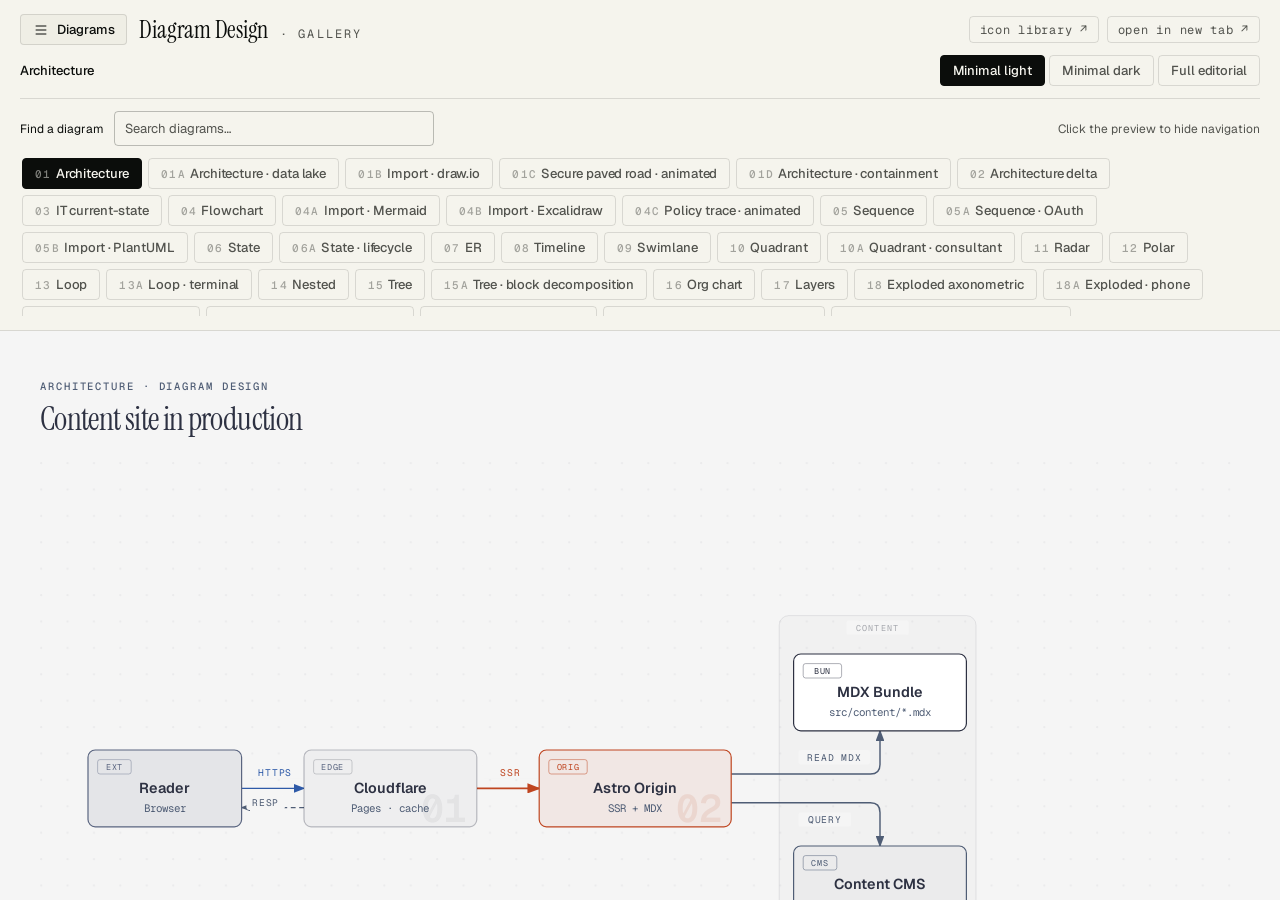
<file: skills/diagram-design/assets/index.html>
<!doctype html>
<html lang="en">
  <head>
    <meta charset="UTF-8" />
    <meta name="viewport" content="width=device-width, initial-scale=1.0" />
    <title>Diagram Design · Gallery</title>
    <link
      href="https://fonts.googleapis.com/css2?family=Instrument+Serif:ital@0;1&family=Geist:wght@400;500;600&family=Geist+Mono:wght@400;500;600&display=swap"
      rel="stylesheet"
    />
    <style>
      *,
      *::before,
      *::after {
        box-sizing: border-box;
        margin: 0;
        padding: 0;
      }
      :root {
        --paper: #f5f4ed;
        --paper-2: #efeee5;
        --ink: #0b0d0b;
        --muted: #52534e;
        --soft: #65655c;
        --rule: rgba(11, 13, 11, 0.12);
        --rule-strong: rgba(11, 13, 11, 0.25);
        --accent: #f7591f;
        --sans: "Geist", system-ui, sans-serif;
        --serif: "Instrument Serif", serif;
        --mono: "Geist Mono", ui-monospace, monospace;
      }
      html,
      body {
        height: 100%;
      }
      body {
        font-family: var(--sans);
        background: var(--paper);
        color: var(--ink);
        display: flex;
        flex-direction: column;
        overflow: hidden;
      }

      .topbar {
        padding: 0.875rem 1.25rem;
        border-bottom: 1px solid var(--rule);
        flex: 0 0 auto;
      }
      .title-row {
        display: flex;
        align-items: center;
        justify-content: space-between;
        margin-bottom: 0.625rem;
        gap: 1rem;
      }
      .title-row h1 {
        font-family: var(--serif);
        font-size: 1.5rem;
        font-weight: 400;
        letter-spacing: -0.01em;
        line-height: 1;
      }
      .title-row .meta {
        font-family: var(--mono);
        font-size: 0.75rem;
        letter-spacing: 0.18em;
        text-transform: uppercase;
        color: var(--muted);
      }
      .title-row .open-raw {
        font-family: var(--mono);
        font-size: 0.75rem;
        letter-spacing: 0.06em;
        color: var(--muted);
        text-decoration: none;
        padding: 0.3rem 0.625rem;
        border: 1px solid var(--rule);
        border-radius: 4px;
        transition:
          color 0.15s,
          border-color 0.15s;
      }
      .open-raw:hover {
        color: var(--accent);
        border-color: var(--accent);
      }

      .tabs {
        display: flex;
        flex-wrap: wrap;
        gap: 0.375rem;
        margin-bottom: 0.5rem;
      }
      .tabs.variants {
        margin-bottom: 0;
        padding: 0;
        border: 0;
        flex-wrap: nowrap;
        flex: 0 1 auto;
        gap: 0.25rem;
      }
      .tab {
        font-family: var(--sans);
        font-size: 0.8125rem;
        font-weight: 500;
        padding: 0.375rem 0.75rem;
        background: transparent;
        color: var(--muted);
        border: 1px solid var(--rule);
        border-radius: 4px;
        cursor: pointer;
        transition: all 0.12s;
        letter-spacing: -0.005em;
      }
      .tab:hover {
        color: var(--ink);
        border-color: var(--rule-strong);
      }
      .tab:disabled {
        opacity: 0.35;
        cursor: not-allowed;
      }
      .tab.active {
        background: var(--ink);
        color: var(--paper);
        border-color: var(--ink);
      }
      .tab .eyebrow {
        display: inline-block;
        margin-right: 0.25rem;
        font-family: var(--mono);
        font-size: 0.6875rem;
        letter-spacing: 0.12em;
        text-transform: uppercase;
        color: inherit;
        opacity: 0.5;
      }
      .tab.new::after {
        content: "NEW";
        display: inline-block;
        margin-left: 0.35rem;
        font-family: var(--mono);
        font-size: 0.6875rem;
        letter-spacing: 0.12em;
        color: var(--accent);
        vertical-align: 1px;
      }
      .tab.active.new::after {
        color: var(--paper);
      }

      main {
        flex: 1 1 auto;
        position: relative;
        background: var(--paper-2);
        overflow: hidden;
      }
      iframe {
        position: absolute;
        inset: 0;
        width: 100%;
        height: 100%;
        border: 0;
        background: var(--paper);
        display: block;
      }

      [hidden] { display: none !important; }
      main { min-height: 0; }
      .brand, .header-actions, .controls, .catalog-tools {
        display: flex;
        align-items: center;
        gap: 0.75rem;
        min-width: 0;
      }
      .header-actions { gap: 0.5rem; }
      .nav-toggle { display: inline-flex; align-items: center; gap: 0.5rem; flex: 0 0 auto; }
      .nav-toggle svg { width: 16px; height: 16px; }
      .nav-toggle[aria-expanded="true"] { background: var(--paper-2); color: var(--ink); }
      .controls { justify-content: space-between; gap: 1rem; }
      .current-diagram { font-size: 0.8125rem; font-weight: 500; overflow: hidden; text-overflow: ellipsis; white-space: nowrap; }
      .catalog { margin-top: 0.75rem; padding-top: 0.75rem; border-top: 1px solid var(--rule); }
      .catalog-tools { justify-content: space-between; margin-bottom: 0.625rem; }
      .search-label { display: flex; align-items: center; gap: 0.625rem; font-size: 0.75rem; min-width: 0; }
      #diagram-search {
        width: min(20rem, 45vw);
        padding: 0.5rem 0.625rem;
        border: 1px solid var(--rule-strong);
        border-radius: 4px;
        background: transparent;
        font: 0.8125rem var(--sans);
        color: var(--ink);
        caret-color: var(--accent);
      }
      #diagram-search::placeholder { color: var(--muted); }
      .catalog-hint, .empty-results { font-size: 0.75rem; color: var(--muted); }
      #type-tabs {
        max-height: min(10rem, 22vh);
        overflow-y: auto;
        overscroll-behavior: contain;
        scrollbar-width: thin;
        scrollbar-color: var(--rule-strong) var(--paper);
        margin: 0;
        padding: 2px 0.5rem 2px 2px;
      }
      #type-tabs .tab { text-align: left; max-width: 100%; overflow-wrap: anywhere; }
      .empty-results { padding: 0.75rem 0; }
      :is(button, a, input):focus-visible { outline: 2px solid var(--ink); outline-offset: 3px; }
      ::selection { background: var(--ink); color: var(--paper); }
      @media (max-width: 640px) {
        .topbar { padding: 0.75rem; }
        .title-row { flex-wrap: wrap; gap: 0.625rem; }
        .brand { flex: 1 1 auto; }
        .title-row h1 { font-size: 1.35rem; }
        .title-row .meta { display: none; }
        .header-actions { margin-left: auto; }
        .controls { flex-wrap: wrap; gap: 0.5rem; }
        .current-diagram { flex-basis: 100%; }
        .tabs.variants { flex-wrap: wrap; max-width: 100%; }
        .catalog-hint { display: none; }
        .search-label { width: 100%; }
        #diagram-search { flex: 1; width: 0; }
        #type-tabs { max-height: min(8rem, 18vh); }
      }
    </style>
  </head>
  <body>
    <header class="topbar">
      <div class="title-row">
        <div class="brand">
          <button class="tab nav-toggle" id="nav-toggle" type="button" aria-expanded="true" aria-controls="diagram-nav">
            <svg viewBox="0 0 24 24" fill="none" stroke="currentColor" stroke-width="1.5" aria-hidden="true"><path d="M4 6h16M4 12h16M4 18h16"/></svg>
            Diagrams
          </button>
        <h1>
          Diagram Design
          <span
            class="meta"
            style="
              font-family: var(--mono);
              font-size: 0.75rem;
              margin-left: 0.5rem;
            "
            >· gallery</span
          >
        </h1>
        </div>
        <div class="header-actions">
          <a class="open-raw" href="icons.html" target="_blank" rel="noopener"
            >icon library ↗</a
          >
          <a
            class="open-raw"
            id="open-raw"
            href="#"
            target="_blank"
            rel="noopener"
            >open in new tab ↗</a
          >
        </div>
      </div>

      <div class="controls">
        <p class="current-diagram" id="current-diagram">Architecture</p>
        <div
          class="tabs variants"
          id="variant-tabs"
          role="radiogroup"
          aria-label="Variant"
        >
          <button class="tab active" data-variant="">Minimal light</button>
          <button class="tab" data-variant="-dark">Minimal dark</button>
          <button class="tab" data-variant="-full">Full editorial</button>
        </div>
      </div>
      <nav class="catalog" id="diagram-nav" aria-label="Diagram catalog">
        <div class="catalog-tools">
          <label class="search-label" for="diagram-search">Find a diagram
            <input id="diagram-search" type="search" placeholder="Search diagrams…" autocomplete="off" />
          </label>
          <span class="catalog-hint">Click the preview to hide navigation</span>
        </div>
      <div class="tabs" id="type-tabs" role="radiogroup" aria-label="Diagram type">
        <button class="tab active" data-type="architecture">
          <span class="eyebrow">01</span>Architecture
        </button>
        <button class="tab" data-type="datalake" data-parent-type="architecture">
          <span class="eyebrow">01a</span>Architecture · data lake
        </button>
        <button class="tab" data-type="import-drawio" data-parent-type="architecture" data-single>
          <span class="eyebrow">01b</span>Import · draw.io
        </button>
        <button class="tab" data-type="paved-road-animated" data-parent-type="architecture" data-single>
          <span class="eyebrow">01c</span>Secure paved road · animated
        </button>
        <button class="tab" data-type="architecture-containment" data-parent-type="architecture">
          <span class="eyebrow">01d</span>Architecture · containment
        </button>
        <button class="tab" data-type="architecture-delta">
          <span class="eyebrow">02</span>Architecture delta
        </button>
        <button class="tab" data-type="it-state">
          <span class="eyebrow">03</span>IT current-state
        </button>
        <button class="tab" data-type="flowchart">
          <span class="eyebrow">04</span>Flowchart
        </button>
        <button class="tab" data-type="import-mermaid" data-parent-type="flowchart" data-single>
          <span class="eyebrow">04a</span>Import · Mermaid
        </button>
        <button class="tab" data-type="import-excalidraw" data-parent-type="flowchart" data-single>
          <span class="eyebrow">04b</span>Import · Excalidraw
        </button>
        <button class="tab" data-type="policy-trace-animated" data-parent-type="flowchart" data-single>
          <span class="eyebrow">04c</span>Policy trace · animated
        </button>
        <button class="tab" data-type="sequence">
          <span class="eyebrow">05</span>Sequence
        </button>
        <button class="tab" data-type="sequence-oauth" data-parent-type="sequence">
          <span class="eyebrow">05a</span>Sequence · OAuth
        </button>
        <button class="tab" data-type="import-plantuml" data-parent-type="sequence" data-single>
          <span class="eyebrow">05b</span>Import · PlantUML
        </button>
        <button class="tab" data-type="state">
          <span class="eyebrow">06</span>State
        </button>
        <button class="tab" data-type="state-lifecycle" data-parent-type="state">
          <span class="eyebrow">06a</span>State · lifecycle
        </button>
        <button class="tab" data-type="er">
          <span class="eyebrow">07</span>ER
        </button>
        <button class="tab" data-type="timeline">
          <span class="eyebrow">08</span>Timeline
        </button>
        <button class="tab" data-type="swimlane">
          <span class="eyebrow">09</span>Swimlane
        </button>
        <button class="tab" data-type="quadrant">
          <span class="eyebrow">10</span>Quadrant
        </button>
        <button class="tab" data-type="quadrant-consultant" data-parent-type="quadrant" data-single>
          <span class="eyebrow">10a</span>Quadrant · consultant
        </button>
        <button class="tab" data-type="radar">
          <span class="eyebrow">11</span>Radar
        </button>
        <button class="tab" data-type="polar">
          <span class="eyebrow">12</span>Polar
        </button>
        <button class="tab" data-type="loop">
          <span class="eyebrow">13</span>Loop
        </button>
        <button class="tab" data-type="loop-terminal" data-parent-type="loop" data-single>
          <span class="eyebrow">13a</span>Loop · terminal
        </button>
        <button class="tab" data-type="nested">
          <span class="eyebrow">14</span>Nested
        </button>
        <button class="tab" data-type="tree">
          <span class="eyebrow">15</span>Tree
        </button>
        <button class="tab" data-type="tree-block-decomposition" data-parent-type="tree">
          <span class="eyebrow">15a</span>Tree · block decomposition
        </button>
        <button class="tab" data-type="org-chart">
          <span class="eyebrow">16</span>Org chart
        </button>
        <button class="tab" data-type="layers">
          <span class="eyebrow">17</span>Layers
        </button>
        <button class="tab" data-type="exploded">
          <span class="eyebrow">18</span>Exploded axonometric
        </button>
        <button class="tab" data-type="exploded-phone" data-parent-type="exploded">
          <span class="eyebrow">18a</span>Exploded · phone
        </button>
        <button class="tab" data-type="exploded-unboxing" data-parent-type="exploded">
          <span class="eyebrow">18b</span>Exploded · unboxing
        </button>
        <button class="tab" data-type="exploded-ai-stack" data-parent-type="exploded">
          <span class="eyebrow">18c</span>Exploded · AI agent stack
        </button>
        <button class="tab" data-type="exploded-keyboard" data-parent-type="exploded">
          <span class="eyebrow">18d</span>Exploded · keyboard
        </button>
        <button class="tab" data-type="exploded-phone-animated" data-parent-type="exploded" data-single>
          <span class="eyebrow">18e</span>Exploded · phone, animated
        </button>
        <button class="tab" data-type="exploded-unboxing-animated" data-parent-type="exploded" data-single>
          <span class="eyebrow">18f</span>Exploded · unboxing, animated
        </button>
        <button class="tab" data-type="exploded-ai-stack-animated" data-parent-type="exploded" data-single>
          <span class="eyebrow">18g</span>Exploded · AI agent stack, animated
        </button>
        <button class="tab" data-type="exploded-keyboard-animated" data-parent-type="exploded" data-single>
          <span class="eyebrow">18h</span>Exploded · keyboard, animated
        </button>
        <button class="tab" data-type="axonometric-plan">
          <span class="eyebrow">19</span>Axonometric plan
        </button>
        <button class="tab" data-type="axonometric-plan-campus" data-parent-type="axonometric-plan">
          <span class="eyebrow">19a</span>Axonometric plan · campus
        </button>
        <button class="tab" data-type="axonometric-plan-coffee-shop" data-parent-type="axonometric-plan">
          <span class="eyebrow">19b</span>Axonometric plan · coffee shop
        </button>
        <button class="tab" data-type="axonometric-plan-warehouse" data-parent-type="axonometric-plan">
          <span class="eyebrow">19c</span>Axonometric plan · warehouse
        </button>
        <button class="tab" data-type="axonometric-plan-campus-animated" data-parent-type="axonometric-plan" data-single>
          <span class="eyebrow">19d</span>Axonometric plan · campus, animated
        </button>
        <button class="tab" data-type="axonometric-plan-coffee-shop-animated" data-parent-type="axonometric-plan" data-single>
          <span class="eyebrow">19e</span>Axonometric plan · coffee shop, animated
        </button>
        <button class="tab" data-type="axonometric-plan-warehouse-animated" data-parent-type="axonometric-plan" data-single>
          <span class="eyebrow">19f</span>Axonometric plan · warehouse, animated
        </button>
        <button class="tab" data-type="venn">
          <span class="eyebrow">20</span>Venn
        </button>
        <button class="tab" data-type="pyramid">
          <span class="eyebrow">21</span>Pyramid
        </button>
        <button class="tab" data-type="bar">
          <span class="eyebrow">22</span>Bar
        </button>
        <button class="tab" data-type="waterfall">
          <span class="eyebrow">23</span>Waterfall
        </button>
        <button class="tab" data-type="treemap">
          <span class="eyebrow">24</span>Treemap
        </button>
        <button class="tab" data-type="marimekko" data-parent-type="treemap">
          <span class="eyebrow">24a</span>Marimekko
        </button>
        <button class="tab" data-type="heatmap">
          <span class="eyebrow">25</span>Heatmap
        </button>
        <button class="tab" data-type="line">
          <span class="eyebrow">26</span>Line
        </button>
        <button class="tab" data-type="slopegraph" data-parent-type="line">
          <span class="eyebrow">26a</span>Line · slopegraph
        </button>
        <button class="tab" data-type="ridgeline" data-parent-type="line">
          <span class="eyebrow">26b</span>Line · ridgeline
        </button>
        <button class="tab" data-type="streamgraph" data-parent-type="line">
          <span class="eyebrow">26c</span>Line · streamgraph
        </button>
        <button class="tab" data-type="bump" data-parent-type="line">
          <span class="eyebrow">26d</span>Line · bump
        </button>
        <button class="tab" data-type="gantt">
          <span class="eyebrow">27</span>Gantt
        </button>
        <button class="tab" data-type="scatter">
          <span class="eyebrow">28</span>Scatter
        </button>
        <button class="tab" data-type="bubble" data-parent-type="scatter">
          <span class="eyebrow">28a</span>Scatter · bubble
        </button>
        <button class="tab" data-type="beeswarm" data-parent-type="scatter">
          <span class="eyebrow">28b</span>Scatter · beeswarm
        </button>
        <button class="tab" data-type="box-plot" data-parent-type="scatter">
          <span class="eyebrow">28c</span>Scatter · box plot
        </button>
        <button class="tab" data-type="high-level">
          <span class="eyebrow">29</span>High-Level
        </button>
        <button class="tab" data-type="high-level-vertical" data-parent-type="high-level">
          <span class="eyebrow">29a</span>High-Level / Parametric
        </button>
        <button class="tab" data-type="process">
          <span class="eyebrow">30</span>Process
        </button>
        <button class="tab" data-type="medallion">
          <span class="eyebrow">31</span>Medallion
        </button>
        <button class="tab" data-type="data-flow">
          <span class="eyebrow">32</span>Data flow
        </button>
        <button class="tab" data-type="queue-animated" data-parent-type="data-flow" data-single>
          <span class="eyebrow">32a</span>Fan-in queue · animated
        </button>
        <button class="tab" data-type="dp-integration">
          <span class="eyebrow">33</span>DP integration
        </button>
        <button class="tab" data-type="dp-security-matrix">
          <span class="eyebrow">34</span>DP security matrix
        </button>
        <button class="tab" data-type="sankey">
          <span class="eyebrow">35</span>Sankey
        </button>
        <button class="tab" data-type="fishbone">
          <span class="eyebrow">36</span>Fishbone
        </button>
        <button class="tab" data-type="wardley">
          <span class="eyebrow">37</span>Wardley map
        </button>
        <button class="tab" data-type="kanban">
          <span class="eyebrow">38</span>Kanban
        </button>
        <button class="tab" data-type="journey">
          <span class="eyebrow">39</span>User journey
        </button>
        <button class="tab" data-type="deployment">
          <span class="eyebrow">40</span>Deployment
        </button>
        <button class="tab" data-type="dependency">
          <span class="eyebrow">41</span>Dependency graph
        </button>
        <button class="tab" data-type="arc-diagram" data-parent-type="dependency">
          <span class="eyebrow">41a</span>Dependency · arc diagram
        </button>
        <button class="tab" data-type="uml-class">
          <span class="eyebrow">42</span>UML class
        </button>
        <button class="tab" data-type="story-map">
          <span class="eyebrow">43</span>Story map
        </button>
        <button class="tab" data-type="db-schema">
          <span class="eyebrow">44</span>Database schema
        </button>
        <button class="tab" data-type="service-blueprint">
          <span class="eyebrow">45</span>Service blueprint
        </button>
        <button class="tab" data-type="sbgn">
          <span class="eyebrow">46</span>SBGN
        </button>
        <button class="tab" data-type="requirement-traceability">
          <span class="eyebrow">47</span>Requirement traceability
        </button>
        <button class="tab" data-type="event-modeling">
          <span class="eyebrow">48</span>Event modeling
        </button>
        <button class="tab" data-type="steps">
          <span class="eyebrow">49</span>Steps
        </button>
        <button class="tab" data-type="unit-grid">
          <span class="eyebrow">50</span>Unit Grid
        </button>
        <button class="tab" data-type="schedule-network">
          <span class="eyebrow">51</span>Schedule network
        </button>
        <button class="tab" data-type="git-graph">
          <span class="eyebrow">52</span>Git graph
        </button>
      </div>

        <p class="empty-results" id="empty-results" role="status" hidden>No diagrams found. Try another search.</p>
      </nav>
    </header>

    <main>
      <iframe
        id="preview"
        src="example-architecture.html"
        title="Preview"
      ></iframe>
    </main>

    <script>
      const state = { type: "architecture", variant: "" };
      const iframe = document.getElementById("preview");
      const openRaw = document.getElementById("open-raw");

      const nav = document.getElementById("diagram-nav");
      const navToggle = document.getElementById("nav-toggle");
      const search = document.getElementById("diagram-search");
      const typeTabs = [...document.querySelectorAll("#type-tabs .tab")];
      const diagramName = (tab) => [...tab.childNodes]
        .filter((node) => node.nodeType === Node.TEXT_NODE)
        .map((node) => node.textContent).join("").trim();

      function setNavigation(open) {
        nav.hidden = !open;
        navToggle.setAttribute("aria-expanded", String(open));
      }
      navToggle.addEventListener("click", () => setNavigation(nav.hidden));
      nav.addEventListener("keydown", (event) => {
        if (event.key === "Escape") {
          setNavigation(false);
          navToggle.focus();
        }
      });
      function filterDiagrams() {
        const query = search.value.trim().toLowerCase();
        typeTabs.forEach((tab) => {
          tab.hidden = !diagramName(tab).toLowerCase().includes(query);
        });
        const visible = typeTabs.filter((tab) => !tab.hidden);
        // Keep one visible option reachable with Tab even if selection is filtered out.
        const focusable = visible.find((tab) => tab.dataset.type === state.type) || visible[0];
        typeTabs.forEach((tab) => { tab.tabIndex = tab === focusable ? 0 : -1; });
        document.getElementById("empty-results").hidden = visible.length > 0;
      }
      search.addEventListener("input", filterDiagrams);
      // Collapse on click, not pointerdown: hiding the catalog moves the preview
      // up, so collapsing mid-press would pull a control out from under the pointer
      // and its click would never fire.
      document.querySelector("main").addEventListener("click", () => setNavigation(false));
      iframe.addEventListener("load", () => {
        try {
          // Iframe events do not bubble to the gallery. Bind after each example load.
          iframe.contentDocument.addEventListener("click", () => setNavigation(false));
        } catch {
          // Local file previews may have an opaque origin; focus is handled below.
        }
      });
      // Opaque local previews expose only the focus change on press. Wait for a
      // normal click to finish inside the example before moving it.
      const PREVIEW_CLICK_GRACE_MS = 400;
      let blurCollapse = 0;
      window.addEventListener("blur", () => {
        if (document.activeElement !== iframe) return;
        let accessible = false;
        try { accessible = iframe.contentDocument !== null; } catch { accessible = false; }
        if (accessible) return;
        clearTimeout(blurCollapse);
        blurCollapse = setTimeout(() => {
          if (document.activeElement === iframe) setNavigation(false);
        }, PREVIEW_CLICK_GRACE_MS);
      });

      function update() {
        const activeType = [...document.querySelectorAll("#type-tabs .tab")].find(
          (tab) => tab.dataset.type === state.type,
        );
        const name = diagramName(activeType);
        document.getElementById("current-diagram").textContent = name;
        iframe.title = `${name} preview`;
        const single = activeType && activeType.hasAttribute("data-single");
        const variantTabs = document.querySelectorAll("#variant-tabs .tab");
        if (single) state.variant = "";
        variantTabs.forEach((tab) => {
          tab.disabled = single && tab.dataset.variant !== "";
        });
        for (const [containerId, key] of [
          ["type-tabs", "type"],
          ["variant-tabs", "variant"],
        ]) {
          document.querySelectorAll(`#${containerId} .tab`).forEach((tab) => {
            const active = tab.dataset[key] === state[key];
            tab.classList.toggle("active", active);
            tab.setAttribute("aria-checked", String(active));
            tab.tabIndex = active ? 0 : -1;
          });
        }
        const src = `example-${state.type}${state.variant}.html`;
        iframe.src = src;
        openRaw.href = src;
        filterDiagrams();
        const selectedTabs = document.querySelectorAll('#variant-tabs [role="radio"][aria-checked="true"]');
        iframe.setAttribute(
          "aria-labelledby",
          ["current-diagram", ...[...selectedTabs].map((tab) => tab.id)].join(" "),
        );
      }

      function bindTabs(containerId, key) {
        const container = document.getElementById(containerId);
        const tabs = [...container.querySelectorAll(".tab")];
        tabs.forEach((tab, index) => {
          tab.id = `${containerId}-${index}`;
          tab.setAttribute("role", "radio");
          tab.setAttribute("aria-controls", "preview");
        });

        function activate(tab, focus = false) {
          state[key] = tab.dataset[key];
          update();
          if (focus) tab.focus();
        }

        container.addEventListener("click", (e) => {
          const btn = e.target.closest(".tab");
          if (!btn || btn.disabled) return;
          activate(btn);
        });
        container.addEventListener("keydown", (e) => {
          const current = e.target.closest('[role="radio"]');
          if (!current || !container.contains(current)) return;
          const enabledTabs = tabs.filter((tab) => !tab.disabled && !tab.hidden);
          const index = enabledTabs.indexOf(current);
          let next;
          if (e.key === "ArrowRight" || e.key === "ArrowDown") {
            next = enabledTabs[(index + 1) % enabledTabs.length];
          }
          if (e.key === "ArrowLeft" || e.key === "ArrowUp") {
            next = enabledTabs[(index - 1 + enabledTabs.length) % enabledTabs.length];
          }
          if (e.key === "Home") next = enabledTabs[0];
          if (e.key === "End") next = enabledTabs.at(-1);
          if (!next) return;
          e.preventDefault();
          activate(next, true);
        });
      }

      bindTabs("type-tabs", "type");
      bindTabs("variant-tabs", "variant");
      update();
    </script>
  </body>
</html>
</file>
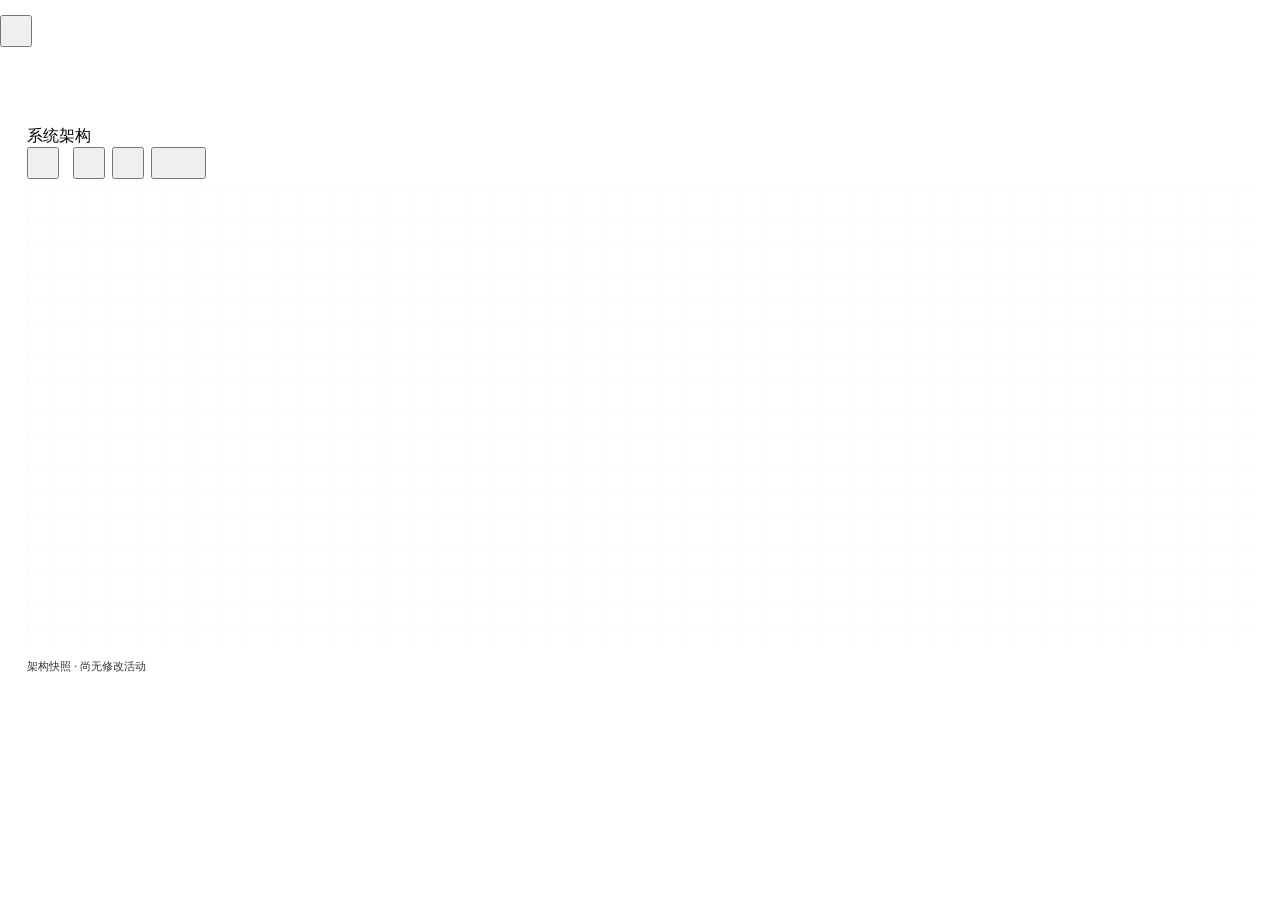
<file: skills/birdview/assets/architecture.html>
<!doctype html>
<html lang="zh-CN">
<head>
  <meta charset="utf-8">
  <meta name="viewport" content="width=device-width, initial-scale=1">
  <title>Birdview</title>
  <link rel="icon" type="image/png" href="/* BIRDVIEW_FAVICON */">
  <script>/* BIRDVIEW_THEME */</script>
  <style>/* BIRDVIEW_CSS */
    #map{flex-shrink:0;min-width:100%;width:auto}#connections{overflow:visible}.map-scroll{align-items:flex-start;max-height:70vh;overflow:auto}.node{width:190px;height:112px;transform:none}.node strong{font-size:13px}.node small{font-size:10px}.node.selected{border-color:var(--mint)}.node small,.node strong{overflow-wrap:anywhere}#evidence{white-space:pre-line}#relations li{font-family:inherit;font-size:0.8571rem;padding:0.5714rem 0;border-bottom:1px solid var(--line)}#relations strong{display:block;font-weight:500}#relations span{color:var(--muted)}.detail{margin-top:1.2857rem}aside{max-height:85vh;overflow:auto}.map-heading{gap:1.2857rem}#identity{overflow-wrap:anywhere}.task>div:first-child{min-width:0}h1{overflow-wrap:anywhere}.empty{color:var(--muted);font-size:0.8571rem}@media(max-width:1000px){aside{display:block;max-height:none}.map-scroll{max-height:55vh}}
    main{max-width:none}.workspace{grid-template-columns:minmax(0,1fr) 22.8571rem;align-items:start}.map-scroll{max-height:none;flex:none;display:block}.map-area{position:sticky;top:1.1429rem}#map{min-width:0;transform-origin:top left;position:absolute;left:0;top:0}#map-stage{position:relative;overflow:hidden;margin:0 auto}aside{max-height:none;overflow:visible}h2,#questions{overflow-wrap:anywhere}#questions{white-space:pre-line}.map-heading{flex-wrap:wrap;padding-right:1.1429rem}.map-tools{display:flex;align-items:center;gap:0.4286rem;margin-left:auto}#zoom-value{width:3.4286rem;text-align:center;font-size:0.7857rem;font-variant-numeric:tabular-nums}.node strong{line-height:1.3}.node .node-top{margin-bottom:7px}@media(max-width:1000px){.workspace{grid-template-columns:minmax(0,1fr)}.map-area{position:static}.map-scroll{max-height:none}}@media(max-width:600px){#uncertainty{display:none}}
    .flow-dot{fill:var(--mint);pointer-events:none}.flow-toggle{display:flex;align-items:center;gap:0.3571rem;margin-right:0.5714rem;font-size:0.7857rem;white-space:nowrap}.flow-toggle input{accent-color:var(--mint)}@media(prefers-reduced-motion:reduce){.flow-dot{display:none}}
    .node{border-radius:8px;text-align:center;padding:10px 12px;display:grid;grid-template-rows:18px 34px 28px;row-gap:4px;align-content:center}.node .node-top{justify-content:center;margin:0}.node strong{font-size:13px;line-height:17px;align-self:center;max-height:34px}.node small{font-size:10px;line-height:14px;margin:0;max-height:28px}.node strong,.node small{display:-webkit-box;-webkit-box-orient:vertical;-webkit-line-clamp:2;overflow:hidden}.node .uncertain-mark{position:absolute;top:8px;right:9px;width:15px;height:15px;font-size:10px;line-height:15px;border:1px solid #b89a54;border-radius:50%;color:#b89a54}.module-meta{font-size:0.7857rem;color:var(--muted);margin:0.7143rem 0}
    #language{width:6rem;height:2.4286rem;font-size:0.8571rem}.header-actions{gap:0.7143rem}@media(max-width:600px){header .simulation{display:none}.map-tools{flex-wrap:wrap;justify-content:flex-end}}
    header{height:4.4286rem}main{padding:1.2857rem 1.7143rem 0}.task{padding-bottom:1.1429rem}.task h1{font-size:1.5rem;margin:0.3571rem 0}.workspace{grid-template-columns:minmax(0,1fr);border-bottom:0}.workspace.inspector-open{grid-template-columns:minmax(0,1fr) 22.8571rem}.workspace aside{display:none}.workspace.inspector-open aside{display:block}.map-heading{padding:1rem 1.1429rem 1rem 0}.map-scroll{padding:1.4286rem 0;min-height:25.7143rem;background-image:linear-gradient(#82928b09 1px,transparent 1px),linear-gradient(90deg,#82928b09 1px,transparent 1px);background-size:1.7143rem 1.7143rem}.node{background:#232b2e;border-color:#64777b}.node[data-kind="external"]{border-style:dashed}.group-frame{position:absolute;border:1px solid #50999a80;background:#3d9b9809;border-radius:8px;pointer-events:none}.group-frame:nth-child(even){border-color:#b7995780;background:#b7995708}.group-label{position:absolute;top:12px;left:18px;right:18px;color:var(--muted);font-size:12px;white-space:nowrap;overflow:hidden;text-overflow:ellipsis}#groups{position:absolute;inset:0}#close-details{float:right}#show-details{margin-left:0.4286rem}.map-area{top:0.7143rem}@media(max-width:1000px){.workspace.inspector-open{grid-template-columns:minmax(0,1fr)}}@media(max-width:600px){main{padding:1rem 1.1429rem 0}.map-scroll{min-height:15.7143rem}.brand .subtitle{display:none}}
    button:not(.node):not(.step){width:2rem;height:2rem}button:not(.node):not(.step) svg{width:1.1429rem;height:1.1429rem}#language{height:2rem;width:5.5714rem;padding:0.2143rem 0.4286rem;font-size:0.7857rem}.map-tools{gap:0.2857rem}.header-actions{gap:0.5714rem}#zoom-value{width:3rem}.flow-toggle{margin-right:0.3571rem}
    .node{width:164px;height:72px;padding:7px 20px;grid-template-rows:26px 28px;row-gap:2px}.node .node-top{position:absolute;top:9px;left:9px;width:13px;height:13px}.node .node-top svg{width:13px;height:13px}.node strong{line-height:13px;max-height:26px}.node .uncertain-mark{top:8px;right:7px}
    .node{border-radius:12px;background:var(--node-bg);border-color:var(--node-border)}.node strong{font-weight:650}.node[data-tone="teal"]{--node-bg:#203b37;--node-border:#497e70;--node-accent:#a1e2ce}.node[data-tone="amber"]{--node-bg:#3b3324;--node-border:#897243;--node-accent:#ead096}.node[data-tone="blue"]{--node-bg:#273744;--node-border:#557f9e;--node-accent:#a8d7f3}.node[data-tone="rose"]{--node-bg:#3e2c34;--node-border:#916276;--node-accent:#edb7cb}.node .node-top svg{color:var(--node-accent)}.node:hover,.node.selected{border-color:var(--node-accent);box-shadow:0 0 0 1px var(--node-accent)}[data-theme="light"] .node[data-tone="teal"]{--node-bg:#eaf5f0;--node-border:#a1c7b6;--node-accent:#277359}[data-theme="light"] .node[data-tone="amber"]{--node-bg:#fbf3e4;--node-border:#d7bf8e;--node-accent:#8e681e}[data-theme="light"] .node[data-tone="blue"]{--node-bg:#eaf3fa;--node-border:#a4bfd3;--node-accent:#336d98}[data-theme="light"] .node[data-tone="rose"]{--node-bg:#faeef2;--node-border:#d4adbc;--node-accent:#985369}[data-theme="light"] .node{background:var(--node-bg);border-color:var(--node-border)}[data-theme="light"] .node .node-top svg{color:var(--node-accent)}[data-theme="light"] .node:hover,[data-theme="light"] .node.selected{border-color:var(--node-accent)}
    .node[data-tone="violet"]{--node-bg:#342d46;--node-border:#806aab;--node-accent:#d1b9f4}.node[data-tone="slate"]{--node-bg:#303b40;--node-border:#718892;--node-accent:#c0d6df}[data-theme="light"] .node[data-tone="violet"]{--node-bg:#f1ebfb;--node-border:#c4afdf;--node-accent:#7850a1}[data-theme="light"] .node[data-tone="slate"]{--node-bg:#edf1f4;--node-border:#afbec7;--node-accent:#536e7c}
    .node{border-width:1.5px;box-shadow:0 2px 4px #0000000a}.node strong{color:#edf5f2}.node small{color:#b1c2bd}.node[data-kind="external"]{border-style:solid}.group-frame{border-style:dashed;background:transparent}.node.selected,.node:hover{box-shadow:0 0 0 1px var(--node-accent),0 3px 8px #0000000c}[data-theme="light"] .node strong{color:#142736}[data-theme="light"] .node small{color:#52687b}[data-theme="light"] .node[data-tone="blue"]{--node-bg:#e8f3ff;--node-border:#3781c5;--node-accent:#2169a8}[data-theme="light"] .node[data-tone="teal"]{--node-bg:#dff5eb;--node-border:#129870;--node-accent:#087a58}[data-theme="light"] .node[data-tone="violet"]{--node-bg:#eee6ff;--node-border:#8b51de;--node-accent:#763bc8}[data-theme="light"] .node[data-tone="amber"]{--node-bg:#fff2da;--node-border:#d18a17;--node-accent:#b06b08}[data-theme="light"] .node[data-tone="rose"]{--node-bg:#ffebf0;--node-border:#df4a72;--node-accent:#bf3058}[data-theme="light"] .node[data-tone="slate"]{--node-bg:#edf0f5;--node-border:#7b8ba4;--node-accent:#526780}.role-legend{display:flex;flex-wrap:wrap;gap:0.8571rem;width:100%;padding-bottom:0.5714rem;border-bottom:1px solid var(--line)}.role-legend>span{display:flex;gap:0.4286rem;align-items:center}.role-legend svg{width:0.9286rem;height:0.9286rem}.role-legend [data-tone="blue"]{color:#3781c5}.role-legend [data-tone="teal"]{color:#129870}.role-legend [data-tone="violet"]{color:#9c72e0}.role-legend [data-tone="amber"]{color:#bd861f}.role-legend [data-tone="rose"]{color:#df4a72}.role-legend [data-tone="slate"]{color:#7b8ba4}
    .node.flow-hover,[data-theme="light"] .node.flow-hover{border-color:var(--node-accent);box-shadow:0 0 0 2px var(--node-accent),0 0 14px color-mix(in srgb,var(--node-accent) 45%,transparent),0 0 28px color-mix(in srgb,var(--node-accent) 22%,transparent)}.node{transition:opacity .15s ease}.edge.relevant,[data-theme="light"] .edge.relevant{stroke:var(--flow-accent);stroke-width:2;opacity:1;filter:drop-shadow(0 0 3px var(--flow-accent))}.flow-dot{fill:var(--flow-accent);filter:drop-shadow(0 0 4px var(--flow-accent))}.workspace:not(.inspector-open) .node.selected:not(.flow-hover){border-color:var(--node-border);box-shadow:0 2px 4px #0000000a}.workspace:not(.inspector-open) .node.selected:after{display:none}
    .node[data-tone="cyan"]{--node-bg:#193c43;--node-border:#448e9d;--node-accent:#8bddea}[data-theme="light"] .node[data-tone="cyan"]{--node-bg:#dff6fa;--node-border:#1596ad;--node-accent:#087e93}.role-legend [data-tone="cyan"]{color:#8bddea}[data-theme="light"] .role-legend [data-tone="cyan"]{color:#087e93}
    #relation-view{height:2rem;max-width:9.2857rem;font-size:0.7857rem;padding:0.2143rem 0.4286rem}#relation-count{font-size:0.7857rem;color:var(--muted);margin-right:0.7143rem}.node.context-muted{opacity:.5}.edge.context-muted,[data-theme="light"] .edge.context-muted{opacity:.12;filter:none}.map-tools{flex-wrap:wrap}@media(prefers-reduced-motion:reduce){.node{transition:none}}
    .hidden-relations{position:absolute;top:9px;right:9px;color:var(--node-accent);font-size:10px;font-weight:500;line-height:13px;font-variant-numeric:tabular-nums}.hidden-relations[hidden]{display:none}.node:has(.uncertain-mark) .hidden-relations{right:28px}
    .activity-panel{padding:0.8571rem 0;border-top:1px solid var(--line)}.activity-panel[hidden]{display:none}.activity-toolbar{display:flex;align-items:center;gap:0.7143rem;flex-wrap:wrap}.activity-toolbar select{max-width:100%;font-size:0.8571rem;height:2rem}.activity-toolbar span{font-size:0.7857rem;color:var(--muted)}#activity-step{margin-left:auto}#activity-summary{margin-top:0.8571rem;font-size:0.9286rem;overflow-wrap:anywhere}#activity-details{display:grid;grid-template-columns:repeat(5,minmax(0,1fr));gap:1.1429rem;margin-top:0.8571rem;font-size:0.7857rem}#activity-details[hidden]{display:none}#activity-details strong{display:block;margin-bottom:0.3571rem;color:var(--muted)}#activity-details div{white-space:pre-wrap;overflow-wrap:anywhere}.node.activity-outside{opacity:.23!important}.node.activity-scope{outline:2px dashed var(--node-accent);outline-offset:4px}.node.activity-target{opacity:1!important;box-shadow:0 0 0 2px var(--node-accent),0 0 22px var(--node-accent)!important}@media(max-width:800px){#activity-details{grid-template-columns:repeat(2,minmax(0,1fr))}#activity-step{margin-left:0;min-width:0}}
    .node.activity-outside{opacity:.48!important;filter:grayscale(1)}.node.activity-target{filter:none}.edge.activity-edge-outside{opacity:.15!important}
    #activity-mode{display:flex;flex-wrap:wrap;gap:2px;padding:0.2143rem;border:1px solid var(--line);border-radius:0.4286rem}
    #activity-mode button{width:auto;min-height:2.1429rem;height:auto;display:flex;gap:0.4286rem;padding:0.3571rem 0.7143rem;border:0;font-size:0.8571rem;white-space:nowrap}
    #activity-mode button[aria-pressed="true"]{background:var(--line);color:var(--mint)}
    .activity-history{display:flex;gap:0.2857rem;align-items:center;margin-left:auto;min-width:0;max-width:100%}.activity-history button{flex-shrink:0}#activity-step{margin:0;min-width:0;max-width:21.4286rem;flex:1}
    #activity-disclosure{margin-top:0.7143rem;font-size:0.8571rem;color:var(--muted)}#activity-disclosure summary{cursor:pointer;width:fit-content;max-width:100%;overflow-wrap:anywhere}#activity-disclosure summary:focus-visible{outline:2px solid var(--mint);outline-offset:0.2143rem}
    .map-panes{display:grid;grid-template-columns:minmax(0,1fr);gap:1.1429rem}.map-pane{min-width:0}.map-pane[hidden]{display:none}
    .pane-title{font-size:0.8571rem;font-weight:600;color:var(--muted);margin:0;padding:0.5714rem 0}.map-panes .pane-title{display:none}
    .map-panes .map-scroll{height:clamp(18.5714rem,52vh,45.7143rem);min-height:0;max-height:none;overflow:auto;cursor:grab;scrollbar-gutter:stable;touch-action:pan-x pan-y}.map-scroll:active{cursor:grabbing}
    .legend>span:last-child{gap:1.1429rem;flex-wrap:wrap}.node{border-radius:8px}.activity-toolbar button:active{transform:scale(.97)}
    @media(max-width:800px){.activity-history{margin-left:0;width:100%}#activity-step{max-width:none}#activity-details{grid-template-columns:minmax(0,1fr)}}
    @media(max-width:600px){#activity-mode{width:100%}#activity-mode button{flex:1;padding:0.3571rem 0.4286rem}.map-heading{gap:0.7143rem}.map-tools{justify-content:flex-start;margin-left:0;width:100%}.map-tools select{min-width:0}#relation-count{margin-right:2px}.map-panes .map-scroll{height:24.2857rem}.header-actions{min-width:0}.brand{gap:0.5714rem}header{gap:0.5714rem}}
    header{height:auto;min-height:4.4286rem;gap:2rem;padding-top:0.7143rem;padding-bottom:0.7143rem}header .brand,header .header-actions{flex-shrink:0}header .task{flex:1;min-width:0;padding:0;gap:1.7143rem}header .task h1{font-size:1.1429rem;line-height:1.4;margin:0.2143rem 0 0}header #identity{font-size:0.7143rem}
    @media(max-width:1000px){header{flex-wrap:wrap;gap:0.8571rem 1.4286rem}header .task{order:3;flex-basis:100%}header .header-actions{margin-left:auto}}
    @media(max-width:600px){header .task h1{font-size:1.0714rem}header .task{gap:0.8571rem}}
    :root[data-theme="light"]{background:#fff}[data-theme="light"] .map-scroll{background:#fff}
    .group-frame[data-role]{background:#242829;border-color:#78858080}.group-frame[data-role="interaction"]{background:#1c282c;border-color:#50999a80}.group-frame[data-role="runtime"]{background:#29271f;border-color:#b7995780}.group-frame[data-role="external-services"]{background:#242630;border-color:#8a82ac80}
    [data-theme="light"] .group-frame[data-role]{background:#f4f5f5}[data-theme="light"] .group-frame[data-role="interaction"]{background:#f0f7fa}[data-theme="light"] .group-frame[data-role="runtime"]{background:#faf7ee}[data-theme="light"] .group-frame[data-role="external-services"]{background:#f3f1f8}
    /* Keep the workspace within the viewport; long evidence scrolls independently. */
    html,body{height:100%;overflow:hidden}body{height:100dvh;display:flex;flex-direction:column;margin:0}
    body>header{flex:none}body>main{flex:1;min-height:0;width:100%;box-sizing:border-box;display:flex;flex-direction:column;overflow:hidden}
    .activity-panel{flex:none;max-height:30%;overflow:auto}.workspace{position:relative;flex:1;min-height:0;overflow:hidden;align-items:stretch}
    .map-area{position:static;min-height:0;overflow:hidden}.map-heading,.legend{flex:none}.legend{max-height:7.1429rem;overflow:auto;padding:0.7143rem 1.1429rem 0.7143rem 0}
    .map-panes{flex:1;min-height:0;overflow:hidden;grid-template-rows:minmax(0,1fr)}.map-pane{display:flex;flex-direction:column;min-height:0;overflow:hidden}.pane-title{flex:none}
    .map-panes .map-scroll{flex:1;height:auto;min-height:0;max-height:none;box-sizing:border-box}
    .workspace aside{min-height:0;height:100%;max-height:100%;overflow:auto;box-sizing:border-box;overscroll-behavior:contain}
    @media(max-width:1000px){.workspace.inspector-open aside{position:absolute;right:0;top:0;bottom:0;width:min(25.7143rem,100%);z-index:5;background:#202626;box-shadow:-0.5714rem 0 1.7143rem #0002}[data-theme="light"] .workspace.inspector-open aside{background:#fff}}
    @media(max-width:800px){.map-heading{padding:0.5714rem 0}.legend{max-height:4.5714rem}.activity-panel{max-height:26%}}
    .map-heading{gap:0.8571rem;padding:0.7143rem 0}.map-tools{gap:0.8571rem}.relation-tools,.zoom-tools{display:flex;align-items:center;gap:0.2857rem}.zoom-tools{border-left:1px solid var(--line);padding-left:0.8571rem}#actual{width:3.4286rem}#zoom-value{width:auto;pointer-events:none}#show-details{margin-left:0;border-left-width:2px}
    .activity-toolbar{flex-wrap:nowrap;gap:1.1429rem}.activity-history{order:2;flex-shrink:0;margin-left:auto;width:auto}.activity-toolbar #activity-summary{order:1;margin:0;min-width:0;font-size:0.8571rem;line-height:1.5}.activity-panel{padding:0.7143rem 0}#activity-disclosure{margin-top:0.4286rem}
    .legend{gap:0.8571rem;align-items:center}.legend .role-legend{width:auto;border:0;padding:0;gap:0.8571rem}.legend>span:last-child{gap:0.7143rem}#relation-count{margin:0 0 0 auto;white-space:nowrap}
    @media(max-width:1100px){.map-tools{gap:0.5714rem}.zoom-tools{padding-left:0.5714rem}.activity-toolbar{flex-wrap:wrap}.activity-toolbar #activity-summary{flex-basis:100%}.activity-history{order:0;margin-left:0}.map-heading #activity-mode{width:auto}}
    @media(max-width:600px){.map-heading #activity-mode{width:100%}.map-heading .map-tools{width:100%;justify-content:space-between}.relation-tools{gap:0.4286rem}.map-tools .flow-toggle{margin-right:0}.legend{max-height:5.5714rem}.activity-history{width:100%}}
    @media(max-width:1000px){.workspace.inspector-open aside{top:var(--toolbar-height,7.1429rem);height:calc(100% - var(--toolbar-height,7.1429rem))}}
    /* BIRDVIEW_GUIDE_CSS */
    /* Keep the first view calm: details and status remain available without competing with the map. */
    .activity-toolbar{gap:0.5714rem}.activity-toolbar #activity-source{display:none}.activity-toolbar #activity-summary,.activity-toolbar #activity-disclosure{display:none}.activity-history{gap:0.2143rem}.activity-history button{width:2.1429rem;height:2.1429rem}.legend{gap:0.7143rem;font-size:0.7143rem}.legend .role-legend{opacity:.78}.legend>span:last-child{color:var(--muted);opacity:.8}.node.dim{opacity:.2}.node.scope{opacity:.58}.edge.dim{opacity:.1}
    .show-activity-context .activity-panel{height:auto;padding:0.4286rem 0;border-bottom:1px solid var(--line);overflow:visible}.show-activity-context .activity-panel .activity-toolbar{position:relative;top:auto;right:auto}.show-activity-context .activity-panel #activity-summary{display:block;order:1;margin:0;flex:1;min-width:0;white-space:nowrap;overflow:hidden;text-overflow:ellipsis}.show-activity-context .activity-panel #activity-disclosure{display:block;order:2;margin:0;font-size:0.7857rem}.show-activity-context .activity-panel #activity-disclosure summary{cursor:pointer;color:var(--muted)}.show-activity-context .activity-panel #activity-details{grid-template-columns:repeat(4,minmax(0,1fr));gap:0.7143rem;margin-top:0.5714rem;font-size:0.7143rem}.show-activity-context .activity-panel .activity-history{order:3;margin-left:auto}
    .map-tools{gap:0.4286rem}
    .activity-panel{height:0;padding:0;border:0;position:relative;z-index:4;overflow:visible}.activity-panel .activity-toolbar{position:absolute;right:0;top:-3rem;width:auto}.activity-panel #activity-disclosure{display:none}
    /* Keep primary canvas controls visible for quick inspection. */
    .map-tools .relation-tools,.map-tools .zoom-tools{display:flex}.map-tools .relation-tools #relation-view,.map-tools .relation-tools #relation-count,.map-tools .relation-tools .flow-toggle,.map-tools .zoom-tools #zoom-out,.map-tools .zoom-tools #zoom-in,.map-tools .zoom-tools #actual,.map-tools .zoom-tools #zoom-value{display:flex}.map-tools .zoom-tools #zoom-value{align-items:center;justify-content:center}.map-tools .zoom-tools{border-left:1px solid var(--line);padding-left:0.7143rem}.map-tools #fit,.map-tools #show-details{display:flex}.map-heading{border-top:0;border-bottom:0}.activity-panel{border:0!important}.activity-panel .activity-toolbar{top:0}.activity-toolbar[hidden]{display:none!important}.brand strong{position:absolute;width:1px;height:1px;padding:0;margin:-1px;overflow:hidden;clip:rect(0,0,0,0);white-space:nowrap;border:0}header .task h1{font-size:1rem;font-weight:500;color:var(--muted)}header .simulation{display:none}
    /* Keep one page divider between header and workspace. */
    main{border-top:0}.workspace{border-top:0}
    .activity-panel,.show-activity-context .activity-panel{height:auto;max-height:none;padding:0;overflow:visible}
    .activity-panel .activity-toolbar,.show-activity-context .activity-panel .activity-toolbar{position:static;padding:0.2857rem 0}
    .show-activity-context .activity-panel{max-height:35%;overflow:auto;padding:0.5714rem 0 0.8571rem}
    .show-activity-context .activity-panel .activity-toolbar{display:flex;flex-wrap:wrap;align-items:flex-start;gap:0.5714rem 1.4286rem;width:100%}
    .show-activity-context .activity-panel #activity-summary{display:block;order:1;flex:1 1 25.7143rem;white-space:normal;overflow:visible;line-height:1.7;font-size:0.9286rem;color:inherit}
    .show-activity-context .activity-panel .activity-history{order:2;flex:0 1 auto}
    .show-activity-context .activity-panel #activity-source{display:block;order:3;flex-basis:100%;font-size:0.7143rem;color:var(--muted)}
    .show-activity-context .activity-panel #activity-disclosure{display:block;margin-top:0.4286rem}
    .activity-panel #activity-summary[hidden],.activity-panel #activity-disclosure[hidden]{display:none}
    @media(max-width:600px){.show-activity-context .activity-panel{max-height:38%}.show-activity-context .activity-panel #activity-summary{flex-basis:100%;font-size:0.8571rem}.show-activity-context .activity-panel .activity-history{width:100%;margin-left:0}.show-activity-context .activity-panel #activity-details{grid-template-columns:minmax(0,1fr)}}
    .edge.activity-edge-core,[data-theme="light"] .edge.activity-edge-core{stroke:var(--mint);stroke-width:2.5;opacity:1!important}.edge-label{display:none;font-size:11px;font-weight:600;fill:var(--mint);text-anchor:middle;paint-order:stroke;stroke:#141617;stroke-width:4px;stroke-linejoin:round;pointer-events:none}[data-theme="light"] .edge-label{stroke:#fff}.edge-label.visible{display:inline}.edge-label.context-muted{opacity:.15}.arrow-change-head{fill:var(--mint)}
    .change-callout{position:absolute;left:50%;top:calc(100% + 6px);transform:translateX(-50%);white-space:nowrap;padding:2px 8px;border-radius:999px;font-size:10px;line-height:14px;font-weight:600;color:var(--node-accent);background:var(--node-bg);border:1px solid var(--node-accent);pointer-events:none}.node:not(.activity-target) .change-callout{display:none}
    /* BIRDVIEW_CONSTRAINTS_CSS */
    .node,.edge{transition:opacity 150ms cubic-bezier(0.23,1,0.32,1)}
    :root[data-motion-input="pointer"] .workspace.inspector-open aside{transition:opacity 200ms cubic-bezier(0.23,1,0.32,1),transform 200ms cubic-bezier(0.23,1,0.32,1)}
    @starting-style{:root[data-motion-input="pointer"] .workspace.inspector-open aside{opacity:0;transform:translateX(-6px)}}
    @media(prefers-reduced-motion:reduce){.node,.edge,:root[data-motion-input="pointer"] .workspace.inspector-open aside{transition:none}}
    /* Change header: step navigation, phase and plan in one row; target chips below. */
    .show-activity-context .activity-panel .activity-toolbar{flex-wrap:nowrap;align-items:center;gap:0.8571rem}.show-activity-context .activity-panel .activity-history{order:0;margin:0;flex:none}.show-activity-context .activity-panel #activity-step{flex:none;width:auto;max-width:15.7143rem}
    #activity-phase{order:1;flex:none;padding:2px 0.6429rem;border-radius:71.3571rem;font-size:0.7857rem!important;font-weight:600;line-height:1.2857rem;color:var(--mint)!important;border:1px solid currentColor}#activity-phase[data-phase="verifying"]{color:#7fb7e8!important}#activity-phase[data-phase="failed"],#activity-phase[data-phase="cancelled"]{color:#e79a9a!important}#activity-phase[data-phase="completed"]{color:var(--muted)!important}
    [data-theme="light"] #activity-phase[data-phase="verifying"]{color:#2169a8!important}[data-theme="light"] #activity-phase[data-phase="failed"],[data-theme="light"] #activity-phase[data-phase="cancelled"]{color:#b23a3a!important}
    .show-activity-context .activity-panel #activity-summary{order:2;flex:1 1 auto;font-size:1rem;line-height:1.5}.show-activity-context .activity-panel #activity-source{order:3;flex:none;flex-basis:auto;padding:2px 0.5714rem;border:1px dashed var(--line);border-radius:0.2857rem;white-space:nowrap}
    #activity-meta{display:flex;flex-wrap:wrap;align-items:center;gap:0.4286rem 1rem;margin-top:0.5714rem}#activity-meta[hidden]{display:none}#activity-targets{display:flex;flex-wrap:wrap;align-items:center;gap:0.4286rem}.activity-targets-label{font-size:0.7857rem;color:var(--muted);margin-right:2px}
    :is(.activity-chip,.impact-row){--chip:#c0d6df}#activity-targets .activity-chip{width:auto;min-width:0;max-width:none;height:auto;min-height:0;display:inline-flex;flex-direction:row;white-space:nowrap;align-items:center;gap:0.4286rem;padding:0.2143rem 0.7143rem;border:1px solid color-mix(in srgb,var(--chip) 55%,transparent);border-radius:71.3571rem;background:color-mix(in srgb,var(--chip) 12%,transparent);color:inherit;font-size:0.8571rem;line-height:1.1429rem;cursor:pointer}.activity-chip::before{content:"";width:0.5rem;height:0.5rem;border-radius:50%;background:var(--chip)}.activity-chip:hover,.activity-chip:focus-visible{border-color:var(--chip)}
    :is(.activity-chip,.impact-row)[data-tone="teal"]{--chip:#a1e2ce}:is(.activity-chip,.impact-row)[data-tone="amber"]{--chip:#ead096}:is(.activity-chip,.impact-row)[data-tone="blue"]{--chip:#a8d7f3}:is(.activity-chip,.impact-row)[data-tone="rose"]{--chip:#edb7cb}:is(.activity-chip,.impact-row)[data-tone="violet"]{--chip:#d1b9f4}:is(.activity-chip,.impact-row)[data-tone="cyan"]{--chip:#8bddea}
    [data-theme="light"] :is(.activity-chip,.impact-row){--chip:#526780}[data-theme="light"] :is(.activity-chip,.impact-row)[data-tone="teal"]{--chip:#087a58}[data-theme="light"] :is(.activity-chip,.impact-row)[data-tone="amber"]{--chip:#b06b08}[data-theme="light"] :is(.activity-chip,.impact-row)[data-tone="blue"]{--chip:#2169a8}[data-theme="light"] :is(.activity-chip,.impact-row)[data-tone="rose"]{--chip:#bf3058}[data-theme="light"] :is(.activity-chip,.impact-row)[data-tone="violet"]{--chip:#763bc8}[data-theme="light"] :is(.activity-chip,.impact-row)[data-tone="cyan"]{--chip:#087e93}
    .show-activity-context .activity-panel #activity-disclosure{margin:0}
    @media(max-width:800px){.show-activity-context .activity-panel .activity-toolbar{flex-wrap:wrap}.show-activity-context .activity-panel #activity-summary{flex-basis:100%;order:3}.show-activity-context .activity-panel #activity-source{order:2}}
    /* Targets live in the view-toggle row; open details take the full width below it. */
    .map-heading{flex-wrap:wrap;gap:0.5714rem 1.1429rem}.map-heading #activity-meta{flex:1 1 auto;min-width:0;margin:0}.map-heading .map-tools{margin-left:auto}
    @media(max-width:800px){.map-heading #activity-meta{flex-basis:100%}}
    /* Details float over the map as a card anchored to the toolbar row, so opening them never reflows or rescales the map. */
    .map-heading{position:relative;z-index:6}.map-heading #activity-meta{position:relative}.map-heading #activity-disclosure{position:static}
    .map-heading #activity-details{position:absolute;left:0;top:calc(100% + 0.7143rem);z-index:7;width:min(40rem,calc(100vw - 3.4286rem));max-height:min(50vh,24.2857rem);overflow:auto;margin:0;padding:1rem 1.1429rem;display:grid;grid-template-columns:minmax(0,1fr);gap:0.7143rem;border:1px solid var(--line);border-radius:0.7143rem;background:#1b1f20;box-shadow:0 0.8571rem 2.2857rem -0.8571rem #000c;font-size:0.8571rem;color:inherit}
    [data-theme="light"] .map-heading #activity-details{background:#fff;box-shadow:0 0.8571rem 2.2857rem -1rem #1a2a2240}
    .map-heading #activity-details>div{display:grid;grid-template-columns:8.5714rem minmax(0,1fr);gap:0.8571rem;align-items:baseline}.map-heading #activity-details>div+div{padding-top:0.7143rem;border-top:1px solid var(--line)}.map-heading #activity-details strong{margin:0;font-weight:500}
    @media(max-width:600px){.map-heading #activity-details>div{grid-template-columns:minmax(0,1fr);gap:2px}}
    /* Outside-scope impact layer of the changes view: marked neighbours plus a list of how each connects. */
    :root{--impact:#e0a84f}:root[data-theme="light"]{--impact:#b0700a}
    .map-panes.impact{grid-template-columns:minmax(0,1fr) 21.4286rem}
    .node.impact-neighbor{opacity:.9!important;filter:saturate(.3)!important;outline:2px dashed var(--impact);outline-offset:4px}
    .edge.impact-edge,[data-theme="light"] .edge.impact-edge{stroke:var(--impact);stroke-width:1.75;opacity:1!important}
    .legend .neighbor{border:1px dashed var(--impact)}
    #impact-panel{min-width:0;overflow:auto;padding:0.2857rem 0 0.8571rem 1.4286rem;border-left:1px solid var(--line);font-size:0.8571rem}#impact-panel[hidden]{display:none}#impact-panel h2{margin:0.2857rem 0 0.4286rem;font-size:1.0714rem}
    .impact-heading{display:flex;align-items:center;gap:0.4286rem;margin:0.2857rem 0 0.8571rem}.impact-heading h2{margin:0!important}#impact-panel .impact-info{display:inline-flex;align-items:center;justify-content:center;width:1.7143rem;height:1.7143rem;min-height:0;padding:0;border:0;border-radius:50%;background:transparent;color:var(--muted);cursor:pointer}#impact-panel .impact-info:hover,#impact-panel .impact-info[aria-expanded="true"]{color:inherit;background:var(--line)}.impact-info svg{width:1.0714rem;height:1.0714rem}.impact-help{margin:-0.2857rem 0 1rem;padding:0.7143rem 0.8571rem;border-radius:0.5714rem;background:color-mix(in srgb,var(--line) 45%,transparent);color:var(--muted);font-size:0.7857rem;line-height:1.6}.impact-help[hidden]{display:none}.impact-help p{margin:0}.impact-help p+p{margin-top:0.4286rem}.impact-names{margin:0;color:var(--muted);line-height:1.6}.impact-section{display:grid;gap:0.4286rem;margin-bottom:1.1429rem}.impact-section>p{margin:0;color:var(--muted)}.impact-label{font-size:0.7857rem;font-weight:600;color:var(--muted)}
    #impact-panel .impact-row{display:grid;justify-items:start;gap:0.2143rem;width:100%;height:auto;min-height:0;padding:0.5714rem 0.7143rem;border:1px solid var(--line);border-radius:0.5714rem;background:transparent;color:inherit;text-align:left;cursor:pointer}#impact-panel .impact-row:hover,#impact-panel .impact-row:focus-visible{border-color:var(--chip)}
    #impact-panel .impact-row.neighbor{border-color:color-mix(in srgb,var(--impact) 45%,var(--line))}#impact-panel .impact-row.neighbor:hover{border-color:var(--impact)}
    .impact-row strong{display:flex;align-items:center;gap:0.4286rem;font-size:0.9286rem;font-weight:600}.impact-row strong::before{content:"";flex:none;width:0.5rem;height:0.5rem;border-radius:50%;background:var(--chip)}.impact-row small{color:var(--muted);font-size:0.7857rem;line-height:1.5}.impact-tag{font-size:0.7143rem;color:var(--mint)}
    @media(max-width:800px){.map-panes.impact{grid-template-columns:minmax(0,1fr);grid-template-rows:minmax(0,1.4fr) minmax(0,1fr)}#impact-panel{max-height:none;padding:0.8571rem 0 0;border-left:0;border-top:1px solid var(--line)}}
    #activity-meta #impact-toggle{width:auto;height:auto;min-height:0;display:inline-flex;align-items:center;gap:0.4286rem;margin-left:0.2857rem;padding:0.2143rem 0.7143rem;border:1px dashed var(--line);border-radius:71.3571rem;background:transparent;color:var(--muted);font-size:0.8571rem;line-height:1.1429rem;white-space:nowrap;cursor:pointer}#impact-toggle::before{content:"";width:0.5rem;height:0.5rem;border:1px dashed var(--impact);border-radius:2px}#activity-meta #impact-toggle[aria-pressed="true"]{border:1px solid var(--impact);background:color-mix(in srgb,var(--impact) 14%,transparent);color:inherit}#impact-toggle[aria-pressed="true"]::before{border-style:solid;background:var(--impact)}
    /* Calmer change emphasis: unrelated modules fade but keep their colour, so both views read as one map. */
    .node.activity-outside{opacity:.55!important;filter:saturate(.45)}.edge.activity-edge-outside{opacity:.28!important}.node.activity-scope{outline-width:1.5px}.node.impact-neighbor{outline-width:1.5px;filter:saturate(.6)!important}
    #map{-webkit-user-select:none;user-select:none}
    /* Mid-width screens: the impact list is a drawer over the map, so the map keeps its width. */
    .map-panes{position:relative}#impact-panel .impact-close{display:none}
    .map-panes.impact-drawer #impact-panel{position:absolute;top:0.5714rem;right:0;bottom:0.5714rem;z-index:8;width:min(24.2857rem,86%);padding:0.8571rem 1.1429rem;border:1px solid var(--line);border-radius:0.7143rem;background:#1b1f20;box-shadow:-1.1429rem 0 2.8571rem -1.2857rem #000c}
    [data-theme="light"] .map-panes.impact-drawer #impact-panel{background:#fff;box-shadow:-1.1429rem 0 2.8571rem -1.4286rem #1a2a2240}
    .map-panes.impact-drawer #impact-panel .impact-close{display:inline-flex;align-items:center;justify-content:center;width:1.8571rem;height:1.8571rem;min-height:0;margin-left:auto;padding:0;border:0;border-radius:0.4286rem;background:transparent;color:var(--muted)}.map-panes.impact-drawer #impact-panel .impact-close:hover{background:var(--line);color:inherit}
    #impact-drawer-tab{position:absolute;top:0.5714rem;right:0;z-index:7;width:auto;height:auto;min-height:0;padding:0.4286rem 0.8571rem;border:1px solid var(--impact);border-radius:71.3571rem;background:color-mix(in srgb,var(--impact) 16%,#1b1f20);color:inherit;font-size:0.8571rem;font-weight:600;white-space:nowrap;cursor:pointer}[data-theme="light"] #impact-drawer-tab{background:color-mix(in srgb,var(--impact) 12%,#fff)}#impact-drawer-tab[hidden]{display:none}
    /* Short screens: give the map the vertical space the chrome does not need. */
    @media(max-height:820px) and (min-width:801px){header{height:3.7143rem}main{padding-top:0.7143rem}.show-activity-context .activity-panel{padding:0.2857rem 0 0.4286rem}.map-heading{padding-top:0.4286rem;padding-bottom:0.4286rem}.map-panes .map-scroll{padding-top:0.5714rem;padding-bottom:0.5714rem}}
  </style>
</head>
<body>
  <header><div class="brand"><span id="brand-icon" aria-hidden="true"></span><strong>Birdview</strong></div><section class="task"><div><h1 id="project"></h1></div></section><div class="header-actions"><span class="simulation">架构快照</span><button id="theme" aria-label="切换到浅色" title="切换到浅色"></button></div></header>
  <main>
    <div class="workspace"><section class="map-area" aria-label="项目架构"><div class="map-heading"><span>系统架构</span><span id="uncertainty"></span><div class="map-tools"><button id="zoom-out" title="缩小" aria-label="缩小"></button><output id="zoom-value" aria-label="缩放比例"></output><button id="zoom-in" title="放大" aria-label="放大"></button><button id="fit" title="适配全图" aria-label="适配全图"></button><button id="actual" title="原始大小" aria-label="原始大小"></button></div></div><div class="map-scroll"><div id="map-stage"><div id="map"><svg id="connections" aria-label="模块关系"></svg><div id="nodes"></div></div></div></div><div class="legend"><span>架构快照 · 尚无修改活动</span></div></section>
      <aside><div class="eyebrow">模块详情</div><h2 id="module-name"></h2><p id="responsibility"></p><div class="field-label">文件归属</div><ul id="ownership"></ul><div class="field-label">源码证据</div><div id="evidence"></div><div class="detail"><div class="field-label">待确认</div><p id="questions"></p></div><div class="detail"><div class="field-label">相关连接</div><ul id="relations"></ul></div><div class="detail"><div class="field-label">架构标识</div><div class="eyebrow" id="identity"></div></div></aside>
    </div>
  </main>
  <script>/* BIRDVIEW_DATA */
/* BIRDVIEW_JS */</script>
</body>
</html>
</file>
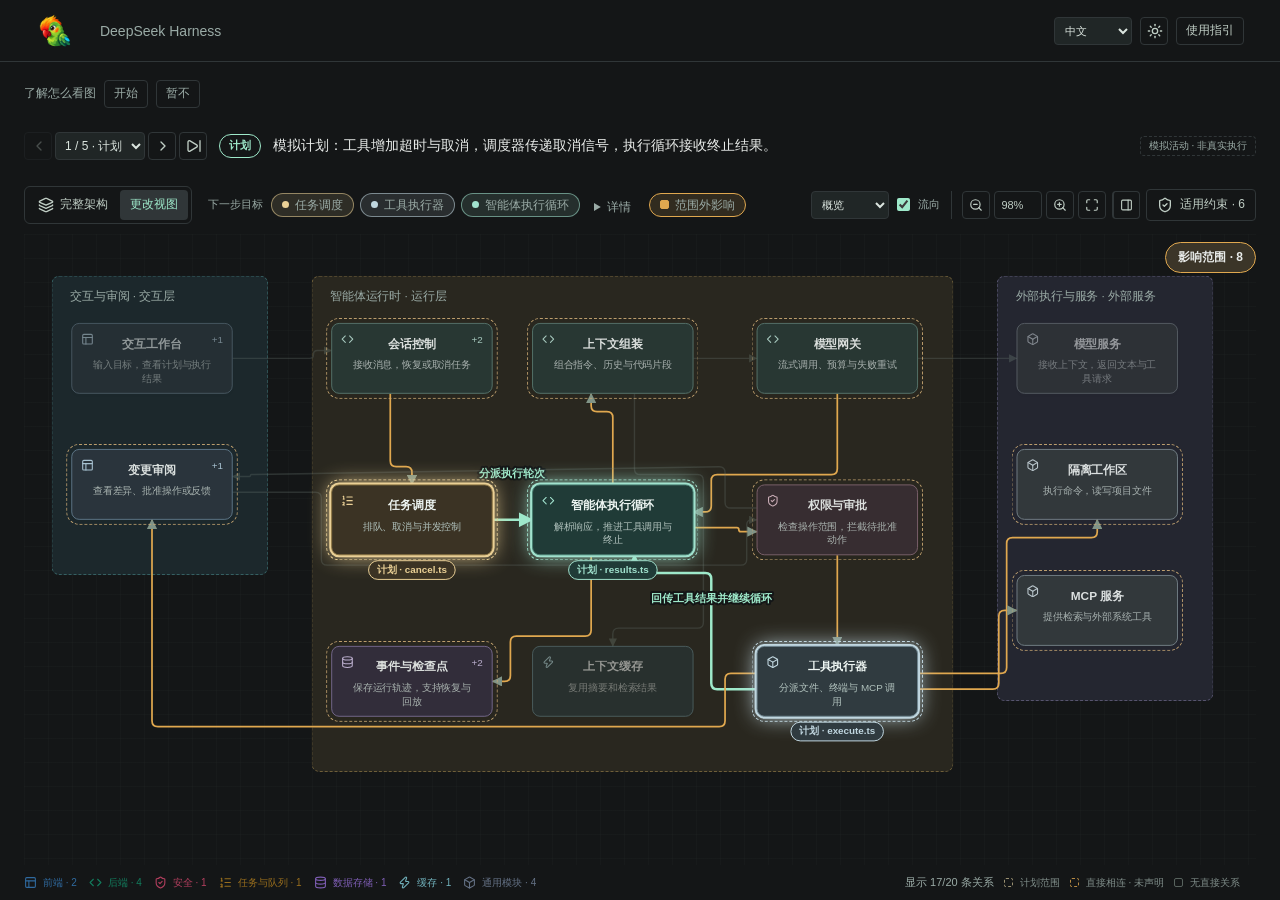
<file: skills/birdview/examples/harness-activity.html>
<!doctype html>
<html lang="zh-CN">
<head>
<!--
MIT License

Copyright (c) 2026 Qiuner

Permission is hereby granted, free of charge, to any person obtaining a copy
of this software and associated documentation files (the "Software"), to deal
in the Software without restriction, including without limitation the rights
to use, copy, modify, merge, publish, distribute, sublicense, and/or sell
copies of the Software, and to permit persons to whom the Software is
furnished to do so, subject to the following conditions:

The above copyright notice and this permission notice shall be included in all
copies or substantial portions of the Software.

THE SOFTWARE IS PROVIDED "AS IS", WITHOUT WARRANTY OF ANY KIND, EXPRESS OR
IMPLIED, INCLUDING BUT NOT LIMITED TO THE WARRANTIES OF MERCHANTABILITY,
FITNESS FOR A PARTICULAR PURPOSE AND NONINFRINGEMENT. IN NO EVENT SHALL THE
AUTHORS OR COPYRIGHT HOLDERS BE LIABLE FOR ANY CLAIM, DAMAGES OR OTHER
LIABILITY, WHETHER IN AN ACTION OF CONTRACT, TORT OR OTHERWISE, ARISING FROM,
OUT OF OR IN CONNECTION WITH THE SOFTWARE OR THE USE OR OTHER DEALINGS IN THE
SOFTWARE.

Birdview includes icons from lucide-static. The following notices apply to those
icons, including icons embedded in generated HTML. Other dependencies retain
their own licenses in their distributed packages.

ISC License

Copyright (c) 2026 Lucide Icons and Contributors

Permission to use, copy, modify, and/or distribute this software for any
purpose with or without fee is hereby granted, provided that the above
copyright notice and this permission notice appear in all copies.

THE SOFTWARE IS PROVIDED "AS IS" AND THE AUTHOR DISCLAIMS ALL WARRANTIES
WITH REGARD TO THIS SOFTWARE INCLUDING ALL IMPLIED WARRANTIES OF
MERCHANTABILITY AND FITNESS. IN NO EVENT SHALL THE AUTHOR BE LIABLE FOR
ANY SPECIAL, DIRECT, INDIRECT, OR CONSEQUENTIAL DAMAGES OR ANY DAMAGES
WHATSOEVER RESULTING FROM LOSS OF USE, DATA OR PROFITS, WHETHER IN AN
ACTION OF CONTRACT, NEGLIGENCE OR OTHER TORTIOUS ACTION, ARISING OUT OF
OR IN CONNECTION WITH THE USE OR PERFORMANCE OF THIS SOFTWARE.

---

The following Lucide icons are derived from the Feather project:

airplay, alert-circle, alert-octagon, alert-triangle, aperture, arrow-down-circle, arrow-down-left, arrow-down-right, arrow-down, arrow-left-circle, arrow-left, arrow-right-circle, arrow-right, arrow-up-circle, arrow-up-left, arrow-up-right, arrow-up, at-sign, calendar, cast, check, chevron-down, chevron-left, chevron-right, chevron-up, chevrons-down, chevrons-left, chevrons-right, chevrons-up, circle, clipboard, clock, code, columns, command, compass, corner-down-left, corner-down-right, corner-left-down, corner-left-up, corner-right-down, corner-right-up, corner-up-left, corner-up-right, crosshair, database, divide-circle, divide-square, dollar-sign, download, external-link, feather, frown, hash, headphones, help-circle, info, italic, key, layout, life-buoy, link-2, link, loader, lock, log-in, log-out, maximize, meh, minimize, minimize-2, minus-circle, minus-square, minus, monitor, moon, more-horizontal, more-vertical, move, music, navigation-2, navigation, octagon, pause-circle, percent, plus-circle, plus-square, plus, power, radio, rss, search, server, share, shopping-bag, sidebar, smartphone, smile, square, table-2, tablet, target, terminal, trash-2, trash, triangle, tv, type, upload, x-circle, x-octagon, x-square, x, zoom-in, zoom-out

The MIT License (MIT) (for the icons listed above)

Copyright (c) 2013-present Cole Bemis

Permission is hereby granted, free of charge, to any person obtaining a copy
of this software and associated documentation files (the "Software"), to deal
in the Software without restriction, including without limitation the rights
to use, copy, modify, merge, publish, distribute, sublicense, and/or sell
copies of the Software, and to permit persons to whom the Software is
furnished to do so, subject to the following conditions:

The above copyright notice and this permission notice shall be included in all
copies or substantial portions of the Software.

THE SOFTWARE IS PROVIDED "AS IS", WITHOUT WARRANTY OF ANY KIND, EXPRESS OR
IMPLIED, INCLUDING BUT NOT LIMITED TO THE WARRANTIES OF MERCHANTABILITY,
FITNESS FOR A PARTICULAR PURPOSE AND NONINFRINGEMENT. IN NO EVENT SHALL THE
AUTHORS OR COPYRIGHT HOLDERS BE LIABLE FOR ANY CLAIM, DAMAGES OR OTHER
LIABILITY, WHETHER IN AN ACTION OF CONTRACT, TORT OR OTHERWISE, ARISING FROM,
OUT OF OR IN CONNECTION WITH THE SOFTWARE OR THE USE OR OTHER DEALINGS IN THE
SOFTWARE.

-->
  <meta charset="utf-8">
  <meta name="viewport" content="width=device-width, initial-scale=1">
  <title>Birdview</title>
  <link rel="icon" type="image/png" href="[data-uri]">
  <script>// Generated from src/viewer/theme.mts. Do not edit directly.
"use strict";
(() => {
  // src/viewer/theme.mts
  try {
    if (localStorage.getItem("birdview-theme") === "light") document.documentElement.dataset.theme = "light";
  } catch {
  }
})();
</script>
  <style>:root{color-scheme:dark;font-family:Inter,"Segoe UI","Microsoft YaHei",sans-serif;color:#e8ebe9;background:#141617;font-size:clamp(14px,calc(10px + .3125vw),18px);letter-spacing:0;--mint:#9ee9ca;--muted:#9aaba6;--line:#303638}
*{box-sizing:border-box}body{margin:0}button,input,select{font:inherit}button,select{cursor:pointer}button:focus-visible,input:focus-visible,select:focus-visible{outline:2px solid var(--mint);outline-offset:0.2857rem}header{height:5.4286rem;padding:0 2.5714rem;border-bottom:1px solid var(--line);display:flex;align-items:center;justify-content:space-between;gap:1.1429rem}.brand{display:flex;gap:1rem;align-items:center}.brand>span:first-child{color:var(--mint)}.brand strong{font-size:1.7143rem}.divider{height:1.4286rem;width:1px;background:var(--line)}.subtitle{color:var(--muted);font-size:0.9286rem}svg{width:1.4286rem;height:1.4286rem;display:block}.simulation{color:#e6c98c;font-size:0.8571rem;white-space:nowrap;border-left:2px solid #e6c98c;padding-left:0.6429rem}main{max-width:107.1429rem;margin:auto;padding:2.2857rem 2.5714rem 0}.task{display:flex;justify-content:space-between;align-items:center;gap:1.7143rem;padding-bottom:2rem}.eyebrow{font-size:0.7857rem;color:var(--muted);font-weight:600}h1{font-size:1.7143rem;line-height:1.4;margin:0.7143rem 0 0;font-weight:600}.workspace{border-top:1px solid var(--line);border-bottom:1px solid var(--line);display:grid;grid-template-columns:minmax(0,1fr) 21.1429rem}.map-area{min-width:0;display:flex;flex-direction:column}.map-heading{display:flex;justify-content:space-between;align-items:center;padding:1.5714rem 1.5714rem 1.1429rem 0;color:var(--muted);font-size:0.8571rem}.toggle{display:flex;align-items:center;gap:0.5rem;color:#dde8e2}.toggle input{accent-color:var(--mint)}.map-scroll{overflow-x:auto;flex:1;display:flex;align-items:center;background-image:radial-gradient(#ffffff10 1px,transparent 1px);background-size:1.4286rem 1.4286rem}#map{height:394px;min-width:740px;width:100%;position:relative}#connections,#nodes{position:absolute;inset:0;width:100%;height:100%}.node{position:absolute;width:20%;height:98px;transform:translateY(-50%);border:1px solid #5b6864;border-radius:6px;background:#242a2b;text-align:left;color:#d8e0dc;padding:13px;transition:opacity .45s,box-shadow .45s,background .45s,border-color .45s}.node .node-top{display:flex;align-items:center;justify-content:space-between;margin-bottom:10px}.node .node-top svg{width:18px;height:18px;color:#a9beb4}.node .kind{font-size:9px;color:#a9b8b1}.node strong{display:block;font-size:13px;font-weight:500;overflow-wrap:anywhere}.node small{display:block;font-size:10px;color:#aab8b2;margin-top:4px}.node.dim{opacity:.29}.node.scope{border:1px dashed #bbaf88;opacity:.75}.node.target{opacity:1;background:#244638;border:1px solid var(--mint);box-shadow:0 0 0 5px #9ee9ca0c,0 0 36px #9ee9ca22}.node.selected:after{content:"";position:absolute;bottom:7px;right:7px;width:5px;height:5px;background:#fff;border-radius:50%}.node.target .kind,.node.target .node-top svg{color:var(--mint)}.node.verifying{border-color:#e6c98c;background:#423d2c;box-shadow:0 0 30px #e6c98c15}.node.completed{border-color:#9ee9ca;background:#283b32;box-shadow:none}.edge{fill:none;stroke:#6d7c76;stroke-width:1.4;transition:opacity .45s,stroke .45s}.edge.dim{opacity:.17}.edge.relevant{stroke:#b7ba9b;opacity:.65}.legend{display:flex;gap:1.4286rem;align-items:center;padding:1.3571rem 1.5714rem 1.3571rem 0;font-size:0.7857rem;color:var(--muted);flex-wrap:wrap}.legend span{display:flex;align-items:center;gap:0.5rem}.legend i{width:0.6429rem;height:0.6429rem;border:1px solid #68766f;border-radius:2px}.legend .planned{border:1px dashed #bbaf88}.legend .active{background:var(--mint);border-color:var(--mint)}.map-note{margin-left:auto}aside{border-left:1px solid var(--line);padding:1.7143rem;min-width:0}.phase-line{display:flex;justify-content:space-between;margin:1.4286rem 0 0.7143rem;color:var(--mint);font-size:0.8571rem}#position{color:var(--muted)}h2{font-size:1.3571rem;line-height:1.4;margin:0}p{font-size:0.8571rem;line-height:1.8;color:#b3beb8;margin:0.8571rem 0 1.4286rem}.field-label{font-size:0.7143rem;color:var(--muted);margin:1.1429rem 0 0.5714rem}ul{list-style:none;padding:0;margin:0}li,code{font-family:Consolas,monospace;font-size:0.7857rem;line-height:1.8;overflow-wrap:anywhere;color:#c5d6cd}.unmapped{color:#e6c98c;font-family:inherit;font-size:0.7143rem;margin-left:0.3571rem}.detail{border-top:1px solid var(--line);margin-top:1.5714rem;padding-top:0.2143rem}h3{font-size:1rem;margin:0.5714rem 0}.detail p{margin:0.5rem 0}#evidence{font-size:0.7857rem;line-height:1.7;color:var(--muted);overflow-wrap:anywhere}#checks{color:#e6c98c;font-size:0.7857rem;line-height:1.8;margin-top:0.8571rem}.steps{display:grid;grid-template-columns:repeat(5,minmax(0,1fr));padding-top:1.7143rem;gap:0.8571rem}.step{border:0;border-top:2px solid #343e39;border-radius:0;background:none;color:var(--muted);padding:0.9286rem 0;text-align:left;font-size:0.8571rem;display:flex;gap:0.7143rem;align-items:center}.step span{font-size:0.7143rem;opacity:.7}.step.current{border-color:var(--mint);color:var(--mint)}.step.past{border-color:#527d68}.transport{display:flex;align-items:center;gap:1.4286rem;padding:0.8571rem 0 1.4286rem}.buttons{display:flex;gap:0.5rem}button:not(.node):not(.step){width:2.4286rem;height:2.4286rem;display:grid;place-items:center;background:transparent;color:#c0cec5;border:1px solid var(--line);border-radius:0.2857rem}button:disabled{opacity:.3;cursor:default}button.primary{background:var(--mint)!important;color:#19342a!important;border-color:var(--mint)!important}#seek{flex:1;min-width:2.8571rem;accent-color:var(--mint)}select{background:#202626;color:#dbe5df;border:1px solid var(--line);padding:0.3571rem;border-radius:0.2857rem}.record-label{font-size:0.7857rem;color:var(--muted);white-space:nowrap}
.header-actions{display:flex;align-items:center;gap:1.2857rem}
.brand{gap:0.8571rem}.brand>span:first-child{width:2.5714rem;height:2.5714rem;display:block;flex:none}.brand-logo{width:100%;height:100%;display:block;object-fit:contain}
:root[data-theme="light"]{color-scheme:light;color:#202725;background:#fafbfa;--mint:#167552;--muted:#596a62;--line:#d8dfdb}
[data-theme="light"] .simulation{color:#89631e;border-color:#a87a27}
[data-theme="light"] .toggle{color:#34483c}
[data-theme="light"] .map-scroll{background-image:radial-gradient(#203f3020 1px,transparent 1px)}
[data-theme="light"] .node{background:#fff;color:#273c31;border-color:#a0afa6}
[data-theme="light"] .node .node-top svg,[data-theme="light"] .node .kind,[data-theme="light"] .node small{color:#50695b}
[data-theme="light"] .node.dim{opacity:.42}
[data-theme="light"] .node.scope{border-color:#937944;opacity:.8}
[data-theme="light"] .node.target{opacity:1;background:#e0f3e9;border-color:var(--mint);box-shadow:0 0 0 5px #16755209,0 0 30px #16755218}
[data-theme="light"] .node.target .kind,[data-theme="light"] .node.target .node-top svg{color:var(--mint)}
[data-theme="light"] .node.selected:after{background:#244c38}
[data-theme="light"] .node.verifying{background:#fff3d7;border-color:#9a7221;box-shadow:0 0 24px #9a722114}
[data-theme="light"] .node.completed{background:#e9f3ed;border-color:#3c8461;box-shadow:none}
[data-theme="light"] .edge{stroke:#7a8e81}
[data-theme="light"] .edge.relevant{stroke:#8b7444;opacity:.8}
[data-theme="light"] .legend .planned{border-color:#937944}
[data-theme="light"] p{color:#4d6356}
[data-theme="light"] li,[data-theme="light"] code{color:#355341}
[data-theme="light"] .unmapped,[data-theme="light"] #checks{color:#89631e}
[data-theme="light"] .step{border-color:#d8dfdb}
[data-theme="light"] .step.current{border-color:var(--mint)}
[data-theme="light"] .step.past{border-color:#8eaf9c}
[data-theme="light"] button:not(.node):not(.step){color:#385442}
[data-theme="light"] button.primary{color:#fff!important}
[data-theme="light"] select{background:#fff;color:#355341}

@media(min-width:1400px){#map{height:460px}.node{height:108px;padding:17px}.node strong{font-size:14px}}
@media(max-width:1000px){.workspace{grid-template-columns:minmax(0,1fr)}aside{border-left:0;border-top:1px solid var(--line);display:grid;grid-template-columns:1fr 1fr;column-gap:2rem}.detail{grid-column:2;grid-row:1 / span 8;border-top:0;margin-top:0;padding:0}.map-heading{padding-right:0}.legend{padding-right:0}.map-note{margin-left:0}}
@media(max-width:600px){header{padding:0 1.2857rem;height:4.5714rem}.brand strong{font-size:1.5714rem}.subtitle,.divider{display:none}main{padding:1.7143rem 1.2857rem 0}h1{font-size:1.4286rem}.task{gap:1rem}.eyebrow{font-size:0.7143rem}.steps{gap:0.5rem}.step{font-size:0.7143rem;display:block;line-height:1.7}.step span{display:block}.transport{gap:0.7143rem;flex-wrap:wrap}.record-label{display:none}aside{padding:1.4286rem 0;column-gap:1.2857rem}h2{font-size:1.2143rem}.legend{gap:0.8571rem}#map{min-width:740px}}
@media(prefers-reduced-motion:reduce){.node,.edge{transition:none}}

    #map{flex-shrink:0;min-width:100%;width:auto}#connections{overflow:visible}.map-scroll{align-items:flex-start;max-height:70vh;overflow:auto}.node{width:190px;height:112px;transform:none}.node strong{font-size:13px}.node small{font-size:10px}.node.selected{border-color:var(--mint)}.node small,.node strong{overflow-wrap:anywhere}#evidence{white-space:pre-line}#relations li{font-family:inherit;font-size:0.8571rem;padding:0.5714rem 0;border-bottom:1px solid var(--line)}#relations strong{display:block;font-weight:500}#relations span{color:var(--muted)}.detail{margin-top:1.2857rem}aside{max-height:85vh;overflow:auto}.map-heading{gap:1.2857rem}#identity{overflow-wrap:anywhere}.task>div:first-child{min-width:0}h1{overflow-wrap:anywhere}.empty{color:var(--muted);font-size:0.8571rem}@media(max-width:1000px){aside{display:block;max-height:none}.map-scroll{max-height:55vh}}
    main{max-width:none}.workspace{grid-template-columns:minmax(0,1fr) 22.8571rem;align-items:start}.map-scroll{max-height:none;flex:none;display:block}.map-area{position:sticky;top:1.1429rem}#map{min-width:0;transform-origin:top left;position:absolute;left:0;top:0}#map-stage{position:relative;overflow:hidden;margin:0 auto}aside{max-height:none;overflow:visible}h2,#questions{overflow-wrap:anywhere}#questions{white-space:pre-line}.map-heading{flex-wrap:wrap;padding-right:1.1429rem}.map-tools{display:flex;align-items:center;gap:0.4286rem;margin-left:auto}#zoom-value{width:3.4286rem;text-align:center;font-size:0.7857rem;font-variant-numeric:tabular-nums}.node strong{line-height:1.3}.node .node-top{margin-bottom:7px}@media(max-width:1000px){.workspace{grid-template-columns:minmax(0,1fr)}.map-area{position:static}.map-scroll{max-height:none}}@media(max-width:600px){#uncertainty{display:none}}
    .flow-dot{fill:var(--mint);pointer-events:none}.flow-toggle{display:flex;align-items:center;gap:0.3571rem;margin-right:0.5714rem;font-size:0.7857rem;white-space:nowrap}.flow-toggle input{accent-color:var(--mint)}@media(prefers-reduced-motion:reduce){.flow-dot{display:none}}
    .node{border-radius:8px;text-align:center;padding:10px 12px;display:grid;grid-template-rows:18px 34px 28px;row-gap:4px;align-content:center}.node .node-top{justify-content:center;margin:0}.node strong{font-size:13px;line-height:17px;align-self:center;max-height:34px}.node small{font-size:10px;line-height:14px;margin:0;max-height:28px}.node strong,.node small{display:-webkit-box;-webkit-box-orient:vertical;-webkit-line-clamp:2;overflow:hidden}.node .uncertain-mark{position:absolute;top:8px;right:9px;width:15px;height:15px;font-size:10px;line-height:15px;border:1px solid #b89a54;border-radius:50%;color:#b89a54}.module-meta{font-size:0.7857rem;color:var(--muted);margin:0.7143rem 0}
    #language{width:6rem;height:2.4286rem;font-size:0.8571rem}.header-actions{gap:0.7143rem}@media(max-width:600px){header .simulation{display:none}.map-tools{flex-wrap:wrap;justify-content:flex-end}}
    header{height:4.4286rem}main{padding:1.2857rem 1.7143rem 0}.task{padding-bottom:1.1429rem}.task h1{font-size:1.5rem;margin:0.3571rem 0}.workspace{grid-template-columns:minmax(0,1fr);border-bottom:0}.workspace.inspector-open{grid-template-columns:minmax(0,1fr) 22.8571rem}.workspace aside{display:none}.workspace.inspector-open aside{display:block}.map-heading{padding:1rem 1.1429rem 1rem 0}.map-scroll{padding:1.4286rem 0;min-height:25.7143rem;background-image:linear-gradient(#82928b09 1px,transparent 1px),linear-gradient(90deg,#82928b09 1px,transparent 1px);background-size:1.7143rem 1.7143rem}.node{background:#232b2e;border-color:#64777b}.node[data-kind="external"]{border-style:dashed}.group-frame{position:absolute;border:1px solid #50999a80;background:#3d9b9809;border-radius:8px;pointer-events:none}.group-frame:nth-child(even){border-color:#b7995780;background:#b7995708}.group-label{position:absolute;top:12px;left:18px;right:18px;color:var(--muted);font-size:12px;white-space:nowrap;overflow:hidden;text-overflow:ellipsis}#groups{position:absolute;inset:0}#close-details{float:right}#show-details{margin-left:0.4286rem}.map-area{top:0.7143rem}@media(max-width:1000px){.workspace.inspector-open{grid-template-columns:minmax(0,1fr)}}@media(max-width:600px){main{padding:1rem 1.1429rem 0}.map-scroll{min-height:15.7143rem}.brand .subtitle{display:none}}
    button:not(.node):not(.step){width:2rem;height:2rem}button:not(.node):not(.step) svg{width:1.1429rem;height:1.1429rem}#language{height:2rem;width:5.5714rem;padding:0.2143rem 0.4286rem;font-size:0.7857rem}.map-tools{gap:0.2857rem}.header-actions{gap:0.5714rem}#zoom-value{width:3rem}.flow-toggle{margin-right:0.3571rem}
    .node{width:164px;height:72px;padding:7px 20px;grid-template-rows:26px 28px;row-gap:2px}.node .node-top{position:absolute;top:9px;left:9px;width:13px;height:13px}.node .node-top svg{width:13px;height:13px}.node strong{line-height:13px;max-height:26px}.node .uncertain-mark{top:8px;right:7px}
    .node{border-radius:12px;background:var(--node-bg);border-color:var(--node-border)}.node strong{font-weight:650}.node[data-tone="teal"]{--node-bg:#203b37;--node-border:#497e70;--node-accent:#a1e2ce}.node[data-tone="amber"]{--node-bg:#3b3324;--node-border:#897243;--node-accent:#ead096}.node[data-tone="blue"]{--node-bg:#273744;--node-border:#557f9e;--node-accent:#a8d7f3}.node[data-tone="rose"]{--node-bg:#3e2c34;--node-border:#916276;--node-accent:#edb7cb}.node .node-top svg{color:var(--node-accent)}.node:hover,.node.selected{border-color:var(--node-accent);box-shadow:0 0 0 1px var(--node-accent)}[data-theme="light"] .node[data-tone="teal"]{--node-bg:#eaf5f0;--node-border:#a1c7b6;--node-accent:#277359}[data-theme="light"] .node[data-tone="amber"]{--node-bg:#fbf3e4;--node-border:#d7bf8e;--node-accent:#8e681e}[data-theme="light"] .node[data-tone="blue"]{--node-bg:#eaf3fa;--node-border:#a4bfd3;--node-accent:#336d98}[data-theme="light"] .node[data-tone="rose"]{--node-bg:#faeef2;--node-border:#d4adbc;--node-accent:#985369}[data-theme="light"] .node{background:var(--node-bg);border-color:var(--node-border)}[data-theme="light"] .node .node-top svg{color:var(--node-accent)}[data-theme="light"] .node:hover,[data-theme="light"] .node.selected{border-color:var(--node-accent)}
    .node[data-tone="violet"]{--node-bg:#342d46;--node-border:#806aab;--node-accent:#d1b9f4}.node[data-tone="slate"]{--node-bg:#303b40;--node-border:#718892;--node-accent:#c0d6df}[data-theme="light"] .node[data-tone="violet"]{--node-bg:#f1ebfb;--node-border:#c4afdf;--node-accent:#7850a1}[data-theme="light"] .node[data-tone="slate"]{--node-bg:#edf1f4;--node-border:#afbec7;--node-accent:#536e7c}
    .node{border-width:1.5px;box-shadow:0 2px 4px #0000000a}.node strong{color:#edf5f2}.node small{color:#b1c2bd}.node[data-kind="external"]{border-style:solid}.group-frame{border-style:dashed;background:transparent}.node.selected,.node:hover{box-shadow:0 0 0 1px var(--node-accent),0 3px 8px #0000000c}[data-theme="light"] .node strong{color:#142736}[data-theme="light"] .node small{color:#52687b}[data-theme="light"] .node[data-tone="blue"]{--node-bg:#e8f3ff;--node-border:#3781c5;--node-accent:#2169a8}[data-theme="light"] .node[data-tone="teal"]{--node-bg:#dff5eb;--node-border:#129870;--node-accent:#087a58}[data-theme="light"] .node[data-tone="violet"]{--node-bg:#eee6ff;--node-border:#8b51de;--node-accent:#763bc8}[data-theme="light"] .node[data-tone="amber"]{--node-bg:#fff2da;--node-border:#d18a17;--node-accent:#b06b08}[data-theme="light"] .node[data-tone="rose"]{--node-bg:#ffebf0;--node-border:#df4a72;--node-accent:#bf3058}[data-theme="light"] .node[data-tone="slate"]{--node-bg:#edf0f5;--node-border:#7b8ba4;--node-accent:#526780}.role-legend{display:flex;flex-wrap:wrap;gap:0.8571rem;width:100%;padding-bottom:0.5714rem;border-bottom:1px solid var(--line)}.role-legend>span{display:flex;gap:0.4286rem;align-items:center}.role-legend svg{width:0.9286rem;height:0.9286rem}.role-legend [data-tone="blue"]{color:#3781c5}.role-legend [data-tone="teal"]{color:#129870}.role-legend [data-tone="violet"]{color:#9c72e0}.role-legend [data-tone="amber"]{color:#bd861f}.role-legend [data-tone="rose"]{color:#df4a72}.role-legend [data-tone="slate"]{color:#7b8ba4}
    .node.flow-hover,[data-theme="light"] .node.flow-hover{border-color:var(--node-accent);box-shadow:0 0 0 2px var(--node-accent),0 0 14px color-mix(in srgb,var(--node-accent) 45%,transparent),0 0 28px color-mix(in srgb,var(--node-accent) 22%,transparent)}.node{transition:opacity .15s ease}.edge.relevant,[data-theme="light"] .edge.relevant{stroke:var(--flow-accent);stroke-width:2;opacity:1;filter:drop-shadow(0 0 3px var(--flow-accent))}.flow-dot{fill:var(--flow-accent);filter:drop-shadow(0 0 4px var(--flow-accent))}.workspace:not(.inspector-open) .node.selected:not(.flow-hover){border-color:var(--node-border);box-shadow:0 2px 4px #0000000a}.workspace:not(.inspector-open) .node.selected:after{display:none}
    .node[data-tone="cyan"]{--node-bg:#193c43;--node-border:#448e9d;--node-accent:#8bddea}[data-theme="light"] .node[data-tone="cyan"]{--node-bg:#dff6fa;--node-border:#1596ad;--node-accent:#087e93}.role-legend [data-tone="cyan"]{color:#8bddea}[data-theme="light"] .role-legend [data-tone="cyan"]{color:#087e93}
    #relation-view{height:2rem;max-width:9.2857rem;font-size:0.7857rem;padding:0.2143rem 0.4286rem}#relation-count{font-size:0.7857rem;color:var(--muted);margin-right:0.7143rem}.node.context-muted{opacity:.5}.edge.context-muted,[data-theme="light"] .edge.context-muted{opacity:.12;filter:none}.map-tools{flex-wrap:wrap}@media(prefers-reduced-motion:reduce){.node{transition:none}}
    .hidden-relations{position:absolute;top:9px;right:9px;color:var(--node-accent);font-size:10px;font-weight:500;line-height:13px;font-variant-numeric:tabular-nums}.hidden-relations[hidden]{display:none}.node:has(.uncertain-mark) .hidden-relations{right:28px}
    .activity-panel{padding:0.8571rem 0;border-top:1px solid var(--line)}.activity-panel[hidden]{display:none}.activity-toolbar{display:flex;align-items:center;gap:0.7143rem;flex-wrap:wrap}.activity-toolbar select{max-width:100%;font-size:0.8571rem;height:2rem}.activity-toolbar span{font-size:0.7857rem;color:var(--muted)}#activity-step{margin-left:auto}#activity-summary{margin-top:0.8571rem;font-size:0.9286rem;overflow-wrap:anywhere}#activity-details{display:grid;grid-template-columns:repeat(5,minmax(0,1fr));gap:1.1429rem;margin-top:0.8571rem;font-size:0.7857rem}#activity-details[hidden]{display:none}#activity-details strong{display:block;margin-bottom:0.3571rem;color:var(--muted)}#activity-details div{white-space:pre-wrap;overflow-wrap:anywhere}.node.activity-outside{opacity:.23!important}.node.activity-scope{outline:2px dashed var(--node-accent);outline-offset:4px}.node.activity-target{opacity:1!important;box-shadow:0 0 0 2px var(--node-accent),0 0 22px var(--node-accent)!important}@media(max-width:800px){#activity-details{grid-template-columns:repeat(2,minmax(0,1fr))}#activity-step{margin-left:0;min-width:0}}
    .node.activity-outside{opacity:.48!important;filter:grayscale(1)}.node.activity-target{filter:none}.edge.activity-edge-outside{opacity:.15!important}
    #activity-mode{display:flex;flex-wrap:wrap;gap:2px;padding:0.2143rem;border:1px solid var(--line);border-radius:0.4286rem}
    #activity-mode button{width:auto;min-height:2.1429rem;height:auto;display:flex;gap:0.4286rem;padding:0.3571rem 0.7143rem;border:0;font-size:0.8571rem;white-space:nowrap}
    #activity-mode button[aria-pressed="true"]{background:var(--line);color:var(--mint)}
    .activity-history{display:flex;gap:0.2857rem;align-items:center;margin-left:auto;min-width:0;max-width:100%}.activity-history button{flex-shrink:0}#activity-step{margin:0;min-width:0;max-width:21.4286rem;flex:1}
    #activity-disclosure{margin-top:0.7143rem;font-size:0.8571rem;color:var(--muted)}#activity-disclosure summary{cursor:pointer;width:fit-content;max-width:100%;overflow-wrap:anywhere}#activity-disclosure summary:focus-visible{outline:2px solid var(--mint);outline-offset:0.2143rem}
    .map-panes{display:grid;grid-template-columns:minmax(0,1fr);gap:1.1429rem}.map-pane{min-width:0}.map-pane[hidden]{display:none}
    .pane-title{font-size:0.8571rem;font-weight:600;color:var(--muted);margin:0;padding:0.5714rem 0}.map-panes .pane-title{display:none}
    .map-panes .map-scroll{height:clamp(18.5714rem,52vh,45.7143rem);min-height:0;max-height:none;overflow:auto;cursor:grab;scrollbar-gutter:stable;touch-action:pan-x pan-y}.map-scroll:active{cursor:grabbing}
    .legend>span:last-child{gap:1.1429rem;flex-wrap:wrap}.node{border-radius:8px}.activity-toolbar button:active{transform:scale(.97)}
    @media(max-width:800px){.activity-history{margin-left:0;width:100%}#activity-step{max-width:none}#activity-details{grid-template-columns:minmax(0,1fr)}}
    @media(max-width:600px){#activity-mode{width:100%}#activity-mode button{flex:1;padding:0.3571rem 0.4286rem}.map-heading{gap:0.7143rem}.map-tools{justify-content:flex-start;margin-left:0;width:100%}.map-tools select{min-width:0}#relation-count{margin-right:2px}.map-panes .map-scroll{height:24.2857rem}.header-actions{min-width:0}.brand{gap:0.5714rem}header{gap:0.5714rem}}
    header{height:auto;min-height:4.4286rem;gap:2rem;padding-top:0.7143rem;padding-bottom:0.7143rem}header .brand,header .header-actions{flex-shrink:0}header .task{flex:1;min-width:0;padding:0;gap:1.7143rem}header .task h1{font-size:1.1429rem;line-height:1.4;margin:0.2143rem 0 0}header #identity{font-size:0.7143rem}
    @media(max-width:1000px){header{flex-wrap:wrap;gap:0.8571rem 1.4286rem}header .task{order:3;flex-basis:100%}header .header-actions{margin-left:auto}}
    @media(max-width:600px){header .task h1{font-size:1.0714rem}header .task{gap:0.8571rem}}
    :root[data-theme="light"]{background:#fff}[data-theme="light"] .map-scroll{background:#fff}
    .group-frame[data-role]{background:#242829;border-color:#78858080}.group-frame[data-role="interaction"]{background:#1c282c;border-color:#50999a80}.group-frame[data-role="runtime"]{background:#29271f;border-color:#b7995780}.group-frame[data-role="external-services"]{background:#242630;border-color:#8a82ac80}
    [data-theme="light"] .group-frame[data-role]{background:#f4f5f5}[data-theme="light"] .group-frame[data-role="interaction"]{background:#f0f7fa}[data-theme="light"] .group-frame[data-role="runtime"]{background:#faf7ee}[data-theme="light"] .group-frame[data-role="external-services"]{background:#f3f1f8}
    /* Keep the workspace within the viewport; long evidence scrolls independently. */
    html,body{height:100%;overflow:hidden}body{height:100dvh;display:flex;flex-direction:column;margin:0}
    body>header{flex:none}body>main{flex:1;min-height:0;width:100%;box-sizing:border-box;display:flex;flex-direction:column;overflow:hidden}
    .activity-panel{flex:none;max-height:30%;overflow:auto}.workspace{position:relative;flex:1;min-height:0;overflow:hidden;align-items:stretch}
    .map-area{position:static;min-height:0;overflow:hidden}.map-heading,.legend{flex:none}.legend{max-height:7.1429rem;overflow:auto;padding:0.7143rem 1.1429rem 0.7143rem 0}
    .map-panes{flex:1;min-height:0;overflow:hidden;grid-template-rows:minmax(0,1fr)}.map-pane{display:flex;flex-direction:column;min-height:0;overflow:hidden}.pane-title{flex:none}
    .map-panes .map-scroll{flex:1;height:auto;min-height:0;max-height:none;box-sizing:border-box}
    .workspace aside{min-height:0;height:100%;max-height:100%;overflow:auto;box-sizing:border-box;overscroll-behavior:contain}
    @media(max-width:1000px){.workspace.inspector-open aside{position:absolute;right:0;top:0;bottom:0;width:min(25.7143rem,100%);z-index:5;background:#202626;box-shadow:-0.5714rem 0 1.7143rem #0002}[data-theme="light"] .workspace.inspector-open aside{background:#fff}}
    @media(max-width:800px){.map-heading{padding:0.5714rem 0}.legend{max-height:4.5714rem}.activity-panel{max-height:26%}}
    .map-heading{gap:0.8571rem;padding:0.7143rem 0}.map-tools{gap:0.8571rem}.relation-tools,.zoom-tools{display:flex;align-items:center;gap:0.2857rem}.zoom-tools{border-left:1px solid var(--line);padding-left:0.8571rem}#actual{width:3.4286rem}#zoom-value{width:auto;pointer-events:none}#show-details{margin-left:0;border-left-width:2px}
    .activity-toolbar{flex-wrap:nowrap;gap:1.1429rem}.activity-history{order:2;flex-shrink:0;margin-left:auto;width:auto}.activity-toolbar #activity-summary{order:1;margin:0;min-width:0;font-size:0.8571rem;line-height:1.5}.activity-panel{padding:0.7143rem 0}#activity-disclosure{margin-top:0.4286rem}
    .legend{gap:0.8571rem;align-items:center}.legend .role-legend{width:auto;border:0;padding:0;gap:0.8571rem}.legend>span:last-child{gap:0.7143rem}#relation-count{margin:0 0 0 auto;white-space:nowrap}
    @media(max-width:1100px){.map-tools{gap:0.5714rem}.zoom-tools{padding-left:0.5714rem}.activity-toolbar{flex-wrap:wrap}.activity-toolbar #activity-summary{flex-basis:100%}.activity-history{order:0;margin-left:0}.map-heading #activity-mode{width:auto}}
    @media(max-width:600px){.map-heading #activity-mode{width:100%}.map-heading .map-tools{width:100%;justify-content:space-between}.relation-tools{gap:0.4286rem}.map-tools .flow-toggle{margin-right:0}.legend{max-height:5.5714rem}.activity-history{width:100%}}
    @media(max-width:1000px){.workspace.inspector-open aside{top:var(--toolbar-height,7.1429rem);height:calc(100% - var(--toolbar-height,7.1429rem))}}
    #guide-launch{width:auto;height:2rem;padding:0 0.6429rem;font-size:0.8571rem;white-space:nowrap}
#guide-invite{display:flex;align-items:center;gap:0.5714rem;margin:0 0 0.8571rem;font-size:0.8571rem;color:var(--muted)}
#guide-invite[hidden]{display:none}#guide-invite button{width:auto;height:2rem;padding:0 0.6429rem;color:inherit}
#guide-dialog{position:fixed;inset:0;width:100vw;height:100dvh;max-width:none;max-height:none;margin:0;padding:0;border:0;background:transparent;color:inherit;overflow:hidden}
#guide-dialog::backdrop{background:transparent}
#guide-spot{position:absolute;border:2px solid #fff;border-radius:0.7143rem;box-shadow:0 0 0 100vmax #0009;pointer-events:none}
#guide-card{position:absolute;box-sizing:border-box;width:25.7143rem;max-width:calc(100vw - 1.7143rem);max-height:calc(100dvh - 1.7143rem);overflow:auto;background:#202626;color:#edf5f2;border:1px solid var(--line);border-radius:1rem;padding:1.4286rem;box-shadow:0 1rem 3.4286rem #0003}
[data-theme="light"] #guide-card{background:#fff;color:#202725}
#guide-card h2{font-size:1.2143rem;margin:1.2857rem 0 0.5714rem}#guide-card p{font-size:0.9286rem;color:var(--muted);margin:0 0 1.4286rem;line-height:1.7}
.guide-top,.guide-actions{display:flex;align-items:center;justify-content:space-between;gap:0.5714rem}.guide-top{font-size:0.8571rem;color:var(--muted)}
#guide-card button{width:auto;min-width:2.2857rem;height:2.4286rem;padding:0 0.7143rem;color:inherit;font-size:0.8571rem}
#guide-card button:focus-visible,#guide-launch:focus-visible{outline:2px solid var(--mint);outline-offset:0.2143rem}
#guide-progress{display:block;width:100%;height:0.2143rem;margin-top:0.8571rem;accent-color:var(--mint)}

    /* Keep the first view calm: details and status remain available without competing with the map. */
    .activity-toolbar{gap:0.5714rem}.activity-toolbar #activity-source{display:none}.activity-toolbar #activity-summary,.activity-toolbar #activity-disclosure{display:none}.activity-history{gap:0.2143rem}.activity-history button{width:2.1429rem;height:2.1429rem}.legend{gap:0.7143rem;font-size:0.7143rem}.legend .role-legend{opacity:.78}.legend>span:last-child{color:var(--muted);opacity:.8}.node.dim{opacity:.2}.node.scope{opacity:.58}.edge.dim{opacity:.1}
    .show-activity-context .activity-panel{height:auto;padding:0.4286rem 0;border-bottom:1px solid var(--line);overflow:visible}.show-activity-context .activity-panel .activity-toolbar{position:relative;top:auto;right:auto}.show-activity-context .activity-panel #activity-summary{display:block;order:1;margin:0;flex:1;min-width:0;white-space:nowrap;overflow:hidden;text-overflow:ellipsis}.show-activity-context .activity-panel #activity-disclosure{display:block;order:2;margin:0;font-size:0.7857rem}.show-activity-context .activity-panel #activity-disclosure summary{cursor:pointer;color:var(--muted)}.show-activity-context .activity-panel #activity-details{grid-template-columns:repeat(4,minmax(0,1fr));gap:0.7143rem;margin-top:0.5714rem;font-size:0.7143rem}.show-activity-context .activity-panel .activity-history{order:3;margin-left:auto}
    .map-tools{gap:0.4286rem}
    .activity-panel{height:0;padding:0;border:0;position:relative;z-index:4;overflow:visible}.activity-panel .activity-toolbar{position:absolute;right:0;top:-3rem;width:auto}.activity-panel #activity-disclosure{display:none}
    /* Keep primary canvas controls visible for quick inspection. */
    .map-tools .relation-tools,.map-tools .zoom-tools{display:flex}.map-tools .relation-tools #relation-view,.map-tools .relation-tools #relation-count,.map-tools .relation-tools .flow-toggle,.map-tools .zoom-tools #zoom-out,.map-tools .zoom-tools #zoom-in,.map-tools .zoom-tools #actual,.map-tools .zoom-tools #zoom-value{display:flex}.map-tools .zoom-tools #zoom-value{align-items:center;justify-content:center}.map-tools .zoom-tools{border-left:1px solid var(--line);padding-left:0.7143rem}.map-tools #fit,.map-tools #show-details{display:flex}.map-heading{border-top:0;border-bottom:0}.activity-panel{border:0!important}.activity-panel .activity-toolbar{top:0}.activity-toolbar[hidden]{display:none!important}.brand strong{position:absolute;width:1px;height:1px;padding:0;margin:-1px;overflow:hidden;clip:rect(0,0,0,0);white-space:nowrap;border:0}header .task h1{font-size:1rem;font-weight:500;color:var(--muted)}header .simulation{display:none}
    /* Keep one page divider between header and workspace. */
    main{border-top:0}.workspace{border-top:0}
    .activity-panel,.show-activity-context .activity-panel{height:auto;max-height:none;padding:0;overflow:visible}
    .activity-panel .activity-toolbar,.show-activity-context .activity-panel .activity-toolbar{position:static;padding:0.2857rem 0}
    .show-activity-context .activity-panel{max-height:35%;overflow:auto;padding:0.5714rem 0 0.8571rem}
    .show-activity-context .activity-panel .activity-toolbar{display:flex;flex-wrap:wrap;align-items:flex-start;gap:0.5714rem 1.4286rem;width:100%}
    .show-activity-context .activity-panel #activity-summary{display:block;order:1;flex:1 1 25.7143rem;white-space:normal;overflow:visible;line-height:1.7;font-size:0.9286rem;color:inherit}
    .show-activity-context .activity-panel .activity-history{order:2;flex:0 1 auto}
    .show-activity-context .activity-panel #activity-source{display:block;order:3;flex-basis:100%;font-size:0.7143rem;color:var(--muted)}
    .show-activity-context .activity-panel #activity-disclosure{display:block;margin-top:0.4286rem}
    .activity-panel #activity-summary[hidden],.activity-panel #activity-disclosure[hidden]{display:none}
    @media(max-width:600px){.show-activity-context .activity-panel{max-height:38%}.show-activity-context .activity-panel #activity-summary{flex-basis:100%;font-size:0.8571rem}.show-activity-context .activity-panel .activity-history{width:100%;margin-left:0}.show-activity-context .activity-panel #activity-details{grid-template-columns:minmax(0,1fr)}}
    .edge.activity-edge-core,[data-theme="light"] .edge.activity-edge-core{stroke:var(--mint);stroke-width:2.5;opacity:1!important}.edge-label{display:none;font-size:11px;font-weight:600;fill:var(--mint);text-anchor:middle;paint-order:stroke;stroke:#141617;stroke-width:4px;stroke-linejoin:round;pointer-events:none}[data-theme="light"] .edge-label{stroke:#fff}.edge-label.visible{display:inline}.edge-label.context-muted{opacity:.15}.arrow-change-head{fill:var(--mint)}
    .change-callout{position:absolute;left:50%;top:calc(100% + 6px);transform:translateX(-50%);white-space:nowrap;padding:2px 8px;border-radius:999px;font-size:10px;line-height:14px;font-weight:600;color:var(--node-accent);background:var(--node-bg);border:1px solid var(--node-accent);pointer-events:none}.node:not(.activity-target) .change-callout{display:none}
    #show-constraints{width:auto;min-height:2.2857rem;height:auto;display:flex;gap:0.5rem;padding:0.4286rem 0.7143rem;font-size:0.8571rem;white-space:nowrap}
#show-constraints svg{width:1.1429rem;height:1.1429rem}
.constraint-attention-count{font-size:0.7143rem;min-width:1.2143rem;height:1.2143rem;padding:0 0.2857rem;display:grid;place-items:center;border-radius:0.2143rem;color:#e6c98c;background:#e6c98c12}
[data-theme="light"] .constraint-attention-count{color:#806019;background:#b48a2114}
#show-constraints[aria-expanded="true"]{color:var(--mint);background:color-mix(in srgb,var(--mint) 8%,transparent);border-color:color-mix(in srgb,var(--mint) 45%,var(--line))}
.workspace.constraints-open{grid-template-columns:minmax(0,1fr) 26rem}
.workspace.constraints-open aside{padding:1.5714rem;background:#191e1e}
[data-theme="light"] .workspace.constraints-open aside{background:#fcfdfc}
#module-content[hidden],#constraints-panel[hidden]{display:none}
#constraints-panel h2{font-size:1.7143rem;margin:0.5rem 0 0;font-weight:600}
#constraints-panel .eyebrow{font-size:0.7143rem;color:var(--mint)}
.constraint-context{margin:0.5714rem 0 1.2857rem;font-size:0.7857rem}
.constraint-snapshot{margin:0 0 1.2857rem;padding:0.8571rem 1rem;border:1px solid var(--line);border-radius:0.5714rem;background:color-mix(in srgb,var(--mint) 4%,transparent)}
.constraint-snapshot strong{font-size:0.8571rem;font-weight:500;color:var(--mint)}
.constraint-snapshot p{margin:0.5rem 0 0;font-size:0.7857rem;line-height:1.7;color:var(--muted);white-space:pre-wrap;overflow-wrap:anywhere}
.constraint-freshness{font-size:0.7143rem;line-height:1.6;color:var(--muted)}
.constraint-freshness[data-state="changed"]{color:#e6c98c}
[data-theme="light"] .constraint-freshness[data-state="changed"]{color:#806019}
.constraint-source blockquote{margin:0.7143rem 0;padding:0.2857rem 0 0.2857rem 0.8571rem;border-left:2px solid var(--mint);color:var(--muted);font-family:inherit;font-size:0.8571rem;line-height:1.8;white-space:pre-wrap;overflow-wrap:anywhere}
.constraint-discovery{padding:0.8571rem 0;border-top:1px solid var(--line);border-bottom:1px solid var(--line);font-size:0.7857rem;color:var(--muted)}
.constraint-discovery p,.constraint-detail p{white-space:pre-wrap;overflow-wrap:anywhere;margin:0.4286rem 0 1rem}
.constraint-discovery summary,.constraint-source summary{cursor:pointer;overflow-wrap:anywhere;line-height:1.7}
.constraint-discovery summary:focus-visible,.constraint-source summary:focus-visible{outline:2px solid var(--mint);outline-offset:0.2143rem}
#constraint-filter{width:100%;margin:1.1429rem 0 0.5714rem;height:2.4286rem;font-size:0.8571rem;padding:0.3571rem 0.6429rem}
.constraint-list{padding-bottom:1.4286rem}
#constraints-panel .constraint-row{width:100%;height:auto;display:flex;flex-direction:column;align-items:flex-start;gap:0.5rem;border:0;border-bottom:1px solid var(--line);border-radius:0;padding:1.2143rem 0.7143rem;text-align:left;background:transparent;transition:background 150ms ease}
#constraints-panel .constraint-row:hover{background:color-mix(in srgb,var(--mint) 5%,transparent)}
#constraints-panel .constraint-row[aria-pressed="true"]{background:color-mix(in srgb,var(--mint) 8%,transparent);box-shadow:inset 2px 0 var(--mint)}
.constraint-row-meta{font-size:0.7143rem;color:var(--muted);line-height:1.5}
.constraint-row strong{font-size:0.9286rem;line-height:1.6;font-weight:500;color:#e3ebe7;overflow-wrap:anywhere}
[data-theme="light"] .constraint-row strong{color:#243c31}
.constraint-state{font-size:0.7143rem;color:var(--muted)}
.constraint-state[data-result="violated"]{color:#ef9a9a}[data-theme="light"] .constraint-state[data-result="violated"]{color:#a13c3c}
.constraint-state[data-state="conflict"]{color:#ef9a9a}.constraint-state[data-state="uncertain"]{color:#e6c98c}
[data-theme="light"] .constraint-state[data-state="conflict"]{color:#a13c3c}[data-theme="light"] .constraint-state[data-state="uncertain"]{color:#806019}
.constraint-detail{padding:0.2857rem 0.7143rem 0.8571rem 0.8571rem;border-left:2px solid var(--mint);border-bottom:1px solid var(--line)}
.constraint-detail h3{font-size:0.7143rem;color:var(--muted);font-weight:500;margin:1.1429rem 0 0.3571rem}
.constraint-detail p{font-size:0.8571rem;line-height:1.8}
.constraint-source{padding:0.6429rem 0;color:var(--mint);font-size:0.7857rem;border-top:1px solid var(--line)}
.constraint-source summary{font-family:Consolas,monospace}
.constraint-empty{padding:1.4286rem 0;text-align:center}
/* The id outranks the global `button:not(.node):not(.step)` sizing rule. */
#module-constraints .constraint-module-link{display:block;width:100%;height:auto;text-align:left;padding:0.6429rem 0;border:0;border-bottom:1px solid var(--line);border-radius:0;font-size:0.8571rem;line-height:1.7;color:var(--mint);overflow-wrap:anywhere}
.workspace .node.constraint-highlight{opacity:1!important;filter:none;border-color:var(--mint)!important;outline:2px solid var(--mint);outline-offset:5px}
.workspace .edge.constraint-highlight{stroke:var(--mint);stroke-width:3;opacity:1!important}
@media(max-width:1000px){.workspace.constraints-open{grid-template-columns:minmax(0,1fr)}.workspace.constraints-open aside{width:min(27.1429rem,100%);padding:1.4286rem}}
@media(max-width:600px){#show-constraints{margin-left:auto}.workspace.constraints-open aside{width:100%}}
@media(prefers-reduced-motion:reduce){#constraints-panel .constraint-row{transition:none}}
/* Project views: architecture, constraints and review share one switcher. */
#project-views{display:flex;flex:none;gap:0.2143rem;padding:0.2143rem;border:1px solid var(--line);border-radius:0.5714rem}
#project-views button,#project-views a{display:inline-flex;align-items:center;width:auto;height:2rem;padding:0 1.0714rem;border:0;border-radius:0.3571rem;background:transparent;color:var(--muted);font:inherit;font-size:0.8571rem;white-space:nowrap;text-decoration:none}
#project-views [aria-pressed="true"]{background:var(--line);color:inherit;box-shadow:0 1px 0.2143rem #0002}
#project-views button:focus-visible,#project-views a:focus-visible{outline:2px solid var(--mint);outline-offset:0.2143rem}
@media(max-width:600px){#project-views{margin-left:auto}#project-views button,#project-views a{padding:0 0.7143rem}}

    .node,.edge{transition:opacity 150ms cubic-bezier(0.23,1,0.32,1)}
    :root[data-motion-input="pointer"] .workspace.inspector-open aside{transition:opacity 200ms cubic-bezier(0.23,1,0.32,1),transform 200ms cubic-bezier(0.23,1,0.32,1)}
    @starting-style{:root[data-motion-input="pointer"] .workspace.inspector-open aside{opacity:0;transform:translateX(-6px)}}
    @media(prefers-reduced-motion:reduce){.node,.edge,:root[data-motion-input="pointer"] .workspace.inspector-open aside{transition:none}}
    /* Change header: step navigation, phase and plan in one row; target chips below. */
    .show-activity-context .activity-panel .activity-toolbar{flex-wrap:nowrap;align-items:center;gap:0.8571rem}.show-activity-context .activity-panel .activity-history{order:0;margin:0;flex:none}.show-activity-context .activity-panel #activity-step{flex:none;width:auto;max-width:15.7143rem}
    #activity-phase{order:1;flex:none;padding:2px 0.6429rem;border-radius:71.3571rem;font-size:0.7857rem!important;font-weight:600;line-height:1.2857rem;color:var(--mint)!important;border:1px solid currentColor}#activity-phase[data-phase="verifying"]{color:#7fb7e8!important}#activity-phase[data-phase="failed"],#activity-phase[data-phase="cancelled"]{color:#e79a9a!important}#activity-phase[data-phase="completed"]{color:var(--muted)!important}
    [data-theme="light"] #activity-phase[data-phase="verifying"]{color:#2169a8!important}[data-theme="light"] #activity-phase[data-phase="failed"],[data-theme="light"] #activity-phase[data-phase="cancelled"]{color:#b23a3a!important}
    .show-activity-context .activity-panel #activity-summary{order:2;flex:1 1 auto;font-size:1rem;line-height:1.5}.show-activity-context .activity-panel #activity-source{order:3;flex:none;flex-basis:auto;padding:2px 0.5714rem;border:1px dashed var(--line);border-radius:0.2857rem;white-space:nowrap}
    #activity-meta{display:flex;flex-wrap:wrap;align-items:center;gap:0.4286rem 1rem;margin-top:0.5714rem}#activity-meta[hidden]{display:none}#activity-targets{display:flex;flex-wrap:wrap;align-items:center;gap:0.4286rem}.activity-targets-label{font-size:0.7857rem;color:var(--muted);margin-right:2px}
    :is(.activity-chip,.impact-row){--chip:#c0d6df}#activity-targets .activity-chip{width:auto;min-width:0;max-width:none;height:auto;min-height:0;display:inline-flex;flex-direction:row;white-space:nowrap;align-items:center;gap:0.4286rem;padding:0.2143rem 0.7143rem;border:1px solid color-mix(in srgb,var(--chip) 55%,transparent);border-radius:71.3571rem;background:color-mix(in srgb,var(--chip) 12%,transparent);color:inherit;font-size:0.8571rem;line-height:1.1429rem;cursor:pointer}.activity-chip::before{content:"";width:0.5rem;height:0.5rem;border-radius:50%;background:var(--chip)}.activity-chip:hover,.activity-chip:focus-visible{border-color:var(--chip)}
    :is(.activity-chip,.impact-row)[data-tone="teal"]{--chip:#a1e2ce}:is(.activity-chip,.impact-row)[data-tone="amber"]{--chip:#ead096}:is(.activity-chip,.impact-row)[data-tone="blue"]{--chip:#a8d7f3}:is(.activity-chip,.impact-row)[data-tone="rose"]{--chip:#edb7cb}:is(.activity-chip,.impact-row)[data-tone="violet"]{--chip:#d1b9f4}:is(.activity-chip,.impact-row)[data-tone="cyan"]{--chip:#8bddea}
    [data-theme="light"] :is(.activity-chip,.impact-row){--chip:#526780}[data-theme="light"] :is(.activity-chip,.impact-row)[data-tone="teal"]{--chip:#087a58}[data-theme="light"] :is(.activity-chip,.impact-row)[data-tone="amber"]{--chip:#b06b08}[data-theme="light"] :is(.activity-chip,.impact-row)[data-tone="blue"]{--chip:#2169a8}[data-theme="light"] :is(.activity-chip,.impact-row)[data-tone="rose"]{--chip:#bf3058}[data-theme="light"] :is(.activity-chip,.impact-row)[data-tone="violet"]{--chip:#763bc8}[data-theme="light"] :is(.activity-chip,.impact-row)[data-tone="cyan"]{--chip:#087e93}
    .show-activity-context .activity-panel #activity-disclosure{margin:0}
    @media(max-width:800px){.show-activity-context .activity-panel .activity-toolbar{flex-wrap:wrap}.show-activity-context .activity-panel #activity-summary{flex-basis:100%;order:3}.show-activity-context .activity-panel #activity-source{order:2}}
    /* Targets live in the view-toggle row; open details take the full width below it. */
    .map-heading{flex-wrap:wrap;gap:0.5714rem 1.1429rem}.map-heading #activity-meta{flex:1 1 auto;min-width:0;margin:0}.map-heading .map-tools{margin-left:auto}
    @media(max-width:800px){.map-heading #activity-meta{flex-basis:100%}}
    /* Details float over the map as a card anchored to the toolbar row, so opening them never reflows or rescales the map. */
    .map-heading{position:relative;z-index:6}.map-heading #activity-meta{position:relative}.map-heading #activity-disclosure{position:static}
    .map-heading #activity-details{position:absolute;left:0;top:calc(100% + 0.7143rem);z-index:7;width:min(40rem,calc(100vw - 3.4286rem));max-height:min(50vh,24.2857rem);overflow:auto;margin:0;padding:1rem 1.1429rem;display:grid;grid-template-columns:minmax(0,1fr);gap:0.7143rem;border:1px solid var(--line);border-radius:0.7143rem;background:#1b1f20;box-shadow:0 0.8571rem 2.2857rem -0.8571rem #000c;font-size:0.8571rem;color:inherit}
    [data-theme="light"] .map-heading #activity-details{background:#fff;box-shadow:0 0.8571rem 2.2857rem -1rem #1a2a2240}
    .map-heading #activity-details>div{display:grid;grid-template-columns:8.5714rem minmax(0,1fr);gap:0.8571rem;align-items:baseline}.map-heading #activity-details>div+div{padding-top:0.7143rem;border-top:1px solid var(--line)}.map-heading #activity-details strong{margin:0;font-weight:500}
    @media(max-width:600px){.map-heading #activity-details>div{grid-template-columns:minmax(0,1fr);gap:2px}}
    /* Outside-scope impact layer of the changes view: marked neighbours plus a list of how each connects. */
    :root{--impact:#e0a84f}:root[data-theme="light"]{--impact:#b0700a}
    .map-panes.impact{grid-template-columns:minmax(0,1fr) 21.4286rem}
    .node.impact-neighbor{opacity:.9!important;filter:saturate(.3)!important;outline:2px dashed var(--impact);outline-offset:4px}
    .edge.impact-edge,[data-theme="light"] .edge.impact-edge{stroke:var(--impact);stroke-width:1.75;opacity:1!important}
    .legend .neighbor{border:1px dashed var(--impact)}
    #impact-panel{min-width:0;overflow:auto;padding:0.2857rem 0 0.8571rem 1.4286rem;border-left:1px solid var(--line);font-size:0.8571rem}#impact-panel[hidden]{display:none}#impact-panel h2{margin:0.2857rem 0 0.4286rem;font-size:1.0714rem}
    .impact-heading{display:flex;align-items:center;gap:0.4286rem;margin:0.2857rem 0 0.8571rem}.impact-heading h2{margin:0!important}#impact-panel .impact-info{display:inline-flex;align-items:center;justify-content:center;width:1.7143rem;height:1.7143rem;min-height:0;padding:0;border:0;border-radius:50%;background:transparent;color:var(--muted);cursor:pointer}#impact-panel .impact-info:hover,#impact-panel .impact-info[aria-expanded="true"]{color:inherit;background:var(--line)}.impact-info svg{width:1.0714rem;height:1.0714rem}.impact-help{margin:-0.2857rem 0 1rem;padding:0.7143rem 0.8571rem;border-radius:0.5714rem;background:color-mix(in srgb,var(--line) 45%,transparent);color:var(--muted);font-size:0.7857rem;line-height:1.6}.impact-help[hidden]{display:none}.impact-help p{margin:0}.impact-help p+p{margin-top:0.4286rem}.impact-names{margin:0;color:var(--muted);line-height:1.6}.impact-section{display:grid;gap:0.4286rem;margin-bottom:1.1429rem}.impact-section>p{margin:0;color:var(--muted)}.impact-label{font-size:0.7857rem;font-weight:600;color:var(--muted)}
    #impact-panel .impact-row{display:grid;justify-items:start;gap:0.2143rem;width:100%;height:auto;min-height:0;padding:0.5714rem 0.7143rem;border:1px solid var(--line);border-radius:0.5714rem;background:transparent;color:inherit;text-align:left;cursor:pointer}#impact-panel .impact-row:hover,#impact-panel .impact-row:focus-visible{border-color:var(--chip)}
    #impact-panel .impact-row.neighbor{border-color:color-mix(in srgb,var(--impact) 45%,var(--line))}#impact-panel .impact-row.neighbor:hover{border-color:var(--impact)}
    .impact-row strong{display:flex;align-items:center;gap:0.4286rem;font-size:0.9286rem;font-weight:600}.impact-row strong::before{content:"";flex:none;width:0.5rem;height:0.5rem;border-radius:50%;background:var(--chip)}.impact-row small{color:var(--muted);font-size:0.7857rem;line-height:1.5}.impact-tag{font-size:0.7143rem;color:var(--mint)}
    @media(max-width:800px){.map-panes.impact{grid-template-columns:minmax(0,1fr);grid-template-rows:minmax(0,1.4fr) minmax(0,1fr)}#impact-panel{max-height:none;padding:0.8571rem 0 0;border-left:0;border-top:1px solid var(--line)}}
    #activity-meta #impact-toggle{width:auto;height:auto;min-height:0;display:inline-flex;align-items:center;gap:0.4286rem;margin-left:0.2857rem;padding:0.2143rem 0.7143rem;border:1px dashed var(--line);border-radius:71.3571rem;background:transparent;color:var(--muted);font-size:0.8571rem;line-height:1.1429rem;white-space:nowrap;cursor:pointer}#impact-toggle::before{content:"";width:0.5rem;height:0.5rem;border:1px dashed var(--impact);border-radius:2px}#activity-meta #impact-toggle[aria-pressed="true"]{border:1px solid var(--impact);background:color-mix(in srgb,var(--impact) 14%,transparent);color:inherit}#impact-toggle[aria-pressed="true"]::before{border-style:solid;background:var(--impact)}
    /* Calmer change emphasis: unrelated modules fade but keep their colour, so both views read as one map. */
    .node.activity-outside{opacity:.55!important;filter:saturate(.45)}.edge.activity-edge-outside{opacity:.28!important}.node.activity-scope{outline-width:1.5px}.node.impact-neighbor{outline-width:1.5px;filter:saturate(.6)!important}
    #map{-webkit-user-select:none;user-select:none}
    /* Mid-width screens: the impact list is a drawer over the map, so the map keeps its width. */
    .map-panes{position:relative}#impact-panel .impact-close{display:none}
    .map-panes.impact-drawer #impact-panel{position:absolute;top:0.5714rem;right:0;bottom:0.5714rem;z-index:8;width:min(24.2857rem,86%);padding:0.8571rem 1.1429rem;border:1px solid var(--line);border-radius:0.7143rem;background:#1b1f20;box-shadow:-1.1429rem 0 2.8571rem -1.2857rem #000c}
    [data-theme="light"] .map-panes.impact-drawer #impact-panel{background:#fff;box-shadow:-1.1429rem 0 2.8571rem -1.4286rem #1a2a2240}
    .map-panes.impact-drawer #impact-panel .impact-close{display:inline-flex;align-items:center;justify-content:center;width:1.8571rem;height:1.8571rem;min-height:0;margin-left:auto;padding:0;border:0;border-radius:0.4286rem;background:transparent;color:var(--muted)}.map-panes.impact-drawer #impact-panel .impact-close:hover{background:var(--line);color:inherit}
    #impact-drawer-tab{position:absolute;top:0.5714rem;right:0;z-index:7;width:auto;height:auto;min-height:0;padding:0.4286rem 0.8571rem;border:1px solid var(--impact);border-radius:71.3571rem;background:color-mix(in srgb,var(--impact) 16%,#1b1f20);color:inherit;font-size:0.8571rem;font-weight:600;white-space:nowrap;cursor:pointer}[data-theme="light"] #impact-drawer-tab{background:color-mix(in srgb,var(--impact) 12%,#fff)}#impact-drawer-tab[hidden]{display:none}
    /* Short screens: give the map the vertical space the chrome does not need. */
    @media(max-height:820px) and (min-width:801px){header{height:3.7143rem}main{padding-top:0.7143rem}.show-activity-context .activity-panel{padding:0.2857rem 0 0.4286rem}.map-heading{padding-top:0.4286rem;padding-bottom:0.4286rem}.map-panes .map-scroll{padding-top:0.5714rem;padding-bottom:0.5714rem}}
  </style>
</head>
<body>
  <header><div class="brand"><span id="brand-icon" aria-hidden="true"></span><strong>Birdview</strong></div><section class="task"><div><h1 id="project"></h1></div></section><div class="header-actions"><span class="simulation">架构快照</span><button id="theme" aria-label="切换到浅色" title="切换到浅色"></button></div></header>
  <main>
    <div class="workspace"><section class="map-area" aria-label="项目架构"><div class="map-heading"><span>系统架构</span><span id="uncertainty"></span><div class="map-tools"><button id="zoom-out" title="缩小" aria-label="缩小"></button><output id="zoom-value" aria-label="缩放比例"></output><button id="zoom-in" title="放大" aria-label="放大"></button><button id="fit" title="适配全图" aria-label="适配全图"></button><button id="actual" title="原始大小" aria-label="原始大小"></button></div></div><div class="map-scroll"><div id="map-stage"><div id="map"><svg id="connections" aria-label="模块关系"></svg><div id="nodes"></div></div></div></div><div class="legend"><span>架构快照 · 尚无修改活动</span></div></section>
      <aside><div class="eyebrow">模块详情</div><h2 id="module-name"></h2><p id="responsibility"></p><div class="field-label">文件归属</div><ul id="ownership"></ul><div class="field-label">源码证据</div><div id="evidence"></div><div class="detail"><div class="field-label">待确认</div><p id="questions"></p></div><div class="detail"><div class="field-label">相关连接</div><ul id="relations"></ul></div><div class="detail"><div class="field-label">架构标识</div><div class="eyebrow" id="identity"></div></div></aside>
    </div>
  </main>
  <script>const DATA = {"map":{"schemaVersion":1,"language":"zh","mapId":"agent-harness-overview","revision":5,"constraintDiscovery":{"checkedAt":"2026-09-17T15:11:36Z","checkedPaths":["examples/agent-harness.md","examples/agent-harness.zh.md"],"uninspectedPaths":["src"]},"constraints":[{"id":"cancel-propagation","name":"取消后必须等待子工作退出","note":"来源为生命周期规范；此处关联概念图的调度、执行与终止结果处理模块。","origin":"local","strength":"required","applicability":"applicable","scope":"modules","modules":["scheduler","tools","loop"],"relationships":[],"evidence":[{"path":"examples/agent-harness.md","symbol":"docs/defensive-patterns.md:19-21","note":"DeepSeek Harness @ 7a0b7682 · 异步清理须等待子工作退出；先关闭监听与通知注册表，再终止工作。","translations":{"en":{"note":"DeepSeek Harness @ 7a0b7682 · Async cleanup awaits child exit; close listener and notification registries before terminating work."}}}],"verification":"建议检查：取消后不再有运行中的子工作或迟到通知；清理完成后才返回。","translations":{"en":{"name":"Await child termination after cancellation","note":"Source: lifecycle rules; projected onto scheduling, execution and termination handling in this conceptual map.","verification":"Suggested check: no child work or late notifications remain after cancellation; return only after cleanup completes."}}},{"id":"honest-verification","name":"只报告实际执行的相关检查","note":"来源为项目检查规范，适用于任务交付；本演示没有执行 DeepSeek Harness 测试。","origin":"local","strength":"required","applicability":"applicable","scope":"project","modules":[],"relationships":[],"evidence":[{"path":"examples/agent-harness.md","symbol":"AGENTS.md:90-96","note":"DeepSeek Harness @ 7a0b7682 · 只报告运行过的命令；检查与改动面匹配，完整覆盖和平台矩阵由 CI 负责。","translations":{"en":{"note":"DeepSeek Harness @ 7a0b7682 · Report only commands run; match checks to the changed surface. CI owns exhaustive coverage and the platform matrix."}}}],"verification":"建议核对：命令、执行记录及退出码相符；未执行的检查保持未验证。","translations":{"en":{"name":"Report only relevant checks actually run","note":"Source: project check policy, applicable to task delivery; this demo ran no DeepSeek Harness tests.","verification":"Suggested review: commands, execution records and exit codes agree; unexecuted checks remain unverified."}}},{"id":"update-api-consumers","name":"接口变更必须同步所有消费者","note":"来源明确指出公开 API 尚未稳定；不得误读为本次必须保持全部接口不变。","origin":"local","strength":"required","applicability":"applicable","scope":"modules","modules":["tools","loop"],"relationships":[],"evidence":[{"path":"examples/agent-harness.md","symbol":"AGENTS.md:7","note":"DeepSeek Harness @ 7a0b7682 · 公开 API 尚未稳定；发生变更时更新所有消费者。","translations":{"en":{"note":"DeepSeek Harness @ 7a0b7682 · Public APIs are pre-stable; update every consumer."}}}],"verification":"建议检查：接口变更时追踪调用方，核对类型与相关回归；无接口变更时记录该依据。","translations":{"en":{"name":"Update every consumer when an API changes","note":"The source states public APIs are pre-stable; this does not require preserving every interface unchanged.","verification":"Suggested check: trace callers when interfaces change, check types and relevant regressions; record when no interface change occurs."}}},{"id":"plugin-configuration","name":"部署可变参数必须通过 Config 配置","note":"超时等部署可变选项适用此规则；协议常量、外部规范和安全不变量保持固定。","origin":"local","strength":"required","applicability":"applicable","scope":"modules","modules":["scheduler","tools"],"relationships":[],"evidence":[{"path":"examples/agent-harness.md","symbol":"AGENTS.md:116","note":"DeepSeek Harness @ 7a0b7682 · 可变选项须为经过校验、可由 cordis.yml 调整的 Config 字段；默认常量或测试钩子不等于配置能力。","translations":{"en":{"note":"DeepSeek Harness @ 7a0b7682 · Varying choices are validated Config fields adjustable from cordis.yml; default constants and test hooks are not configurability."}}}],"verification":"建议检查：配置加载校验、覆盖值与无效值处理；确认不是只修改 DEFAULT_* 常量。","translations":{"en":{"name":"Configure deployment-varying choices through Config","note":"Applies to deployment-varying options such as timeouts; protocol constants, external specifications and security invariants stay fixed.","verification":"Suggested check: configuration validation, overridden values and invalid values; ensure this is not merely a DEFAULT_* constant change."}}},{"id":"model-visible-log","name":"模型可见输入必须可从会话日志重建","note":"新增终止结果若进入模型请求，也属于模型可见输入；关联模块为概念职责投影。","origin":"local","strength":"required","applicability":"applicable","scope":"modules","modules":["session","context","model","loop","events"],"relationships":[],"evidence":[{"path":"examples/agent-harness.md","symbol":"AGENTS.md:111","note":"DeepSeek Harness @ 7a0b7682 · 进入模型请求的内容必须能从会话日志重建；新增模型可见输入必须有会话事件。","translations":{"en":{"note":"DeepSeek Harness @ 7a0b7682 · Everything reaching a model request must be reconstructable from the session log; new model-visible input requires a session event."}}}],"verification":"建议检查：终止结果的会话事件与重放输出一致；没有新增输入时记录该依据。","translations":{"en":{"name":"Reconstruct model-visible inputs from session logs","note":"New termination results entering a model request are model-visible input; module links are a conceptual responsibility projection.","verification":"Suggested check: termination session events agree with replay output; record when no new input is introduced."}}},{"id":"plugin-extension","name":"新增行为使用文档定义的插件扩展点","note":"来源要求使用插件扩展点；确需修改 agent-loop 时还要同步架构文档。","origin":"local","strength":"required","applicability":"applicable","scope":"modules","modules":["loop","tools"],"relationships":[],"evidence":[{"path":"examples/agent-harness.md","symbol":"AGENTS.md:112","note":"DeepSeek Harness @ 7a0b7682 · 新增行为放在已记录的扩展点；修改 agent-loop 必须更新 docs/architecture.md。","translations":{"en":{"note":"DeepSeek Harness @ 7a0b7682 · New behavior belongs on documented extension points; agent-loop changes require updating docs/architecture.md."}}}],"verification":"建议核对：扩展点选择有依据；涉及循环变更时检查架构文档和相关行为测试。","translations":{"en":{"name":"Add behavior through documented plugin extension points","note":"The source requires plugin extension points; necessary agent-loop changes also update architecture documentation.","verification":"Suggested review: justify the extension point; for loop changes inspect architecture documentation and related behavior tests."}}}],"project":{"id":"conceptual-agent-harness","name":"DeepSeek Harness","translations":{"en":{"name":"DeepSeek Harness"}}},"groups":[{"id":"interface","role":"interaction","name":"交互与审阅","members":["workbench","review"],"evidence":[{"path":"examples/agent-harness.md","note":"概念示例中的职责分组，不代表部署或信任边界。","translations":{"en":{"note":"Conceptual responsibility grouping, not deployment or trust boundaries."}}}],"translations":{"en":{"name":"Interaction & review"}}},{"id":"runtime","role":"runtime","name":"智能体运行时","members":["session","context","model","loop","policy","scheduler","events","cache","tools"],"evidence":[{"path":"examples/agent-harness.md","note":"概念示例中的职责分组，不代表部署或信任边界。","translations":{"en":{"note":"Conceptual responsibility grouping, not deployment or trust boundaries."}}}],"translations":{"en":{"name":"Harness runtime"}}},{"id":"dependencies","role":"external-services","name":"外部执行与服务","members":["provider","sandbox","mcp"],"evidence":[{"path":"examples/agent-harness.md","note":"概念示例中的职责分组，不代表部署或信任边界。","translations":{"en":{"note":"Conceptual responsibility grouping, not deployment or trust boundaries."}}}],"translations":{"en":{"name":"External execution & services"}}}],"modules":[{"id":"workbench","role":"frontend","name":"交互工作台","kind":"local","responsibility":"输入目标，查看计划与执行结果","ownership":[{"kind":"directory","path":"src/workbench"}],"evidence":[{"path":"examples/agent-harness.md","note":"概念示例：职责与 src 路径均为示意，未核验实际实现。","translations":{"en":{"note":"Conceptual example: responsibilities and src paths are illustrative, not a verified implementation."}}}],"status":"supported","openQuestions":[],"layout":{"row":0,"column":0},"translations":{"en":{"name":"Workbench","responsibility":"Submit goals; inspect plans and results","openQuestions":[]}}},{"id":"review","role":"frontend","name":"变更审阅","kind":"local","responsibility":"查看差异、批准操作或反馈","ownership":[{"kind":"directory","path":"src/review"}],"evidence":[{"path":"examples/agent-harness.md","note":"概念示例：职责与 src 路径均为示意，未核验实际实现。","translations":{"en":{"note":"Conceptual example: responsibilities and src paths are illustrative, not a verified implementation."}}}],"status":"supported","openQuestions":[],"layout":{"row":2,"column":0},"translations":{"en":{"name":"Change review","responsibility":"Inspect diffs, approve actions, give feedback","openQuestions":[]}}},{"id":"session","role":"backend","name":"会话控制","kind":"local","responsibility":"接收消息，恢复或取消任务","ownership":[{"kind":"directory","path":"src/session"}],"evidence":[{"path":"examples/agent-harness.md","note":"概念示例：职责与 src 路径均为示意，未核验实际实现。","translations":{"en":{"note":"Conceptual example: responsibilities and src paths are illustrative, not a verified implementation."}}}],"status":"supported","openQuestions":[],"layout":{"row":0,"column":1},"translations":{"en":{"name":"Session control","responsibility":"Accept messages; resume or cancel runs","openQuestions":[]}}},{"id":"context","role":"backend","name":"上下文组装","kind":"local","responsibility":"组合指令、历史与代码片段","ownership":[{"kind":"directory","path":"src/context"}],"evidence":[{"path":"examples/agent-harness.md","note":"概念示例：职责与 src 路径均为示意，未核验实际实现。","translations":{"en":{"note":"Conceptual example: responsibilities and src paths are illustrative, not a verified implementation."}}}],"status":"supported","openQuestions":[],"layout":{"row":0,"column":2},"translations":{"en":{"name":"Context builder","responsibility":"Compose instructions, history and code","openQuestions":[]}}},{"id":"model","role":"backend","name":"模型网关","kind":"local","responsibility":"流式调用、预算与失败重试","ownership":[{"kind":"directory","path":"src/model"}],"evidence":[{"path":"examples/agent-harness.md","note":"概念示例：职责与 src 路径均为示意，未核验实际实现。","translations":{"en":{"note":"Conceptual example: responsibilities and src paths are illustrative, not a verified implementation."}}}],"status":"supported","openQuestions":[],"layout":{"row":0,"column":3},"translations":{"en":{"name":"Model gateway","responsibility":"Stream responses; manage budgets and retries","openQuestions":[]}}},{"id":"loop","role":"backend","name":"智能体执行循环","kind":"local","responsibility":"解析响应，推进工具调用与终止","ownership":[{"kind":"directory","path":"src/loop"}],"evidence":[{"path":"examples/agent-harness.md","note":"概念示例：职责与 src 路径均为示意，未核验实际实现。","translations":{"en":{"note":"Conceptual example: responsibilities and src paths are illustrative, not a verified implementation."}}}],"status":"supported","openQuestions":[],"layout":{"row":1,"column":2},"translations":{"en":{"name":"Agent loop","responsibility":"Interpret responses; advance tools and stop","openQuestions":[]}}},{"id":"policy","role":"security","name":"权限与审批","kind":"local","responsibility":"检查操作范围，拦截待批准动作","ownership":[{"kind":"directory","path":"src/policy"}],"evidence":[{"path":"examples/agent-harness.md","note":"概念示例：职责与 src 路径均为示意，未核验实际实现。","translations":{"en":{"note":"Conceptual example: responsibilities and src paths are illustrative, not a verified implementation."}}}],"status":"supported","openQuestions":[],"layout":{"row":1,"column":3},"translations":{"en":{"name":"Policy & approval","responsibility":"Check scope; gate actions needing approval","openQuestions":[]}}},{"id":"scheduler","role":"queue","name":"任务调度","kind":"local","responsibility":"排队、取消与并发控制","ownership":[{"kind":"directory","path":"src/scheduler"}],"evidence":[{"path":"examples/agent-harness.md","note":"概念示例：职责与 src 路径均为示意，未核验实际实现。","translations":{"en":{"note":"Conceptual example: responsibilities and src paths are illustrative, not a verified implementation."}}}],"status":"supported","openQuestions":[],"layout":{"row":1,"column":1},"translations":{"en":{"name":"Task scheduler","responsibility":"Queue, cancel and limit concurrent work","openQuestions":[]}}},{"id":"events","role":"database","name":"事件与检查点","kind":"local","responsibility":"保存运行轨迹，支持恢复与回放","ownership":[{"kind":"directory","path":"src/events"}],"evidence":[{"path":"examples/agent-harness.md","note":"概念示例：职责与 src 路径均为示意，未核验实际实现。","translations":{"en":{"note":"Conceptual example: responsibilities and src paths are illustrative, not a verified implementation."}}}],"status":"supported","openQuestions":[],"layout":{"row":2,"column":1},"translations":{"en":{"name":"Events & checkpoints","responsibility":"Persist run history for resume and replay","openQuestions":[]}}},{"id":"cache","role":"cache","name":"上下文缓存","kind":"local","responsibility":"复用摘要和检索结果","ownership":[{"kind":"directory","path":"src/cache"}],"evidence":[{"path":"examples/agent-harness.md","note":"概念示例：职责与 src 路径均为示意，未核验实际实现。","translations":{"en":{"note":"Conceptual example: responsibilities and src paths are illustrative, not a verified implementation."}}}],"status":"supported","openQuestions":[],"layout":{"row":2,"column":2},"translations":{"en":{"name":"Context cache","responsibility":"Reuse summaries and retrieval results","openQuestions":[]}}},{"id":"tools","role":"generic","name":"工具执行器","kind":"local","responsibility":"分派文件、终端与 MCP 调用","ownership":[{"kind":"directory","path":"src/tools"}],"evidence":[{"path":"examples/agent-harness.md","note":"概念示例：职责与 src 路径均为示意，未核验实际实现。","translations":{"en":{"note":"Conceptual example: responsibilities and src paths are illustrative, not a verified implementation."}}}],"status":"supported","openQuestions":[],"layout":{"row":2,"column":3},"translations":{"en":{"name":"Tool executor","responsibility":"Dispatch file, shell and MCP operations","openQuestions":[]}}},{"id":"provider","role":"generic","name":"模型服务","kind":"external","responsibility":"接收上下文，返回文本与工具请求","ownership":[],"evidence":[{"path":"examples/agent-harness.md","note":"概念示例：职责与 src 路径均为示意，未核验实际实现。","translations":{"en":{"note":"Conceptual example: responsibilities and src paths are illustrative, not a verified implementation."}}}],"status":"supported","openQuestions":[],"layout":{"row":0,"column":4},"translations":{"en":{"name":"Model provider","responsibility":"Return text and tool requests from context","openQuestions":[]}}},{"id":"sandbox","role":"generic","name":"隔离工作区","kind":"external","responsibility":"执行命令，读写项目文件","ownership":[],"evidence":[{"path":"examples/agent-harness.md","note":"概念示例：职责与 src 路径均为示意，未核验实际实现。","translations":{"en":{"note":"Conceptual example: responsibilities and src paths are illustrative, not a verified implementation."}}}],"status":"supported","openQuestions":[],"layout":{"row":1,"column":4},"translations":{"en":{"name":"Sandbox workspace","responsibility":"Execute commands and read/write project files","openQuestions":[]}}},{"id":"mcp","role":"generic","name":"MCP 服务","kind":"external","responsibility":"提供检索与外部系统工具","ownership":[],"evidence":[{"path":"examples/agent-harness.md","note":"概念示例：职责与 src 路径均为示意，未核验实际实现。","translations":{"en":{"note":"Conceptual example: responsibilities and src paths are illustrative, not a verified implementation."}}}],"status":"supported","openQuestions":[],"layout":{"row":2,"column":4},"translations":{"en":{"name":"MCP services","responsibility":"Expose retrieval and external system tools","openQuestions":[]}}}],"relationships":[{"id":"relation-1","from":"workbench","to":"session","label":"提交目标或继续对话","evidence":[{"path":"examples/agent-harness.md","note":"概念示例：声明的交互关系，并非真实运行轨迹。","translations":{"en":{"note":"Conceptual interaction, not an observed runtime trace."}}}],"status":"supported","openQuestions":[],"translations":{"en":{"label":"Submit goal or continue conversation","openQuestions":[]}},"kind":"request","visibility":"overview"},{"id":"relation-2","from":"session","to":"scheduler","label":"启动或取消运行","evidence":[{"path":"examples/agent-harness.md","note":"概念示例：声明的交互关系，并非真实运行轨迹。","translations":{"en":{"note":"Conceptual interaction, not an observed runtime trace."}}}],"status":"supported","openQuestions":[],"translations":{"en":{"label":"Start or cancel a run","openQuestions":[]}},"kind":"control","visibility":"overview"},{"id":"relation-3","from":"scheduler","to":"loop","label":"分派执行轮次","evidence":[{"path":"examples/agent-harness.md","note":"概念示例：声明的交互关系，并非真实运行轨迹。","translations":{"en":{"note":"Conceptual interaction, not an observed runtime trace."}}}],"status":"supported","openQuestions":[],"translations":{"en":{"label":"Dispatch execution turns","openQuestions":[]}},"kind":"control","visibility":"overview"},{"id":"relation-4","from":"loop","to":"context","label":"请求本轮上下文","evidence":[{"path":"examples/agent-harness.md","note":"概念示例：声明的交互关系，并非真实运行轨迹。","translations":{"en":{"note":"Conceptual interaction, not an observed runtime trace."}}}],"status":"supported","openQuestions":[],"translations":{"en":{"label":"Request turn context","openQuestions":[]}},"kind":"request","visibility":"overview"},{"id":"relation-5","from":"context","to":"cache","label":"读取或更新摘要缓存","evidence":[{"path":"examples/agent-harness.md","note":"概念示例：声明的交互关系，并非真实运行轨迹。","translations":{"en":{"note":"Conceptual interaction, not an observed runtime trace."}}}],"status":"supported","openQuestions":[],"translations":{"en":{"label":"Read or update summary cache","openQuestions":[]}},"kind":"dependency","visibility":"overview"},{"id":"relation-6","from":"context","to":"model","label":"发送组装后的模型请求","evidence":[{"path":"examples/agent-harness.md","note":"概念示例：声明的交互关系，并非真实运行轨迹。","translations":{"en":{"note":"Conceptual interaction, not an observed runtime trace."}}}],"status":"supported","openQuestions":[],"translations":{"en":{"label":"Send composed model request","openQuestions":[]}},"kind":"request","visibility":"overview"},{"id":"relation-7","from":"model","to":"provider","label":"流式推理请求","evidence":[{"path":"examples/agent-harness.md","note":"概念示例：声明的交互关系，并非真实运行轨迹。","translations":{"en":{"note":"Conceptual interaction, not an observed runtime trace."}}}],"status":"supported","openQuestions":[],"translations":{"en":{"label":"Streaming inference request","openQuestions":[]}},"kind":"request","visibility":"overview"},{"id":"relation-8","from":"model","to":"loop","label":"返回文本或工具请求","evidence":[{"path":"examples/agent-harness.md","note":"概念示例：声明的交互关系，并非真实运行轨迹。","translations":{"en":{"note":"Conceptual interaction, not an observed runtime trace."}}}],"status":"supported","openQuestions":[],"translations":{"en":{"label":"Return text or tool requests","openQuestions":[]}},"kind":"result","visibility":"overview"},{"id":"relation-9","from":"loop","to":"policy","label":"提交待执行操作","evidence":[{"path":"examples/agent-harness.md","note":"概念示例：声明的交互关系，并非真实运行轨迹。","translations":{"en":{"note":"Conceptual interaction, not an observed runtime trace."}}}],"status":"supported","openQuestions":[],"translations":{"en":{"label":"Submit proposed operations","openQuestions":[]}},"kind":"control","visibility":"overview"},{"id":"relation-10","from":"policy","to":"review","label":"请求人工审批","evidence":[{"path":"examples/agent-harness.md","note":"概念示例：声明的交互关系，并非真实运行轨迹。","translations":{"en":{"note":"Conceptual interaction, not an observed runtime trace."}}}],"status":"supported","openQuestions":[],"translations":{"en":{"label":"Request human approval","openQuestions":[]}},"kind":"control","visibility":"overview"},{"id":"relation-11","from":"review","to":"policy","label":"批准、拒绝或修订操作","evidence":[{"path":"examples/agent-harness.md","note":"概念示例：声明的交互关系，并非真实运行轨迹。","translations":{"en":{"note":"Conceptual interaction, not an observed runtime trace."}}}],"status":"supported","openQuestions":[],"translations":{"en":{"label":"Approve, reject or revise actions","openQuestions":[]}},"kind":"control","visibility":"overview"},{"id":"relation-12","from":"policy","to":"tools","label":"放行已授权操作","evidence":[{"path":"examples/agent-harness.md","note":"概念示例：声明的交互关系，并非真实运行轨迹。","translations":{"en":{"note":"Conceptual interaction, not an observed runtime trace."}}}],"status":"supported","openQuestions":[],"translations":{"en":{"label":"Release authorized operations","openQuestions":[]}},"kind":"control","visibility":"overview"},{"id":"relation-13","from":"tools","to":"sandbox","label":"执行命令与文件修改","evidence":[{"path":"examples/agent-harness.md","note":"概念示例：声明的交互关系，并非真实运行轨迹。","translations":{"en":{"note":"Conceptual interaction, not an observed runtime trace."}}}],"status":"supported","openQuestions":[],"translations":{"en":{"label":"Execute commands and file changes","openQuestions":[]}},"kind":"request","visibility":"overview"},{"id":"relation-14","from":"tools","to":"mcp","label":"调用外部工具","evidence":[{"path":"examples/agent-harness.md","note":"概念示例：声明的交互关系，并非真实运行轨迹。","translations":{"en":{"note":"Conceptual interaction, not an observed runtime trace."}}}],"status":"supported","openQuestions":[],"translations":{"en":{"label":"Invoke external tools","openQuestions":[]}},"kind":"request","visibility":"overview"},{"id":"relation-15","from":"tools","to":"loop","label":"回传工具结果并继续循环","evidence":[{"path":"examples/agent-harness.md","note":"概念示例：声明的交互关系，并非真实运行轨迹。","translations":{"en":{"note":"Conceptual interaction, not an observed runtime trace."}}}],"status":"supported","openQuestions":[],"translations":{"en":{"label":"Return tool results and continue loop","openQuestions":[]}},"kind":"result","visibility":"overview"},{"id":"relation-16","from":"loop","to":"events","label":"记录执行状态与检查点","evidence":[{"path":"examples/agent-harness.md","note":"概念示例：声明的交互关系，并非真实运行轨迹。","translations":{"en":{"note":"Conceptual interaction, not an observed runtime trace."}}}],"status":"supported","openQuestions":[],"translations":{"en":{"label":"Record execution state and checkpoints","openQuestions":[]}},"kind":"event","visibility":"detail"},{"id":"relation-17","from":"session","to":"events","label":"恢复历史会话","evidence":[{"path":"examples/agent-harness.md","note":"概念示例：声明的交互关系，并非真实运行轨迹。","translations":{"en":{"note":"Conceptual interaction, not an observed runtime trace."}}}],"status":"supported","openQuestions":[],"translations":{"en":{"label":"Restore session history","openQuestions":[]}},"kind":"request","visibility":"detail"},{"id":"relation-18","from":"events","to":"workbench","label":"展示运行进度与结果","evidence":[{"path":"examples/agent-harness.md","note":"概念示例：声明的交互关系，并非真实运行轨迹。","translations":{"en":{"note":"Conceptual interaction, not an observed runtime trace."}}}],"status":"supported","openQuestions":[],"translations":{"en":{"label":"Display run progress and results","openQuestions":[]}},"kind":"event","visibility":"detail"},{"id":"relation-19","from":"tools","to":"review","label":"提供修改差异与验证输出","evidence":[{"path":"examples/agent-harness.md","note":"概念示例：声明的交互关系，并非真实运行轨迹。","translations":{"en":{"note":"Conceptual interaction, not an observed runtime trace."}}}],"status":"supported","openQuestions":[],"translations":{"en":{"label":"Provide diffs and verification output","openQuestions":[]}},"kind":"result","visibility":"detail"},{"id":"relation-20","from":"review","to":"session","label":"反馈修改目标","evidence":[{"path":"examples/agent-harness.md","note":"概念示例：声明的交互关系，并非真实运行轨迹。","translations":{"en":{"note":"Conceptual interaction, not an observed runtime trace."}}}],"status":"supported","openQuestions":[],"translations":{"en":{"label":"Send revised goals","openQuestions":[]}},"kind":"control","visibility":"detail"}]},"icons":{"sun":"\u003c!-- @license lucide-static v1.41.0 - ISC -->\n\u003csvg\n  class=\"lucide lucide-sun\"\n  xmlns=\"http://www.w3.org/2000/svg\"\n  width=\"24\"\n  height=\"24\"\n  viewBox=\"0 0 24 24\"\n  fill=\"none\"\n  stroke=\"currentColor\"\n  stroke-width=\"2\"\n  stroke-linecap=\"round\"\n  stroke-linejoin=\"round\"\n>\n  \u003ccircle cx=\"12\" cy=\"12\" r=\"4\" />\n  \u003cpath d=\"M12 2v2\" />\n  \u003cpath d=\"M12 20v2\" />\n  \u003cpath d=\"m4.93 4.93 1.41 1.41\" />\n  \u003cpath d=\"m17.66 17.66 1.41 1.41\" />\n  \u003cpath d=\"M2 12h2\" />\n  \u003cpath d=\"M20 12h2\" />\n  \u003cpath d=\"m6.34 17.66-1.41 1.41\" />\n  \u003cpath d=\"m19.07 4.93-1.41 1.41\" />\n\u003c/svg>\n","moon":"\u003c!-- @license lucide-static v1.41.0 - ISC -->\n\u003csvg\n  class=\"lucide lucide-moon\"\n  xmlns=\"http://www.w3.org/2000/svg\"\n  width=\"24\"\n  height=\"24\"\n  viewBox=\"0 0 24 24\"\n  fill=\"none\"\n  stroke=\"currentColor\"\n  stroke-width=\"2\"\n  stroke-linecap=\"round\"\n  stroke-linejoin=\"round\"\n>\n  \u003cpath d=\"M20.985 12.486a9 9 0 1 1-9.473-9.472c.405-.022.617.46.402.803a6 6 0 0 0 8.268 8.268c.344-.215.825-.004.803.401\" />\n\u003c/svg>\n","layers":"\u003c!-- @license lucide-static v1.41.0 - ISC -->\n\u003csvg\n  class=\"lucide lucide-layers\"\n  xmlns=\"http://www.w3.org/2000/svg\"\n  width=\"24\"\n  height=\"24\"\n  viewBox=\"0 0 24 24\"\n  fill=\"none\"\n  stroke=\"currentColor\"\n  stroke-width=\"2\"\n  stroke-linecap=\"round\"\n  stroke-linejoin=\"round\"\n>\n  \u003cpath d=\"M12.83 2.18a2 2 0 0 0-1.66 0L2.6 6.08a1 1 0 0 0 0 1.83l8.58 3.91a2 2 0 0 0 1.66 0l8.58-3.9a1 1 0 0 0 0-1.83z\" />\n  \u003cpath d=\"M2 12a1 1 0 0 0 .58.91l8.6 3.91a2 2 0 0 0 1.65 0l8.58-3.9A1 1 0 0 0 22 12\" />\n  \u003cpath d=\"M2 17a1 1 0 0 0 .58.91l8.6 3.91a2 2 0 0 0 1.65 0l8.58-3.9A1 1 0 0 0 22 17\" />\n\u003c/svg>\n","database":"\u003c!-- @license lucide-static v1.41.0 - ISC -->\n\u003csvg\n  class=\"lucide lucide-database\"\n  xmlns=\"http://www.w3.org/2000/svg\"\n  width=\"24\"\n  height=\"24\"\n  viewBox=\"0 0 24 24\"\n  fill=\"none\"\n  stroke=\"currentColor\"\n  stroke-width=\"2\"\n  stroke-linecap=\"round\"\n  stroke-linejoin=\"round\"\n>\n  \u003cellipse cx=\"12\" cy=\"5\" rx=\"9\" ry=\"3\" />\n  \u003cpath d=\"M3 5V19A9 3 0 0 0 21 19V5\" />\n  \u003cpath d=\"M3 12A9 3 0 0 0 21 12\" />\n\u003c/svg>\n","zoom-in":"\u003c!-- @license lucide-static v1.41.0 - ISC -->\n\u003csvg\n  class=\"lucide lucide-zoom-in\"\n  xmlns=\"http://www.w3.org/2000/svg\"\n  width=\"24\"\n  height=\"24\"\n  viewBox=\"0 0 24 24\"\n  fill=\"none\"\n  stroke=\"currentColor\"\n  stroke-width=\"2\"\n  stroke-linecap=\"round\"\n  stroke-linejoin=\"round\"\n>\n  \u003ccircle cx=\"11\" cy=\"11\" r=\"8\" />\n  \u003cline x1=\"21\" x2=\"16.65\" y1=\"21\" y2=\"16.65\" />\n  \u003cline x1=\"11\" x2=\"11\" y1=\"8\" y2=\"14\" />\n  \u003cline x1=\"8\" x2=\"14\" y1=\"11\" y2=\"11\" />\n\u003c/svg>\n","zoom-out":"\u003c!-- @license lucide-static v1.41.0 - ISC -->\n\u003csvg\n  class=\"lucide lucide-zoom-out\"\n  xmlns=\"http://www.w3.org/2000/svg\"\n  width=\"24\"\n  height=\"24\"\n  viewBox=\"0 0 24 24\"\n  fill=\"none\"\n  stroke=\"currentColor\"\n  stroke-width=\"2\"\n  stroke-linecap=\"round\"\n  stroke-linejoin=\"round\"\n>\n  \u003ccircle cx=\"11\" cy=\"11\" r=\"8\" />\n  \u003cline x1=\"21\" x2=\"16.65\" y1=\"21\" y2=\"16.65\" />\n  \u003cline x1=\"8\" x2=\"14\" y1=\"11\" y2=\"11\" />\n\u003c/svg>\n","maximize":"\u003c!-- @license lucide-static v1.41.0 - ISC -->\n\u003csvg\n  class=\"lucide lucide-maximize\"\n  xmlns=\"http://www.w3.org/2000/svg\"\n  width=\"24\"\n  height=\"24\"\n  viewBox=\"0 0 24 24\"\n  fill=\"none\"\n  stroke=\"currentColor\"\n  stroke-width=\"2\"\n  stroke-linecap=\"round\"\n  stroke-linejoin=\"round\"\n>\n  \u003cpath d=\"M8 3H5a2 2 0 0 0-2 2v3\" />\n  \u003cpath d=\"M21 8V5a2 2 0 0 0-2-2h-3\" />\n  \u003cpath d=\"M3 16v3a2 2 0 0 0 2 2h3\" />\n  \u003cpath d=\"M16 21h3a2 2 0 0 0 2-2v-3\" />\n\u003c/svg>\n","scan":"\u003c!-- @license lucide-static v1.41.0 - ISC -->\n\u003csvg\n  class=\"lucide lucide-scan\"\n  xmlns=\"http://www.w3.org/2000/svg\"\n  width=\"24\"\n  height=\"24\"\n  viewBox=\"0 0 24 24\"\n  fill=\"none\"\n  stroke=\"currentColor\"\n  stroke-width=\"2\"\n  stroke-linecap=\"round\"\n  stroke-linejoin=\"round\"\n>\n  \u003cpath d=\"M3 7V5a2 2 0 0 1 2-2h2\" />\n  \u003cpath d=\"M17 3h2a2 2 0 0 1 2 2v2\" />\n  \u003cpath d=\"M21 17v2a2 2 0 0 1-2 2h-2\" />\n  \u003cpath d=\"M7 21H5a2 2 0 0 1-2-2v-2\" />\n\u003c/svg>\n","x":"\u003c!-- @license lucide-static v1.41.0 - ISC -->\n\u003csvg\n  class=\"lucide lucide-x\"\n  xmlns=\"http://www.w3.org/2000/svg\"\n  width=\"24\"\n  height=\"24\"\n  viewBox=\"0 0 24 24\"\n  fill=\"none\"\n  stroke=\"currentColor\"\n  stroke-width=\"2\"\n  stroke-linecap=\"round\"\n  stroke-linejoin=\"round\"\n>\n  \u003cpath d=\"M18 6 6 18\" />\n  \u003cpath d=\"m6 6 12 12\" />\n\u003c/svg>\n","panel-right":"\u003c!-- @license lucide-static v1.41.0 - ISC -->\n\u003csvg\n  class=\"lucide lucide-panel-right\"\n  xmlns=\"http://www.w3.org/2000/svg\"\n  width=\"24\"\n  height=\"24\"\n  viewBox=\"0 0 24 24\"\n  fill=\"none\"\n  stroke=\"currentColor\"\n  stroke-width=\"2\"\n  stroke-linecap=\"round\"\n  stroke-linejoin=\"round\"\n>\n  \u003crect width=\"18\" height=\"18\" x=\"3\" y=\"3\" rx=\"2\" />\n  \u003cpath d=\"M15 3v18\" />\n\u003c/svg>\n","panels-top-left":"\u003c!-- @license lucide-static v1.41.0 - ISC -->\n\u003csvg\n  class=\"lucide lucide-panels-top-left\"\n  xmlns=\"http://www.w3.org/2000/svg\"\n  width=\"24\"\n  height=\"24\"\n  viewBox=\"0 0 24 24\"\n  fill=\"none\"\n  stroke=\"currentColor\"\n  stroke-width=\"2\"\n  stroke-linecap=\"round\"\n  stroke-linejoin=\"round\"\n>\n  \u003crect width=\"18\" height=\"18\" x=\"3\" y=\"3\" rx=\"2\" />\n  \u003cpath d=\"M3 9h18\" />\n  \u003cpath d=\"M9 21V9\" />\n\u003c/svg>\n","code":"\u003c!-- @license lucide-static v1.41.0 - ISC -->\n\u003csvg\n  class=\"lucide lucide-code\"\n  xmlns=\"http://www.w3.org/2000/svg\"\n  width=\"24\"\n  height=\"24\"\n  viewBox=\"0 0 24 24\"\n  fill=\"none\"\n  stroke=\"currentColor\"\n  stroke-width=\"2\"\n  stroke-linecap=\"round\"\n  stroke-linejoin=\"round\"\n>\n  \u003cpath d=\"m16 18 6-6-6-6\" />\n  \u003cpath d=\"m8 6-6 6 6 6\" />\n\u003c/svg>\n","zap":"\u003c!-- @license lucide-static v1.41.0 - ISC -->\n\u003csvg\n  class=\"lucide lucide-zap\"\n  xmlns=\"http://www.w3.org/2000/svg\"\n  width=\"24\"\n  height=\"24\"\n  viewBox=\"0 0 24 24\"\n  fill=\"none\"\n  stroke=\"currentColor\"\n  stroke-width=\"2\"\n  stroke-linecap=\"round\"\n  stroke-linejoin=\"round\"\n>\n  \u003cpath d=\"M15.914 4a1.5 1.5 0 00-2.474-1.561l-9 9A1.5 1.5 0 005.5 14h4.002a.5.5 0 01.471.666L8.086 20a1.5 1.5 0 002.475 1.56l9-9A1.5 1.5 0 0018.5 10h-3.997a.5.5 0 01-.472-.667z\" />\n\u003c/svg>\n","list-ordered":"\u003c!-- @license lucide-static v1.41.0 - ISC -->\n\u003csvg\n  class=\"lucide lucide-list-ordered\"\n  xmlns=\"http://www.w3.org/2000/svg\"\n  width=\"24\"\n  height=\"24\"\n  viewBox=\"0 0 24 24\"\n  fill=\"none\"\n  stroke=\"currentColor\"\n  stroke-width=\"2\"\n  stroke-linecap=\"round\"\n  stroke-linejoin=\"round\"\n>\n  \u003cpath d=\"M11 5h10\" />\n  \u003cpath d=\"M11 12h10\" />\n  \u003cpath d=\"M11 19h10\" />\n  \u003cpath d=\"M4 4h1v5\" />\n  \u003cpath d=\"M4 9h2\" />\n  \u003cpath d=\"M6.5 20H3.4c0-1 2.6-1.925 2.6-3.5a1.5 1.5 0 0 0-2.6-1.02\" />\n\u003c/svg>\n","shield-check":"\u003c!-- @license lucide-static v1.41.0 - ISC -->\n\u003csvg\n  class=\"lucide lucide-shield-check\"\n  xmlns=\"http://www.w3.org/2000/svg\"\n  width=\"24\"\n  height=\"24\"\n  viewBox=\"0 0 24 24\"\n  fill=\"none\"\n  stroke=\"currentColor\"\n  stroke-width=\"2\"\n  stroke-linecap=\"round\"\n  stroke-linejoin=\"round\"\n>\n  \u003cpath d=\"M20 13c0 5-3.5 7.5-7.66 8.95a1 1 0 0 1-.67-.01C7.5 20.5 4 18 4 13V6a1 1 0 0 1 1-1c2 0 4.5-1.2 6.24-2.72a1.17 1.17 0 0 1 1.52 0C14.51 3.81 17 5 19 5a1 1 0 0 1 1 1z\" />\n  \u003cpath d=\"m9 12 2 2 4-4\" />\n\u003c/svg>\n","box":"\u003c!-- @license lucide-static v1.41.0 - ISC -->\n\u003csvg\n  class=\"lucide lucide-box\"\n  xmlns=\"http://www.w3.org/2000/svg\"\n  width=\"24\"\n  height=\"24\"\n  viewBox=\"0 0 24 24\"\n  fill=\"none\"\n  stroke=\"currentColor\"\n  stroke-width=\"2\"\n  stroke-linecap=\"round\"\n  stroke-linejoin=\"round\"\n>\n  \u003cpath d=\"M21 8a2 2 0 0 0-1-1.73l-7-4a2 2 0 0 0-2 0l-7 4A2 2 0 0 0 3 8v8a2 2 0 0 0 1 1.73l7 4a2 2 0 0 0 2 0l7-4A2 2 0 0 0 21 16Z\" />\n  \u003cpath d=\"m3.3 7 8.7 5 8.7-5\" />\n  \u003cpath d=\"M12 22V12\" />\n\u003c/svg>\n","skip-forward":"\u003c!-- @license lucide-static v1.41.0 - ISC -->\n\u003csvg\n  class=\"lucide lucide-skip-forward\"\n  xmlns=\"http://www.w3.org/2000/svg\"\n  width=\"24\"\n  height=\"24\"\n  viewBox=\"0 0 24 24\"\n  fill=\"none\"\n  stroke=\"currentColor\"\n  stroke-width=\"2\"\n  stroke-linecap=\"round\"\n  stroke-linejoin=\"round\"\n>\n  \u003cpath d=\"M21 4v16\" />\n  \u003cpath d=\"M6.029 4.285A2 2 0 0 0 3 6v12a2 2 0 0 0 3.029 1.715l9.997-5.998a2 2 0 0 0 .003-3.432z\" />\n\u003c/svg>\n","chevron-left":"\u003c!-- @license lucide-static v1.41.0 - ISC -->\n\u003csvg\n  class=\"lucide lucide-chevron-left\"\n  xmlns=\"http://www.w3.org/2000/svg\"\n  width=\"24\"\n  height=\"24\"\n  viewBox=\"0 0 24 24\"\n  fill=\"none\"\n  stroke=\"currentColor\"\n  stroke-width=\"2\"\n  stroke-linecap=\"round\"\n  stroke-linejoin=\"round\"\n>\n  \u003cpath d=\"m15 18-6-6 6-6\" />\n\u003c/svg>\n","chevron-right":"\u003c!-- @license lucide-static v1.41.0 - ISC -->\n\u003csvg\n  class=\"lucide lucide-chevron-right\"\n  xmlns=\"http://www.w3.org/2000/svg\"\n  width=\"24\"\n  height=\"24\"\n  viewBox=\"0 0 24 24\"\n  fill=\"none\"\n  stroke=\"currentColor\"\n  stroke-width=\"2\"\n  stroke-linecap=\"round\"\n  stroke-linejoin=\"round\"\n>\n  \u003cpath d=\"m9 18 6-6-6-6\" />\n\u003c/svg>\n","info":"\u003c!-- @license lucide-static v1.41.0 - ISC -->\n\u003csvg\n  class=\"lucide lucide-info\"\n  xmlns=\"http://www.w3.org/2000/svg\"\n  width=\"24\"\n  height=\"24\"\n  viewBox=\"0 0 24 24\"\n  fill=\"none\"\n  stroke=\"currentColor\"\n  stroke-width=\"2\"\n  stroke-linecap=\"round\"\n  stroke-linejoin=\"round\"\n>\n  \u003ccircle cx=\"12\" cy=\"12\" r=\"10\" />\n  \u003cpath d=\"M12 16v-4\" />\n  \u003cpath d=\"M12 8h.01\" />\n\u003c/svg>\n"},"events":[{"schemaVersion":1,"projectId":"conceptual-agent-harness","mapId":"agent-harness-overview","mapRevision":5,"sessionId":"timeout-demo","taskId":"tool-timeout","scope":["scheduler","tools","loop"],"unmappedFiles":[],"evidenceKind":"agent-declared","checks":[],"constraintReviews":[{"constraintId":"cancel-propagation","plan":"模拟方案：先关闭通知注册表，发出取消，再等待子工作退出后返回。","status":"unverified","method":"test","evidence":"","checkIndexes":[],"translations":{"en":{"plan":"Simulated plan: close notification registries, request cancellation, then await child exit before returning.","evidence":""}}},{"constraintId":"honest-verification","plan":"模拟方案：只记录真实执行命令，未执行的检查保持未验证。","status":"unverified","method":"review","evidence":"","checkIndexes":[],"translations":{"en":{"plan":"Simulated plan: record only commands actually run and keep unexecuted checks unverified.","evidence":""}}},{"constraintId":"update-api-consumers","plan":"模拟方案：若修改调用接口，同步所有消费者并运行相关回归。","status":"unverified","method":"test","evidence":"","checkIndexes":[],"translations":{"en":{"plan":"Simulated plan: update every consumer and run relevant regressions if the invocation API changes.","evidence":""}}},{"constraintId":"plugin-configuration","plan":"模拟方案：超时参数通过经过校验的 Config 与 cordis.yml 提供。","status":"unverified","method":"test","evidence":"","checkIndexes":[],"translations":{"en":{"plan":"Simulated plan: expose timeout settings through validated Config and cordis.yml.","evidence":""}}},{"constraintId":"model-visible-log","plan":"模拟方案：进入模型请求的终止结果使用会话事件记录，以支持重建。","status":"unverified","method":"test","evidence":"","checkIndexes":[],"translations":{"en":{"plan":"Simulated plan: log model-visible termination results as session events for reconstruction.","evidence":""}}},{"constraintId":"plugin-extension","plan":"模拟方案：优先使用文档定义的插件扩展点；修改循环时同步架构文档。","status":"unverified","method":"review","evidence":"","checkIndexes":[],"translations":{"en":{"plan":"Simulated plan: prefer documented plugin extension points; update architecture docs for loop changes.","evidence":""}}}],"phase":"planned","targets":["scheduler","tools","loop"],"reason":"模拟计划：工具增加超时与取消，调度器传递取消信号，执行循环接收终止结果。","files":["src/scheduler/cancel.ts","src/tools/execute.ts","src/loop/results.ts"],"sequence":1,"translations":{"en":{"reason":"Simulated plan: add tool timeouts and cancellation, propagate cancellation through the scheduler, and handle termination in the execution loop."}}},{"schemaVersion":1,"projectId":"conceptual-agent-harness","mapId":"agent-harness-overview","mapRevision":5,"sessionId":"timeout-demo","taskId":"tool-timeout","scope":["scheduler","tools","loop"],"unmappedFiles":[],"evidenceKind":"agent-declared","checks":[],"phase":"editing","targets":["tools"],"reason":"模拟修改：工具执行增加超时清理和取消处理。","files":["src/tools/execute.ts"],"sequence":2,"translations":{"en":{"reason":"Simulated edit: add timeout cleanup and cancellation handling to tool execution."}}},{"schemaVersion":1,"projectId":"conceptual-agent-harness","mapId":"agent-harness-overview","mapRevision":5,"sessionId":"timeout-demo","taskId":"tool-timeout","scope":["scheduler","tools","loop"],"unmappedFiles":[],"evidenceKind":"agent-declared","checks":[],"phase":"editing","targets":["scheduler","loop"],"reason":"模拟修改：传递取消信号，接收工具终止结果。","files":["src/scheduler/cancel.ts","src/loop/results.ts"],"sequence":3,"translations":{"en":{"reason":"Simulated edit: propagate cancellation signals and handle tool termination results."}}},{"schemaVersion":1,"projectId":"conceptual-agent-harness","mapId":"agent-harness-overview","mapRevision":5,"sessionId":"timeout-demo","taskId":"tool-timeout","scope":["scheduler","tools","loop"],"unmappedFiles":["test/tool-timeout.test.ts"],"evidenceKind":"agent-declared","checks":[{"command":"node --test test/tool-timeout.test.ts","status":"not-run","exitCode":null,"summary":"模拟记录：没有执行测试。","translations":{"en":{"summary":"Simulated record: no tests were run."}}}],"phase":"verifying","targets":["scheduler","tools","loop"],"reason":"模拟验证：检查超时、用户取消和正常返回。未运行真实测试。","files":["test/tool-timeout.test.ts"],"sequence":4,"translations":{"en":{"reason":"Simulated verification: check timeouts, user cancellation and normal returns. No real tests were run."}}},{"schemaVersion":1,"projectId":"conceptual-agent-harness","mapId":"agent-harness-overview","mapRevision":5,"sessionId":"timeout-demo","taskId":"tool-timeout","scope":["scheduler","tools","loop"],"unmappedFiles":[],"evidenceKind":"agent-declared","checks":[{"command":"node --test test/tool-timeout.test.ts","status":"not-run","exitCode":null,"summary":"未验证；结束不代表测试通过。","translations":{"en":{"summary":"Unverified; completion does not mean tests passed."}}}],"phase":"completed","targets":[],"reason":"模拟流程结束；没有修改真实代码，也没有执行测试。","files":[],"sequence":5,"translations":{"en":{"reason":"Simulation finished; no real code was changed and no tests were run."}}}],"simulation":true,"brandLogo":"[data-uri]"};
// Generated from src/viewer/main.mts. Do not edit directly.
"use strict";
(() => {
  var __defProp = Object.defineProperty;
  var __export = (target, all) => {
    for (var name in all)
      __defProp(target, name, { get: all[name], enumerable: true });
  };

  // src/viewer/routing.mts
  function requiredAt(values, index) {
    const value = values[index];
    if (value === void 0) throw new Error(`Missing routing grid value at ${index}.`);
    return value;
  }
  function routeArchitecture(relationships, positions2) {
    const gap = 10;
    const boxes = [...positions2].map(([id, p]) => ({ id, x: p.x, y: p.y, w: 164, h: 72 }));
    const boxById = new Map(boxes.map((b) => [b.id, b]));
    const obstacles = boxes.map((b) => ({ x: b.x - gap, y: b.y - gap, w: b.w + gap * 2, h: b.h + gap * 2 }));
    const ports = /* @__PURE__ */ new Map();
    const routes = relationships.map((relation) => {
      const from = boxById.get(relation.from), to = boxById.get(relation.to);
      if (!from || !to) throw new Error(`Missing position for ${relation.from} \u2192 ${relation.to}.`);
      const dx = to.x - from.x, dy = to.y - from.y;
      let sides = from === to ? ["top", "right"] : Math.abs(dx) >= Math.abs(dy) ? dx >= 0 ? ["right", "left"] : ["left", "right"] : dy >= 0 ? ["bottom", "top"] : ["top", "bottom"];
      if (Math.abs(dx) >= from.w + gap * 2 && Math.abs(dy) >= from.h + gap * 2) {
        const horizontal = dx > 0 ? ["right", "left"] : ["left", "right"];
        const vertical = dy > 0 ? ["bottom", "top"] : ["top", "bottom"];
        const candidates = [[vertical[0], horizontal[1]], [horizontal[0], vertical[1]]];
        const load = (pair2) => (ports.get(`${from.id}:${pair2[0]}`)?.length || 0) + (ports.get(`${to.id}:${pair2[1]}`)?.length || 0);
        candidates.sort((a, b) => load(a) - load(b));
        sides = requiredAt(candidates, 0);
      }
      const pair = [from, to].map((box, index) => {
        const port = { box, side: requiredAt(sides, index), peer: index ? from : to };
        const key = `${box.id}:${port.side}`;
        const list = ports.get(key) ?? [];
        list.push(port);
        ports.set(key, list);
        return port;
      });
      return { relation, start: requiredAt(pair, 0), end: requiredAt(pair, 1) };
    });
    for (const list of ports.values()) {
      const horizontal = ["top", "bottom"].includes(requiredAt(list, 0).side);
      list.sort((a, b) => horizontal ? a.peer.x - b.peer.x : a.peer.y - b.peer.y);
      list.forEach((port, index) => {
        const { box, side } = port;
        const offset = (index + 1) / (list.length + 1);
        port.point = horizontal ? [box.x + 16 + (box.w - 32) * offset, box.y + (side === "bottom" ? box.h : 0)] : [box.x + (side === "right" ? box.w : 0), box.y + 12 + (box.h - 24) * offset];
        port.stub = [
          port.point[0] + (side === "left" ? -gap : side === "right" ? gap : 0),
          port.point[1] + (side === "top" ? -gap : side === "bottom" ? gap : 0)
        ];
      });
    }
    const used = [];
    const centers = (values, size) => {
      const sorted = [...new Set(values)].sort((a, b) => a - b);
      return sorted.slice(1).map((value, i) => (requiredAt(sorted, i) + size + value) / 2);
    };
    const lanesX = centers(boxes.map((b) => b.x), 164);
    const lanesY = centers(boxes.map((b) => b.y), 72);
    const outerY = Math.max(...boxes.map((b) => b.y + b.h)) + 24;
    return routes.map(({ start, end, relation }) => {
      const startStub = start.stub, endStub = end.stub, startPoint = start.point, endPoint = end.point;
      if (!startStub || !endStub || !startPoint || !endPoint) throw new Error("Routing ports have not been positioned.");
      const xs = [.../* @__PURE__ */ new Set([...lanesX, ...obstacles.flatMap((b) => [b.x - 8, b.x, b.x + b.w, b.x + b.w + 8]), startStub[0], endStub[0]])].sort((a, b) => a - b);
      const ys = [.../* @__PURE__ */ new Set([...lanesY, outerY, outerY + 10, ...obstacles.flatMap((b) => [b.y - 8, b.y, b.y + b.h, b.y + b.h + 8]), startStub[1], endStub[1]])].sort((a, b) => a - b);
      const pointAt = (id) => [requiredAt(xs, id % xs.length), requiredAt(ys, Math.floor(id / xs.length))];
      const indexOf = (p) => ys.indexOf(p[1]) * xs.length + xs.indexOf(p[0]);
      const clear = (a, b) => !obstacles.some((r) => a[0] === b[0] ? a[0] > r.x && a[0] < r.x + r.w && Math.max(a[1], b[1]) > r.y && Math.min(a[1], b[1]) < r.y + r.h : a[1] > r.y && a[1] < r.y + r.h && Math.max(a[0], b[0]) > r.x && Math.min(a[0], b[0]) < r.x + r.w);
      const source = indexOf(startStub), target = indexOf(endStub);
      const axis = (p) => p.side === "left" || p.side === "right" ? 0 : 1;
      const initial = source * 2 + axis(start);
      const distance = /* @__PURE__ */ new Map([[initial, 0]]), previous = /* @__PURE__ */ new Map();
      const queue = [{ state: initial, cost: 0, rank: 0 }];
      let found;
      while (queue.length) {
        queue.sort((a2, b) => b.rank - a2.rank);
        const current = queue.pop();
        if (!current) break;
        if (current.cost !== distance.get(current.state)) continue;
        const id = Math.floor(current.state / 2), a = pointAt(id);
        if (id === target) {
          found = current.state;
          break;
        }
        const col = id % xs.length, row = Math.floor(id / xs.length);
        const neighbors = [
          col > 0 ? id - 1 : -1,
          col + 1 < xs.length ? id + 1 : -1,
          row > 0 ? id - xs.length : -1,
          row + 1 < ys.length ? id + xs.length : -1
        ];
        for (const next of neighbors) {
          if (next < 0) continue;
          const b = pointAt(next), direction = a[0] === b[0] ? 1 : 0;
          if (!clear(a, b)) continue;
          let penalty = current.state % 2 === direction ? 0 : 18;
          if (next === target && direction !== axis(end)) penalty += 18;
          for (const [c, d2] of used) {
            const otherDirection = c[0] === d2[0] ? 1 : 0;
            if (direction === otherDirection) {
              const fixed = direction === 0 ? 1 : 0;
              const overlap = Math.min(Math.max(a[direction], b[direction]), Math.max(c[direction], d2[direction])) - Math.max(Math.min(a[direction], b[direction]), Math.min(c[direction], d2[direction]));
              const separation = Math.abs(a[fixed] - c[fixed]);
              if (overlap > 0 && separation < 8) penalty += overlap * (1 - separation / 8) * 2;
            } else if (Math.min(a[0], b[0]) <= Math.max(c[0], d2[0]) && Math.max(a[0], b[0]) >= Math.min(c[0], d2[0]) && Math.min(a[1], b[1]) <= Math.max(c[1], d2[1]) && Math.max(a[1], b[1]) >= Math.min(c[1], d2[1])) penalty += 24;
          }
          const cost = current.cost + Math.abs(b[0] - a[0]) + Math.abs(b[1] - a[1]) + penalty;
          const state = next * 2 + direction;
          if (cost >= (distance.get(state) ?? Infinity)) continue;
          distance.set(state, cost);
          previous.set(state, current.state);
          queue.push({ state, cost, rank: cost + Math.abs(b[0] - endStub[0]) + Math.abs(b[1] - endStub[1]) });
        }
      }
      if (found === void 0) throw new Error(`Cannot route ${relation.from} \u2192 ${relation.to} without crossing a module.`);
      const middle = [];
      for (let state = found; state !== void 0; state = previous.get(state)) middle.push(pointAt(Math.floor(state / 2)));
      const points = [startPoint, ...middle.reverse(), endPoint];
      for (let i = points.length - 2; i > 0; i--) {
        const a = requiredAt(points, i - 1), b = requiredAt(points, i), c = requiredAt(points, i + 1);
        if (a[0] === b[0] && b[0] === c[0] || a[1] === b[1] && b[1] === c[1]) points.splice(i, 1);
      }
      for (let i = 1; i < points.length; i++) used.push([requiredAt(points, i - 1), requiredAt(points, i)]);
      const drawPoints = [...points];
      for (let i = 1; i < drawPoints.length - 2; ) {
        const a = requiredAt(drawPoints, i - 1), b = requiredAt(drawPoints, i);
        const c = requiredAt(drawPoints, i + 1), d2 = requiredAt(drawPoints, i + 2);
        const shortJog = Math.hypot(c[0] - b[0], c[1] - b[1]) <= 12;
        const outerHorizontal = a[1] === b[1] && c[1] === d2[1];
        const outerVertical = a[0] === b[0] && c[0] === d2[0];
        const minX = Math.min(a[0], d2[0]), maxX = Math.max(a[0], d2[0]);
        const minY = Math.min(a[1], d2[1]), maxY = Math.max(a[1], d2[1]);
        const shortSpanClear = !obstacles.some((r) => r.x < maxX && r.x + r.w > minX && r.y < maxY && r.y + r.h > minY);
        if (shortJog && shortSpanClear && (outerHorizontal || outerVertical)) drawPoints.splice(i, 2);
        else i++;
      }
      let d = `M ${requiredAt(drawPoints, 0).join(" ")}`;
      for (let i = 1; i < drawPoints.length - 1; i++) {
        const a = requiredAt(drawPoints, i - 1), b = requiredAt(drawPoints, i), c = requiredAt(drawPoints, i + 1);
        const before = Math.hypot(b[0] - a[0], b[1] - a[1]), after = Math.hypot(c[0] - b[0], c[1] - b[1]);
        const radius = Math.min(6, before / 2, after / 2);
        const entry = b.map((v, k) => v + (requiredAt(a, k) - v) * radius / before);
        const exit = b.map((v, k) => v + (requiredAt(c, k) - v) * radius / after);
        d += ` L ${entry.join(" ")} Q ${b.join(" ")} ${exit.join(" ")}`;
      }
      d += ` L ${requiredAt(drawPoints, drawPoints.length - 1).join(" ")}`;
      return { points, d };
    });
  }

  // src/viewer/i18n.mts
  var i18n_exports = {};
  __export(i18n_exports, {
    availableLanguages: () => availableLanguages,
    isChinese: () => isChinese,
    localized: () => localized,
    selectLanguage: () => selectLanguage,
    translate: () => translate,
    uiTranslations: () => uiTranslations
  });
  var uiTranslations = {
    "\u67B6\u6784\u6807\u8BC6": "Architecture identity",
    "\u524D\u7AEF": "Frontend",
    "\u540E\u7AEF": "Backend",
    "\u7F13\u5B58": "Cache",
    "\u6570\u636E\u5B58\u50A8": "Data store",
    "\u4EFB\u52A1\u4E0E\u961F\u5217": "Tasks / Queue",
    "\u5B89\u5168": "Security",
    "\u901A\u7528\u6A21\u5757": "Generic",
    "\u5173\u95ED\u8BE6\u60C5": "Close details",
    "\u67E5\u770B\u8BE6\u60C5": "Inspect module",
    "\u770B\u89C1 AI \u5982\u4F55\u6539\u53D8\u4F60\u7684\u7CFB\u7EDF": "See how AI changes your system",
    "\u67B6\u6784\u5FEB\u7167": "Architecture snapshot",
    "\u7CFB\u7EDF\u67B6\u6784": "System architecture",
    "\u9879\u76EE\u67B6\u6784": "Project architecture",
    "\u7F29\u5C0F": "Zoom out",
    "\u653E\u5927": "Zoom in",
    "\u7F29\u653E\u6BD4\u4F8B": "Zoom level",
    "\u9002\u914D\u5168\u56FE": "Fit diagram",
    "\u539F\u59CB\u5927\u5C0F": "Actual size",
    "\u6A21\u5757\u5173\u7CFB": "Module relationships",
    "\u67B6\u6784\u5FEB\u7167 \xB7 \u5C1A\u65E0\u4FEE\u6539\u6D3B\u52A8": "Architecture snapshot \xB7 No change activity",
    "\u6A21\u5757\u8BE6\u60C5": "Module details",
    "\u6587\u4EF6\u5F52\u5C5E": "File ownership",
    "\u6E90\u7801\u8BC1\u636E": "Source evidence",
    "\u5F85\u786E\u8BA4": "Uncertain",
    "\u76F8\u5173\u8FDE\u63A5": "Related connections",
    "\u5207\u6362\u5230\u6DF1\u8272": "Switch to dark theme",
    "\u5207\u6362\u5230\u6D45\u8272": "Switch to light theme",
    "\u5173\u7CFB\u65B9\u5411\u52A8\u753B\uFF0C\u4E0D\u4EE3\u8868\u5B9E\u65F6\u6570\u636E\u4F20\u8F93": "Relationship direction, not live data transfer",
    "\u6D41\u5411": "Flow",
    "\u5916\u90E8\u670D\u52A1": "External service",
    "\u672C\u5730\u6A21\u5757": "Local module",
    "\u6709\u6765\u6E90\u8BC1\u636E": "Source-backed",
    "\u65E0\u672C\u5730\u6587\u4EF6\u5F52\u5C5E": "No local file ownership",
    "\u65E0\u6765\u6E90\u8BC1\u636E": "No source evidence",
    "\u65E0\u5DF2\u8BB0\u5F55\u7684\u5F85\u786E\u8BA4\u9879": "No recorded open questions",
    "\u65E0\u5DF2\u8BB0\u5F55\u7684\u5173\u7CFB": "No recorded relationships"
  };
  function availableLanguages(map2) {
    const languages = /* @__PURE__ */ new Set([map2.language || "zh", "zh", "en"]);
    for (const item of [map2.project, ...map2.modules, ...map2.relationships, ...map2.groups || [], ...map2.constraints || []]) {
      for (const locale of Object.keys(item.translations || {})) languages.add(locale);
      for (const source of item.evidence || []) for (const locale of Object.keys(source.translations || {})) languages.add(locale);
    }
    return languages;
  }
  function selectLanguage(base, available, stored, requested) {
    let language2 = base || "zh";
    if (stored !== null && available.has(stored)) language2 = stored;
    if (requested !== null && available.has(requested)) language2 = requested;
    return language2;
  }
  var isChinese = (language2) => language2.split("-")[0] === "zh";
  var translate = (text, language2) => isChinese(language2) ? text : uiTranslations[text] || text;
  function localized(item, field, language2) {
    return item.translations?.[language2]?.[field] ?? item[field] ?? "";
  }

  // src/viewer/constraint-canvas.mts
  function mountConstraintCanvas(container, graph) {
    const translatedGraph = () => ({ ...graph, ...graph.translations?.[document.documentElement.lang.startsWith("zh") ? "zh" : "en"] });
    let data = translatedGraph();
    const root = container;
    root.classList.add("bv-constraints");
    const element2 = (tag, className = "", content) => {
      const node = document.createElement(tag);
      if (className) node.className = className;
      if (content !== void 0) node.textContent = content;
      return node;
    };
    const text = (zh, en) => document.documentElement.lang.startsWith("zh") ? zh : en;
    const button = (className, label2, action) => {
      const node = element2("button", className, label2);
      node.type = "button";
      node.onclick = action;
      return node;
    };
    let directoryMode = false, filteredRules = null;
    const nodes = new Map(data.nodes.map((node) => [node.id, node]));
    const children = new Map(data.nodes.map((node) => [node.id, []]));
    for (const node of data.nodes) if (node.parent) children.get(node.parent)?.push(node.id);
    const rootNode = data.nodes.find((node) => !node.parent);
    if (!rootNode) throw new Error("Constraint graph requires a root node.");
    const top = rootNode.id;
    const expanded = /* @__PURE__ */ new Set([top]);
    let selected = top, filterIds = null, query2 = "", matching = null, searchMessage = "";
    let positions2 = /* @__PURE__ */ new Map(), visible = [], camera = { x: 0, y: 0, scale: 1 }, fitted = false;
    let directoryOpen = !matchMedia("(max-width:700px)").matches;
    const toolbar = element2("div", "cv-toolbar");
    const toggleDirectory = button("cv-directory-toggle", "\u2630", () => {
      directoryOpen = !directoryOpen;
      directory.hidden = !directoryOpen;
      toggleDirectory.setAttribute("aria-expanded", String(directoryOpen));
      if (directoryOpen) search.focus();
    });
    const title = element2("span", "cv-title");
    const grouping = element2("select", "cv-grouping");
    grouping.append(new Option("\u6309\u4E3B\u9898", "topics"), new Option("\u6309\u76EE\u5F55", "directories"));
    grouping.hidden = !data.directoryNodes;
    const resetFilter = button("cv-reset-filter", "", () => api.filter(null));
    const zoomOut = button("cv-zoom-out", "\u2212", () => zoomAt(camera.scale / 1.2));
    const zoomLabel = element2("span", "cv-zoom-label");
    const zoomIn = button("cv-zoom-in", "+", () => zoomAt(camera.scale * 1.2));
    const fitButton = button("cv-fit", "", () => fit());
    const legendButton = button("cv-legend-toggle", "", () => {
      legend.hidden = !legend.hidden;
      legendButton.setAttribute("aria-expanded", String(!legend.hidden));
    });
    const coverageButton = button("cv-coverage", "", () => {
      selected = top;
      showDetails2(top);
      render();
    });
    toolbar.append(toggleDirectory, grouping, title, resetFilter, zoomOut, zoomLabel, zoomIn, fitButton, legendButton, coverageButton);
    const workspace2 = element2("div", "cv-workspace");
    const directory = element2("nav", "cv-directory");
    directory.hidden = !directoryOpen;
    const directoryHeading = element2("div", "cv-directory-heading");
    const directoryTitle = element2("span");
    const directoryClose = button("", "\xD7", () => {
      directoryOpen = false;
      directory.hidden = true;
      toggleDirectory.setAttribute("aria-expanded", "false");
      toggleDirectory.focus();
    });
    directoryHeading.append(directoryTitle, directoryClose);
    const search = element2("input", "cv-search");
    search.type = "search";
    search.autocomplete = "off";
    const tree = element2("div", "cv-tree");
    const empty = element2("div", "cv-empty");
    empty.setAttribute("role", "status");
    directory.append(directoryHeading, search, tree, empty);
    const viewport2 = element2("div", "cv-viewport");
    viewport2.tabIndex = 0;
    const stage = element2("div", "cv-stage");
    const help = element2("span", "cv-help");
    viewport2.append(stage, help);
    const reader = element2("section", "cv-reader");
    reader.hidden = true;
    const readerHeader = element2("div", "cv-reader-header");
    const readerTitle = element2("h2", "cv-reader-title");
    const readerClose = button("cv-reader-close", "\xD7", () => {
      reader.hidden = true;
      focusSelected();
      focusButton();
    });
    const readerMeta = element2("p", "cv-reader-meta");
    const readerBody = element2("div", "cv-reader-body");
    readerHeader.append(readerTitle, readerClose);
    reader.append(readerHeader, readerMeta, readerBody);
    const dialog = element2("dialog", "cv-dialog");
    const dialogTitle = element2("h2", "cv-dialog-title");
    const dialogClose = button("cv-dialog-close", "\xD7", () => dialog.close());
    const dialogHeader = element2("div", "cv-reader-header");
    dialogHeader.append(dialogTitle, dialogClose);
    const dialogContent = element2("div", "cv-dialog-content");
    dialog.append(dialogHeader, dialogContent);
    root.append(dialog);
    dialog.setAttribute("aria-label", text("\u8BE6\u7EC6\u8BF4\u660E", "Detailed explanation"));
    dialogClose.ariaLabel = text("\u5173\u95ED\u8BE6\u60C5", "Close details");
    dialog.addEventListener("click", (event) => {
      if (event.target !== dialog) return;
      const rect = dialog.getBoundingClientRect();
      if (event.clientX < rect.left || event.clientX > rect.right || event.clientY < rect.top || event.clientY > rect.bottom) dialog.close();
    });
    dialog.addEventListener("keydown", (event) => event.stopPropagation());
    dialog.addEventListener("close", () => focusButton());
    let lastCardClick = { id: null, time: 0 };
    function openDialog(id) {
      const wasHidden = reader.hidden;
      showDetails2(id);
      dialogTitle.textContent = readerTitle.textContent;
      dialogContent.replaceChildren(readerMeta.cloneNode(true), readerBody.cloneNode(true));
      reader.hidden = wasHidden;
      dialog.showModal();
      dialogContent.scrollTop = 0;
      dialogClose.focus();
    }
    workspace2.append(directory, viewport2, reader);
    const legend = element2("section", "cv-legend");
    legend.hidden = true;
    root.append(toolbar, workspace2, legend);
    grouping.onchange = () => {
      directoryMode = grouping.value === "directories";
      data = translatedGraph();
      if (directoryMode) data.nodes = data.directoryNodes;
      nodes.clear();
      children.clear();
      for (const node of data.nodes) {
        nodes.set(node.id, node);
        children.set(node.id, []);
      }
      for (const node of data.nodes) if (node.parent) children.get(node.parent)?.push(node.id);
      if (dialog.open) dialog.close();
      api.filter(filteredRules);
    };
    function allowed(id) {
      return (!filterIds || filterIds.has(id)) && (!matching || matching.has(id));
    }
    function visibleChildren(id) {
      return (children.get(id) || []).filter(allowed);
    }
    function ancestors(id, set) {
      for (let node = nodes.get(id); node; node = node.parent ? nodes.get(node.parent) : void 0) set.add(node.id);
    }
    function roleStyle(node, target) {
      const role = data.roles?.[node.role || "generic"];
      if (!role) return;
      const light = document.documentElement.dataset.theme === "light";
      const colors = light ? role.light : role.dark;
      ["accent", "bg", "border"].forEach((key, index) => target.style.setProperty(`--cv-role-${key}`, colors[index]));
    }
    function label(node) {
      if (node.kind === "rule") {
        const role = data.roles?.[node.role || "generic"];
        const en = { frontend: "Frontend", backend: "Backend", cache: "Cache", database: "Data store", queue: "Tasks / Queue", security: "Security", generic: "Generic" };
        return `R${String(node.ordinal).padStart(3, "0")} \xB7 ${node.version ? "v" + node.version : text("\u7248\u672C\u672A\u8FFD\u8E2A", "Untracked")} \xB7 ${text(role?.name || "", en[node.role || "generic"])}`;
      }
      if (filterIds || matching) return text("\u7B5B\u9009\u8303\u56F4", "Filtered scope");
      return node.label || node.desc;
    }
    function applyCamera() {
      stage.style.transform = `translate(${camera.x}px,${camera.y}px) scale(${camera.scale})`;
      zoomLabel.textContent = `${Math.round(camera.scale * 100)}%`;
      zoomOut.disabled = camera.scale <= 0.15;
      zoomIn.disabled = camera.scale >= 2;
    }
    function zoomAt(scale, x = viewport2.clientWidth / 2, y = viewport2.clientHeight / 2) {
      const next = Math.max(0.15, Math.min(2, scale)), ratio = next / camera.scale;
      camera.x = x - (x - camera.x) * ratio;
      camera.y = y - (y - camera.y) * ratio;
      camera.scale = next;
      applyCamera();
    }
    function fit() {
      if (!positions2.size || viewport2.clientWidth < 1 || viewport2.clientHeight < 1) return;
      const minY = Math.min(...[...positions2.values()].map((p) => p.y));
      const width2 = Math.max(...[...positions2.values()].map((p) => p.x)) + 176;
      const height2 = Math.max(...[...positions2.values()].map((p) => p.y)) - minY + 76;
      const widthScale = (viewport2.clientWidth - 80) / width2;
      const heightScale = (viewport2.clientHeight - 100) / height2;
      camera.scale = Math.max(0.48, Math.min(1, widthScale, heightScale));
      camera.x = width2 * camera.scale < viewport2.clientWidth - 120 ? 56 : 28;
      camera.y = height2 * camera.scale > viewport2.clientHeight - 60 ? 28 : (viewport2.clientHeight - height2 * camera.scale) / 2;
      camera.y -= minY * camera.scale;
      fitted = true;
      applyCamera();
    }
    function focusSelected() {
      const point = positions2.get(selected);
      if (!point) return;
      camera.x = viewport2.clientWidth * 0.43 - (point.x + 88) * camera.scale;
      camera.y = viewport2.clientHeight / 2 - (point.y + 38) * camera.scale;
      applyCamera();
    }
    function focusButton() {
      [...stage.querySelectorAll(".cv-card")].find((node) => node.dataset.id === selected)?.focus({ preventScroll: true });
    }
    function activate(id, fromDirectory = false) {
      const prior = positions2.get(id);
      const screen = prior && { x: camera.x + prior.x * camera.scale, y: camera.y + prior.y * camera.scale };
      selected = id;
      const descendants = visibleChildren(id);
      if (!query2) {
        const collapse = descendants.length && expanded.has(id);
        expanded.clear();
        ancestors(id, expanded);
        if (collapse || !descendants.length) expanded.delete(id);
      }
      if (!descendants.length) showDetails2(id);
      render();
      if (screen && reader.hidden) {
        const point = positions2.get(id);
        if (point) {
          camera.x = screen.x - point.x * camera.scale;
          camera.y = screen.y - point.y * camera.scale;
          applyCamera();
        }
      } else focusSelected();
      if (fromDirectory && matchMedia("(max-width:700px)").matches) {
        directoryOpen = false;
        directory.hidden = true;
        toggleDirectory.setAttribute("aria-expanded", "false");
        focusSelected();
      }
      if (!fromDirectory || !reader.hidden) focusButton();
    }
    function showDetails2(id) {
      const node = nodes.get(id);
      if (!node) return;
      reader.hidden = false;
      reader.scrollTop = 0;
      readerTitle.textContent = node.title;
      readerMeta.textContent = label(node);
      readerBody.replaceChildren();
      const body = data.documents[id]?.body || node.desc || "";
      let code = null, quote = null;
      for (const line of body.split("\n")) {
        if (line.startsWith("```")) {
          if (code) code = null;
          else {
            code = element2("pre");
            readerBody.append(code);
          }
          continue;
        }
        if (code) {
          code.textContent += line + "\n";
          continue;
        }
        if (line.startsWith("# ")) continue;
        if (line.startsWith("> ")) {
          if (!quote) {
            quote = element2("blockquote");
            readerBody.append(quote);
          }
          quote.textContent += (quote.textContent ? "\n" : "") + line.slice(2);
          continue;
        }
        quote = null;
        if (!line.trim()) continue;
        const heading = line.match(/^#{2,6}\s+(.*)/);
        readerBody.append(element2(heading ? "h3" : "p", "", heading ? heading[1] : line.replace(/\*\*([^*]+)\*\*/g, "$1").replace(/`([^`]+)`/g, "$1")));
      }
    }
    function render() {
      positions2 = /* @__PURE__ */ new Map();
      visible = [];
      let cursor = 0;
      function place(id, depth) {
        if (!allowed(id)) return;
        visible.push(id);
        const list = query2 || expanded.has(id) ? visibleChildren(id) : [];
        let y;
        if (list.length) {
          for (const child of list) place(child, depth + 1);
          y = (positions2.get(list[0]).y + positions2.get(list.at(-1)).y) / 2;
        } else {
          y = cursor;
          cursor += 92;
        }
        positions2.set(id, { x: depth * 280, y });
      }
      if (query2) place(top, 0);
      else if (allowed(top)) {
        positions2.set(top, { x: 0, y: 0 });
        visible.push(top);
        let parent = top, depth = 1;
        while (expanded.has(parent)) {
          const list = visibleChildren(parent);
          const start = positions2.get(parent).y - (list.length - 1) * 92 / 2;
          list.forEach((id, index) => {
            positions2.set(id, { x: depth * 280, y: start + index * 92 });
            visible.push(id);
          });
          parent = list.find((id) => expanded.has(id)) || "";
          if (!parent) break;
          depth++;
        }
        visible = [];
        const visit = (id) => {
          if (!positions2.has(id)) return;
          visible.push(id);
          for (const child of visibleChildren(id)) visit(child);
        };
        visit(top);
      }
      const focus = /* @__PURE__ */ new Set([selected, ...visibleChildren(selected)]);
      const selectedParent = nodes.get(selected)?.parent;
      if (selectedParent) focus.add(selectedParent);
      const focusing = selected !== top && !query2;
      stage.replaceChildren();
      tree.replaceChildren();
      const svg = document.createElementNS("http://www.w3.org/2000/svg", "svg");
      svg.classList.add("cv-edges");
      svg.setAttribute("aria-hidden", "true");
      stage.append(svg);
      for (const id of visible) {
        const node = nodes.get(id), point = positions2.get(id), parent = node.parent ? positions2.get(node.parent) : void 0;
        if (parent) {
          const edge = document.createElementNS(svg.namespaceURI, "path");
          const x1 = parent.x + 176, y1 = parent.y + 38, x2 = point.x, y2 = point.y + 38;
          const middle = (x1 + x2) / 2;
          const direction = Math.sign(y2 - y1);
          const radius = Math.min(6, Math.abs(y2 - y1) / 2);
          edge.setAttribute("d", direction === 0 ? `M ${x1} ${y1} H ${x2}` : `M ${x1} ${y1} H ${middle - radius} Q ${middle} ${y1} ${middle} ${y1 + direction * radius} V ${y2 - direction * radius} Q ${middle} ${y2} ${middle + radius} ${y2} H ${x2}`);
          edge.classList.add("cv-edge");
          if (!query2 && (id === selected || node.parent === selected)) edge.classList.add("cv-relevant");
          else if (focusing && (!focus.has(id) || !focus.has(node.parent))) edge.classList.add("cv-muted-branch");
          svg.append(edge);
        }
        const card = button("cv-card", "", (event) => {
          const now = performance.now();
          if (event.detail && lastCardClick.id === id && now - lastCardClick.time < 400) {
            lastCardClick = { id: null, time: 0 };
            openDialog(id);
            return;
          }
          lastCardClick = { id, time: now };
          activate(id);
        });
        card.dataset.id = id;
        card.ondblclick = () => {
          if (!dialog.open) openDialog(id);
        };
        if (focusing && !focus.has(id)) card.classList.add("cv-muted-branch");
        card.style.left = point.x + "px";
        card.style.top = point.y + "px";
        roleStyle(node, card);
        card.title = node.title + "\n" + node.desc;
        card.setAttribute("aria-current", String(selected === id));
        const cardTitle = element2("span", "cv-card-title");
        cardTitle.append(element2("i", "cv-dot"), element2("span", "", node.title));
        card.append(cardTitle, element2("span", "cv-card-meta", label(node)));
        const list = visibleChildren(id);
        if (list.length) {
          card.setAttribute("aria-expanded", String(!!query2 || expanded.has(id)));
          card.append(element2("span", "cv-expand-count", `${expanded.has(id) || query2 ? "\u2212" : "+"}${list.length}`));
        }
        card.onkeydown = (event) => {
          if (event.key === "Enter" && event.shiftKey) {
            event.preventDefault();
            openDialog(id);
          }
          if (event.key === "ArrowRight" && list.length) {
            event.preventDefault();
            expanded.clear();
            ancestors(id, expanded);
            selected = list[0];
            render();
            focusSelected();
            focusButton();
          }
          if (event.key === "ArrowLeft" && node.parent) {
            event.preventDefault();
            selected = node.parent;
            expanded.clear();
            ancestors(selected, expanded);
            render();
            focusSelected();
            focusButton();
          }
        };
        stage.append(card);
        const row = button("cv-tree-row", "", () => activate(id, true));
        row.dataset.id = id;
        row.style.paddingLeft = 8 + point.x / 280 * 12 + "px";
        row.setAttribute("aria-current", String(selected === id));
        if (list.length) row.setAttribute("aria-expanded", String(!!query2 || expanded.has(id)));
        row.append(element2("span", "cv-tree-marker", list.length ? expanded.has(id) || query2 ? "\u25BE" : "\u25B8" : "\xB7"), element2("span", "", node.title));
        tree.append(row);
      }
      empty.hidden = !searchMessage && visible.length > 0;
      empty.textContent = searchMessage || text("\u6CA1\u6709\u5339\u914D\u7684\u89C4\u5219", "No matching rules");
      applyCamera();
    }
    function searchNodes(refit = true) {
      query2 = search.value.trim().toLocaleLowerCase();
      matching = null;
      searchMessage = "";
      if (query2) {
        matching = /* @__PURE__ */ new Set();
        let count = 0;
        for (const node of data.nodes) {
          if (filterIds && !filterIds.has(node.id)) continue;
          const body = node.kind === "group" ? "" : data.documents[node.id]?.body;
          if (![node.title, node.desc, body].join(" ").toLocaleLowerCase().includes(query2)) continue;
          count++;
          if (count <= 100) ancestors(node.id, matching);
        }
        if (count > 100) searchMessage = text(`\u627E\u5230 ${count} \u9879\uFF0C\u663E\u793A\u524D 100 \u9879\uFF1B\u8BF7\u7F29\u5C0F\u641C\u7D22\u8303\u56F4\u3002`, `${count} matches; showing the first 100. Refine your search.`);
      }
      render();
      if (refit) fit();
    }
    search.oninput = () => searchNodes();
    let gesture = null, moved = false;
    const pointers = /* @__PURE__ */ new Map();
    viewport2.onpointerdown = (event) => {
      if (event.button !== 0) return;
      pointers.set(event.pointerId, { x: event.clientX, y: event.clientY });
      moved = false;
      if (pointers.size === 1) gesture = { x: event.clientX, y: event.clientY, camera: { ...camera } };
      if (pointers.size === 2) {
        const [a, b] = [...pointers.values()];
        gesture = { distance: Math.hypot(a.x - b.x, a.y - b.y), scale: camera.scale };
      }
      if (!(event.target instanceof Element) || !event.target.closest("button")) viewport2.setPointerCapture(event.pointerId);
    };
    viewport2.onpointermove = (event) => {
      if (!pointers.has(event.pointerId)) return;
      pointers.set(event.pointerId, { x: event.clientX, y: event.clientY });
      if (pointers.size === 2 && gesture?.distance) {
        const [a, b] = [...pointers.values()], rect = viewport2.getBoundingClientRect();
        zoomAt(gesture.scale * Math.hypot(a.x - b.x, a.y - b.y) / gesture.distance, (a.x + b.x) / 2 - rect.left, (a.y + b.y) / 2 - rect.top);
        moved = true;
      } else if (gesture?.camera) {
        const dx = event.clientX - gesture.x, dy = event.clientY - gesture.y;
        if (Math.hypot(dx, dy) > 4) moved = true;
        if (moved) {
          viewport2.setPointerCapture(event.pointerId);
          camera.x = gesture.camera.x + dx;
          camera.y = gesture.camera.y + dy;
          applyCamera();
        }
      }
    };
    const release = (event) => {
      pointers.delete(event.pointerId);
      gesture = null;
    };
    viewport2.onpointerup = release;
    viewport2.onpointercancel = release;
    viewport2.addEventListener("click", (event) => {
      if (moved) {
        event.preventDefault();
        event.stopPropagation();
        moved = false;
      }
    }, true);
    viewport2.addEventListener("wheel", (event) => {
      event.preventDefault();
      if (event.ctrlKey || event.metaKey) {
        const rect = viewport2.getBoundingClientRect();
        zoomAt(camera.scale * Math.exp(-event.deltaY * 3e-3), event.clientX - rect.left, event.clientY - rect.top);
      } else {
        camera.x -= event.deltaX;
        camera.y -= event.deltaY;
        applyCamera();
      }
    }, { passive: false });
    viewport2.onkeydown = (event) => {
      if (event.target !== viewport2) return;
      if (event.key === "+" || event.key === "=") zoomAt(camera.scale * 1.2);
      if (event.key === "-") zoomAt(camera.scale / 1.2);
      if (event.key === "0") fit();
      const shifts = { ArrowLeft: [40, 0], ArrowRight: [-40, 0], ArrowUp: [0, 40], ArrowDown: [0, -40] };
      const shift = shifts[event.key];
      if (shift) {
        event.preventDefault();
        camera.x += shift[0];
        camera.y += shift[1];
        applyCamera();
      }
    };
    root.addEventListener("keydown", (event) => {
      if (event.key !== "Escape") return;
      if (dialog.open) dialog.close();
      else if (!legend.hidden) {
        legend.hidden = true;
        legendButton.setAttribute("aria-expanded", "false");
        legendButton.focus();
      } else if (!reader.hidden) readerClose.click();
      else if (!directory.hidden && matchMedia("(max-width:700px)").matches) directoryClose.click();
    });
    const api = {
      filter(ids) {
        filteredRules = ids ? [...ids] : null;
        lastCardClick = { id: null, time: 0 };
        filterIds = ids ? /* @__PURE__ */ new Set() : null;
        if (filterIds) for (const id of ids || []) ancestors(id, filterIds);
        selected = top;
        expanded.clear();
        expanded.add(top);
        reader.hidden = true;
        search.value = "";
        query2 = "";
        matching = null;
        searchMessage = "";
        resetFilter.hidden = !filterIds;
        render();
        fit();
        refreshLabels();
      },
      refresh() {
        data = translatedGraph();
        if (directoryMode) data.nodes = data.directoryNodes;
        for (const node of data.nodes) nodes.set(node.id, node);
        const scroll = reader.scrollTop;
        const readerHidden = reader.hidden;
        refreshLabels();
        if (query2) searchNodes(false);
        else render();
        if (!readerHidden || dialog.open) {
          showDetails2(selected);
          if (dialog.open) {
            dialogTitle.textContent = readerTitle.textContent;
            dialogContent.replaceChildren(readerMeta.cloneNode(true), readerBody.cloneNode(true));
          }
          reader.hidden = readerHidden;
          reader.scrollTop = scroll;
        }
      },
      resize() {
        if (!fitted && viewport2.clientWidth > 0) fit();
      }
    };
    function refreshLabels() {
      grouping.ariaLabel = text("\u7EA6\u675F\u5206\u7EC4\u65B9\u5F0F", "Constraint grouping");
      grouping.options[0].textContent = text("\u6309\u4E3B\u9898", "By topic");
      grouping.options[1].textContent = text("\u6309\u76EE\u5F55", "By directory");
      title.textContent = filterIds ? text("\u6A21\u5757\u5173\u8054\u89C4\u5219", "Module-linked rules") : text("\u5DF2\u6574\u7406\u89C4\u5219", "Reviewed rules") + ` \xB7 ${data.nodes.filter((node) => node.kind === "rule").length}`;
      title.title = data.scope;
      toggleDirectory.title = toggleDirectory.ariaLabel = text("\u89C4\u5219\u76EE\u5F55", "Rule directory");
      toggleDirectory.setAttribute("aria-expanded", String(directoryOpen));
      directoryTitle.textContent = text("\u89C4\u5219\u76EE\u5F55", "Rules");
      directory.setAttribute("aria-label", directoryTitle.textContent);
      directoryClose.ariaLabel = text("\u6536\u8D77\u76EE\u5F55", "Close directory");
      search.placeholder = text("\u641C\u7D22\u89C4\u5219\u4E0E\u539F\u6587", "Search rules and sources");
      search.ariaLabel = search.placeholder;
      resetFilter.textContent = text("\u67E5\u770B\u5168\u90E8\u89C4\u5219", "Show all rules");
      resetFilter.hidden = !filterIds;
      fitButton.textContent = text("\u9002\u914D\u5168\u56FE", "Fit graph");
      zoomIn.ariaLabel = text("\u653E\u5927", "Zoom in");
      zoomOut.ariaLabel = text("\u7F29\u5C0F", "Zoom out");
      legendButton.textContent = text("\u89D2\u8272\u56FE\u4F8B", "Role legend");
      legendButton.hidden = !data.roles;
      legendButton.setAttribute("aria-expanded", String(!legend.hidden));
      coverageButton.textContent = text("\u9605\u8BFB\u8303\u56F4", "Coverage");
      readerClose.ariaLabel = text("\u5173\u95ED\u8BE6\u60C5", "Close details");
      dialogClose.ariaLabel = readerClose.ariaLabel;
      dialog.setAttribute("aria-label", text("\u8BE6\u7EC6\u8BF4\u660E", "Detailed explanation"));
      viewport2.ariaLabel = text("\u7EA6\u675F\u56FE\u753B\u5E03\uFF1B\u65B9\u5411\u952E\u5E73\u79FB\uFF0C\u52A0\u51CF\u952E\u7F29\u653E\uFF0C0 \u9002\u914D", "Constraint canvas; arrows to pan, plus/minus to zoom, 0 to fit");
      help.textContent = text("\u62D6\u52A8\u5E73\u79FB \xB7 Ctrl + \u6EDA\u8F6E\u7F29\u653E \xB7 \u53CC\u51FB / Shift+Enter \u9605\u8BFB\u8BE6\u60C5", "Drag to pan \xB7 Ctrl + scroll to zoom \xB7 Double-click / Shift+Enter for details");
      legend.replaceChildren(element2("strong", "", text("\u9002\u7528\u89D2\u8272", "Applicable roles")));
      const en = { frontend: "Frontend", backend: "Backend", cache: "Cache", database: "Data store", queue: "Tasks / Queue", security: "Security", generic: "Generic" };
      for (const [id, role] of Object.entries(data.roles || {})) {
        const row = element2("div", "cv-legend-row");
        roleStyle({ role: id }, row);
        row.append(element2("i", "cv-dot"), element2("span", "", text(role.name, en[id])), element2("b", "", String(data.nodes.filter((node) => node.kind === "rule" && (node.role || "generic") === id && (!filterIds || filterIds.has(node.id))).length)));
        legend.append(row);
      }
      legend.append(
        element2("p", "", text("\u7F16\u53F7\u5206\u4E3B\u9898\uFF0C\u989C\u8272\u5206\u89D2\u8272\uFF0C\u4E0D\u4EE3\u8868\u5408\u89C4\u7ED3\u679C\u3002\u901A\u7528\u542B\u8DE8\u89D2\u8272\u4E0E\u672A\u660E\u786E\u5F52\u5C5E\u3002", "Numbers identify topics; colors identify roles, not compliance. Generic includes mixed or unknown roles.")),
        element2("p", "", text("\u89C4\u5219\u539F\u6587\u7248\u672C\u4E0E\u9879\u76EE\u5FEB\u7167\u5206\u522B\u8BB0\u5F55\u3002\u5B9E\u73B0\u5C1A\u672A\u6838\u9A8C\u3002", "Source-range versions and project snapshot are separate. Implementation is unverified.")),
        element2("p", "", data.revision)
      );
    }
    const resizeObserver = new ResizeObserver(() => api.resize());
    resizeObserver.observe(viewport2);
    const themeObserver = new MutationObserver(() => api.refresh());
    themeObserver.observe(document.documentElement, { attributes: true, attributeFilter: ["data-theme", "lang"] });
    refreshLabels();
    render();
    requestAnimationFrame(() => api.resize());
    return api;
  }

  // src/viewer/main.mts
  var { map, icons, brandLogo } = DATA;
  function required(value) {
    if (value === null || value === void 0) throw new Error("Missing required viewer data or element.");
    return value;
  }
  function element(value, ctor) {
    if (!(value instanceof ctor)) throw new Error("Unexpected viewer element.");
    return value;
  }
  function $(id) {
    const node = document.getElementById(id);
    if (id === "connections") return element(node, SVGSVGElement);
    if (id === "activity-step") return element(node, HTMLSelectElement);
    if (id === "activity-disclosure") return element(node, HTMLDetailsElement);
    if (id === "guide-progress") return element(node, HTMLProgressElement);
    return element(node, HTMLElement);
  }
  var buttonById = (id) => element(document.getElementById(id), HTMLButtonElement);
  var query = (selector, root = document) => element(root.querySelector(selector), HTMLElement);
  var iconMarkup = (name) => required(icons[name]);
  var roles = {
    frontend: { tone: "blue", icon: "panels-top-left", label: "\u524D\u7AEF" },
    backend: { tone: "teal", icon: "code", label: "\u540E\u7AEF" },
    cache: { tone: "cyan", icon: "zap", label: "\u7F13\u5B58" },
    database: { tone: "violet", icon: "database", label: "\u6570\u636E\u5B58\u50A8" },
    queue: { tone: "amber", icon: "list-ordered", label: "\u4EFB\u52A1\u4E0E\u961F\u5217" },
    security: { tone: "rose", icon: "shield-check", label: "\u5B89\u5168" },
    generic: { tone: "slate", icon: "box", label: "\u901A\u7528\u6A21\u5757" }
  };
  var { uiTranslations: uiTranslations2 } = i18n_exports;
  var availableLanguages2 = availableLanguages(map);
  var storedLanguage = null;
  try {
    storedLanguage = localStorage.getItem("birdview-language");
  } catch {
  }
  var requestedLanguage = new URLSearchParams(location.hash.slice(1)).get("lang");
  var language = selectLanguage(map.language, availableLanguages2, storedLanguage, requestedLanguage);
  var isChinese2 = () => isChinese(language);
  var t = (text) => translate(text, language);
  function localized2(item, field) {
    return localized(item, field, language);
  }
  var staticLabels = [];
  var walker = document.createTreeWalker(document.body, NodeFilter.SHOW_TEXT);
  while (walker.nextNode()) {
    const node = walker.currentNode;
    if (node.textContent !== null && Object.hasOwn(uiTranslations2, node.textContent)) staticLabels.push({ node, source: node.textContent });
  }
  var staticAttributes = [];
  document.querySelectorAll("[title], [aria-label]").forEach((node) => {
    for (const attr of ["title", "aria-label"]) {
      const source = node.getAttribute(attr);
      if (source !== null && Object.hasOwn(uiTranslations2, source)) staticAttributes.push({ node, attr, source });
    }
  });
  var languageSelect = document.createElement("select");
  languageSelect.id = "language";
  languageSelect.setAttribute("aria-label", "\u8BED\u8A00 / Language");
  for (const value of availableLanguages2) {
    const option = document.createElement("option");
    option.value = value;
    let label = value;
    try {
      label = new Intl.DisplayNames([value], { type: "language" }).of(value) ?? value;
    } catch {
    }
    option.textContent = value === "zh" ? "\u4E2D\u6587" : value === "en" ? "English" : label;
    languageSelect.append(option);
  }
  query(".header-actions").prepend(languageSelect);
  function applyLanguage() {
    document.documentElement.lang = language;
    languageSelect.value = language;
    for (const { node, source } of staticLabels) node.textContent = t(source);
    for (const { node, attr, source } of staticAttributes) node.setAttribute(attr, t(source));
    $("project").textContent = localized2(map.project, "name");
    document.title = `${localized2(map.project, "name")} | Birdview`;
    const count = map.modules.filter((module) => module.status === "uncertain").length;
    $("uncertainty").textContent = isChinese2() ? `${count} \u4E2A\u6A21\u5757\u5F85\u786E\u8BA4` : `${count} uncertain modules`;
    $("uncertainty").hidden = count === 0;
    flowLabel.title = t("\u5173\u7CFB\u65B9\u5411\u52A8\u753B\uFF0C\u4E0D\u4EE3\u8868\u5B9E\u65F6\u6570\u636E\u4F20\u8F93");
    required(flowLabel.lastChild).textContent = t("\u6D41\u5411");
    required(relationView.options[0]).textContent = isChinese2() ? "\u6982\u89C8" : "Overview";
    required(relationView.options[1]).textContent = isChinese2() ? "\u5168\u90E8\u5173\u7CFB" : "All relations";
    relationView.setAttribute("aria-label", isChinese2() ? "\u5173\u7CFB\u663E\u793A\u8303\u56F4" : "Relationship visibility");
    themeButton();
    updateActivity();
    roleLegend.replaceChildren();
    for (const key of new Set(map.modules.map((module) => module.role || "generic"))) {
      const role = roles[key];
      const entry = document.createElement("span");
      entry.dataset.tone = role.tone;
      const icon = document.createElement("span");
      icon.innerHTML = iconMarkup(role.icon);
      entry.append(icon, document.createTextNode(`${t(role.label)} \xB7 ${map.modules.filter((module) => (module.role || "generic") === key).length}`));
      roleLegend.append(entry);
    }
    closeDetails.title = closeDetails.ariaLabel = t("\u5173\u95ED\u8BE6\u60C5");
    showDetails.title = showDetails.ariaLabel = t("\u67E5\u770B\u8BE6\u60C5");
    for (const { label, group } of groupFrames) {
      const groupRoles = { interaction: ["\u4EA4\u4E92\u5C42", "Interaction"], runtime: ["\u8FD0\u884C\u5C42", "Runtime"], "external-services": ["\u5916\u90E8\u670D\u52A1", "External services"], generic: ["\u901A\u7528\u5206\u7EC4", "General"] };
      const role = groupRoles[group.role || "generic"][isChinese2() ? 0 : 1];
      label.textContent = `${localized2(group, "name")} \xB7 ${role}`;
      label.title = `${label.textContent}
${group.evidence.map((source) => `${source.path}: ${localized2(source, "note")}`).join("\n")}`;
    }
    for (const module of map.modules) {
      const button = required(buttons.get(module.id));
      const name = query("strong", button);
      name.textContent = localized2(module, "name");
      name.dir = "auto";
      name.style.fontSize = "13px";
      query("small", button).textContent = localized2(module, "responsibility");
      query("small", button).dir = "auto";
      button.title = `${localized2(module, "name")}
${localized2(module, "responsibility")}`;
      button.setAttribute("aria-label", `${localized2(module, "name")}${module.status === "uncertain" ? `, ${t("\u5F85\u786E\u8BA4")}` : ""}`);
      const mark = button.querySelector(".uncertain-mark");
      if (mark) {
        mark.title = t("\u5F85\u786E\u8BA4");
        mark.setAttribute("aria-label", t("\u5F85\u786E\u8BA4"));
      }
      for (let size = 13; size > 10 && name.scrollHeight > name.clientHeight; size--) name.style.fontSize = `${size - 1}px`;
    }
    for (const { path, relation } of edges) required(path.querySelector("title")).textContent = localized2(relation, "label");
    select(map.modules.find((module) => module.id === selectedModuleId) || required(map.modules[0]));
    if (fitting) updateZoom();
  }
  languageSelect.onchange = () => {
    language = languageSelect.value;
    try {
      localStorage.setItem("birdview-language", language);
    } catch {
    }
    const hash = new URLSearchParams(location.hash.slice(1));
    hash.set("lang", language);
    try {
      history.replaceState(null, "", `#${hash}`);
    } catch {
    }
    applyLanguage();
  };
  var brandImage = document.createElement("img");
  brandImage.className = "brand-logo";
  brandImage.src = brandLogo;
  brandImage.alt = "";
  $("brand-icon").replaceChildren(brandImage);
  $("project").textContent = map.project.name;
  document.title = `${map.project.name} | Birdview`;
  $("identity").textContent = `${map.project.id} / ${map.mapId} / v${map.revision}`;
  $("uncertainty").textContent = `${map.modules.filter((module) => module.status === "uncertain").length} \u4E2A\u6A21\u5757\u5F85\u786E\u8BA4`;
  function themeButton() {
    const light = document.documentElement.dataset.theme === "light";
    $("theme").innerHTML = iconMarkup(light ? "moon" : "sun");
    $("theme").title = $("theme").ariaLabel = t(light ? "\u5207\u6362\u5230\u6DF1\u8272" : "\u5207\u6362\u5230\u6D45\u8272");
  }
  $("theme").onclick = () => {
    const theme = document.documentElement.dataset.theme === "light" ? "dark" : "light";
    document.documentElement.dataset.theme = theme;
    try {
      localStorage.setItem("birdview-theme", theme);
    } catch {
    }
    themeButton();
  };
  themeButton();
  var rows = [...new Set(map.modules.map((module) => module.layout.row))].sort((a, b) => a - b);
  var columns = [...new Set(map.modules.map((module) => module.layout.column))].sort((a, b) => a - b);
  function trackOffsets(tracks, modules, axis, step) {
    const offsets = [0];
    const members = new Map(modules.map((module) => [module.id, module]));
    for (let i = 1; i < tracks.length; i++) {
      const boundary = required(tracks[i]);
      const load = map.relationships.filter((relation) => {
        const from = members.get(relation.from), to = members.get(relation.to);
        return from && to && Math.min(from.layout[axis], to.layout[axis]) < boundary && Math.max(from.layout[axis], to.layout[axis]) >= boundary;
      }).length;
      offsets.push(required(offsets[i - 1]) + step + Math.min(96, Math.max(0, load - 2) * 12));
    }
    return offsets;
  }
  var columnOffsets = trackOffsets(columns, map.modules, "column", 220);
  var rowOffsets = trackOffsets(rows, map.modules, "row", 140);
  var positions = new Map(map.modules.map((module) => [module.id, { x: 28 + required(columnOffsets[columns.indexOf(module.layout.column)]), y: 30 + required(rowOffsets[rows.indexOf(module.layout.row)]) }]));
  var width = Math.max(300, required(columnOffsets.at(-1)) + 220);
  var height = Math.max(220, required(rowOffsets.at(-1)) + 140);
  var groupFrames = [];
  var groupLayer = document.createElement("div");
  groupLayer.id = "groups";
  $("map").prepend(groupLayer);
  if (map.groups?.length) {
    const assigned = new Set(map.groups.flatMap((group) => group.members));
    const ungrouped = map.modules.filter((module) => !assigned.has(module.id));
    let offset = 28;
    const sections = [...map.groups.map((group) => ({ group, modules: map.modules.filter((module) => group.members.includes(module.id)) })), ...ungrouped.length ? [{ modules: ungrouped }] : []];
    height = 220;
    for (const section of sections) {
      const sectionRows = [...new Set(section.modules.map((module) => module.layout.row))].sort((a, b) => a - b);
      const sectionColumns = [...new Set(section.modules.map((module) => module.layout.column))].sort((a, b) => a - b);
      const xs = trackOffsets(sectionColumns, section.modules, "column", 204);
      const ys = trackOffsets(sectionRows, section.modules, "row", 128);
      const sectionWidth = required(xs.at(-1)) + 220;
      const sectionHeight = required(ys.at(-1)) + 176;
      for (const module of section.modules) positions.set(module.id, { x: offset + 20 + required(xs[sectionColumns.indexOf(module.layout.column)]), y: 70 + required(ys[sectionRows.indexOf(module.layout.row)]) });
      if (section.group) {
        const frame = document.createElement("div");
        frame.className = "group-frame";
        frame.dataset.role = section.group.role || "generic";
        Object.assign(frame.style, { left: `${offset}px`, top: "22px", width: `${sectionWidth}px`, height: `${sectionHeight}px` });
        const label = document.createElement("span");
        label.className = "group-label";
        frame.append(label);
        groupLayer.append(frame);
        groupFrames.push({ label, group: section.group });
      }
      height = Math.max(height, sectionHeight + 44);
      offset += sectionWidth + 44;
    }
    width = offset - 16;
  }
  $("map").style.width = `${width}px`;
  $("map").style.height = `${height}px`;
  var zoom = 1;
  var readableZoom = 0.8;
  var fitting = true;
  var fitAll = false;
  var floored = false;
  var viewport = query(".map-scroll");
  function updateZoom() {
    if (fitting) {
      const availableHeight = Math.max(180, Math.min(viewport.clientHeight - 40, window.innerHeight - viewport.getBoundingClientRect().top - 70));
      const whole = Math.min(1.5, viewport.clientWidth / width, availableHeight / height);
      floored = !fitAll && whole < readableZoom;
      zoom = floored ? readableZoom : whole;
    } else floored = false;
    $("map").style.transform = `scale(${zoom})`;
    $("map-stage").style.width = `${width * zoom}px`;
    $("map-stage").style.height = `${height * zoom}px`;
    $("zoom-value").textContent = `${Math.round(zoom * 100)}%`;
    buttonById("zoom-in").disabled = zoom >= 2;
    buttonById("zoom-out").disabled = zoom <= 0.1;
    $("fit").setAttribute("aria-pressed", String(fitting && !floored));
  }
  function focusChange() {
    if (!fitting || !floored) return;
    const event = activityMode === "architecture" ? void 0 : activityEvents[activityIndex];
    const ids = event ? event.targets.length ? event.targets : event.scope : [];
    const boxes = ids.map((id) => buttons.get(id)).filter((button) => Boolean(button));
    const left = boxes.length ? Math.min(...boxes.map((box) => box.offsetLeft)) : 0;
    const right = boxes.length ? Math.max(...boxes.map((box) => box.offsetLeft + box.offsetWidth)) : width;
    const top = boxes.length ? Math.min(...boxes.map((box) => box.offsetTop)) : 0;
    const bottom = boxes.length ? Math.max(...boxes.map((box) => box.offsetTop + box.offsetHeight)) : 0;
    const stage = $("map-stage").getBoundingClientRect(), frame = viewport.getBoundingClientRect();
    const stageX = stage.left - frame.left + viewport.scrollLeft, stageY = stage.top - frame.top + viewport.scrollTop;
    viewport.scrollTo(stageX + (left + right) / 2 * zoom - viewport.clientWidth / 2, boxes.length ? stageY + (top + bottom) / 2 * zoom - viewport.clientHeight / 2 : 0);
  }
  for (const [id, icon] of Object.entries({ "zoom-in": "zoom-in", "zoom-out": "zoom-out", fit: "maximize", actual: "scan" })) $(id).innerHTML = icons[icon] || "";
  $("zoom-in").onclick = () => {
    fitting = false;
    zoom = Math.min(2, zoom + 0.15);
    updateZoom();
  };
  $("zoom-out").onclick = () => {
    fitting = false;
    zoom = Math.max(0.1, zoom - 0.15);
    updateZoom();
  };
  $("actual").onclick = () => {
    fitting = false;
    zoom = 1;
    updateZoom();
  };
  $("fit").onclick = () => {
    fitting = true;
    fitAll = true;
    updateZoom();
    viewport.scrollTo(0, 0);
  };
  new ResizeObserver(() => {
    if (fitting) {
      updateZoom();
      focusChange();
    }
  }).observe(viewport);
  window.addEventListener("resize", () => {
    if (fitting) updateZoom();
  });
  updateZoom();
  var svgNS = "http://www.w3.org/2000/svg";
  $("connections").setAttribute("viewBox", `0 0 ${width} ${height}`);
  $("connections").style.width = `${width}px`;
  $("connections").style.height = `${height}px`;
  var defs = document.createElementNS(svgNS, "defs");
  var marker = document.createElementNS(svgNS, "marker");
  for (const [key, value] of Object.entries({ id: "arrow", viewBox: "0 0 10 10", refX: "9", refY: "5", markerWidth: "6", markerHeight: "6", orient: "auto-start-reverse" })) marker.setAttribute(key, value);
  var arrow = document.createElementNS(svgNS, "path");
  arrow.setAttribute("d", "M 0 0 L 10 5 L 0 10 z");
  arrow.setAttribute("fill", "#809487");
  marker.append(arrow);
  defs.append(marker);
  var changeMarker = element(marker.cloneNode(true), SVGMarkerElement);
  changeMarker.id = "arrow-change";
  required(changeMarker.firstElementChild).setAttribute("class", "arrow-change-head");
  defs.append(changeMarker);
  $("connections").append(defs);
  var edges = [];
  var selectedModuleId;
  var hoveredModuleId;
  var reducedMotion = window.matchMedia("(prefers-reduced-motion: reduce)");
  var flowLabel = document.createElement("label");
  flowLabel.className = "flow-toggle";
  flowLabel.title = "\u5173\u7CFB\u65B9\u5411\u52A8\u753B\uFF0C\u4E0D\u4EE3\u8868\u5B9E\u65F6\u6570\u636E\u4F20\u8F93";
  var flowToggle = document.createElement("input");
  flowToggle.type = "checkbox";
  flowToggle.checked = true;
  flowToggle.id = "flow-toggle";
  flowLabel.append(flowToggle, document.createTextNode("\u6D41\u5411"));
  query(".map-tools").prepend(flowLabel);
  var relationView = document.createElement("select");
  relationView.id = "relation-view";
  relationView.add(new Option("", "overview"));
  relationView.add(new Option("", "all"));
  relationView.value = "overview";
  var relationCount = document.createElement("span");
  relationCount.id = "relation-count";
  relationCount.setAttribute("aria-live", "polite");
  query(".map-tools").prepend(relationView, relationCount);
  relationView.onchange = () => {
    hoveredModuleId = void 0;
    updateFlow();
  };
  function updateFlow() {
    const activeModuleId = hoveredModuleId;
    const activeButton = activeModuleId ? buttons.get(activeModuleId) : void 0;
    const accent = activeButton ? getComputedStyle(activeButton).getPropertyValue("--node-accent").trim() : "var(--mint)";
    const neighbors = /* @__PURE__ */ new Set([activeModuleId]);
    for (const relation of map.relationships) {
      if (relation.from === activeModuleId || relation.to === activeModuleId) {
        neighbors.add(relation.from);
        neighbors.add(relation.to);
      }
    }
    for (const [id, button] of buttons) {
      button.classList.toggle("flow-hover", id === activeModuleId);
      button.classList.toggle("context-muted", Boolean(activeModuleId) && !neighbors.has(id));
    }
    $("connections").style.setProperty("--flow-accent", accent);
    let visibleCount = 0;
    for (const edge of edges) {
      edge.path.classList.toggle("relevant", edge.relation.from === activeModuleId || edge.relation.to === activeModuleId);
      const relevant = edge.path.classList.contains("relevant");
      const visible = relationView.value === "all" || edge.relation.visibility === "overview" || relevant || edge.path.classList.contains("constraint-highlight") || edge.path.classList.contains("activity-edge-core") || edge.path.classList.contains("impact-edge");
      edge.path.style.display = visible ? "" : "none";
      edge.path.classList.toggle("context-muted", Boolean(activeModuleId) && !relevant);
      edge.label.classList.toggle("context-muted", Boolean(activeModuleId) && !relevant);
      if (visible) visibleCount++;
      const active = visible && flowToggle.checked && !reducedMotion.matches && !document.hidden && relevant;
      edge.dot.style.display = active ? "" : "none";
      if (!active) {
        edge.animation?.cancel();
        edge.animation = void 0;
        continue;
      }
      if (edge.animation) continue;
      const length = edge.path.getTotalLength();
      const frames = Array.from({ length: 61 }, (_, index) => {
        const point = edge.path.getPointAtLength(length * index / 60);
        return { transform: `translate(${point.x}px, ${point.y}px)` };
      });
      edge.animation = edge.dot.animate(frames, { duration: 1600, iterations: Infinity, easing: "linear" });
    }
    relationCount.textContent = isChinese2() ? `\u663E\u793A ${visibleCount}/${edges.length} \u6761\u5173\u7CFB` : `${visibleCount}/${edges.length} relations shown`;
    relationCount.title = isChinese2() ? "\u60AC\u6D6E\u6A21\u5757\u53EF\u4E34\u65F6\u663E\u793A\u5176\u5168\u90E8\u76F4\u63A5\u5173\u7CFB" : "Hover a module to reveal all its direct relationships";
    for (const module of map.modules) {
      const button = required(buttons.get(module.id));
      const badge = query(".hidden-relations", button);
      const count = edges.filter((edge) => edge.path.style.display === "none" && (edge.relation.from === module.id || edge.relation.to === module.id)).length;
      const hint = isChinese2() ? `\u8FD8\u6709 ${count} \u6761\u76F4\u63A5\u5173\u7CFB\u672A\u663E\u793A` : `${count} more direct relationships hidden`;
      badge.hidden = count === 0;
      badge.textContent = count ? `+${count}` : "";
      badge.title = hint;
      button.setAttribute("aria-label", `${localized2(module, "name")}${module.status === "uncertain" ? `, ${t("\u5F85\u786E\u8BA4")}` : ""}${count ? `, ${hint}` : ""}`);
    }
  }
  flowToggle.onchange = updateFlow;
  reducedMotion.addEventListener("change", updateFlow);
  document.addEventListener("visibilitychange", updateFlow);
  var routedConnections = routeArchitecture(map.relationships, positions);
  for (const [relationIndex, relation] of map.relationships.entries()) {
    const path = document.createElementNS(svgNS, "path");
    const { d } = required(routedConnections[relationIndex]);
    path.setAttribute("d", d);
    path.setAttribute("class", "edge");
    path.setAttribute("marker-end", "url(#arrow)");
    if (relation.status === "uncertain") path.setAttribute("stroke-dasharray", "5 4");
    const title = document.createElementNS(svgNS, "title");
    title.textContent = relation.label;
    path.append(title);
    $("connections").append(path);
    const dot = document.createElementNS(svgNS, "circle");
    dot.setAttribute("r", "3");
    dot.setAttribute("class", "flow-dot");
    dot.setAttribute("aria-hidden", "true");
    dot.style.display = "none";
    $("connections").append(dot);
    const label = document.createElementNS(svgNS, "text");
    label.setAttribute("class", "edge-label");
    label.setAttribute("aria-hidden", "true");
    $("connections").append(label);
    edges.push({ path, relation, dot, label });
  }
  for (const { path, label } of edges) {
    const middle = path.getPointAtLength(path.getTotalLength() / 2);
    label.setAttribute("x", String(middle.x));
    label.setAttribute("y", String(middle.y - 6));
  }
  var buttons = /* @__PURE__ */ new Map();
  for (const module of map.modules) {
    const button = document.createElement("button");
    button.className = "node";
    const hiddenRelations = document.createElement("span");
    hiddenRelations.className = "hidden-relations";
    hiddenRelations.hidden = true;
    hiddenRelations.setAttribute("aria-hidden", "true");
    button.append(hiddenRelations);
    button.dataset.module = module.id;
    button.dataset.kind = module.kind;
    const role = roles[module.role || "generic"];
    button.dataset.tone = role.tone;
    button.style.left = `${required(positions.get(module.id)).x}px`;
    button.style.top = `${required(positions.get(module.id)).y}px`;
    button.setAttribute("aria-label", module.name);
    const icon = document.createElement("span");
    icon.className = "node-top";
    icon.innerHTML = iconMarkup(role.icon);
    const name = document.createElement("strong");
    name.textContent = module.name;
    const status = document.createElement("small");
    status.textContent = module.responsibility;
    button.title = `${module.name}
${module.responsibility}`;
    button.append(icon, name, status);
    if (module.status === "uncertain") {
      const mark = document.createElement("span");
      mark.className = "uncertain-mark";
      mark.textContent = "?";
      mark.title = "\u5F85\u786E\u8BA4";
      mark.setAttribute("aria-label", "\u5F85\u786E\u8BA4");
      button.append(mark);
      button.setAttribute("aria-label", `${module.name}\uFF0C\u5F85\u786E\u8BA4`);
    }
    button.onclick = () => {
      if (constraintPanelOpen) {
        constraintFilter = "module";
        selectedConstraintId = void 0;
      }
      select(module);
      setInspector(true);
    };
    button.onpointerenter = (event) => {
      if (event.pointerType === "touch") return;
      hoveredModuleId = module.id;
      updateFlow();
    };
    button.onpointerleave = () => {
      if (hoveredModuleId !== module.id) return;
      hoveredModuleId = void 0;
      updateFlow();
    };
    $("nodes").append(button);
    for (let size = 13; size > 10 && name.scrollHeight > name.clientHeight; size--) name.style.fontSize = `${size - 1}px`;
    buttons.set(module.id, button);
  }
  var moduleMeta = document.createElement("div");
  var roleLegend = document.createElement("div");
  roleLegend.className = "role-legend";
  query(".legend").prepend(roleLegend);
  moduleMeta.className = "module-meta";
  $("module-name").after(moduleMeta);
  var workspace = query(".workspace");
  var inspector = query("aside");
  document.addEventListener("pointerdown", () => {
    document.documentElement.dataset.motionInput = "pointer";
  }, true);
  document.addEventListener("keydown", () => {
    document.documentElement.dataset.motionInput = "keyboard";
  }, true);
  var closeDetails = document.createElement("button");
  closeDetails.id = "close-details";
  closeDetails.innerHTML = iconMarkup("x");
  inspector.prepend(closeDetails);
  var showDetails = document.createElement("button");
  showDetails.id = "show-details";
  showDetails.innerHTML = icons["panel-right"] || "";
  query(".map-tools").append(showDetails);
  function setInspector(open) {
    workspace.classList.toggle("inspector-open", open);
    if (document.getElementById("impact-panel")) syncSidePanel();
    showDetails.setAttribute("aria-expanded", String(open));
    updateConstraints();
    if (fitting) updateZoom();
  }
  closeDetails.onclick = () => {
    setInspector(false);
    showDetails.focus();
  };
  showDetails.onclick = () => setInspector(!workspace.classList.contains("inspector-open"));
  inspector.addEventListener("keydown", (event) => {
    if (event.key === "Escape") closeDetails.click();
  });
  function select(module) {
    selectedModuleId = module.id;
    for (const [id, button] of buttons) {
      button.classList.toggle("selected", id === module.id);
      button.setAttribute("aria-pressed", String(id === module.id));
    }
    $("module-name").textContent = localized2(module, "name");
    moduleMeta.textContent = `${t(roles[module.role || "generic"].label)} \xB7 ${t(module.kind === "external" ? "\u5916\u90E8\u670D\u52A1" : "\u672C\u5730\u6A21\u5757")} \xB7 ${t(module.status === "uncertain" ? "\u5F85\u786E\u8BA4" : "\u6709\u6765\u6E90\u8BC1\u636E")}`;
    $("responsibility").textContent = localized2(module, "responsibility");
    $("ownership").replaceChildren();
    for (const owner of module.ownership) {
      const li = document.createElement("li");
      li.textContent = owner.path;
      $("ownership").append(li);
    }
    if (!module.ownership.length) $("ownership").textContent = t("\u65E0\u672C\u5730\u6587\u4EF6\u5F52\u5C5E");
    $("evidence").textContent = module.evidence.map((item) => `${item.path}${item.line ? `:${item.line}` : ""}${item.symbol ? ` \xB7 ${item.symbol}` : ""}
${localized2(item, "note")}`).join("\n\n") || t("\u65E0\u6765\u6E90\u8BC1\u636E");
    $("questions").textContent = localized2(module, "openQuestions").join("\n") || t("\u65E0\u5DF2\u8BB0\u5F55\u7684\u5F85\u786E\u8BA4\u9879");
    $("relations").replaceChildren();
    for (const { path, relation } of edges) {
      const relevant = relation.from === module.id || relation.to === module.id;
      path.classList.toggle("relevant", relevant);
      if (!relevant) continue;
      const li = document.createElement("li");
      const title = document.createElement("strong");
      title.textContent = `${localized2(required(map.modules.find((item) => item.id === relation.from)), "name")} \u2192 ${localized2(required(map.modules.find((item) => item.id === relation.to)), "name")}`;
      const label = document.createElement("span");
      label.textContent = [localized2(relation, "label"), ...relation.evidence.map((item) => `${item.path}${item.line ? `:${item.line}` : ""} \xB7 ${localized2(item, "note")}`), ...localized2(relation, "openQuestions")].join(" \xB7 ");
      li.append(title, label);
      $("relations").append(li);
    }
    if (!$("relations").children.length) $("relations").textContent = t("\u65E0\u5DF2\u8BB0\u5F55\u7684\u5173\u7CFB");
    updateConstraints();
    updateFlow();
  }
  var activityEvents = DATA.events || [];
  var activityIndex = DATA.simulation ? 0 : Math.max(0, activityEvents.length - 1);
  var activityMode = activityEvents.length ? "activity" : "architecture";
  var activityPanel = document.createElement("section");
  activityPanel.className = "activity-panel";
  activityPanel.hidden = !activityEvents.length;
  activityPanel.innerHTML = '<div class="activity-toolbar"><div id="activity-mode" role="group"></div><span id="activity-source"></span><div class="activity-history"><button id="activity-prev"></button><select id="activity-step"></select><button id="activity-next"></button><button id="activity-latest"></button></div><span id="activity-phase"></span></div><div id="activity-summary" aria-live="polite"></div><div id="activity-meta"><div id="activity-targets"></div><details id="activity-disclosure"><summary></summary><div id="activity-details"></div></details></div>';
  query(".workspace").before(activityPanel);
  var mapHeading = query(".map-heading");
  new ResizeObserver(() => workspace.style.setProperty("--toolbar-height", `${mapHeading.offsetHeight}px`)).observe(mapHeading);
  var mapTools = query(".map-tools");
  var relationTools = document.createElement("div");
  relationTools.className = "relation-tools";
  relationTools.append(relationView, flowLabel);
  var zoomTools = document.createElement("div");
  zoomTools.className = "zoom-tools";
  $("actual").replaceChildren($("zoom-value"));
  zoomTools.append($("zoom-out"), $("actual"), $("zoom-in"), $("fit"));
  mapTools.replaceChildren(relationTools, zoomTools, showDetails);
  if (activityEvents.length) {
    element(mapHeading.firstElementChild, HTMLElement).hidden = true;
    mapHeading.prepend($("activity-mode"));
    $("activity-mode").after($("activity-meta"));
  }
  required(query(".legend").lastElementChild).before(relationCount);
  query(".activity-toolbar", activityPanel).append($("activity-summary"));
  var viewModes = { architecture: ["\u5B8C\u6574\u67B6\u6784", "Architecture", "layers"], activity: ["\u66F4\u6539\u89C6\u56FE", "Changes", "focus"] };
  for (const [mode, labels] of Object.entries(viewModes)) {
    const button = document.createElement("button");
    button.type = "button";
    button.dataset.view = mode;
    button.innerHTML = `${icons[labels[2]] || ""}<span>${labels[0]}</span>`;
    button.onclick = () => {
      if (mode !== "architecture" && mode !== "activity") throw new Error("Unknown view mode.");
      activityMode = mode;
      hoveredModuleId = void 0;
      updateActivity();
      updateFlow();
    };
    $("activity-mode").append(button);
  }
  var activityStep = $("activity-step");
  var phaseNames = { planned: ["\u8BA1\u5212", "Planned"], editing: ["\u4FEE\u6539", "Editing"], verifying: ["\u9A8C\u8BC1", "Verifying"], completed: ["\u7ED3\u675F", "Completed"], failed: ["\u5931\u8D25", "Failed"], cancelled: ["\u53D6\u6D88", "Cancelled"] };
  for (const [id, icon] of Object.entries({ "activity-prev": "chevron-left", "activity-next": "chevron-right", "activity-latest": "skip-forward" })) $(id).innerHTML = iconMarkup(icon);
  activityStep.onchange = () => {
    activityIndex = Number(activityStep.value);
    updateActivity();
  };
  $("activity-prev").onclick = () => {
    activityIndex = Math.max(0, activityIndex - 1);
    updateActivity();
  };
  $("activity-next").onclick = () => {
    activityIndex = Math.min(activityEvents.length - 1, activityIndex + 1);
    updateActivity();
  };
  $("activity-latest").onclick = () => {
    activityIndex = activityEvents.length - 1;
    updateActivity();
  };
  $("activity-disclosure").ontoggle = () => {
    if (fitting) updateZoom();
  };
  document.addEventListener("pointerdown", (event) => {
    const disclosure = $("activity-disclosure");
    if (document.querySelector("dialog[open]")) return;
    if (disclosure.open && event.target instanceof Node && !disclosure.contains(event.target)) disclosure.open = false;
  });
  document.addEventListener("keydown", (event) => {
    const disclosure = $("activity-disclosure");
    if (event.key !== "Escape" || !disclosure.open || document.querySelector("dialog[open]")) return;
    disclosure.open = false;
    query("summary", disclosure).focus();
    event.stopImmediatePropagation();
  }, true);
  var mapPanes = document.createElement("div");
  mapPanes.className = "map-panes";
  viewport.before(mapPanes);
  var changePane = document.createElement("section");
  changePane.className = "map-pane";
  changePane.innerHTML = '<h2 class="pane-title" id="change-title"></h2>';
  changePane.append(viewport);
  mapPanes.append(changePane);
  var impactPanel = document.createElement("section");
  impactPanel.id = "impact-panel";
  impactPanel.hidden = true;
  mapPanes.append(impactPanel);
  var impactOverride;
  var impactActive = false;
  var impactNeighborCount = 0;
  var impactDrawerQuery = window.matchMedia("(min-width: 801px) and (max-width: 1679px)");
  var impactDrawerOpen = false;
  var impactTab = document.createElement("button");
  impactTab.type = "button";
  impactTab.id = "impact-drawer-tab";
  impactTab.hidden = true;
  impactTab.setAttribute("aria-controls", "impact-panel");
  impactTab.onclick = () => {
    impactDrawerOpen = true;
    syncSidePanel();
    impactPanel.querySelector(".impact-close")?.focus();
  };
  mapPanes.append(impactTab);
  function syncSidePanel() {
    const show = impactActive && !workspace.classList.contains("inspector-open");
    const drawer = impactDrawerQuery.matches;
    mapPanes.classList.toggle("impact", show && !drawer);
    mapPanes.classList.toggle("impact-drawer", show && drawer);
    impactPanel.hidden = !show || drawer && !impactDrawerOpen;
    impactTab.hidden = !show || !drawer || impactDrawerOpen;
    impactTab.textContent = `${isChinese2() ? "\u5F71\u54CD\u8303\u56F4" : "Impact"} \xB7 ${impactNeighborCount}`;
    impactTab.setAttribute("aria-expanded", String(drawer && impactDrawerOpen));
  }
  impactDrawerQuery.addEventListener("change", () => syncSidePanel());
  document.addEventListener("keydown", (event) => {
    if (event.key !== "Escape" || !impactDrawerOpen || impactPanel.hidden || !impactDrawerQuery.matches || document.querySelector("dialog[open]")) return;
    impactDrawerOpen = false;
    syncSidePanel();
    impactTab.focus();
  });
  var impactToggle = document.createElement("button");
  impactToggle.type = "button";
  impactToggle.id = "impact-toggle";
  impactToggle.onclick = () => {
    impactOverride = impactToggle.getAttribute("aria-pressed") !== "true";
    hoveredModuleId = void 0;
    updateActivity();
    updateFlow();
  };
  $("activity-meta").append(impactToggle);
  function impactNeighbors(event) {
    const neighbors = /* @__PURE__ */ new Map();
    for (const relation of map.relationships) {
      const fromIn = event.scope.includes(relation.from), toIn = event.scope.includes(relation.to);
      if (fromIn === toIn) continue;
      const outside = fromIn ? relation.to : relation.from;
      neighbors.set(outside, [...neighbors.get(outside) ?? [], relation]);
    }
    return neighbors;
  }
  var impactHelpOpen = false;
  function renderImpact(event, neighbors) {
    const zh = isChinese2();
    const moduleById = (id) => required(map.modules.find((module) => module.id === id));
    const heading = document.createElement("div");
    heading.className = "impact-heading";
    const title = document.createElement("h2");
    title.textContent = zh ? "\u5F71\u54CD\u8303\u56F4" : "Impact";
    const help = document.createElement("div");
    help.id = "impact-help";
    help.className = "impact-help";
    help.hidden = !impactHelpOpen;
    for (const text of zh ? ["\u4EE5\u8BA1\u5212\u8303\u56F4\u4E3A\u4E2D\u5FC3\uFF0C\u5217\u51FA\u4E0E\u5B83\u76F4\u63A5\u76F8\u8FDE\u3001\u4F46\u6CA1\u6709\u58F0\u660E\u7684\u6A21\u5757\u3002\u8FD9\u4E9B\u6A21\u5757\u53EF\u80FD\u53D7\u8FD9\u6B21\u4FEE\u6539\u5F71\u54CD\uFF0C\u8BF7\u786E\u8BA4\u662F\u5426\u9700\u8981\u7EB3\u5165\u8303\u56F4\u3002", "\u5173\u7CFB\u6765\u81EA\u67B6\u6784\u56FE\uFF0C\u4E0D\u4EE3\u8868\u5DF2\u6838\u9A8C\u7684\u8FD0\u884C\u65F6\u4F9D\u8D56\u3002"] : ["Lists modules directly connected to the planned scope but not declared in it. They may be affected by this change; confirm whether they belong in scope.", "Relationships come from the architecture map, not verified runtime dependencies."]) {
      const line = document.createElement("p");
      line.textContent = text;
      help.append(line);
    }
    const info = document.createElement("button");
    info.type = "button";
    info.className = "impact-info";
    info.innerHTML = iconMarkup("info");
    info.title = info.ariaLabel = zh ? "\u8BF4\u660E" : "About this panel";
    info.setAttribute("aria-controls", help.id);
    info.setAttribute("aria-expanded", String(impactHelpOpen));
    info.onclick = () => {
      impactHelpOpen = !impactHelpOpen;
      help.hidden = !impactHelpOpen;
      info.setAttribute("aria-expanded", String(impactHelpOpen));
    };
    const close = document.createElement("button");
    close.type = "button";
    close.className = "impact-close";
    close.innerHTML = iconMarkup("x");
    close.title = close.ariaLabel = zh ? "\u6536\u8D77\u5F71\u54CD\u8303\u56F4" : "Close impact list";
    close.onclick = () => {
      impactDrawerOpen = false;
      syncSidePanel();
      impactTab.focus();
    };
    heading.append(title, info, close);
    impactNeighborCount = neighbors.size;
    const section = (title2, count) => {
      const block = document.createElement("div");
      block.className = "impact-section";
      const label = document.createElement("div");
      label.className = "impact-label";
      label.textContent = `${title2} \xB7 ${count}`;
      block.append(label);
      return block;
    };
    const moduleRow = (id, kind) => {
      const module = moduleById(id);
      const row = document.createElement("button");
      row.type = "button";
      row.className = `impact-row ${kind}`;
      row.dataset.module = id;
      row.dataset.tone = roles[module.role || "generic"].tone;
      const name = document.createElement("strong");
      name.textContent = localized2(module, "name");
      row.append(name);
      if (kind === "scope" && event.targets.includes(id)) {
        const tag = document.createElement("span");
        tag.className = "impact-tag";
        tag.textContent = zh ? "\u5F53\u524D\u76EE\u6807" : "Current target";
        row.append(tag);
      }
      for (const relation of kind === "neighbor" ? required(neighbors.get(id)) : []) {
        const line = document.createElement("small");
        line.textContent = `${localized2(moduleById(relation.from), "name")} \u2192 ${localized2(moduleById(relation.to), "name")} \xB7 ${localized2(relation, "label")}`;
        row.append(line);
      }
      row.onclick = () => {
        select(module);
        setInspector(true);
      };
      row.onpointerenter = () => {
        hoveredModuleId = id;
        updateFlow();
      };
      row.onpointerleave = () => {
        hoveredModuleId = void 0;
        updateFlow();
      };
      return row;
    };
    const scope = section(zh ? "\u8BA1\u5212\u8303\u56F4" : "Planned scope", event.scope.length);
    scope.append(...event.scope.map((id) => moduleRow(id, "scope")));
    const adjacent = section(zh ? "\u76F4\u63A5\u76F8\u8FDE \xB7 \u672A\u58F0\u660E" : "Directly connected \xB7 not declared", neighbors.size);
    adjacent.append(...[...neighbors.keys()].map((id) => moduleRow(id, "neighbor")));
    if (!neighbors.size) {
      const empty = document.createElement("p");
      empty.textContent = zh ? "\u8303\u56F4\u4E4B\u5916\u6CA1\u6709\u76F4\u63A5\u76F8\u8FDE\u7684\u6A21\u5757\u3002" : "No modules outside the scope connect to it directly.";
      adjacent.append(empty);
    }
    const others = map.modules.filter((module) => !event.scope.includes(module.id) && !neighbors.has(module.id));
    const unrelated = section(zh ? "\u65E0\u76F4\u63A5\u5173\u7CFB" : "Not connected", others.length);
    const names = document.createElement("p");
    names.className = "impact-names";
    names.textContent = others.map((module) => localized2(module, "name")).join(zh ? "\u3001" : ", ") || "-";
    unrelated.append(names);
    impactPanel.replaceChildren(heading, help, scope, adjacent, unrelated);
    syncSidePanel();
  }
  for (const scroll of mapPanes.querySelectorAll(".map-scroll")) {
    scroll.tabIndex = 0;
    let pan;
    scroll.addEventListener("pointerdown", (event) => {
      if (event.button !== 0 || event.pointerType === "touch" || event.target instanceof Element && event.target.closest("button")) return;
      pan = { x: event.clientX, y: event.clientY, left: scroll.scrollLeft, top: scroll.scrollTop };
      scroll.setPointerCapture(event.pointerId);
    });
    scroll.addEventListener("pointermove", (event) => {
      if (!pan) return;
      scroll.scrollLeft = pan.left + pan.x - event.clientX;
      scroll.scrollTop = pan.top + pan.y - event.clientY;
    });
    scroll.addEventListener("lostpointercapture", () => {
      pan = void 0;
    });
    scroll.addEventListener("pointerup", (event) => {
      pan = void 0;
      if (scroll.hasPointerCapture(event.pointerId)) scroll.releasePointerCapture(event.pointerId);
    });
  }
  function updateActivity() {
    const zh = isChinese2();
    updateConstraints();
    document.body.classList.toggle("show-activity-context", activityEvents.length > 0);
    $("change-title").textContent = viewModes[activityMode === "architecture" ? "architecture" : "activity"][zh ? 0 : 1];
    viewport.setAttribute("aria-label", $("change-title").textContent);
    if (!activityEvents.length) return;
    const event = required(activityEvents[activityIndex]);
    const active = activityMode !== "architecture";
    query(".activity-toolbar", activityPanel).hidden = false;
    const terminalPhase = ["completed", "failed", "cancelled"].includes(event.phase);
    const targetLabel = terminalPhase ? zh ? "\u65E0\u5F53\u524D\u76EE\u6807" : "No current targets" : event.phase === "planned" ? zh ? "\u4E0B\u4E00\u6B65\u76EE\u6807" : "Next-step targets" : event.phase === "verifying" ? zh ? "\u9A8C\u8BC1\u76EE\u6807" : "Verification targets" : zh ? "\u4FEE\u6539\u76EE\u6807" : "Edit targets";
    $("activity-mode").setAttribute("aria-label", zh ? "\u89C6\u56FE" : "View");
    for (const button of $("activity-mode").querySelectorAll("button")) {
      const mode = button.dataset.view;
      const labels = mode === "activity" ? viewModes[mode] : viewModes.architecture;
      query("span", button).textContent = required(labels[zh ? 0 : 1]) || labels[0];
      button.setAttribute("aria-pressed", String(button.dataset.view === activityMode));
    }
    activityStep.setAttribute("aria-label", zh ? "\u6D3B\u52A8\u5386\u53F2" : "Activity history");
    const multiTask = new Set(activityEvents.map((record) => record.taskId)).size > 1;
    activityStep.replaceChildren(...activityEvents.map((record, index) => new Option(`${index + 1} / ${activityEvents.length}${multiTask ? ` \xB7 ${record.taskId}` : ""} \xB7 ${phaseNames[record.phase][zh ? 0 : 1]}`, String(index))));
    activityStep.title = event.taskId;
    activityStep.value = String(activityIndex);
    for (const [id, labels] of Object.entries({ "activity-prev": ["\u4E0A\u4E00\u6761", "Previous record"], "activity-next": ["\u4E0B\u4E00\u6761", "Next record"], "activity-latest": ["\u6700\u65B0\u8BB0\u5F55", "Latest record"] })) $(id).title = $(id).ariaLabel = required(labels[zh ? 0 : 1]);
    buttonById("activity-prev").disabled = activityIndex === 0;
    buttonById("activity-next").disabled = buttonById("activity-latest").disabled = activityIndex === activityEvents.length - 1;
    const source = DATA.simulation ? zh ? "\u6A21\u62DF\u6D3B\u52A8 \xB7 \u975E\u771F\u5B9E\u6267\u884C" : "Simulation \xB7 no real execution" : zh ? "Agent \u58F0\u660E \xB7 \u6587\u4EF6\u5FEB\u7167" : "Agent-declared \xB7 file snapshot";
    $("activity-source").hidden = false;
    $("activity-source").textContent = source;
    query("header .simulation").textContent = source;
    const names = (ids) => ids.map((id) => localized2(required(map.modules.find((module) => module.id === id)), "name")).join(", ");
    $("activity-summary").textContent = localized2(event, "reason");
    query("summary", $("activity-disclosure")).textContent = zh ? "\u8BE6\u60C5" : "Details";
    $("activity-phase").textContent = required(phaseNames[event.phase][zh ? 0 : 1]);
    $("activity-phase").dataset.phase = event.phase;
    const chips = $("activity-targets");
    const chipsLabel = document.createElement("span");
    chipsLabel.className = "activity-targets-label";
    chipsLabel.textContent = targetLabel;
    chips.replaceChildren(chipsLabel);
    for (const id of terminalPhase ? [] : event.targets) {
      const module = required(map.modules.find((item) => item.id === id));
      const chip = document.createElement("button");
      chip.type = "button";
      chip.className = "activity-chip";
      chip.dataset.tone = roles[module.role || "generic"].tone;
      chip.textContent = localized2(module, "name");
      chip.onclick = () => {
        select(module);
        setInspector(true);
      };
      chip.onpointerenter = () => {
        hoveredModuleId = id;
        updateFlow();
      };
      chip.onpointerleave = () => {
        hoveredModuleId = void 0;
        updateFlow();
      };
      chips.append(chip);
    }
    const details = $("activity-details");
    details.replaceChildren();
    const fields = [
      // Targets are already shown as chips beside the toggle.
      [zh ? "\u8BA1\u5212\u8303\u56F4" : "Planned scope", names(event.scope)],
      [zh ? "\u672C\u6B65\u9AA4\u6587\u4EF6\uFF08\u58F0\u660E\uFF09" : "Step files (declared)", event.files.join("\n") || "-"],
      [zh ? "\u672A\u5F52\u5C5E\u6587\u4EF6" : "Unmapped files", event.unmappedFiles.join("\n") || "-"],
      [zh ? "\u9A8C\u8BC1\u8BB0\u5F55" : "Checks", event.checks.map((check) => `${check.command}
${check.status} \xB7 exit ${check.exitCode ?? "-"} \xB7 ${localized2(check, "summary")}`).join("\n\n") || (zh ? "\u672A\u8BB0\u5F55\u9A8C\u8BC1\u7ED3\u679C" : "No checks recorded")],
      [zh ? "Git \u63D0\u4EA4" : "Git commit", event.gitCommit || "-"],
      [zh ? "\u53D1\u751F\u65F6\u95F4" : "Timestamp", ("timestamp" in event && typeof event.timestamp === "string" ? event.timestamp : "") || "-"]
    ];
    for (const [label, value] of fields) {
      const field = document.createElement("div");
      const heading = document.createElement("strong");
      heading.textContent = label;
      const content = document.createElement("div");
      content.textContent = value;
      field.append(heading, content);
      details.append(field);
    }
    $("activity-summary").hidden = false;
    $("activity-meta").hidden = activityMode !== "activity";
    const phaseLabel = required(phaseNames[event.phase][zh ? 0 : 1]);
    const impact = activityMode === "activity" && (impactOverride ?? event.phase === "planned");
    impactActive = impact;
    syncSidePanel();
    impactToggle.setAttribute("aria-pressed", String(impact));
    impactToggle.textContent = zh ? "\u8303\u56F4\u5916\u5F71\u54CD" : "Outside-scope impact";
    impactToggle.title = zh ? "\u6807\u51FA\u4E0E\u8BA1\u5212\u8303\u56F4\u76F4\u63A5\u76F8\u8FDE\u4F46\u672A\u58F0\u660E\u7684\u6A21\u5757" : "Mark modules directly connected to the planned scope but not declared";
    const neighbors = impact ? impactNeighbors(event) : /* @__PURE__ */ new Map();
    if (impact) renderImpact(event, neighbors);
    for (const [id, button] of buttons) {
      const inScope = event.scope.includes(id);
      const target = !terminalPhase && event.targets.includes(id);
      button.classList.toggle("activity-outside", active && !target && !(impact && (inScope || neighbors.has(id))));
      button.classList.toggle("activity-scope", active && inScope);
      button.classList.toggle("activity-target", active && target);
      button.classList.toggle("impact-neighbor", impact && neighbors.has(id));
      button.querySelector(".change-callout")?.remove();
      const module = required(map.modules.find((item) => item.id === id));
      const owned = target ? event.files.filter((file) => module.ownership.some((owner) => file === owner.path || file.startsWith(`${owner.path.replace(/\/$/, "")}/`))) : [];
      if (!owned.length) continue;
      const callout = document.createElement("span");
      callout.className = "change-callout";
      callout.dataset.phase = event.phase;
      callout.textContent = `${phaseLabel} \xB7 ${owned.map((file) => file.split("/").at(-1)).join(", ")}`;
      callout.title = owned.join("\n");
      button.append(callout);
    }
    const inChange = (id) => !terminalPhase && event.scope.includes(id);
    for (const edge of edges) {
      const { from, to } = edge.relation;
      const touchesTarget = !terminalPhase && (event.targets.includes(from) || event.targets.includes(to));
      const fromIn = event.scope.includes(from), toIn = event.scope.includes(to);
      const core = impact ? fromIn && toIn : active && touchesTarget && inChange(from) && inChange(to);
      const boundary = impact && fromIn !== toIn;
      edge.path.classList.toggle("activity-edge-outside", active && (impact ? !core && !boundary : !touchesTarget));
      edge.path.classList.toggle("activity-edge-core", core);
      edge.path.classList.toggle("impact-edge", boundary);
      edge.path.setAttribute("marker-end", core ? "url(#arrow-change)" : "url(#arrow)");
      edge.label.textContent = localized2(edge.relation, "label");
      edge.label.classList.toggle("visible", core);
      const middleY = edge.path.getPointAtLength(edge.path.getTotalLength() / 2).y;
      const short = core && edge.label.getComputedTextLength() + 16 > edge.path.getTotalLength();
      edge.label.setAttribute("y", String(short ? middleY - 44 : middleY - 6));
    }
    const legend = required(query(".legend").lastElementChild);
    legend.replaceChildren();
    if (active) {
      const entries = impact ? [["planned", zh ? "\u8BA1\u5212\u8303\u56F4" : "Planned scope"], ["neighbor", zh ? "\u76F4\u63A5\u76F8\u8FDE \xB7 \u672A\u58F0\u660E" : "Connected \xB7 not declared"], ["", zh ? "\u65E0\u76F4\u63A5\u5173\u7CFB" : "Not connected"]] : [["planned", zh ? "\u8BA1\u5212\u8303\u56F4" : "Planned scope"], ["active", targetLabel], ["", zh ? "\u975E\u5F53\u524D\u76EE\u6807" : "Other modules"]];
      for (const [kind, label] of entries) {
        const entry = document.createElement("span");
        const swatch = document.createElement("i");
        swatch.className = kind;
        entry.append(swatch, document.createTextNode(label));
        legend.append(entry);
      }
    } else legend.textContent = source;
    updateZoom();
    focusChange();
  }
  var constraintRules = map.constraints || [];
  var constraintPanelOpen = false;
  var selectedConstraintId;
  var constraintFilter = "applicable";
  var constraintText = (zh, en) => isChinese2() ? zh : en;
  var freshnessStates = {
    unchanged: ["\u5173\u8054\u6587\u4EF6\u672A\u53D8", "Linked files unchanged"],
    changed: ["\u5F85\u590D\u6838", "Needs review"],
    missing: ["\u6587\u4EF6\u7F3A\u5931", "File missing"],
    unverified: ["\u672A\u6838\u5BF9\u53D8\u5316", "Changes not checked"]
  };
  var constraintStates = {
    applicable: ["\u9002\u7528", "Applicable"],
    superseded: ["\u5DF2\u88AB\u8986\u76D6", "Superseded"],
    "not-applicable": ["\u4E0D\u9002\u7528", "Not applicable"],
    uncertain: ["\u5F85\u786E\u8BA4", "Uncertain"],
    conflict: ["\u51B2\u7A81", "Conflict"],
    unverified: ["\u672A\u9A8C\u8BC1", "Unverified"],
    supported: ["\u6709\u8BC1\u636E\u652F\u6301", "Evidence-supported"],
    violated: ["\u4E0D\u6EE1\u8DB3", "Not satisfied"]
  };
  var constraintButton = document.createElement("button");
  constraintButton.id = "show-constraints";
  constraintButton.setAttribute("aria-controls", "constraints-panel");
  mapTools.append(constraintButton);
  var moduleContent = document.createElement("div");
  moduleContent.id = "module-content";
  moduleContent.append(...[...inspector.children].filter((child) => child !== closeDetails));
  inspector.append(moduleContent);
  var moduleConstraints = document.createElement("section");
  moduleConstraints.id = "module-constraints";
  moduleConstraints.className = "detail";
  moduleContent.append(moduleConstraints);
  var constraintsPanel = document.createElement("section");
  constraintsPanel.id = "constraints-panel";
  constraintsPanel.hidden = true;
  inspector.append(constraintsPanel);
  constraintButton.onclick = () => {
    constraintPanelOpen = !(constraintPanelOpen && workspace.classList.contains("inspector-open"));
    selectedConstraintId = void 0;
    setInspector(constraintPanelOpen);
    if (constraintPanelOpen) constraintsPanel.querySelector("select")?.focus();
  };
  showDetails.onclick = () => {
    const open = constraintPanelOpen || !workspace.classList.contains("inspector-open");
    constraintPanelOpen = false;
    selectedConstraintId = void 0;
    setInspector(open);
  };
  closeDetails.onclick = () => {
    setInspector(false);
    (constraintPanelOpen ? constraintButton : showDetails).focus();
  };
  document.addEventListener("keydown", (event) => {
    if (event.key === "Escape" && workspace.classList.contains("inspector-open") && !document.querySelector("dialog[open]")) closeDetails.click();
  });
  function constraintModules(rule) {
    return /* @__PURE__ */ new Set([...rule.modules, ...map.relationships.filter((relation) => rule.relationships.includes(relation.id)).flatMap((relation) => [relation.from, relation.to])]);
  }
  function constraintApplies(rule, event) {
    if (rule.applicability !== "applicable") return false;
    if (rule.scope === "task") return event?.taskId === rule.taskId;
    return !event || rule.scope === "project" || [...constraintModules(rule)].some((id) => event.scope.includes(id));
  }
  function updateConstraints() {
    const event = activityMode === "architecture" ? void 0 : activityEvents[activityIndex];
    const applicable = constraintRules.filter((rule) => constraintApplies(rule, event));
    const open = constraintPanelOpen && workspace.classList.contains("inspector-open");
    constraintButton.innerHTML = iconMarkup("shield-check");
    const buttonLabel = document.createElement("span");
    const discoveryRecorded = !!map.constraintDiscovery;
    const emptyState = DATA.constraintView ? constraintText("\u7EA6\u675F\u56FE\u5DF2\u6574\u7406\u89C4\u5219\uFF1B\u6B64\u5904\u5C1A\u672A\u8BB0\u5F55\u67B6\u6784\u5173\u8054\u3002", "Rules are available in the constraint graph; architecture links are not recorded here.") : discoveryRecorded ? constraintText("\u5DF2\u8BB0\u5F55\u6765\u6E90\u68C0\u67E5\uFF0C\u4F46\u5C1A\u65E0\u6574\u7406\u540E\u7684\u67B6\u6784\u89C4\u5219\uFF1B\u4E0D\u4EE3\u8868\u6CA1\u6709\u7EA6\u675F\u3002", "Source inspection recorded, but no architecture rules curated; this does not mean there are no constraints.") : constraintText("\u5C1A\u672A\u8BB0\u5F55\u672C\u5730\u7EA6\u675F\u626B\u63CF\uFF0C\u4E0D\u80FD\u5224\u65AD\u662F\u5426\u5B58\u5728\u9002\u7528\u7EA6\u675F\u3002", "Local constraint discovery is not recorded; applicable constraints are unknown.");
    buttonLabel.textContent = constraintRules.length ? `${constraintText("\u9002\u7528\u7EA6\u675F", "Applicable constraints")} \xB7 ${applicable.length}` : DATA.constraintView ? constraintText("\u7EA6\u675F \xB7 \u672A\u5173\u8054", "Constraints \xB7 Unlinked") : discoveryRecorded ? constraintText("\u7EA6\u675F \xB7 \u5F85\u6574\u7406", "Constraints \xB7 Pending review") : constraintText("\u7EA6\u675F \xB7 \u672A\u626B\u63CF", "Constraints \xB7 Not scanned");
    constraintButton.append(buttonLabel);
    const attention = constraintRules.filter((rule) => ["uncertain", "conflict"].includes(rule.applicability)).length;
    if (attention) {
      const count = document.createElement("span");
      count.className = "constraint-attention-count";
      count.textContent = String(attention);
      count.title = constraintText(`${attention} \u6761\u5F85\u786E\u8BA4\u6216\u51B2\u7A81\u89C4\u5219`, `${attention} uncertain or conflicting rules`);
      count.ariaLabel = count.title;
      constraintButton.append(count);
    }
    constraintButton.title = constraintButton.ariaLabel = constraintText("\u67E5\u770B\u7EA6\u675F\u4E0E\u6765\u6E90", "Inspect constraints and sources");
    constraintButton.setAttribute("aria-expanded", String(open));
    workspace.classList.toggle("constraints-open", open);
    moduleContent.hidden = constraintPanelOpen;
    constraintsPanel.hidden = !constraintPanelOpen;
    moduleConstraints.replaceChildren();
    const moduleHeading = document.createElement("div");
    moduleHeading.className = "field-label";
    moduleHeading.textContent = constraintText("\u9002\u7528\u7EA6\u675F", "Applicable constraints");
    moduleConstraints.append(moduleHeading);
    const moduleRules = applicable.filter((rule) => ["project", "task"].includes(rule.scope) || constraintModules(rule).has(selectedModuleId ?? ""));
    for (const rule of moduleRules) {
      const button = document.createElement("button");
      button.className = "constraint-module-link";
      button.textContent = localized2(rule, "name");
      button.onclick = () => {
        selectedConstraintId = rule.id;
        constraintPanelOpen = true;
        setInspector(true);
        constraintsPanel.querySelector(`[data-constraint="${rule.id}"]`)?.focus();
      };
      moduleConstraints.append(button);
    }
    if (!moduleRules.length) {
      const empty = document.createElement("p");
      empty.textContent = constraintRules.length ? constraintText("\u6B64\u6A21\u5757\u672A\u8BB0\u5F55\u9002\u7528\u7EA6\u675F", "No applicable constraints recorded for this module") : emptyState;
      moduleConstraints.append(empty);
    }
    constraintsPanel.replaceChildren();
    const eyebrow = document.createElement("div");
    eyebrow.className = "eyebrow";
    eyebrow.textContent = constraintText("\u89C4\u5219\u4E0E\u4F9D\u636E", "RULES & EVIDENCE");
    const heading = document.createElement("h2");
    heading.textContent = constraintText("\u7EA6\u675F", "Constraints");
    const context = document.createElement("p");
    context.className = "constraint-context";
    context.textContent = event ? `${event.taskId} \xB7 ${constraintText("\u6B65\u9AA4", "Step")} ${event.sequence}` : constraintText("\u9879\u76EE\u67B6\u6784\u5FEB\u7167", "Project architecture snapshot");
    constraintsPanel.append(eyebrow, heading, context);
    const freshness = DATA.constraintFreshness;
    const snapshot = document.createElement("div");
    snapshot.className = "constraint-snapshot";
    const snapshotTitle = document.createElement("strong");
    const pending = constraintRules.filter((rule) => freshness?.rules[rule.id]?.status === "changed").length;
    const unchecked = constraintRules.filter((rule) => !freshness?.rules[rule.id] || freshness.rules[rule.id]?.status === "unverified").length;
    snapshotTitle.textContent = freshness ? constraintText(`${pending} \u6761\u5F85\u590D\u6838 \xB7 ${unchecked} \u6761\u672A\u6838\u5BF9`, `${pending} need review \xB7 ${unchecked} unchecked`) : constraintText("\u5C1A\u672A\u6838\u5BF9\u5173\u8054\u6587\u4EF6\u53D8\u5316", "Linked file changes not yet checked");
    const snapshotNote = document.createElement("p");
    snapshotNote.textContent = freshness ? `${constraintText("\u6587\u4EF6\u53D8\u5316\u5FEB\u7167", "File change snapshot")} \xB7 ${freshness.checkedAt}
${constraintText("\u68C0\u6D4B\u63D0\u4EA4", "Inspected commit")} ${freshness.head.slice(0, 12)}
${constraintText("\u5305\u542B\u5F53\u65F6\u7684\u6682\u5B58\u533A\u4E0E\u5DE5\u4F5C\u533A\uFF1B\u4E0D\u4EE3\u8868\u5F53\u524D\u72B6\u6001\u6216\u5408\u89C4\u7ED3\u8BBA\u3002", "Includes the index and working tree at inspection; not a live status or compliance verdict.")}` : constraintText("\u9002\u7528\u6027\u3001\u6587\u4EF6\u53D8\u5316\u4E0E\u9A8C\u8BC1\u7ED3\u679C\u5206\u522B\u8BB0\u5F55\u3002", "Applicability, file changes and verification are recorded separately.");
    snapshot.append(snapshotTitle, snapshotNote);
    constraintsPanel.append(snapshot);
    const discovery = document.createElement("details");
    discovery.className = "constraint-discovery";
    const discoverySummary = document.createElement("summary");
    discoverySummary.textContent = map.constraintDiscovery ? `${constraintText("\u5DF2\u68C0\u67E5", "Inspected")} ${map.constraintDiscovery.checkedPaths.length} \xB7 ${constraintText("\u672A\u68C0\u67E5", "Uninspected")} ${map.constraintDiscovery.uninspectedPaths.length}` : constraintText("\u672A\u8BB0\u5F55\u672C\u5730\u7EA6\u675F\u68C0\u67E5", "Local constraint discovery not recorded");
    discovery.append(discoverySummary);
    if (map.constraintDiscovery) {
      const details = document.createElement("p");
      details.textContent = `${map.constraintDiscovery.checkedAt}
${constraintText("\u5DF2\u68C0\u67E5", "Inspected")}: ${map.constraintDiscovery.checkedPaths.join(", ") || "\u2014"}
${constraintText("\u672A\u68C0\u67E5", "Uninspected")}: ${map.constraintDiscovery.uninspectedPaths.join(", ") || "\u2014"}`;
      discovery.append(details);
    }
    constraintsPanel.append(discovery);
    const filter = document.createElement("select");
    filter.id = "constraint-filter";
    filter.ariaLabel = constraintText("\u7EA6\u675F\u7B5B\u9009", "Filter constraints");
    for (const [value, zh, en] of [["applicable", "\u672C\u6B21\u9002\u7528", "Applicable"], ["module", "\u9009\u4E2D\u6A21\u5757", "Selected module"], ["review", "\u53D8\u5316\u5F85\u590D\u6838", "Changes needing review"], ["attention", "\u5F85\u786E\u8BA4\u4E0E\u51B2\u7A81", "Uncertain & conflicting"], ["all", "\u5168\u90E8\u89C4\u5219", "All rules"]]) filter.add(new Option(constraintText(zh, en), value));
    filter.value = constraintFilter;
    filter.onchange = () => {
      constraintFilter = filter.value;
      selectedConstraintId = void 0;
      updateConstraints();
      $("constraint-filter").focus();
    };
    constraintsPanel.append(filter);
    const visible = constraintRules.filter((rule) => constraintFilter === "all" || (constraintFilter === "review" ? freshness?.rules[rule.id]?.status === "changed" : constraintFilter === "attention" ? ["uncertain", "conflict"].includes(rule.applicability) : constraintFilter === "module" ? applicable.includes(rule) && (["project", "task"].includes(rule.scope) || constraintModules(rule).has(selectedModuleId ?? "")) : applicable.includes(rule)));
    const selected = constraintRules.find((rule) => rule.id === selectedConstraintId);
    if (selected && !visible.includes(selected)) visible.unshift(selected);
    const list = document.createElement("div");
    list.className = "constraint-list";
    for (const rule of visible) {
      const row = document.createElement("button");
      row.className = "constraint-row";
      row.dataset.constraint = rule.id;
      row.setAttribute("aria-pressed", String(rule.id === selectedConstraintId));
      const meta = document.createElement("span");
      meta.className = "constraint-row-meta";
      meta.textContent = `${rule.origin === "local" ? constraintText("\u672C\u5730\u89C4\u8303", "Local rule") : rule.origin === "user" ? constraintText("\u7528\u6237\u8981\u6C42", "User request") : constraintText("\u4EE3\u7801\u63A8\u65AD", "Inferred")} \xB7 ${rule.strength === "required" ? constraintText("\u786C\u6027\u8981\u6C42", "Required") : constraintText("\u504F\u597D", "Preferred")}`;
      const name = document.createElement("strong");
      name.textContent = localized2(rule, "name");
      const state = document.createElement("span");
      state.className = "constraint-state";
      state.dataset.state = rule.applicability;
      state.textContent = constraintStates[rule.applicability][isChinese2() ? 0 : 1];
      const review = event?.constraintReviews?.find((item) => item.constraintId === rule.id);
      state.dataset.result = review?.status || "unverified";
      if (event && applicable.includes(rule)) state.textContent += ` \xB7 ${constraintStates[review?.status || "unverified"][isChinese2() ? 0 : 1]}`;
      row.append(meta, name, state);
      const fileReview = freshness?.rules[rule.id];
      const fileState = document.createElement("span");
      fileState.className = "constraint-freshness";
      fileState.dataset.state = fileReview?.status || "unverified";
      fileState.textContent = freshnessStates[fileReview?.status || "unverified"][isChinese2() ? 0 : 1];
      row.append(fileState);
      row.onclick = () => {
        selectedConstraintId = selectedConstraintId === rule.id ? void 0 : rule.id;
        updateConstraints();
        constraintsPanel.querySelector(`[data-constraint="${rule.id}"]`)?.focus();
      };
      list.append(row);
      if (rule.id === selectedConstraintId) {
        const detail = document.createElement("div");
        detail.className = "constraint-detail";
        const field = (label, value) => {
          const title = document.createElement("h3");
          title.textContent = label;
          const content = document.createElement("p");
          content.textContent = value;
          detail.append(title, content);
        };
        field(constraintText("\u9002\u7528\u4F9D\u636E", "Applicability"), localized2(rule, "note"));
        if (rule.explanation) field(constraintText("\u5177\u4F53\u89E3\u91CA", "Explanation"), localized2(rule, "explanation"));
        const names = [...constraintModules(rule)].map((id) => localized2(required(map.modules.find((module) => module.id === id)), "name"));
        field(constraintText("\u4F5C\u7528\u8303\u56F4", "Scope"), names.join(" \xB7 ") || (rule.scope === "task" ? required(rule.taskId) : constraintText("\u6574\u4E2A\u9879\u76EE", "Project-wide")));
        for (const source of rule.evidence) {
          const sourceDetails = document.createElement("details");
          sourceDetails.className = "constraint-source";
          const location2 = document.createElement("summary");
          location2.textContent = `${source.path}${source.line ? `:${source.line}${source.endLine ? `\u2013${source.endLine}` : ""}` : ""}${source.symbol ? ` \xB7 ${source.symbol}` : ""}`;
          const sourceNote = document.createElement("p");
          sourceNote.textContent = localized2(source, "note");
          sourceDetails.append(location2);
          if (source.quote) {
            sourceDetails.open = true;
            const quoteLabel = document.createElement("h3");
            quoteLabel.textContent = constraintText("\u6765\u6E90\u6458\u5F55\uFF08\u539F\u8BED\u8A00\uFF09", "Source excerpt (original language)");
            const quote = document.createElement("blockquote");
            quote.textContent = source.quote;
            sourceDetails.append(quoteLabel, quote);
          }
          sourceDetails.append(sourceNote);
          detail.append(sourceDetails);
        }
        field(constraintText("\u5173\u8054\u4EE3\u7801", "Linked code"), (rule.code || []).map(
          (source) => `${source.path}${source.line ? `:${source.line}` : ""}${source.symbol ? ` \xB7 ${source.symbol}` : ""}
${localized2(source, "note")}`
        ).join("\n\n") || constraintText("\u672A\u8BB0\u5F55\u4EE3\u7801\u5173\u8054", "No code links recorded"));
        field(constraintText("\u53D8\u5316\u6838\u5BF9", "Change inspection"), fileState.textContent || "");
        if (rule.baselineCommit) field(constraintText("\u57FA\u51C6\u63D0\u4EA4", "Baseline commit"), rule.baselineCommit);
        for (const id of [rule.supersededBy, ...rule.conflictsWith || []].filter(Boolean)) {
          const linked = constraintRules.find((item) => item.id === id);
          const link = document.createElement("button");
          link.className = "constraint-module-link";
          link.textContent = `${constraintText("\u5173\u8054\u89C4\u5219", "Related rule")}: ${localized2(required(linked), "name")}`;
          link.onclick = () => {
            selectedConstraintId = id;
            constraintFilter = "all";
            updateConstraints();
          };
          detail.append(link);
        }
        field(constraintText("\u9A8C\u8BC1\u65B9\u5F0F", "Verification"), localized2(rule, "verification"));
        if (event && applicable.includes(rule)) {
          field(constraintText("\u672C\u6B21\u65B9\u6848", "Task plan"), review ? localized2(review, "plan") : constraintText("\u672A\u8BB0\u5F55", "Not recorded"));
          field(constraintText("\u9A8C\u8BC1\u7ED3\u679C", "Result"), `${constraintStates[review?.status || "unverified"][isChinese2() ? 0 : 1]}${review ? ` \xB7 ${review.method === "test" ? constraintText("\u6D4B\u8BD5", "Test") : constraintText("\u4EBA\u5DE5\u6838\u5BF9", "Manual review")}` : ""}`);
          if (review?.evidence) field(constraintText("\u7ED3\u679C\u4F9D\u636E", "Result evidence"), localized2(review, "evidence"));
          if (review?.checkedAt) field(constraintText("\u590D\u6838\u8BB0\u5F55", "Review record"), `${review.checkedAt}${review.gitCommit ? `
${review.gitCommit}` : ""}`);
          for (const index of review?.checkIndexes || []) {
            const check = required(event.checks[index]);
            field(check.command, `${check.status} \xB7 exit ${check.exitCode ?? "\u2014"}
${localized2(check, "summary")}`);
          }
        }
        list.append(detail);
      }
    }
    if (!visible.length) {
      const empty = document.createElement("p");
      empty.className = "constraint-empty";
      empty.textContent = constraintRules.length ? constraintText("\u6B64\u8303\u56F4\u672A\u8BB0\u5F55\u7EA6\u675F", "No constraints recorded in this scope") : emptyState;
      list.append(empty);
    }
    constraintsPanel.append(list);
    const highlighted = open && selected ? constraintModules(selected) : /* @__PURE__ */ new Set();
    for (const [id, button] of buttons) button.classList.toggle("constraint-highlight", highlighted.has(id));
    for (const edge of edges) edge.path.classList.toggle("constraint-highlight", Boolean(open && selected?.relationships.includes(edge.relation.id)));
    updateFlow();
  }
  applyLanguage();
  var guideKey = "birdview-guide-v1";
  var guideLaunch = document.createElement("button");
  guideLaunch.id = "guide-launch";
  query(".header-actions").append(guideLaunch);
  var guideInvite = document.createElement("div");
  guideInvite.id = "guide-invite";
  guideInvite.innerHTML = '<span></span><button id="guide-start"></button><button id="guide-dismiss"></button>';
  query("main").prepend(guideInvite);
  try {
    guideInvite.hidden = localStorage.getItem(guideKey) === "seen";
  } catch {
  }
  var guideDialog = document.createElement("dialog");
  guideDialog.id = "guide-dialog";
  guideDialog.setAttribute("aria-labelledby", "guide-title");
  guideDialog.setAttribute("aria-describedby", "guide-copy");
  guideDialog.innerHTML = '<div id="guide-spot" aria-hidden="true"></div><section id="guide-card"><div class="guide-top"><span id="guide-count" aria-live="polite"></span><button id="guide-close">\xD7</button></div><progress id="guide-progress"></progress><h2 id="guide-title"></h2><p id="guide-copy"></p><div class="guide-actions"><button id="guide-prev"></button><button id="guide-skip"></button><button id="guide-next" class="primary"></button></div></section>';
  document.body.append(guideDialog);
  var hasConstraintGuide = Boolean(DATA.constraintView);
  var guideSteps = activityEvents.length ? ["architecture", ...hasConstraintGuide ? ["constraints"] : [], "activity", "impact", "details", "history"] : ["architecture", ...hasConstraintGuide ? ["constraints"] : [], "details"];
  var guideCopy = {
    architecture: ["\u5B8C\u6574\u67B6\u6784", "\u4E86\u89E3\u7CFB\u7EDF\u6709\u54EA\u4E9B\u6A21\u5757\uFF0C\u4EE5\u53CA\u5B83\u4EEC\u5982\u4F55\u8FDE\u63A5\u3002\u5206\u7EC4\u5E95\u8272\u8868\u793A\u804C\u8D23\u7C7B\u522B\uFF0C\u4E0D\u8868\u793A\u4FEE\u6539\u72B6\u6001\u3002", "Architecture", "See the system modules and their connections. Group backgrounds classify responsibilities, not change status."],
    constraints: ["\u67E5\u770B\u7EA6\u675F", "\u7EA6\u675F\u89C6\u56FE\u628A\u5DF2\u5BA1\u67E5\u7684\u89C4\u5219\u6309\u4E3B\u9898\u548C\u6765\u6E90\u5C55\u5F00\uFF1B\u989C\u8272\u8868\u793A\u9002\u7528\u89D2\u8272\uFF0C\u4E0D\u4EE3\u8868\u901A\u8FC7\u6216\u5931\u8D25\u3002\u70B9\u51FB\u89C4\u5219\u53EF\u9605\u8BFB\u9002\u7528\u6761\u4EF6\u3001\u89E3\u91CA\u3001\u9A8C\u8BC1\u65B9\u5F0F\u548C\u539F\u6587\u4F9D\u636E\u3002", "Inspect constraints", "The constraints view groups reviewed rules by topic and source. Colors show applicable roles, not pass or fail. Select a rule to read its condition, explanation, verification and source evidence."],
    activity: ["\u672C\u6B21\u4FEE\u6539", "\u4EAE\u8D77\u7684\u662F\u6240\u9009\u6B65\u9AA4\u7684\u76EE\u6807\uFF0C\u7070\u8272\u6A21\u5757\u4E0D\u662F\u5F53\u524D\u76EE\u6807\uFF1B\u9A8C\u8BC1\u9636\u6BB5\u7684\u4EAE\u8D77\u8868\u793A\u9A8C\u8BC1\u76EE\u6807\u3002\u7EC8\u6001\u4E0D\u518D\u9AD8\u4EAE\u76EE\u6807\u3002", "Current changes", "Bright modules are targets of the selected step; gray modules are not. During verification, highlights mean verification targets. Terminal steps clear highlights."],
    impact: ["\u8303\u56F4\u5916\u5F71\u54CD", "\u6807\u51FA\u4E0E\u8BA1\u5212\u8303\u56F4\u76F4\u63A5\u76F8\u8FDE\u3001\u4F46\u6CA1\u6709\u58F0\u660E\u7684\u6A21\u5757\uFF0C\u7528\u6765\u68C0\u67E5\u8303\u56F4\u662F\u5426\u9057\u6F0F\u3002\u8BA1\u5212\u6B65\u9AA4\u9ED8\u8BA4\u6253\u5F00\u3002", "Outside-scope impact", "Marks modules connected to the planned scope but not declared, to check for missed scope. On by default for planned steps."],
    details: ["\u67E5\u770B\u4F9D\u636E", "\u70B9\u51FB\u6A21\u5757\u53EF\u67E5\u770B\u804C\u8D23\u3001\u6587\u4EF6\u5F52\u5C5E\u4E0E\u6E90\u7801\u8BC1\u636E\u3002\u60AC\u6D6E\u6A21\u5757\u53EF\u8FFD\u8E2A\u76F4\u63A5\u8FDE\u63A5\uFF0C\u5DE5\u5177\u680F\u53EF\u5207\u6362\u5168\u90E8\u5173\u7CFB\u6216\u9002\u914D\u5168\u56FE\u3002", "Inspect evidence", "Select a module for responsibilities, file ownership and source evidence. Hover to trace direct connections; use the toolbar for all relations or fit to view."],
    history: ["\u8DDF\u8E2A\u8FC7\u7A0B", "\u5386\u53F2\u8BB0\u5F55\u5C55\u793A\u8BA1\u5212\u3001\u7F16\u8F91\u548C\u9A8C\u8BC1\u6B65\u9AA4\u3002\u5C55\u5F00\u8BE6\u60C5\u67E5\u770B\u6587\u4EF6\u548C\u68C0\u67E5\u7ED3\u679C\uFF1B\u4EFB\u52A1\u5B8C\u6210\u4E0D\u4EE3\u8868\u68C0\u67E5\u901A\u8FC7\u3002", "Follow progress", "History shows planning, editing and verification steps. Expand details for files and check results; completion alone does not prove checks passed."]
  };
  var guideIndex = 0;
  var guideSaved;
  var guideTarget;
  var guideFrame = 0;
  var guideViewState = {
    architecture: { mode: "architecture", inspector: false, history: false },
    constraints: { mode: "architecture", inspector: false, history: false },
    activity: { mode: "activity", inspector: false, history: false, impact: false },
    impact: { mode: "activity", inspector: false, history: false, impact: true },
    details: { mode: "architecture", inspector: true, history: false },
    history: { mode: "activity", inspector: false, history: true }
  };
  function guideLabels() {
    const zh = isChinese2();
    guideLaunch.textContent = zh ? "\u4F7F\u7528\u6307\u5F15" : "Guide";
    query("span", guideInvite).textContent = zh ? "\u4E86\u89E3\u600E\u4E48\u770B\u56FE" : "Learn to read the map";
    $("guide-start").textContent = zh ? "\u5F00\u59CB" : "Start";
    $("guide-dismiss").textContent = zh ? "\u6682\u4E0D" : "Not now";
    for (const [id, labels] of Object.entries({ "guide-close": ["\u5173\u95ED\u6307\u5F15", "Close guide"], "guide-prev": ["\u4E0A\u4E00\u6B65", "Previous"], "guide-skip": ["\u8DF3\u8FC7\u6307\u5F15", "Skip guide"] })) {
      $(id).ariaLabel = required(labels[zh ? 0 : 1]);
      if (id !== "guide-close") $(id).textContent = required(labels[zh ? 0 : 1]);
    }
    const copy = guideCopy[required(guideSteps[guideIndex])];
    $("guide-title").textContent = copy[zh ? 0 : 2];
    $("guide-copy").textContent = copy[zh ? 1 : 3];
    $("guide-count").textContent = zh ? `\u7B2C ${guideIndex + 1} / ${guideSteps.length} \u6B65` : `Step ${guideIndex + 1} of ${guideSteps.length}`;
    $("guide-progress").max = guideSteps.length;
    $("guide-progress").value = guideIndex + 1;
    $("guide-progress").ariaLabel = $("guide-count").textContent;
    buttonById("guide-prev").disabled = guideIndex === 0;
    $("guide-next").textContent = guideIndex === guideSteps.length - 1 ? zh ? "\u5B8C\u6210" : "Done" : zh ? "\u4E0B\u4E00\u6B65" : "Next";
  }
  function positionGuide() {
    if (!guideDialog.open || !guideTarget) return;
    const rect = guideTarget.getBoundingClientRect();
    const w = innerWidth, h = innerHeight;
    const left = Math.max(6, Math.min(w - 12, rect.left - 5));
    const top = Math.max(6, Math.min(h - 12, rect.top - 5));
    const right = Math.max(left + 6, Math.min(w - 6, rect.right + 5));
    const bottom = Math.max(top + 6, Math.min(h - 6, rect.bottom + 5));
    Object.assign($("guide-spot").style, { left: `${left}px`, top: `${top}px`, width: `${right - left}px`, height: `${bottom - top}px` });
    const card = $("guide-card");
    const cw = card.offsetWidth, ch = card.offsetHeight;
    let x = left, y = bottom + 14;
    if (y + ch > h - 12) {
      if (top - ch - 14 >= 12) y = top - ch - 14;
      else if (right + cw + 14 < w - 12) {
        x = right + 14;
        y = top;
      } else {
        x = w - cw - 12;
        y = h - ch - 12;
      }
    }
    card.style.left = `${Math.max(12, Math.min(w - cw - 12, x))}px`;
    card.style.top = `${Math.max(12, Math.min(h - ch - 12, y))}px`;
  }
  var guideAnimation;
  function showGuideStep(animate = false) {
    const card = $("guide-card");
    const previous = card.getBoundingClientRect();
    guideAnimation?.cancel();
    guideAnimation = void 0;
    const saved = required(guideSaved);
    const step = required(guideSteps[guideIndex]);
    const state = guideViewState[step];
    if (DATA.constraintView) {
      const viewButton = element(query(`#project-views button:nth-child(${step === "constraints" ? 2 : 1})`), HTMLButtonElement);
      viewButton.click();
    }
    hoveredModuleId = void 0;
    setInspector(state.inspector);
    activityMode = state.mode;
    impactOverride = state.impact ?? saved.impactOverride;
    if (step === "activity" || step === "impact") {
      const plan = activityEvents.findIndex((event) => event.phase === "planned" && event.targets.length);
      activityIndex = plan >= 0 ? plan : saved.index;
    } else activityIndex = saved.index;
    $("activity-disclosure").open = state.history;
    fitting = true;
    fitAll = false;
    updateActivity();
    updateFlow();
    updateZoom();
    if (step === "details") select(map.modules.find((module) => module.id === saved.selected) || required(map.modules[0]));
    guideTarget = step === "constraints" ? query("#project-views") || query("#show-constraints") : step === "details" ? inspector : step === "history" ? activityPanel : step === "impact" ? impactToggle : step === "activity" ? viewport : activityEvents.length ? query('[data-view="architecture"]') : viewport;
    guideTarget.scrollIntoView({ block: "nearest", behavior: "instant" });
    guideLabels();
    positionGuide();
    if (animate && !reducedMotion.matches) {
      const next = card.getBoundingClientRect();
      const x = Math.max(12, Math.min(innerWidth - next.width - 12, previous.left)) - next.left;
      const y = Math.max(12, Math.min(innerHeight - next.height - 12, previous.top)) - next.top;
      guideAnimation = card.animate([
        { transform: `translate(${x}px, ${y}px)` },
        { transform: "translate(0, 0)" }
      ], { duration: 200, easing: "cubic-bezier(0.23, 1, 0.32, 1)" });
    }
    requestAnimationFrame(positionGuide);
    $("guide-next").focus({ preventScroll: true });
  }
  function dismissGuideInvite() {
    guideInvite.hidden = true;
    try {
      localStorage.setItem(guideKey, "seen");
    } catch {
    }
  }
  function startGuide() {
    if (guideDialog.open) return;
    dismissGuideInvite();
    guideSaved = { mode: activityMode, impactOverride, index: activityIndex, selected: selectedModuleId, inspector: workspace.classList.contains("inspector-open"), zoom, fitting, fitAll, disclosure: $("activity-disclosure").open, focus: document.activeElement, x: scrollX, y: scrollY, constraints: { open: constraintPanelOpen, selected: selectedConstraintId, filter: constraintFilter }, projectView: new URLSearchParams(location.hash.slice(1)).get("view") === "constraints" ? "constraints" : "architecture", panes: [...mapPanes.querySelectorAll(".map-scroll")].map((el) => [el, el.scrollLeft, el.scrollTop]) };
    guideIndex = 0;
    constraintPanelOpen = false;
    guideDialog.showModal();
    showGuideStep();
  }
  function finishGuide() {
    if (!guideDialog.open) return;
    guideAnimation?.cancel();
    guideAnimation = void 0;
    guideDialog.close();
    const saved = required(guideSaved);
    if (DATA.constraintView) element(query(`#project-views button:nth-child(${saved.projectView === "constraints" ? 2 : 1})`), HTMLButtonElement).click();
    activityMode = saved.mode;
    impactOverride = saved.impactOverride;
    activityIndex = saved.index;
    constraintPanelOpen = saved.constraints.open;
    selectedConstraintId = saved.constraints.selected;
    constraintFilter = saved.constraints.filter;
    fitting = false;
    setInspector(saved.inspector);
    $("activity-disclosure").open = saved.disclosure;
    updateActivity();
    select(map.modules.find((module) => module.id === saved.selected) || required(map.modules[0]));
    zoom = saved.zoom;
    updateZoom();
    fitting = saved.fitting;
    fitAll = saved.fitAll;
    for (const [el, x, y] of saved.panes) el.scrollTo(x, y);
    window.scrollTo(saved.x, saved.y);
    (saved.focus instanceof HTMLElement && saved.focus.isConnected && !saved.focus.closest("#guide-invite") ? saved.focus : guideLaunch).focus({ preventScroll: true });
  }
  guideLaunch.onclick = $("guide-start").onclick = startGuide;
  $("guide-dismiss").onclick = dismissGuideInvite;
  $("guide-close").onclick = $("guide-skip").onclick = finishGuide;
  $("guide-prev").onclick = (event) => {
    if (guideIndex) {
      guideIndex--;
      showGuideStep(event.detail > 0);
    }
  };
  $("guide-next").onclick = (event) => {
    if (guideIndex === guideSteps.length - 1) finishGuide();
    else {
      guideIndex++;
      showGuideStep(event.detail > 0);
    }
  };
  reducedMotion.addEventListener("change", () => {
    if (reducedMotion.matches) guideAnimation?.cancel();
  });
  guideDialog.addEventListener("cancel", (event) => {
    event.preventDefault();
    finishGuide();
  });
  languageSelect.addEventListener("change", () => {
    guideAnimation?.cancel();
    guideLabels();
    positionGuide();
  });
  var repositionGuide = () => {
    guideAnimation?.cancel();
    cancelAnimationFrame(guideFrame);
    guideFrame = requestAnimationFrame(positionGuide);
  };
  window.addEventListener("resize", repositionGuide);
  document.addEventListener("scroll", repositionGuide, true);
  new ResizeObserver(() => {
    cancelAnimationFrame(guideFrame);
    guideFrame = requestAnimationFrame(positionGuide);
  }).observe($("guide-card"));
  guideLabels();
  if (DATA.constraintView || DATA.reviewHref) {
    const nav = document.createElement("nav");
    nav.id = "project-views";
    const architecture = document.createElement("button");
    architecture.type = "button";
    architecture.setAttribute("aria-pressed", "true");
    nav.append(architecture);
    query("header .task").after(nav);
    const review = DATA.reviewHref ? document.createElement("a") : void 0;
    const labels = () => {
      nav.setAttribute("aria-label", isChinese2() ? "\u9879\u76EE\u89C6\u56FE" : "Project views");
      architecture.textContent = isChinese2() ? "\u67B6\u6784" : "Architecture";
      if (review) review.textContent = isChinese2() ? "\u8BC4\u5BA1" : "Review";
    };
    if (review) {
      review.href = DATA.reviewHref;
      nav.append(review);
    }
    labels();
    new MutationObserver(labels).observe(document.documentElement, { attributes: true, attributeFilter: ["lang"] });
    if (DATA.constraintView) mountConstraintView(nav, architecture, review);
  }
  function mountConstraintView(nav, architecture, review) {
    const view = required(DATA.constraintView);
    const main = query("body > main");
    const constraints = document.createElement("button");
    constraints.type = "button";
    nav.insertBefore(constraints, review ?? null);
    main.id = "architecture-view";
    architecture.setAttribute("aria-controls", main.id);
    const panel = document.createElement("section");
    panel.id = "constraint-view";
    panel.hidden = true;
    constraints.setAttribute("aria-controls", panel.id);
    main.after(panel);
    const related = document.createElement("button");
    related.id = "open-related-constraints";
    related.type = "button";
    $("module-content").append(related);
    let active = false;
    let canvas;
    const label = (zh, en) => isChinese2() ? zh : en;
    const sync = () => {
      nav.setAttribute("aria-label", label("\u9879\u76EE\u89C6\u56FE", "Project views"));
      architecture.textContent = label("\u67B6\u6784", "Architecture");
      constraints.textContent = label("\u7EA6\u675F", "Constraints");
      architecture.setAttribute("aria-pressed", String(!active));
      constraints.setAttribute("aria-pressed", String(active));
      const count = view.rules.filter((rule) => rule.modules.includes(selectedModuleId ?? "")).length;
      related.textContent = count ? label(`\u67E5\u770B\u5173\u8054\u7EA6\u675F\u56FE \xB7 ${count}`, `View related rules \xB7 ${count}`) : label("\u5C1A\u672A\u8BB0\u5F55\u6A21\u5757\u4E0E\u89C4\u5219\u7684\u5173\u8054", "No module-rule links recorded");
      related.disabled = !count;
    };
    const show = (value) => {
      active = value;
      main.hidden = value;
      panel.hidden = !value;
      if (value && !canvas) canvas = mountConstraintCanvas(panel, view.graph);
      const hash = new URLSearchParams(location.hash.slice(1));
      hash.set("view", value ? "constraints" : "architecture");
      try {
        history.replaceState(null, "", `#${hash}`);
      } catch {
      }
      sync();
      requestAnimationFrame(() => canvas?.resize());
      window.dispatchEvent(new Event("resize"));
    };
    architecture.onclick = () => show(false);
    constraints.onclick = () => show(true);
    related.onclick = () => {
      show(true);
      canvas?.filter(view.rules.filter((rule) => rule.modules.includes(selectedModuleId ?? "")).map((rule) => rule.id));
    };
    new MutationObserver(sync).observe(document.documentElement, { attributes: true, attributeFilter: ["lang"] });
    new MutationObserver(sync).observe($("module-constraints"), { childList: true, subtree: true });
    show(new URLSearchParams(location.hash.slice(1)).get("view") === "constraints");
  }
})();
</script>
</body>
</html>
</file>
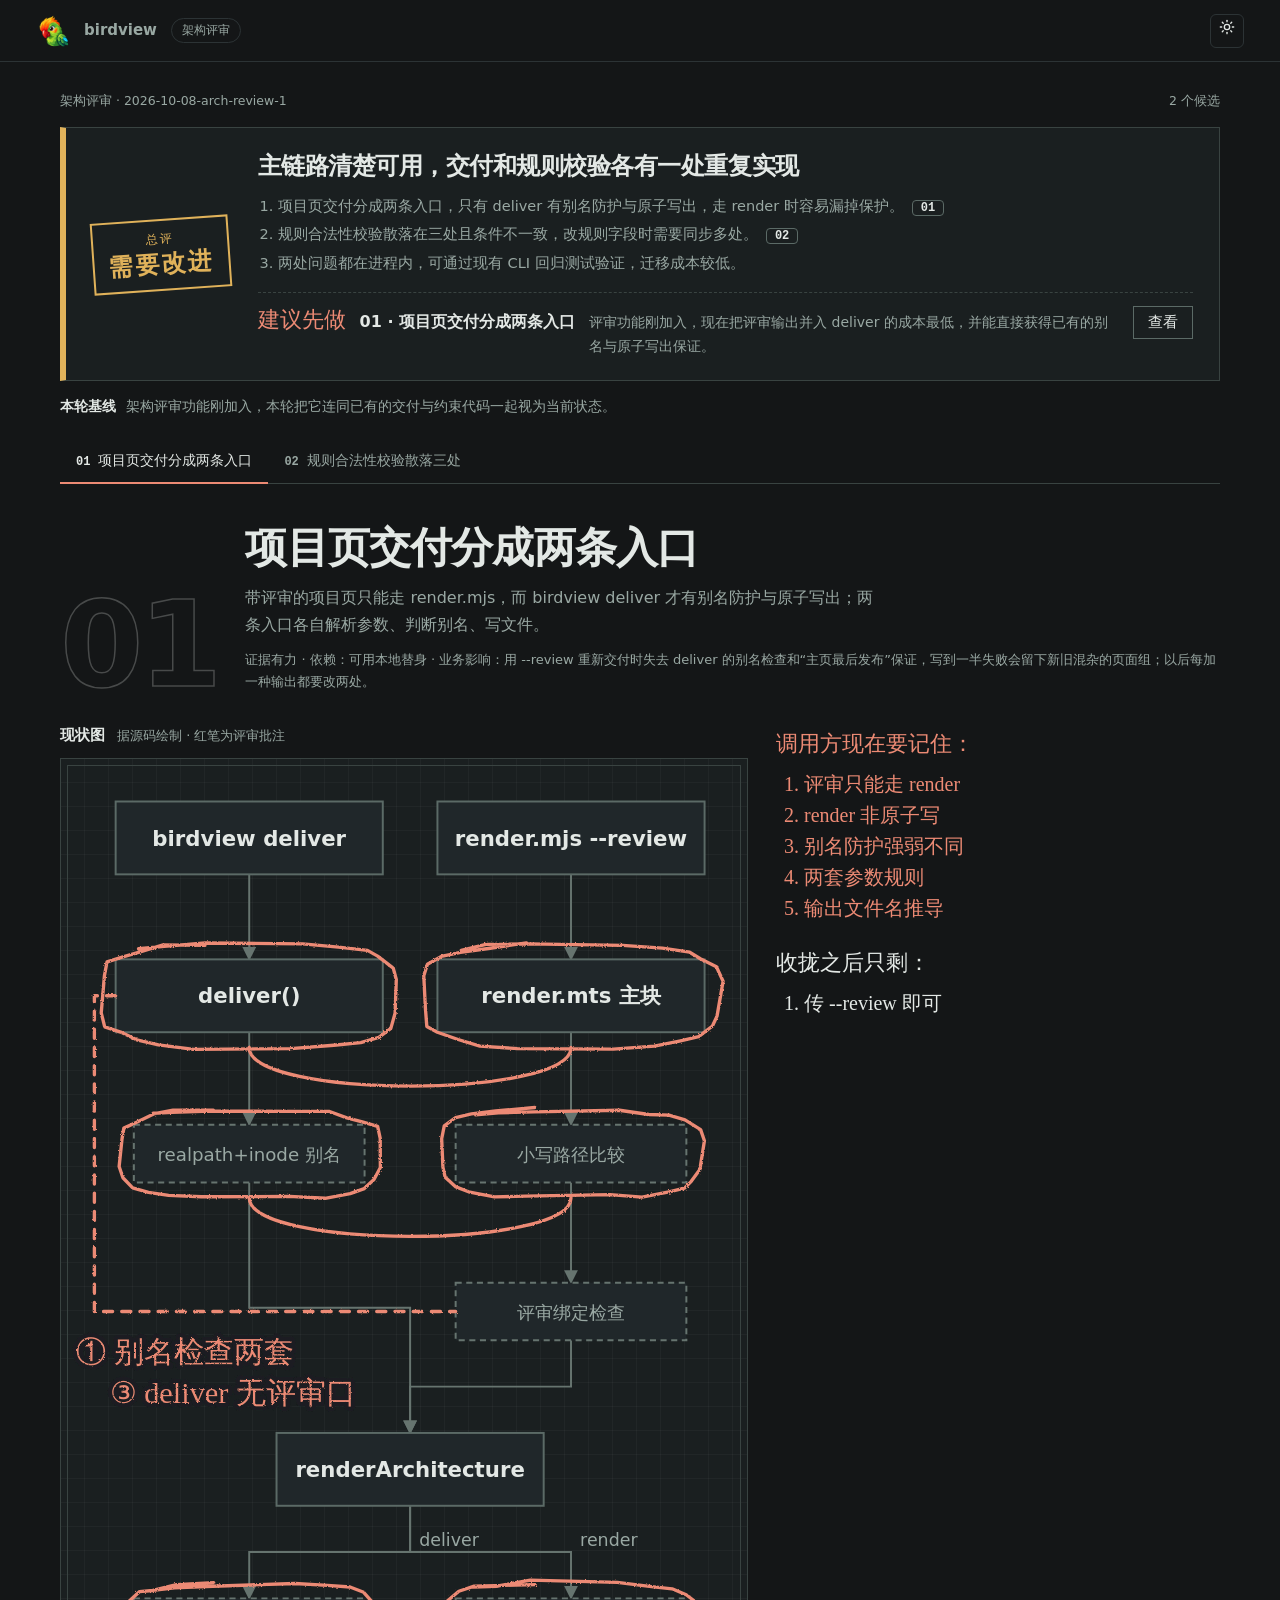
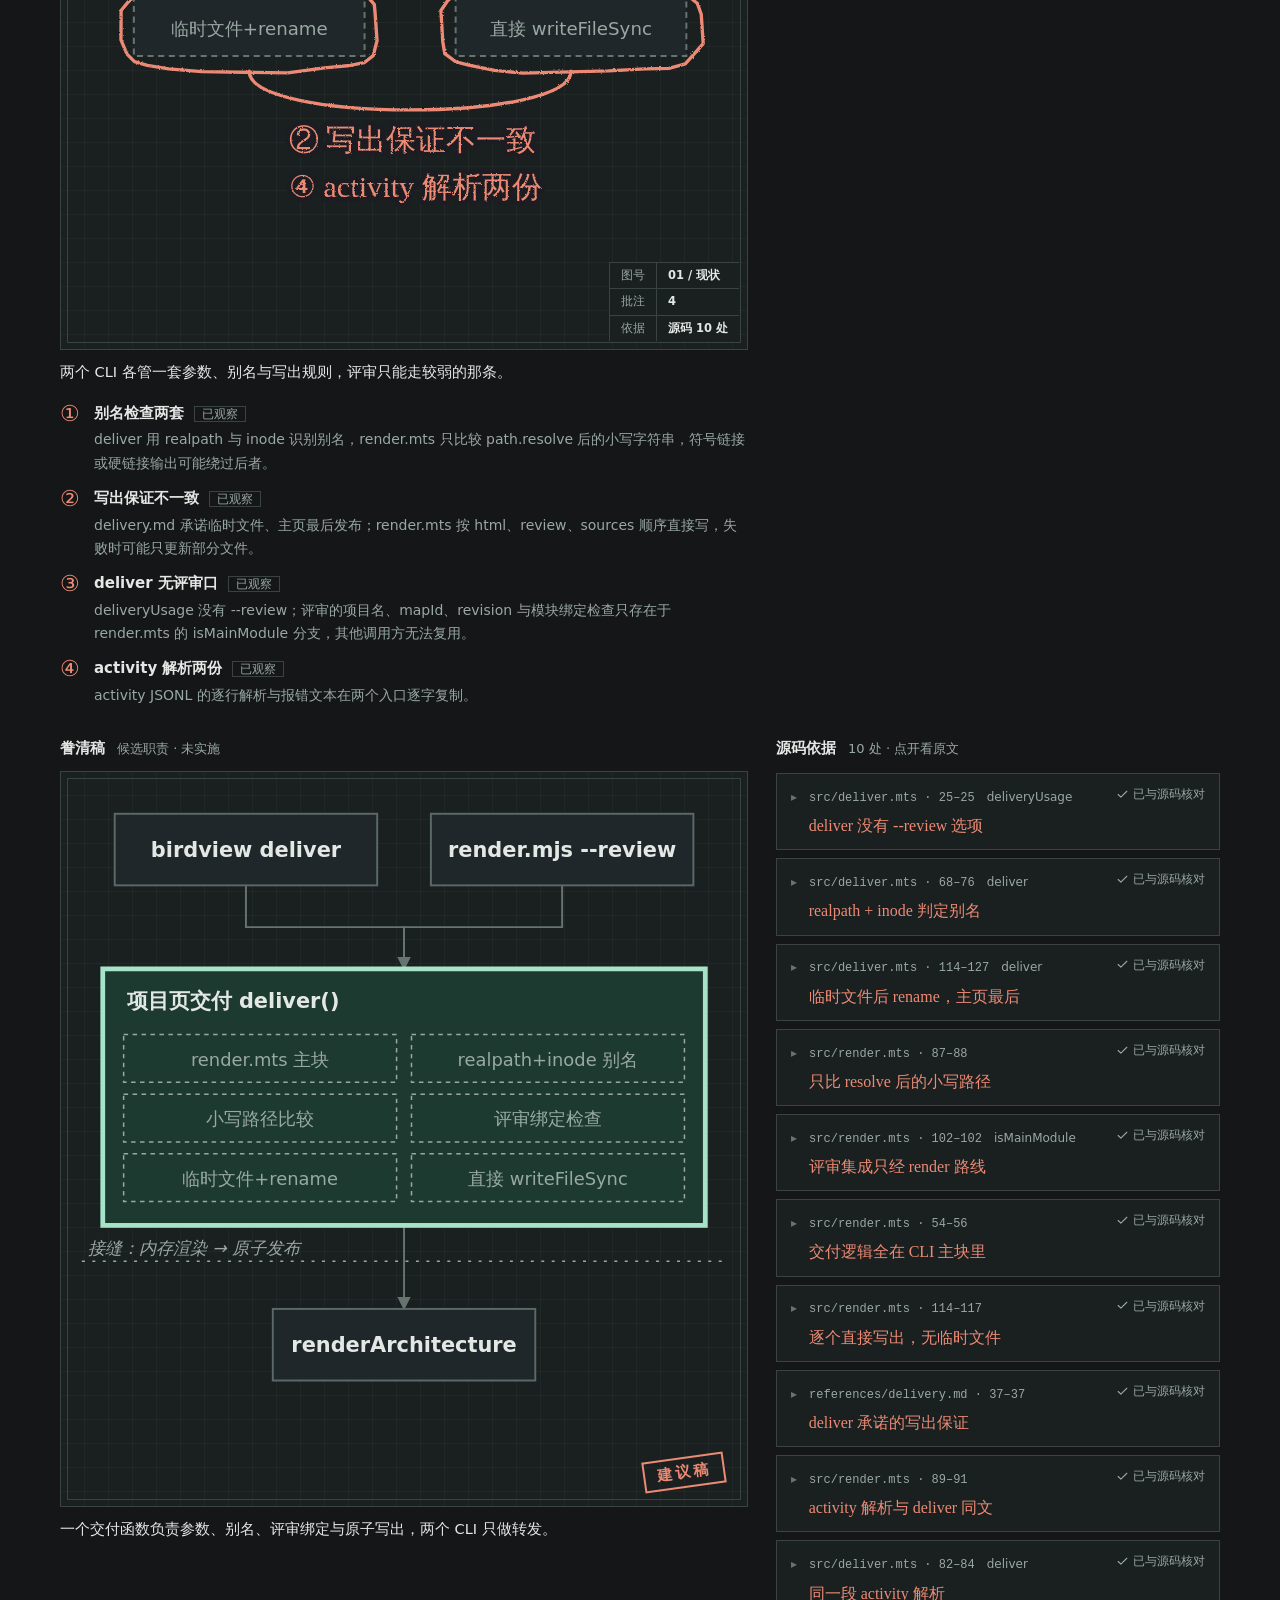
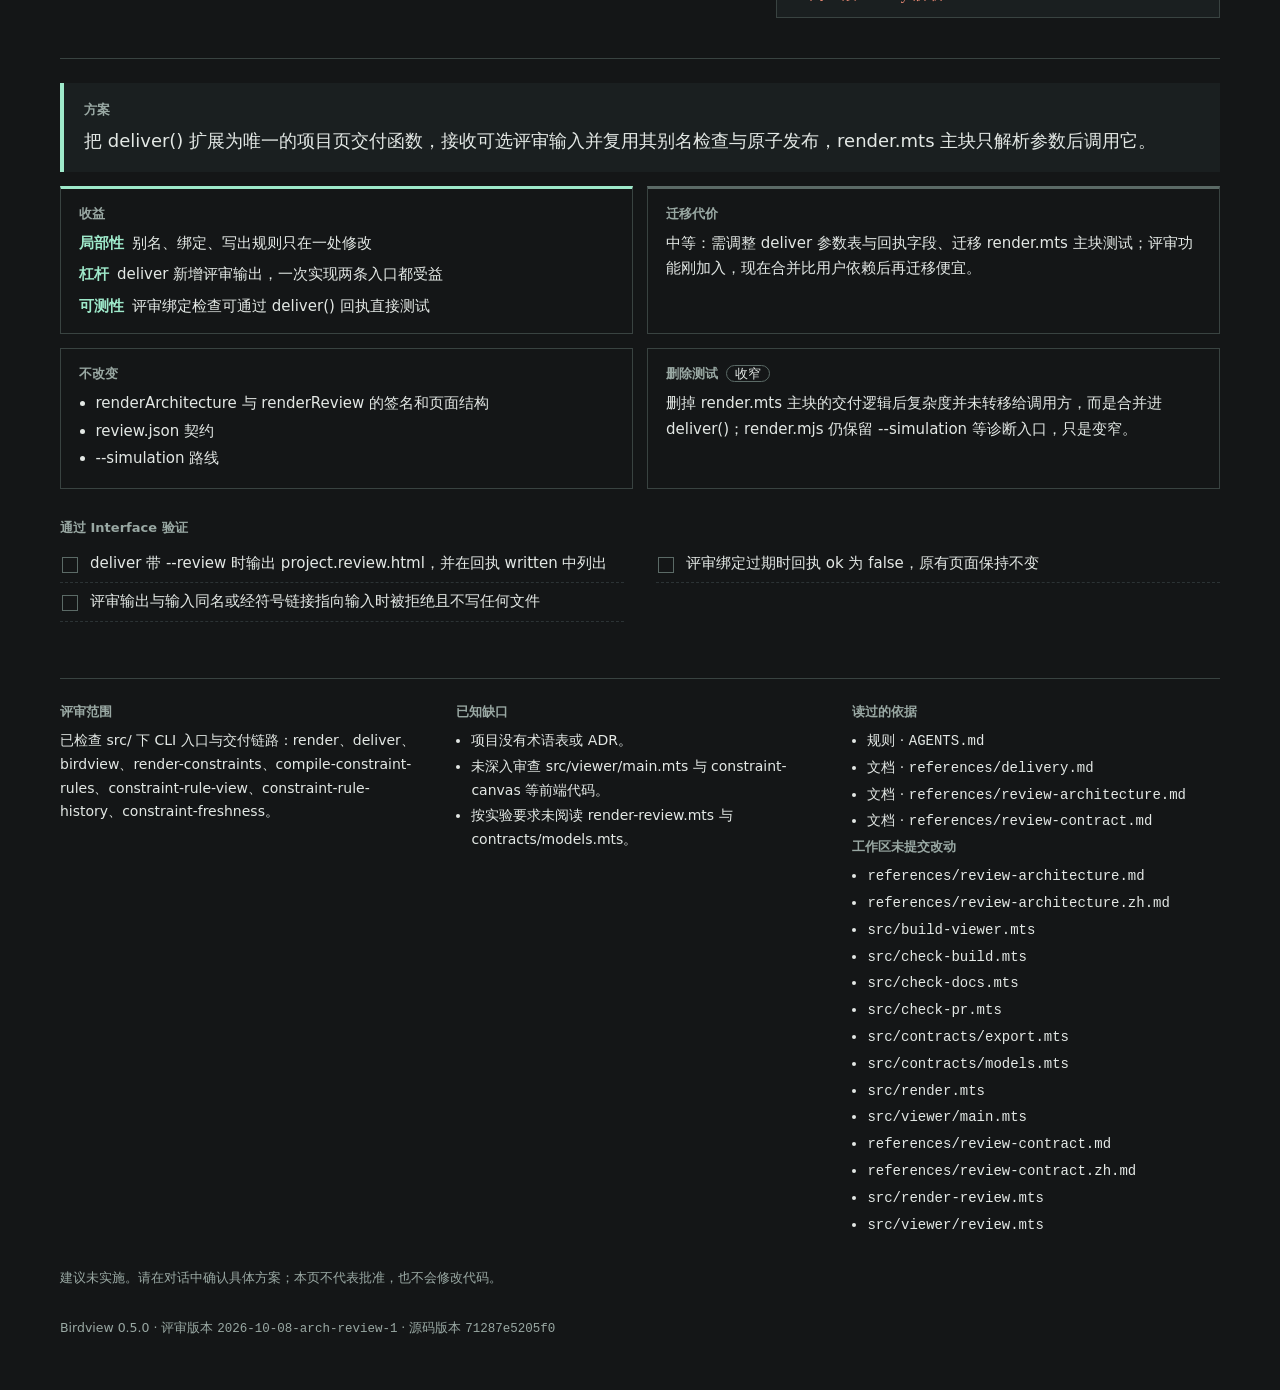
<file: skills/birdview/examples/review.html>
<!doctype html><html lang="zh"><head><meta charset="utf-8"><meta name="viewport" content="width=device-width,initial-scale=1"><title>birdview · 架构评审 · Birdview</title><link rel="icon" href="[data-uri]"><script>// Generated from src/viewer/theme.mts. Do not edit directly.
"use strict";
(() => {
  // src/viewer/theme.mts
  try {
    if (localStorage.getItem("birdview-theme") === "light") document.documentElement.dataset.theme = "light";
  } catch {
  }
})();
</script><style>/* Architecture review: an annotated drawing. Ink draws source facts; red pencil marks review judgments.
   Dark is designed, not inverted: structure lines recede, the sheet lifts one step, one bright emphasis. */
:root{--paper:#141617;--sheet:#1a1f20;--grid:#ffffff08;--ink:#e3e8e5;--ink-2:#99a8a3;--pencil:#66746f;--line:#2c3335;--red:#ec8a74;--red-soft:#ec8a7424;--deep:#1d3a31;--accent:#9ee9ca;
  --rule:#394341;--rule-strong:#5b6a66;--box:#20272a;--hollow:#e3e8e540;--emph:#a6e3c9;
  --sans:"PingFang SC","Microsoft YaHei","Noto Sans CJK SC",system-ui,sans-serif;--hand:"Kaiti SC","STKaiti","KaiTi","楷体","Noto Serif CJK SC",serif;--mono:"Cascadia Code","SF Mono",Consolas,monospace;
  color-scheme:dark;font:15px/1.7 var(--sans);color:var(--ink);background:var(--paper)}
:root[data-theme="light"]{--paper:#fafbfa;--sheet:#f4f6f4;--grid:#e3e8e4;--ink:#202725;--ink-2:#596a62;--pencil:#8d9ba1;--line:#d8dfdb;--red:#c8372a;--red-soft:#c8372a14;--deep:#dfe9e4;--accent:#167552;
  --rule:#202725;--rule-strong:#202725;--box:#f4f6f4;--hollow:#202725;--emph:#202725;color-scheme:light}
*{box-sizing:border-box}body{margin:0;background:var(--paper)}
button{font:inherit;color:inherit;cursor:pointer}
code{font-family:var(--mono)}
.icon{width:16px;height:16px;fill:none;stroke:currentColor;stroke-width:2;stroke-linecap:round;stroke-linejoin:round}
/* chrome shared with the architecture page */
.app-header{height:62px;display:flex;align-items:center;gap:14px;padding:0 36px;border-bottom:1px solid var(--line)}
.app-header .project{font-weight:600;color:var(--ink-2)}
.chip{font-size:12px;padding:1px 10px;border:1px solid var(--line);border-radius:999px;color:var(--ink-2)}
.app-header .actions{margin-left:auto}
.app-header .views{margin-left:auto}.app-header .views+.actions{margin-left:12px}
.views{display:inline-flex;gap:2px;padding:3px;border:1px solid var(--line);border-radius:8px}.views a{padding:3px 12px;border-radius:6px;font-size:13px;color:var(--ink-2);text-decoration:none}.views a[aria-current]{background:var(--line);color:var(--ink);font-weight:600}.views a:not([aria-current]):hover{color:var(--ink)}
.theme-toggle{width:34px;height:34px;display:grid;place-items:center;border:1px solid var(--line);border-radius:6px;background:transparent}
.theme-toggle .moon,:root[data-theme="light"] .theme-toggle .sun{display:none}:root[data-theme="light"] .theme-toggle .moon{display:inline}
.page{max-width:1240px;margin:0 auto;padding:28px 40px 80px}
/* intro */
.strip{display:flex;justify-content:space-between;margin:0;font-size:12.5px;color:var(--ink-2)}
.baseline{margin:14px 0 0;font-size:14px;color:var(--ink-2);max-width:80ch}.baseline b{color:var(--ink);margin-right:10px}
.recommend{display:flex;align-items:baseline;flex-wrap:wrap;gap:6px 14px;margin-top:22px;padding:14px 18px;border:1px solid var(--rule);background:var(--sheet)}
.recommend .hand{font:22px var(--hand);color:var(--red)}.recommend b{font-size:16px}.recommend>span:not(.hand){color:var(--ink-2);font-size:14px;flex:1 1 300px}
.recommend button{border:1px solid var(--rule-strong);background:transparent;padding:3px 14px}
/* verdict: the direct answer, before any drawing */
.verdict{--grade:var(--accent);display:grid;grid-template-columns:auto 1fr;gap:6px 28px;align-items:center;margin-top:16px;padding:22px 26px;border:1px solid var(--rule);border-left:6px solid var(--grade);background:var(--sheet)}
.verdict[data-grade="needs-work"]{--grade:#e0b25a}:root[data-theme="light"] .verdict[data-grade="needs-work"]{--grade:#a86b00}
.verdict[data-grade="at-risk"]{--grade:var(--red)}
.verdict .grade{display:grid;place-items:center;min-width:112px;padding:8px 14px;border:2.4px solid var(--grade);color:var(--grade);transform:rotate(-4deg)}
.verdict .grade .label{font-size:12px;letter-spacing:.2em}.verdict .grade b{font-size:24px;letter-spacing:.1em;line-height:1.3}
.verdict h1{margin:0;font-size:24px;line-height:1.4}
.reasons{margin:10px 0 0;padding-left:1.4em;color:var(--ink-2);font-size:14.5px}.reasons li+li{margin-top:4px}
.reasons .ref{margin-left:8px;border:1px solid var(--rule-strong);background:transparent;padding:0 8px;font:600 12px var(--mono);color:var(--ink);border-radius:4px}
.reasons .ref:hover{border-color:var(--grade);color:var(--grade)}
.verdict .recommend{margin-top:16px;padding:12px 0 0;border:0;border-top:1px dashed var(--rule);background:transparent}
@media(max-width:900px){.verdict{grid-template-columns:1fr;padding:18px}.verdict .grade{justify-self:start}.verdict h1{font-size:20px}}
.tabs{display:flex;flex-wrap:wrap;gap:0;margin-top:22px;border-bottom:1px solid var(--rule)}
.tabs button{border:0;background:transparent;padding:8px 16px 9px;color:var(--ink-2);max-width:280px;text-align:left;font-size:14px;border-bottom:2px solid transparent;margin-bottom:-1px}
.tabs button span{font:600 12px var(--mono);margin-right:8px}.tabs button[aria-pressed="true"]{color:var(--ink);border-bottom-color:var(--red)}
/* sheet page */
.head{display:grid;grid-template-columns:auto 1fr;gap:0 28px;align-items:end;margin:40px 0 30px}
.no{font:800 120px/.8 var(--sans);color:transparent;-webkit-text-stroke:1.5px var(--hollow);letter-spacing:-.04em}
h1{font:800 42px/1.15 var(--sans);letter-spacing:-.02em;margin:0 0 12px}
.lede{margin:0;max-width:62ch;color:var(--ink-2);font-size:16px}
.meta{margin:10px 0 0;font-size:13px;color:var(--ink-2)}
.row{display:grid;grid-template-columns:minmax(0,1.55fr) minmax(0,1fr);gap:28px;margin-top:28px;align-items:start}
.cap{display:flex;align-items:baseline;gap:12px;margin:0 0 10px;font-size:13px;color:var(--ink-2)}.cap b{color:var(--ink);font-size:15px}
.sheet{position:relative;background:var(--sheet);border:1px solid var(--rule);outline:1px solid var(--rule);outline-offset:-8px;overflow:hidden;
  background-image:linear-gradient(var(--grid) 1px,transparent 1px),linear-gradient(90deg,var(--grid) 1px,transparent 1px);background-size:24px 24px;background-position:-1px -1px}
.sheet svg{display:block;width:100%;height:auto}
.titleblock{position:absolute;right:8px;bottom:8px;display:grid;grid-template-columns:auto auto;border-left:1px solid var(--rule);border-top:1px solid var(--rule);background:var(--sheet);font-size:11.5px}
.titleblock span{padding:3px 11px;border-bottom:1px solid var(--rule)}.titleblock span:nth-child(odd){color:var(--ink-2);border-right:1px solid var(--rule)}.titleblock span:nth-child(even){font-weight:600}
.titleblock span:nth-last-child(-n+2){border-bottom:0}
.seal{position:absolute;right:22px;bottom:18px;border:2.4px solid var(--red);color:var(--red);font:700 15px var(--sans);letter-spacing:.2em;padding:4px 12px;transform:rotate(-8deg)}
.caption{margin:10px 0 0;font-size:14.5px}
.findings{list-style:none;margin:16px 0 0;padding:0;display:grid;gap:10px}
.findings li{display:grid;grid-template-columns:28px 1fr;gap:6px}.hand-num{font:22px/1.2 var(--hand);color:var(--red)}
.findings b{font-weight:600}.findings p{margin:2px 0 0;color:var(--ink-2);font-size:14px}
.conf{margin-left:10px;font-size:12px;color:var(--ink-2);border:1px solid var(--rule);padding:0 7px}.conf[data-confidence="hypothesis"]{border-style:dashed}
.margin-notes{font-family:var(--hand);color:var(--red);font-size:20px;line-height:1.55}
.margin-notes h3{font:inherit;font-size:22px;margin:4px 0 8px}.margin-notes ol{margin:0;padding-left:1.4em}
.margin-notes .after{margin-top:22px;color:var(--ink)}
.evidence{display:grid;gap:8px;margin-top:0}.evidence>.cap{margin-bottom:4px}
.slip{background:var(--sheet);border:1px solid var(--rule);padding:0;min-width:0}
.slip-head{display:flex;flex-wrap:wrap;align-items:baseline;gap:2px 12px;font-size:12px;color:var(--ink-2);padding:10px 14px;cursor:pointer;list-style:none}.slip-head::-webkit-details-marker{display:none}
.slip-head::before{content:"▸";color:var(--pencil);transition:transform .15s}.slip[open]>.slip-head::before{transform:rotate(90deg)}
.slip-head code{font-size:12px}.slip-head .hand-note{flex-basis:100%;order:5;margin:2px 0 0 1.1em;font-size:16px}
.slip-head:hover{background:var(--red-soft)}.slip-head:focus-visible{outline:2px solid var(--accent);outline-offset:-2px}
.slip pre{padding:0 14px 14px}
.slip-head .verified,.slip-head .unchecked{margin-left:auto;display:inline-flex;align-items:center;gap:4px}.slip-head .verified .icon{width:13px;height:13px}
.slip-head .unchecked{color:var(--red)}
.slip pre{margin:0;font:12.5px/1.65 var(--mono);white-space:pre-wrap;overflow-wrap:anywhere;tab-size:2}
.slip .cl{display:grid;grid-template-columns:3.2em minmax(0,1fr)}.slip .cl:hover{background:var(--red-soft)}
.slip .code{padding-left:calc((var(--i) + 4) * 1ch);text-indent:calc((var(--i) + 4) * -1ch)}
@media(min-width:901px){.redraw>div:first-child{position:sticky;top:16px}}
@media print{.slip pre{display:block}}
.slip .ln{color:var(--pencil);user-select:none;text-align:right;padding-right:1em}
.hand-note{font-family:var(--hand);color:var(--red);font-size:17px;margin:8px 0 0}
/* argument: the solution first, then what it buys, costs and leaves alone */
.argument{margin-top:40px;border-top:1px solid var(--rule);padding-top:24px}
.solution{padding:16px 20px;border-left:4px solid var(--accent);background:var(--sheet)}.solution p{margin:0;font-size:18px;line-height:1.6;color:var(--ink)}
.cards{display:grid;grid-template-columns:repeat(2,minmax(0,1fr));gap:14px;margin-top:14px}
.card{border:1px solid var(--rule);padding:14px 18px;min-width:0}.card p{margin:0}
.card h4 .tag{margin-left:8px;padding:0 8px;border:1px solid var(--rule-strong);border-radius:999px;font-weight:500;color:var(--ink)}
.card.gain{border-top:3px solid var(--accent)}.card.cost{border-top:3px solid var(--rule-strong)}
.card.conflict{grid-column:1/-1;border-color:var(--red);background:var(--red-soft)}.card.conflict h4{color:var(--red)}
.argument h4,.solution h4{margin:0 0 6px;font-size:13px;color:var(--ink-2);font-weight:600}
@media(max-width:900px){.cards{grid-template-columns:1fr}.solution p{font-size:16px}}
.verify h4,.foot h4{margin:0 0 6px;font-size:13px;color:var(--ink-2);font-weight:600}
.plain{margin:0;padding-left:1.1em}.plain li{margin:2px 0}
.wins{list-style:none;margin:0;padding:0;display:grid;gap:6px}.wins b{margin-right:8px;color:var(--accent);font-weight:600}
.verify{margin-top:28px}.checks{list-style:none;margin:0;padding:0;columns:2;column-gap:32px}
.checks li{break-inside:avoid;padding:6px 0 6px 30px;position:relative;border-bottom:1px dashed var(--line)}
.checks li::before{content:"";position:absolute;left:2px;top:12px;width:14px;height:14px;border:1.4px solid var(--rule-strong)}
.empty{margin:60px 0}.empty h1{font-size:30px}.empty p{color:var(--ink-2)}
.foot{margin-top:56px;padding-top:22px;border-top:1px solid var(--rule);display:grid;grid-template-columns:repeat(3,minmax(0,1fr));gap:28px;font-size:14px}
.foot p{margin:0}.foot .disclaimer,.foot .revs{grid-column:1/-1;color:var(--ink-2);font-size:12.5px}
/* drawing grammar */
.wire{fill:none;stroke:var(--pencil);stroke-width:1.3}.ah{fill:var(--pencil)}
.wire-label{font:11.5px var(--sans);fill:var(--ink-2)}
.box{fill:var(--box);stroke:var(--rule-strong);stroke-width:1.3}.box.step{stroke:var(--pencil);stroke-dasharray:4 3}.box.external{stroke-dasharray:6 4}
.lbl{font:600 14px var(--sans);fill:var(--ink)}.sub{font:12px var(--sans);fill:var(--ink-2)}
.deep{fill:var(--deep);stroke:var(--emph);stroke-width:3.2}.inner{fill:none;stroke:var(--ink-2);stroke-dasharray:3 3}
.seam{stroke:var(--ink-2);stroke-dasharray:2 5}.seam-label{font:italic 11.5px var(--sans);fill:var(--ink-2)}
.red{fill:none;stroke:var(--red);stroke-width:2.2;stroke-linecap:round;stroke-linejoin:round}.red.dashed{stroke-dasharray:6 6}.rh{fill:none;stroke:var(--red);stroke-width:1.8}
.hand{font:20px var(--hand);fill:var(--red);paint-order:stroke;stroke:var(--sheet);stroke-width:6px;stroke-linejoin:round}
.node.linked .box,.node.linked .deep{stroke:var(--accent);stroke-width:2.4}
@media(max-width:900px){.row,.foot{grid-template-columns:1fr}.checks{columns:1}.head{grid-template-columns:1fr}.no{font-size:72px}h1{font-size:30px}.page{padding:22px 16px 60px}.app-header{padding:0 16px}}
@media print{.app-header .actions,.tabs,.recommend button,.reasons .ref{display:none}.sheet-page[hidden]{display:block}}
</style></head><body><header class="app-header"><img src="[data-uri]" alt="" width="34" height="34"><span class="project">birdview</span><span class="chip">架构评审</span><div class="actions"><button type="button" class="theme-toggle" aria-label="切换明暗主题"><span class="sun"><svg class="icon" aria-hidden="true" focusable="false" xmlns="http://www.w3.org/2000/svg" viewBox="0 0 24 24" fill="none" stroke="currentColor" stroke-width="2" stroke-linecap="round" stroke-linejoin="round" > <circle cx="12" cy="12" r="4" /> <path d="M12 2v2" /> <path d="M12 20v2" /> <path d="m4.93 4.93 1.41 1.41" /> <path d="m17.66 17.66 1.41 1.41" /> <path d="M2 12h2" /> <path d="M20 12h2" /> <path d="m6.34 17.66-1.41 1.41" /> <path d="m19.07 4.93-1.41 1.41" /> </svg></span><span class="moon"><svg class="icon" aria-hidden="true" focusable="false" xmlns="http://www.w3.org/2000/svg" viewBox="0 0 24 24" fill="none" stroke="currentColor" stroke-width="2" stroke-linecap="round" stroke-linejoin="round" > <path d="M20.985 12.486a9 9 0 1 1-9.473-9.472c.405-.022.617.46.402.803a6 6 0 0 0 8.268 8.268c.344-.215.825-.004.803.401" /> </svg></span></button></div></header><main class="page"><div class="intro"><p class="strip">架构评审 · 2026-10-08-arch-review-1<span>2 个候选</span></p><section class="verdict" data-grade="needs-work" aria-label="总评"><div class="grade"><span class="label">总评</span><b>需要改进</b></div><div class="body"><h1>主链路清楚可用，交付和规则校验各有一处重复实现</h1><ol class="reasons"><li><span>项目页交付分成两条入口，只有 deliver 有别名防护与原子写出，走 render 时容易漏掉保护。</span><button type="button" class="ref" data-goto="0">01</button></li><li><span>规则合法性校验散落在三处且条件不一致，改规则字段时需要同步多处。</span><button type="button" class="ref" data-goto="1">02</button></li><li><span>两处问题都在进程内，可通过现有 CLI 回归测试验证，迁移成本较低。</span></li></ol><div class="recommend"><span class="hand">建议先做</span><b>01 · 项目页交付分成两条入口</b><span>评审功能刚加入，现在把评审输出并入 deliver 的成本最低，并能直接获得已有的别名与原子写出保证。</span><button type="button" data-goto="0">查看</button></div></div></section><p class="baseline"><b>本轮基线</b>架构评审功能刚加入，本轮把它连同已有的交付与约束代码一起视为当前状态。</p><nav class="tabs" aria-label="评审候选"><button type="button" data-goto="0" aria-pressed="true"><span>01</span>项目页交付分成两条入口</button><button type="button" data-goto="1" aria-pressed="false"><span>02</span>规则合法性校验散落三处</button></nav></div><section class="sheet-page" data-sheet="0">
<div class="head"><div class="no" aria-hidden="true">01</div><div><h1>项目页交付分成两条入口</h1><p class="lede">带评审的项目页只能走 render.mjs，而 birdview deliver 才有别名防护与原子写出；两条入口各自解析参数、判断别名、写文件。</p>
<p class="meta">证据有力 · 依赖：可用本地替身 · 业务影响：用 --review 重新交付时失去 deliver 的别名检查和“主页最后发布”保证，写到一半失败会留下新旧混杂的页面组；以后每加一种输出都要改两处。</p></div></div>
<div class="row">
  <div><p class="cap"><b>现状图</b>据源码绘制 · 红笔为评审批注</p>
    <div class="sheet"><svg viewBox="0 0 452 784" role="img" aria-label="现状图"><defs>
<filter id="c0b-rough"><feTurbulence type="fractalNoise" baseFrequency=".9" numOctaves="2" seed="5"/><feDisplacementMap in="SourceGraphic" scale="1.6"/></filter>
<marker id="c0b-ah" viewBox="0 0 10 10" refX="9" refY="5" markerWidth="7" markerHeight="7" orient="auto"><path d="M0 0L10 5L0 10z" class="ah"/></marker>
<marker id="c0b-rh" viewBox="0 0 10 10" refX="8" refY="5" markerWidth="8" markerHeight="8" orient="auto"><path d="M0 1L9 5L0 9" class="rh"/></marker>
</defs><path class="wire" d="M124 76 V132" marker-end="url(#c0b-ah)"/><path class="wire" d="M336 76 V132" marker-end="url(#c0b-ah)"/><path class="wire" d="M124 180 V241" marker-end="url(#c0b-ah)"/><path class="wire" d="M336 180 V241" marker-end="url(#c0b-ah)"/><path class="wire" d="M336 279 V345" marker-end="url(#c0b-ah)"/><path class="wire" d="M124 279 V361.5 H230 V444" marker-end="url(#c0b-ah)"/><path class="wire" d="M336 383 V413.5 H230 V444" marker-end="url(#c0b-ah)"/><path class="wire" d="M230 492 V522.5 H124 V553" marker-end="url(#c0b-ah)"/><text class="wire-label" x="236" y="518.5">deliver</text><path class="wire" d="M230 492 V522.5 H336 V553" marker-end="url(#c0b-ah)"/><text class="wire-label" x="342" y="518.5">render</text><g class="node" data-node="cli-deliver"><rect class="box caller" x="36" y="28" width="176" height="48"/><text class="lbl" x="124" y="57" text-anchor="middle">birdview deliver</text></g><g class="node" data-node="cli-render"><rect class="box caller" x="248" y="28" width="176" height="48"/><text class="lbl" x="336" y="57" text-anchor="middle">render.mjs --review</text></g><g class="node" data-node="deliver"><rect class="box module" x="36" y="132" width="176" height="48"/><text class="lbl" x="124" y="161" text-anchor="middle">deliver()</text></g><g class="node" data-node="render-main"><rect class="box module" x="248" y="132" width="176" height="48"/><text class="lbl" x="336" y="161" text-anchor="middle">render.mts 主块</text></g><g class="node" data-node="alias-strong"><rect class="box step" x="48" y="241" width="152" height="38"/><text class="sub" x="124" y="265" text-anchor="middle">realpath+inode 别名</text></g><g class="node" data-node="alias-weak"><rect class="box step" x="260" y="241" width="152" height="38"/><text class="sub" x="336" y="265" text-anchor="middle">小写路径比较</text></g><g class="node" data-node="review-bind"><rect class="box step" x="260" y="345" width="152" height="38"/><text class="sub" x="336" y="369" text-anchor="middle">评审绑定检查</text></g><g class="node" data-node="render-arch"><rect class="box module" x="142" y="444" width="176" height="48"/><text class="lbl" x="230" y="473" text-anchor="middle">renderArchitecture</text></g><g class="node" data-node="write-atomic"><rect class="box step" x="48" y="553" width="152" height="38"/><text class="sub" x="124" y="577" text-anchor="middle">临时文件+rename</text></g><g class="node" data-node="write-direct"><rect class="box step" x="260" y="553" width="152" height="38"/><text class="sub" x="336" y="577" text-anchor="middle">直接 writeFileSync</text></g><g style="filter:url(#c0b-rough)"><path class="red" d="M60.7 233.4 L73.3 232.8 L98.2 232.0 L155.4 232.1 L176.5 232.1 L188.3 236.4 L198.5 239.1 L208.6 242.1 L210.3 249.9 L210.4 269.1 L206.2 277.0 L199.8 283.0 L190.5 286.3 L174.0 289.4 L150.5 288.2 L92.5 288.4 L70.9 287.5 L57.6 285.5 L47.2 282.6 L40.8 275.9 L38.3 268.5 L40.2 250.3 L41.4 243.2 L49.5 239.5 L61.7 233.6 L73.8 231.3 L100.4 231.3"/><path class="red" d="M273.2 234.4 L288.1 233.1 L311.8 232.5 L367.9 231.4 L387.2 234.2 L400.5 234.6 L411.1 237.8 L421.4 244.2 L423.9 251.5 L420.9 270.5 L415.1 278.4 L410.8 282.7 L400.6 285.2 L382.8 288.6 L361.7 287.0 L305.8 288.0 L285.6 288.5 L269.3 285.4 L259.8 281.7 L253.1 275.6 L251.6 268.8 L250.8 250.2 L252.5 241.7 L260.0 236.2 L270.4 233.8 L286.4 231.9 L312.2 229.6"/><path class="red" d="M124 289 C 124 323, 336 323, 336 289"/><path class="red" d="M62.1 547.6 L74.8 546.0 L99.9 545.0 L154.1 543.2 L175.6 544.4 L190.4 545.5 L199.4 549.0 L206.4 557.0 L206.9 562.3 L208.2 580.9 L205.7 590.7 L199.7 595.4 L190.5 597.2 L173.5 598.8 L149.4 602.1 L92.5 601.3 L70.9 599.4 L56.9 597.2 L48.4 594.7 L43.5 589.7 L39.5 580.4 L39.6 561.0 L43.6 556.1 L51.6 548.6 L60.5 547.8 L76.1 544.0 L100.6 542.6"/><path class="red" d="M271.7 545.6 L287.1 545.0 L309.2 541.0 L366.5 542.5 L389.0 545.2 L402.6 546.7 L411.9 550.6 L419.2 556.2 L421.8 563.5 L423.1 582.8 L417.6 589.1 L411.3 596.2 L400.5 599.1 L384.7 599.4 L360.7 600.8 L304.2 602.3 L285.6 600.4 L268.6 597.0 L260.2 594.8 L252.8 589.4 L251.5 581.2 L250.3 561.0 L254.7 554.6 L262.1 548.3 L272.2 544.9 L285.8 544.6 L312.4 543.9"/><path class="red" d="M124 601 C 124 635, 336 635, 336 601"/><path class="red dashed" d="M36 156 H22 V364 H260"/><path class="red" d="M51.1 125.0 L67.9 123.4 L95.0 121.2 L159.3 121.8 L182.8 123.9 L201.9 126.1 L208.6 129.9 L218.9 137.8 L220.9 145.3 L220.1 167.5 L217.3 177.5 L209.4 183.4 L197.5 186.9 L179.7 188.6 L151.4 190.8 L87.4 191.3 L64.2 188.3 L49.9 185.0 L39.3 179.9 L28.8 176.5 L26.5 167.2 L28.6 142.8 L30.3 133.7 L40.3 130.5 L51.6 127.2 L67.3 122.5 L94.8 122.8"/><path class="red" d="M263.7 126.0 L280.0 122.1 L308.6 121.8 L370.0 122.8 L396.2 124.6 L414.2 127.3 L421.2 131.6 L431.8 136.9 L436.2 146.4 L432.2 169.4 L429.2 175.9 L420.1 182.9 L407.4 185.8 L390.9 189.2 L363.9 191.1 L300.6 190.8 L276.0 189.2 L261.6 184.8 L248.0 180.0 L241.0 176.2 L240.1 164.5 L239.0 142.8 L241.4 135.2 L250.6 130.1 L263.2 127.4 L282.7 124.7 L306.6 121.1"/><path class="red" d="M124 190 C 124 224, 336 224, 336 190"/><text class="hand" x="10" y="397">① 别名检查两套</text><text class="hand" x="150" y="653">② 写出保证不一致</text><text class="hand" x="32" y="424">③ deliver 无评审口</text><text class="hand" x="150" y="684">④ activity 解析两份</text></g></svg><div class="titleblock"><span>图号</span><span>01 / 现状</span><span>批注</span><span>4</span><span>依据</span><span>源码 10 处</span></div></div>
    <p class="caption">两个 CLI 各管一套参数、别名与写出规则，评审只能走较弱的那条。</p>
    <ol class="findings"><li><span class="hand-num">①</span><div><b>别名检查两套</b><span class="conf" data-confidence="observed">已观察</span><p>deliver 用 realpath 与 inode 识别别名，render.mts 只比较 path.resolve 后的小写字符串，符号链接或硬链接输出可能绕过后者。</p></div></li><li><span class="hand-num">②</span><div><b>写出保证不一致</b><span class="conf" data-confidence="observed">已观察</span><p>delivery.md 承诺临时文件、主页最后发布；render.mts 按 html、review、sources 顺序直接写，失败时可能只更新部分文件。</p></div></li><li><span class="hand-num">③</span><div><b>deliver 无评审口</b><span class="conf" data-confidence="observed">已观察</span><p>deliveryUsage 没有 --review；评审的项目名、mapId、revision 与模块绑定检查只存在于 render.mts 的 isMainModule 分支，其他调用方无法复用。</p></div></li><li><span class="hand-num">④</span><div><b>activity 解析两份</b><span class="conf" data-confidence="observed">已观察</span><p>activity JSONL 的逐行解析与报错文本在两个入口逐字复制。</p></div></li></ol></div>
  <aside class="margin-notes"><h3>调用方现在要记住：</h3><ol><li>评审只能走 render</li><li>render 非原子写</li><li>别名防护强弱不同</li><li>两套参数规则</li><li>输出文件名推导</li></ol>
    <div class="after"><h3>收拢之后只剩：</h3><ol><li>传 --review 即可</li></ol></div></aside>
</div>
<div class="row redraw">
  <div><p class="cap"><b>誊清稿</b>候选职责 · 未实施</p>
    <div class="sheet"><svg viewBox="0 0 460 492" role="img" aria-label="誊清稿"><defs>
<filter id="c0a-rough"><feTurbulence type="fractalNoise" baseFrequency=".9" numOctaves="2" seed="5"/><feDisplacementMap in="SourceGraphic" scale="1.6"/></filter>
<marker id="c0a-ah" viewBox="0 0 10 10" refX="9" refY="5" markerWidth="7" markerHeight="7" orient="auto"><path d="M0 0L10 5L0 10z" class="ah"/></marker>
<marker id="c0a-rh" viewBox="0 0 10 10" refX="8" refY="5" markerWidth="8" markerHeight="8" orient="auto"><path d="M0 1L9 5L0 9" class="rh"/></marker>
</defs><line class="seam" x1="14" y1="328" x2="446" y2="328"/><text class="seam-label" x="18" y="323">接缝：内存渲染 → 原子发布</text><path class="wire" d="M124 76 V104 H230 V132" marker-end="url(#c0a-ah)"/><path class="wire" d="M336 76 V104 H230 V132" marker-end="url(#c0a-ah)"/><path class="wire" d="M230 304 V360" marker-end="url(#c0a-ah)"/><g class="node" data-node="cli-deliver"><rect class="box caller" x="36" y="28" width="176" height="48"/><text class="lbl" x="124" y="57" text-anchor="middle">birdview deliver</text></g><g class="node" data-node="cli-render"><rect class="box caller" x="248" y="28" width="176" height="48"/><text class="lbl" x="336" y="57" text-anchor="middle">render.mjs --review</text></g><g class="node" data-node="deliver"><rect class="deep" x="28" y="132" width="404" height="172"/><text class="lbl" x="44" y="158">项目页交付 deliver()</text><g><title>render.mts 主块</title><rect class="inner" x="42" y="176" width="183" height="32"/><text class="sub" x="133.5" y="197" text-anchor="middle">render.mts 主块</text></g><g><title>realpath+inode 别名</title><rect class="inner" x="235" y="176" width="183" height="32"/><text class="sub" x="326.5" y="197" text-anchor="middle">realpath+inode 别名</text></g><g><title>小写路径比较</title><rect class="inner" x="42" y="216" width="183" height="32"/><text class="sub" x="133.5" y="237" text-anchor="middle">小写路径比较</text></g><g><title>评审绑定检查</title><rect class="inner" x="235" y="216" width="183" height="32"/><text class="sub" x="326.5" y="237" text-anchor="middle">评审绑定检查</text></g><g><title>临时文件+rename</title><rect class="inner" x="42" y="256" width="183" height="32"/><text class="sub" x="133.5" y="277" text-anchor="middle">临时文件+rename</text></g><g><title>直接 writeFileSync</title><rect class="inner" x="235" y="256" width="183" height="32"/><text class="sub" x="326.5" y="277" text-anchor="middle">直接 writeFileSync</text></g></g><g class="node" data-node="render-arch"><rect class="box module" x="142" y="360" width="176" height="48"/><text class="lbl" x="230" y="389" text-anchor="middle">renderArchitecture</text></g><g style="filter:url(#c0a-rough)"></g></svg><span class="seal">建议稿</span></div>
    <p class="caption">一个交付函数负责参数、别名、评审绑定与原子写出，两个 CLI 只做转发。</p></div>
  <div class="evidence"><p class="cap"><b>源码依据</b>10 处 · 点开看原文</p><details class="slip"><summary class="slip-head"><code>src/deliver.mts · 25–25</code><span>deliveryUsage</span><span class="hand-note">deliver 没有 --review 选项</span><span class="verified"><svg class="icon" aria-hidden="true" focusable="false" xmlns="http://www.w3.org/2000/svg" viewBox="0 0 24 24" fill="none" stroke="currentColor" stroke-width="2" stroke-linecap="round" stroke-linejoin="round" > <path d="M20 6 9 17l-5-5" /> </svg>已与源码核对</span></summary><pre><span class="cl" style="--i:0"><span class="ln">25</span><span class="code">export const deliveryUsage = &#39;Usage: birdview deliver architecture.json project.html [activity.jsonl] (--catalog sources.json --rules reviewed-rules.json --repo root | --constraints reviewed.json | --architecture-only) [--repo root] [--bilingual] [--legacy]&#39;;</span></span></pre></details><details class="slip"><summary class="slip-head"><code>src/deliver.mts · 68–76</code><span>deliver</span><span class="hand-note">realpath + inode 判定别名</span><span class="verified"><svg class="icon" aria-hidden="true" focusable="false" xmlns="http://www.w3.org/2000/svg" viewBox="0 0 24 24" fill="none" stroke="currentColor" stroke-width="2" stroke-linecap="round" stroke-linejoin="round" > <path d="M20 6 9 17l-5-5" /> </svg>已与源码核对</span></summary><pre><span class="cl" style="--i:4"><span class="ln">68</span><span class="code">    for (const target of outputs) {</span></span><span class="cl" style="--i:6"><span class="ln">69</span><span class="code">      if (fs.existsSync(target) &amp;&amp; !fs.lstatSync(target).isFile()) throw new Error(`Output must be a regular file: ${target}`);</span></span><span class="cl" style="--i:6"><span class="ln">70</span><span class="code">      const targetStat = fs.existsSync(target) ? fs.statSync(target) : undefined;</span></span><span class="cl" style="--i:6"><span class="ln">71</span><span class="code">      for (const source of inputs) {</span></span><span class="cl" style="--i:8"><span class="ln">72</span><span class="code">        const sourceStat = fs.statSync(source);</span></span><span class="cl" style="--i:8"><span class="ln">73</span><span class="code">        if (canonical(target) === canonical(source) || (targetStat &amp;&amp; targetStat.ino !== 0 &amp;&amp; targetStat.dev === sourceStat.dev &amp;&amp; targetStat.ino === sourceStat.ino))</span></span><span class="cl" style="--i:10"><span class="ln">74</span><span class="code">          throw new Error(`Output aliases input: ${target}`);</span></span><span class="cl" style="--i:6"><span class="ln">75</span><span class="code">      }</span></span><span class="cl" style="--i:4"><span class="ln">76</span><span class="code">    }</span></span></pre></details><details class="slip"><summary class="slip-head"><code>src/deliver.mts · 114–127</code><span>deliver</span><span class="hand-note">临时文件后 rename，主页最后</span><span class="verified"><svg class="icon" aria-hidden="true" focusable="false" xmlns="http://www.w3.org/2000/svg" viewBox="0 0 24 24" fill="none" stroke="currentColor" stroke-width="2" stroke-linecap="round" stroke-linejoin="round" > <path d="M20 6 9 17l-5-5" /> </svg>已与源码核对</span></summary><pre><span class="cl" style="--i:4"><span class="ln">114</span><span class="code">    const pending = new Map&lt;string, string&gt;();</span></span><span class="cl" style="--i:4"><span class="ln">115</span><span class="code">    try {</span></span><span class="cl" style="--i:6"><span class="ln">116</span><span class="code">      for (const [target, content] of artifacts) {</span></span><span class="cl" style="--i:8"><span class="ln">117</span><span class="code">        fs.mkdirSync(path.dirname(target), { recursive: true });</span></span><span class="cl" style="--i:8"><span class="ln">118</span><span class="code">        const temporary = `${target}.${randomUUID()}.tmp`;</span></span><span class="cl" style="--i:8"><span class="ln">119</span><span class="code">        pending.set(target, temporary);</span></span><span class="cl" style="--i:8"><span class="ln">120</span><span class="code">        fs.writeFileSync(temporary, content, { flag: &#39;wx&#39; });</span></span><span class="cl" style="--i:6"><span class="ln">121</span><span class="code">      }</span></span><span class="cl" style="--i:6"><span class="ln">122</span><span class="code">      // Publish the page last. Multiple renames are not a filesystem transaction;</span></span><span class="cl" style="--i:6"><span class="ln">123</span><span class="code">      // report completed paths if an I/O failure interrupts publication.</span></span><span class="cl" style="--i:6"><span class="ln">124</span><span class="code">      for (const [target, temporary] of pending) {</span></span><span class="cl" style="--i:8"><span class="ln">125</span><span class="code">        fs.renameSync(temporary, target);</span></span><span class="cl" style="--i:8"><span class="ln">126</span><span class="code">        receipt.written.push(target);</span></span><span class="cl" style="--i:6"><span class="ln">127</span><span class="code">      }</span></span></pre></details><details class="slip"><summary class="slip-head"><code>src/render.mts · 87–88</code><span class="hand-note">只比 resolve 后的小写路径</span><span class="verified"><svg class="icon" aria-hidden="true" focusable="false" xmlns="http://www.w3.org/2000/svg" viewBox="0 0 24 24" fill="none" stroke="currentColor" stroke-width="2" stroke-linecap="round" stroke-linejoin="round" > <path d="M20 6 9 17l-5-5" /> </svg>已与源码核对</span></summary><pre><span class="cl" style="--i:4"><span class="ln">87</span><span class="code">    if (path.resolve(input).toLowerCase() === path.resolve(output).toLowerCase()) throw new Error(&#39;Input and output must differ.&#39;);</span></span><span class="cl" style="--i:4"><span class="ln">88</span><span class="code">    if (activity &amp;&amp; path.resolve(activity).toLowerCase() === path.resolve(output).toLowerCase()) throw new Error(&#39;Activity input and output must differ.&#39;);</span></span></pre></details><details class="slip"><summary class="slip-head"><code>src/render.mts · 102–102</code><span>isMainModule</span><span class="hand-note">评审集成只经 render 路线</span><span class="verified"><svg class="icon" aria-hidden="true" focusable="false" xmlns="http://www.w3.org/2000/svg" viewBox="0 0 24 24" fill="none" stroke="currentColor" stroke-width="2" stroke-linecap="round" stroke-linejoin="round" > <path d="M20 6 9 17l-5-5" /> </svg>已与源码核对</span></summary><pre><span class="cl" style="--i:6"><span class="ln">102</span><span class="code">      if (!review.architectureBinding || review.architectureBinding.mapId !== architecture.mapId || review.architectureBinding.revision !== architecture.revision) throw new Error(&#39;Missing or stale review architecture binding&#39;);</span></span></pre></details><details class="slip"><summary class="slip-head"><code>src/render.mts · 54–56</code><span class="hand-note">交付逻辑全在 CLI 主块里</span><span class="verified"><svg class="icon" aria-hidden="true" focusable="false" xmlns="http://www.w3.org/2000/svg" viewBox="0 0 24 24" fill="none" stroke="currentColor" stroke-width="2" stroke-linecap="round" stroke-linejoin="round" > <path d="M20 6 9 17l-5-5" /> </svg>已与源码核对</span></summary><pre><span class="cl" style="--i:0"><span class="ln">54</span><span class="code">if (isMainModule(import.meta.url)) {</span></span><span class="cl" style="--i:2"><span class="ln">55</span><span class="code">  try {</span></span><span class="cl" style="--i:4"><span class="ln">56</span><span class="code">    const args = process.argv.slice(2);</span></span></pre></details><details class="slip"><summary class="slip-head"><code>src/render.mts · 114–117</code><span class="hand-note">逐个直接写出，无临时文件</span><span class="verified"><svg class="icon" aria-hidden="true" focusable="false" xmlns="http://www.w3.org/2000/svg" viewBox="0 0 24 24" fill="none" stroke="currentColor" stroke-width="2" stroke-linecap="round" stroke-linejoin="round" > <path d="M20 6 9 17l-5-5" /> </svg>已与源码核对</span></summary><pre><span class="cl" style="--i:4"><span class="ln">114</span><span class="code">    const html = renderArchitecture(map, events, options);</span></span><span class="cl" style="--i:4"><span class="ln">115</span><span class="code">    fs.mkdirSync(path.dirname(path.resolve(output)), { recursive: true });</span></span><span class="cl" style="--i:4"><span class="ln">116</span><span class="code">    fs.writeFileSync(output, html);</span></span><span class="cl" style="--i:4"><span class="ln">117</span><span class="code">    if (reviewHtml) fs.writeFileSync(reviewOutput, reviewHtml);</span></span></pre></details><details class="slip"><summary class="slip-head"><code>references/delivery.md · 37–37</code><span class="hand-note">deliver 承诺的写出保证</span><span class="verified"><svg class="icon" aria-hidden="true" focusable="false" xmlns="http://www.w3.org/2000/svg" viewBox="0 0 24 24" fill="none" stroke="currentColor" stroke-width="2" stroke-linecap="round" stroke-linejoin="round" > <path d="M20 6 9 17l-5-5" /> </svg>已与源码核对</span></summary><pre><span class="cl" style="--i:0"><span class="ln">37</span><span class="code">- Every artifact is validated/rendered in memory before writes. Input/output aliases are rejected. Temporary sibling files are prepared before publication, with the main HTML last. An I/O failure during publication can leave some sidecars updated; multiple file replacements are not a transaction. Inspect `written` before retrying.</span></span></pre></details><details class="slip"><summary class="slip-head"><code>src/render.mts · 89–91</code><span class="hand-note">activity 解析与 deliver 同文</span><span class="verified"><svg class="icon" aria-hidden="true" focusable="false" xmlns="http://www.w3.org/2000/svg" viewBox="0 0 24 24" fill="none" stroke="currentColor" stroke-width="2" stroke-linecap="round" stroke-linejoin="round" > <path d="M20 6 9 17l-5-5" /> </svg>已与源码核对</span></summary><pre><span class="cl" style="--i:4"><span class="ln">89</span><span class="code">    const events: unknown[] = activity ? fs.readFileSync(activity, &#39;utf8&#39;).split(/\r?\n/).filter(line =&gt; line.trim()).map((line, i): unknown =&gt; {</span></span><span class="cl" style="--i:6"><span class="ln">90</span><span class="code">      try { return JSON.parse(line); } catch { throw new Error(`Invalid JSON in activity record ${i + 1}.`); }</span></span><span class="cl" style="--i:4"><span class="ln">91</span><span class="code">    }) : [];</span></span></pre></details><details class="slip"><summary class="slip-head"><code>src/deliver.mts · 82–84</code><span>deliver</span><span class="hand-note">同一段 activity 解析</span><span class="verified"><svg class="icon" aria-hidden="true" focusable="false" xmlns="http://www.w3.org/2000/svg" viewBox="0 0 24 24" fill="none" stroke="currentColor" stroke-width="2" stroke-linecap="round" stroke-linejoin="round" > <path d="M20 6 9 17l-5-5" /> </svg>已与源码核对</span></summary><pre><span class="cl" style="--i:4"><span class="ln">82</span><span class="code">    const events: unknown[] = activity ? fs.readFileSync(activity, &#39;utf8&#39;).split(/\r?\n/).filter(line =&gt; line.trim()).map((line, index): unknown =&gt; {</span></span><span class="cl" style="--i:6"><span class="ln">83</span><span class="code">      try { return JSON.parse(line); } catch { throw new Error(`Invalid JSON in activity record ${index + 1}.`); }</span></span><span class="cl" style="--i:4"><span class="ln">84</span><span class="code">    }) : [];</span></span></pre></details></div>
</div>
<div class="argument">
  <div class="solution"><h4>方案</h4><p>把 deliver() 扩展为唯一的项目页交付函数，接收可选评审输入并复用其别名检查与原子发布，render.mts 主块只解析参数后调用它。</p></div>
  <div class="cards">
    <div class="card gain"><h4>收益</h4><ul class="wins"><li><b>局部性</b>别名、绑定、写出规则只在一处修改</li><li><b>杠杆</b>deliver 新增评审输出，一次实现两条入口都受益</li><li><b>可测性</b>评审绑定检查可通过 deliver() 回执直接测试</li></ul></div>
    <div class="card cost"><h4>迁移代价</h4><p>中等：需调整 deliver 参数表与回执字段、迁移 render.mts 主块测试；评审功能刚加入，现在合并比用户依赖后再迁移便宜。</p></div>
    <div class="card"><h4>不改变</h4><ul class="plain"><li>renderArchitecture 与 renderReview 的签名和页面结构</li><li>review.json 契约</li><li>--simulation 路线</li></ul></div>
    <div class="card"><h4>删除测试<span class="tag">收窄</span></h4><p>删掉 render.mts 主块的交付逻辑后复杂度并未转移给调用方，而是合并进 deliver()；render.mjs 仍保留 --simulation 等诊断入口，只是变窄。</p></div>

  </div>
</div>
<div class="verify"><h4>通过 Interface 验证</h4><ul class="checks"><li>deliver 带 --review 时输出 project.review.html，并在回执 written 中列出</li><li>评审输出与输入同名或经符号链接指向输入时被拒绝且不写任何文件</li><li>评审绑定过期时回执 ok 为 false，原有页面保持不变</li></ul></div>
</section><section class="sheet-page" data-sheet="1" hidden>
<div class="head"><div class="no" aria-hidden="true">02</div><div><h1>规则合法性校验散落三处</h1><p class="lede">已审查规则目录没有统一的校验入口：编译不校验，历史收集、规则视图、来源视图各写一份范围与字段检查，条件还不一致。</p>
<p class="meta">值得探索 · 依赖：进程内 · 业务影响：坏规则要到渲染阶段才报错，且不同视图对同一条规则的接受标准不同；新增规则字段或适用性取值时容易漏改某一处。</p></div></div>
<div class="row">
  <div><p class="cap"><b>现状图</b>据源码绘制 · 红笔为评审批注</p>
    <div class="sheet"><svg viewBox="0 0 664 649" role="img" aria-label="现状图"><defs>
<filter id="c1b-rough"><feTurbulence type="fractalNoise" baseFrequency=".9" numOctaves="2" seed="5"/><feDisplacementMap in="SourceGraphic" scale="1.6"/></filter>
<marker id="c1b-ah" viewBox="0 0 10 10" refX="9" refY="5" markerWidth="7" markerHeight="7" orient="auto"><path d="M0 0L10 5L0 10z" class="ah"/></marker>
<marker id="c1b-rh" viewBox="0 0 10 10" refX="8" refY="5" markerWidth="8" markerHeight="8" orient="auto"><path d="M0 1L9 5L0 9" class="rh"/></marker>
</defs><path class="wire" d="M124 76 V132" marker-end="url(#c1b-ah)"/><path class="wire" d="M124 180 V236" marker-end="url(#c1b-ah)"/><path class="wire" d="M212 260 H260" marker-end="url(#c1b-ah)"/><path class="wire" d="M124 76 V106.5 H336 V137" marker-end="url(#c1b-ah)"/><path class="wire" d="M336 175 V257.5 H124 V340" marker-end="url(#c1b-ah)"/><path class="wire" d="M548 76 V208 H124 V340" marker-end="url(#c1b-ah)"/><path class="wire" d="M124 284 V340" marker-end="url(#c1b-ah)"/><path class="wire" d="M212 364 H260" marker-end="url(#c1b-ah)"/><path class="wire" d="M124 388 V444" marker-end="url(#c1b-ah)"/><path class="wire" d="M212 468 H260" marker-end="url(#c1b-ah)"/><g class="node" data-node="cli-deliver"><rect class="box caller" x="36" y="28" width="176" height="48"/><text class="lbl" x="124" y="57" text-anchor="middle">deliver 编译/复用</text></g><g class="node" data-node="cli-render"><rect class="box caller" x="460" y="28" width="176" height="48"/><text class="lbl" x="548" y="57" text-anchor="middle">render.mjs --constraints</text></g><g class="node" data-node="compile"><rect class="box module" x="36" y="132" width="176" height="48"/><text class="lbl" x="124" y="161" text-anchor="middle">compileConstraintRules</text></g><g class="node" data-node="reuse-guard"><rect class="box step" x="260" y="137" width="152" height="38"/><text class="sub" x="336" y="161" text-anchor="middle">复用仅查形状</text></g><g class="node" data-node="history"><rect class="box module" x="36" y="236" width="176" height="48"/><text class="lbl" x="124" y="265" text-anchor="middle">collectRuleHistory</text></g><g class="node" data-node="chk-hist"><rect class="box step" x="260" y="241" width="152" height="38"/><text class="sub" x="336" y="265" text-anchor="middle">范围检查 #1</text></g><g class="node" data-node="rule-view"><rect class="box module" x="36" y="340" width="176" height="48"/><text class="lbl" x="124" y="369" text-anchor="middle">buildRuleGraph</text></g><g class="node" data-node="chk-view"><rect class="box step" x="260" y="345" width="152" height="38"/><text class="sub" x="336" y="369" text-anchor="middle">字段+范围检查 #2</text></g><g class="node" data-node="source-view"><rect class="box module" x="36" y="444" width="176" height="48"/><text class="lbl" x="124" y="473" text-anchor="middle">来源视图</text></g><g class="node" data-node="chk-src"><rect class="box step" x="260" y="449" width="152" height="38"/><text class="sub" x="336" y="473" text-anchor="middle">字段+范围检查 #3</text></g><g style="filter:url(#c1b-rough)"><path class="red" d="M273.2 234.4 L288.1 233.1 L311.8 232.5 L367.9 231.4 L387.2 234.2 L400.5 234.6 L411.1 237.8 L421.4 244.2 L423.9 251.5 L420.9 270.5 L415.1 278.4 L410.8 282.7 L400.6 285.2 L382.8 288.6 L361.7 287.0 L305.8 288.0 L285.6 288.5 L269.3 285.4 L259.8 281.7 L253.1 275.6 L251.6 268.8 L250.8 250.2 L252.5 241.7 L260.0 236.2 L270.4 233.8 L286.4 231.9 L312.2 229.6"/><path class="red" d="M272.7 340.1 L285.8 337.0 L310.5 333.9 L365.9 336.6 L387.7 335.4 L402.2 339.7 L413.6 342.7 L417.3 348.5 L422.2 356.5 L419.6 374.6 L419.7 382.5 L412.0 386.2 L400.6 389.3 L385.1 392.1 L360.4 393.6 L305.2 392.7 L283.8 391.4 L268.1 388.2 L257.4 385.8 L255.4 378.9 L251.5 372.9 L249.2 353.6 L255.3 347.0 L260.9 341.6 L273.0 338.9 L287.2 335.2 L310.7 334.8"/><path class="red" d="M272.2 442.8 L286.4 441.0 L310.5 439.7 L367.0 438.8 L388.5 441.0 L400.9 441.7 L412.4 445.7 L416.2 452.7 L423.5 458.5 L421.3 478.7 L417.2 485.8 L410.1 489.7 L400.5 492.0 L384.9 497.2 L362.0 497.2 L304.7 497.5 L284.7 495.9 L269.9 494.1 L258.8 488.8 L250.5 486.1 L251.5 477.1 L251.9 457.6 L255.0 449.3 L258.1 445.9 L269.5 442.8 L285.0 438.4 L310.9 438.6"/><path class="red" d="M424 260 C 434 260, 434 260, 434 274 V350 C 434 364, 434 364, 424 364"/><path class="red" d="M424 364 C 434 364, 434 364, 434 378 V454 C 434 468, 434 468, 424 468"/><path class="red" d="M36 188 q 4 -6 8 0 q 4 6 8 0 q 4 -6 8 0 q 4 6 8 0 q 4 -6 8 0 q 4 6 8 0 q 4 -6 8 0 q 4 6 8 0 q 4 -6 8 0 q 4 6 8 0 q 4 -6 8 0 q 4 6 8 0 q 4 -6 8 0 q 4 6 8 0 q 4 -6 8 0 q 4 6 8 0 q 4 -6 8 0 q 4 6 8 0 q 4 -6 8 0 q 4 6 8 0 q 4 -6 8 0 q 4 6 8 0"/><path class="red" d="M36 396 q 4 -6 8 0 q 4 6 8 0 q 4 -6 8 0 q 4 6 8 0 q 4 -6 8 0 q 4 6 8 0 q 4 -6 8 0 q 4 6 8 0 q 4 -6 8 0 q 4 6 8 0 q 4 -6 8 0 q 4 6 8 0 q 4 -6 8 0 q 4 6 8 0 q 4 -6 8 0 q 4 6 8 0 q 4 -6 8 0 q 4 6 8 0 q 4 -6 8 0 q 4 6 8 0 q 4 -6 8 0 q 4 6 8 0"/><path class="red" d="M254 179 L418 133"/><text class="hand" x="256" y="549">① 范围校验写三遍</text><text class="hand" x="36" y="540">② 错误推迟到渲染</text><text class="hand" x="428" y="243">③ 复用只查形状</text></g></svg><div class="titleblock"><span>图号</span><span>02 / 现状</span><span>批注</span><span>3</span><span>依据</span><span>源码 6 处</span></div></div>
    <p class="caption">同一套规则约束写了三遍，复用路线几乎不校验，错误推迟到渲染。</p>
    <ol class="findings"><li><span class="hand-num">①</span><div><b>范围校验写三遍</b><span class="conf" data-confidence="observed">已观察</span><p>行号范围、必填字段与适用性枚举在历史收集、规则视图、来源视图各写一次；来源视图不要求 category，历史收集额外检查路径格式，三处标准已经分叉。</p></div></li><li><span class="hand-num">②</span><div><b>错误推迟到渲染</b><span class="conf" data-confidence="observed">已观察</span><p>compileConstraintRules 只解析锚点，不检查 name、explanation、verification 等字段；缺字段的规则会被写入 constraints.json，直到渲染才失败。</p></div></li><li><span class="hand-num">③</span><div><b>复用只查形状</b><span class="conf" data-confidence="observed">已观察</span><p>--constraints 复用时 deliver 只确认 rules 是数组，render.mjs 直接类型断言，真正的校验依赖下游视图碰巧执行。</p></div></li></ol></div>
  <aside class="margin-notes"><h3>调用方现在要记住：</h3><ol><li>哪个视图会报错</li><li>来源视图不查分类</li><li>编译后仍可能坏</li><li>复用需自行检查</li></ol>
    <div class="after"><h3>收拢之后只剩：</h3><ol><li>校验失败即停</li></ol></div></aside>
</div>
<div class="row redraw">
  <div><p class="cap"><b>誊清稿</b>候选职责 · 未实施</p>
    <div class="sheet"><svg viewBox="0 0 672 516" role="img" aria-label="誊清稿"><defs>
<filter id="c1a-rough"><feTurbulence type="fractalNoise" baseFrequency=".9" numOctaves="2" seed="5"/><feDisplacementMap in="SourceGraphic" scale="1.6"/></filter>
<marker id="c1a-ah" viewBox="0 0 10 10" refX="9" refY="5" markerWidth="7" markerHeight="7" orient="auto"><path d="M0 0L10 5L0 10z" class="ah"/></marker>
<marker id="c1a-rh" viewBox="0 0 10 10" refX="8" refY="5" markerWidth="8" markerHeight="8" orient="auto"><path d="M0 1L9 5L0 9" class="rh"/></marker>
</defs><line class="seam" x1="14" y1="352" x2="658" y2="352"/><text class="seam-label" x="18" y="347">接缝：只流出已校验目录</text><path class="wire" d="M124 76 V132" marker-end="url(#c1a-ah)"/><path class="wire" d="M124 180 V208 H336 V236" marker-end="url(#c1a-ah)"/><path class="wire" d="M548 76 V156 H336 V236" marker-end="url(#c1a-ah)"/><path class="wire" d="M336 328 V356 H124 V384" marker-end="url(#c1a-ah)"/><path class="wire" d="M336 328 V384" marker-end="url(#c1a-ah)"/><path class="wire" d="M336 328 V356 H548 V384" marker-end="url(#c1a-ah)"/><g class="node" data-node="cli-deliver"><rect class="box caller" x="36" y="28" width="176" height="48"/><text class="lbl" x="124" y="57" text-anchor="middle">deliver 编译/复用</text></g><g class="node" data-node="cli-render"><rect class="box caller" x="460" y="28" width="176" height="48"/><text class="lbl" x="548" y="57" text-anchor="middle">render.mjs --constraints</text></g><g class="node" data-node="compile"><rect class="box module" x="36" y="132" width="176" height="48"/><text class="lbl" x="124" y="161" text-anchor="middle">compileConstraintRules</text></g><g class="node" data-node="catalog-gate"><rect class="deep" x="28" y="236" width="616" height="92"/><text class="lbl" x="44" y="262">已审查目录校验</text><g><title>复用仅查形状</title><rect class="inner" x="42" y="280" width="139.5" height="32"/><text class="sub" x="111.75" y="301" text-anchor="middle">复用仅查形状</text></g><g><title>范围检查 #1</title><rect class="inner" x="191.5" y="280" width="139.5" height="32"/><text class="sub" x="261.25" y="301" text-anchor="middle">范围检查 #1</text></g><g><title>字段+范围检查 #2</title><rect class="inner" x="341" y="280" width="139.5" height="32"/><text class="sub" x="410.75" y="301" text-anchor="middle">字段+范围检查 #2</text></g><g><title>字段+范围检查 #3</title><rect class="inner" x="490.5" y="280" width="139.5" height="32"/><text class="sub" x="560.25" y="301" text-anchor="middle">字段+范围检查 #3</text></g></g><g class="node" data-node="history"><rect class="box module" x="36" y="384" width="176" height="48"/><text class="lbl" x="124" y="413" text-anchor="middle">collectRuleHistory</text></g><g class="node" data-node="rule-view"><rect class="box module" x="248" y="384" width="176" height="48"/><text class="lbl" x="336" y="413" text-anchor="middle">buildRuleGraph</text></g><g class="node" data-node="source-view"><rect class="box module" x="460" y="384" width="176" height="48"/><text class="lbl" x="548" y="413" text-anchor="middle">来源视图</text></g><g style="filter:url(#c1a-rough)"></g></svg><span class="seal">建议稿</span></div>
    <p class="caption">一个已审查目录校验入口在编译和复用时都执行，下游视图只消费合法目录。</p></div>
  <div class="evidence"><p class="cap"><b>源码依据</b>6 处 · 点开看原文</p><details class="slip"><summary class="slip-head"><code>src/constraint-rule-history.mts · 18–20</code><span>collectRuleHistory</span><span class="hand-note">历史收集时查行号范围</span><span class="verified"><svg class="icon" aria-hidden="true" focusable="false" xmlns="http://www.w3.org/2000/svg" viewBox="0 0 24 24" fill="none" stroke="currentColor" stroke-width="2" stroke-linecap="round" stroke-linejoin="round" > <path d="M20 6 9 17l-5-5" /> </svg>已与源码核对</span></summary><pre><span class="cl" style="--i:4"><span class="ln">18</span><span class="code">    if (!source || !Number.isInteger(rule.line) || !Number.isInteger(rule.endLine)</span></span><span class="cl" style="--i:6"><span class="ln">19</span><span class="code">      || rule.line &lt; 1 || rule.endLine &lt; rule.line || rule.endLine &gt; source.text.split(/\r?\n/).length</span></span><span class="cl" style="--i:6"><span class="ln">20</span><span class="code">      || !/^(?!\/)(?!.*(?:^|\/)\.\.(?:\/|$))[^:\r\n\\]+$/.test(rule.sourcePath)) throw new Error(&#39;Invalid rule source range&#39;);</span></span></pre></details><details class="slip"><summary class="slip-head"><code>src/constraint-rule-view.mts · 59–62</code><span>buildRuleGraph</span><span class="hand-note">规则视图再查一遍字段与范围</span><span class="verified"><svg class="icon" aria-hidden="true" focusable="false" xmlns="http://www.w3.org/2000/svg" viewBox="0 0 24 24" fill="none" stroke="currentColor" stroke-width="2" stroke-linecap="round" stroke-linejoin="round" > <path d="M20 6 9 17l-5-5" /> </svg>已与源码核对</span></summary><pre><span class="cl" style="--i:4"><span class="ln">59</span><span class="code">    if (!category || !source || !rule.name || !rule.explanation || !rule.condition || !rule.verification</span></span><span class="cl" style="--i:6"><span class="ln">60</span><span class="code">      || !Number.isInteger(rule.line) || !Number.isInteger(rule.endLine) || rule.line &lt; 1 || rule.endLine &lt; rule.line</span></span><span class="cl" style="--i:6"><span class="ln">61</span><span class="code">      || rule.endLine &gt; source.text.split(/\r?\n/).length</span></span><span class="cl" style="--i:6"><span class="ln">62</span><span class="code">      || ![&#39;applicable&#39;, &#39;conditional&#39;, &#39;superseded&#39;, &#39;conflict&#39;, &#39;uncertain&#39;].includes(rule.applicability)) throw new Error(`Invalid reviewed rule: ${rule.id}`);</span></span></pre></details><details class="slip"><summary class="slip-head"><code>src/render-constraints.mts · 58–61</code><span>buildConstraintGraph</span><span class="hand-note">来源视图第三份，且不查 category</span><span class="verified"><svg class="icon" aria-hidden="true" focusable="false" xmlns="http://www.w3.org/2000/svg" viewBox="0 0 24 24" fill="none" stroke="currentColor" stroke-width="2" stroke-linecap="round" stroke-linejoin="round" > <path d="M20 6 9 17l-5-5" /> </svg>已与源码核对</span></summary><pre><span class="cl" style="--i:4"><span class="ln">58</span><span class="code">    if (!source || !rule.id || !rule.name || !rule.explanation || !rule.condition || !rule.verification</span></span><span class="cl" style="--i:6"><span class="ln">59</span><span class="code">      || !Number.isInteger(rule.line) || !Number.isInteger(rule.endLine) || rule.line &lt; 1 || rule.endLine &lt; rule.line</span></span><span class="cl" style="--i:6"><span class="ln">60</span><span class="code">      || rule.endLine &gt; source.text.split(/\r?\n/).length</span></span><span class="cl" style="--i:6"><span class="ln">61</span><span class="code">      || ![&#39;applicable&#39;, &#39;conditional&#39;, &#39;superseded&#39;, &#39;conflict&#39;, &#39;uncertain&#39;].includes(rule.applicability)) throw new Error(&#39;Invalid reviewed rule&#39;);</span></span></pre></details><details class="slip"><summary class="slip-head"><code>src/compile-constraint-rules.mts · 22–24</code><span>compileConstraintRules</span><span class="hand-note">编译直接拷贝作者字段，不校验</span><span class="verified"><svg class="icon" aria-hidden="true" focusable="false" xmlns="http://www.w3.org/2000/svg" viewBox="0 0 24 24" fill="none" stroke="currentColor" stroke-width="2" stroke-linecap="round" stroke-linejoin="round" > <path d="M20 6 9 17l-5-5" /> </svg>已与源码核对</span></summary><pre><span class="cl" style="--i:6"><span class="ln">22</span><span class="code">      const { anchor, history: _history, ...rule } = authored;</span></span><span class="cl" style="--i:6"><span class="ln">23</span><span class="code">      rules.push({ ...rule, sourcePath: source.path, line: start + 1, endLine: end + 1,</span></span><span class="cl" style="--i:8"><span class="ln">24</span><span class="code">        category: group.category, ...(group.topic ? { topic: group.topic } : {}), applicability: rule.applicability || &#39;conditional&#39; });</span></span></pre></details><details class="slip"><summary class="slip-head"><code>src/deliver.mts · 98–99</code><span>deliver</span><span class="hand-note">复用 --constraints 只查形状</span><span class="verified"><svg class="icon" aria-hidden="true" focusable="false" xmlns="http://www.w3.org/2000/svg" viewBox="0 0 24 24" fill="none" stroke="currentColor" stroke-width="2" stroke-linecap="round" stroke-linejoin="round" > <path d="M20 6 9 17l-5-5" /> </svg>已与源码核对</span></summary><pre><span class="cl" style="--i:6"><span class="ln">98</span><span class="code">      constraints = readJson(constraintsFile) as ReviewedConstraintCatalog;</span></span><span class="cl" style="--i:6"><span class="ln">99</span><span class="code">      if (!constraints || !Array.isArray(constraints.rules) || !constraints.ruleReview) throw new Error(&#39;--constraints requires a reviewed catalog.&#39;);</span></span></pre></details><details class="slip"><summary class="slip-head"><code>src/render.mts · 74–74</code><span class="hand-note">render.mjs 直接类型断言</span><span class="verified"><svg class="icon" aria-hidden="true" focusable="false" xmlns="http://www.w3.org/2000/svg" viewBox="0 0 24 24" fill="none" stroke="currentColor" stroke-width="2" stroke-linecap="round" stroke-linejoin="round" > <path d="M20 6 9 17l-5-5" /> </svg>已与源码核对</span></summary><pre><span class="cl" style="--i:6"><span class="ln">74</span><span class="code">      constraintCatalog = JSON.parse(fs.readFileSync(file, &#39;utf8&#39;)) as ReviewedConstraintCatalog;</span></span></pre></details></div>
</div>
<div class="argument">
  <div class="solution"><h4>方案</h4><p>在 constraint-types 旁新增 validateReviewedCatalog，编译结束与 --constraints 复用时调用，三个下游检查改为依赖其结果。</p></div>
  <div class="cards">
    <div class="card gain"><h4>收益</h4><ul class="wins"><li><b>局部性</b>新增适用性取值或字段只改一处</li><li><b>可测性</b>规则合法性可脱离渲染直接测试</li></ul></div>
    <div class="card cost"><h4>迁移代价</h4><p>低：纯进程内重构；需确认来源视图是否有意接受无 category 的规则，若是则在校验中显式区分。</p></div>
    <div class="card"><h4>不改变</h4><ul class="plain"><li>constraint-catalog 与 reviewed-rules 的文件格式</li><li>规则视图与来源视图的页面内容</li><li>Git 行段历史算法</li></ul></div>
    <div class="card"><h4>删除测试<span class="tag">可删除</span></h4><p>删除三处内联检查后，复杂度移入一个校验函数而不是调用方；下游代码变短，失败时机提前到读入或编译。</p></div>

  </div>
</div>
<div class="verify"><h4>通过 Interface 验证</h4><ul class="checks"><li>缺 verification 字段的规则在 compileConstraintRules 阶段即报错</li><li>--constraints 复用一个行号越界的目录时，deliver 回执停在 inputs 阶段</li><li>合法目录渲染出的规则视图与来源视图与现在一致</li></ul></div>
</section><footer class="foot"><div><h4>评审范围</h4><p>已检查 src/ 下 CLI 入口与交付链路：render、deliver、birdview、render-constraints、compile-constraint-rules、constraint-rule-view、constraint-rule-history、constraint-freshness。</p></div>
<div><h4>已知缺口</h4><ul class="plain"><li>项目没有术语表或 ADR。</li><li>未深入审查 src/viewer/main.mts 与 constraint-canvas 等前端代码。</li><li>按实验要求未阅读 render-review.mts 与 contracts/models.mts。</li></ul></div>
<div><h4>读过的依据</h4><ul class="plain"><li>规则 · <code>AGENTS.md</code></li><li>文档 · <code>references/delivery.md</code></li><li>文档 · <code>references/review-architecture.md</code></li><li>文档 · <code>references/review-contract.md</code></li></ul>
<h4>工作区未提交改动</h4><ul class="plain"><li><code>references/review-architecture.md</code></li><li><code>references/review-architecture.zh.md</code></li><li><code>src/build-viewer.mts</code></li><li><code>src/check-build.mts</code></li><li><code>src/check-docs.mts</code></li><li><code>src/check-pr.mts</code></li><li><code>src/contracts/export.mts</code></li><li><code>src/contracts/models.mts</code></li><li><code>src/render.mts</code></li><li><code>src/viewer/main.mts</code></li><li><code>references/review-contract.md</code></li><li><code>references/review-contract.zh.md</code></li><li><code>src/render-review.mts</code></li><li><code>src/viewer/review.mts</code></li></ul></div>
<p class="disclaimer">建议未实施。请在对话中确认具体方案；本页不代表批准，也不会修改代码。</p>
<p class="revs">Birdview 0.5.0 · 评审版本 <code>2026-10-08-arch-review-1</code> · 源码版本 <code title="71287e5205f0e33ac8564d37293657e6a11c275e">71287e5205f0</code></p></footer></main><script>// Generated from src/viewer/review.mts. Do not edit directly.
"use strict";
(() => {
  // src/viewer/review.mts
  var pages = [...document.querySelectorAll(".sheet-page")];
  function show(index) {
    pages.forEach((page) => {
      page.hidden = page.dataset.sheet !== String(index);
    });
    document.querySelectorAll(".tabs [data-goto]").forEach((tab) => tab.setAttribute("aria-pressed", String(tab.dataset.goto === String(index))));
  }
  document.querySelectorAll("[data-goto]").forEach((button) => {
    button.onclick = () => {
      show(Number(button.dataset.goto));
      if (button.closest(".recommend")) document.querySelector(".tabs, .sheet-page:not([hidden])")?.scrollIntoView({ block: "start" });
    };
  });
  pages.forEach((page) => {
    page.querySelectorAll(".node[data-node]").forEach((node) => {
      const link = (on) => page.querySelectorAll(`.node[data-node="${node.dataset.node}"]`).forEach((item) => item.classList.toggle("linked", on));
      node.addEventListener("pointerenter", () => link(true));
      node.addEventListener("pointerleave", () => link(false));
    });
  });
  document.querySelectorAll(".theme-toggle").forEach((button) => {
    button.onclick = () => {
      const theme = document.documentElement.dataset.theme === "light" ? "dark" : "light";
      document.documentElement.dataset.theme = theme;
      try {
        localStorage.setItem("birdview-theme", theme);
      } catch {
      }
    };
  });
})();
</script></body></html>
</file>
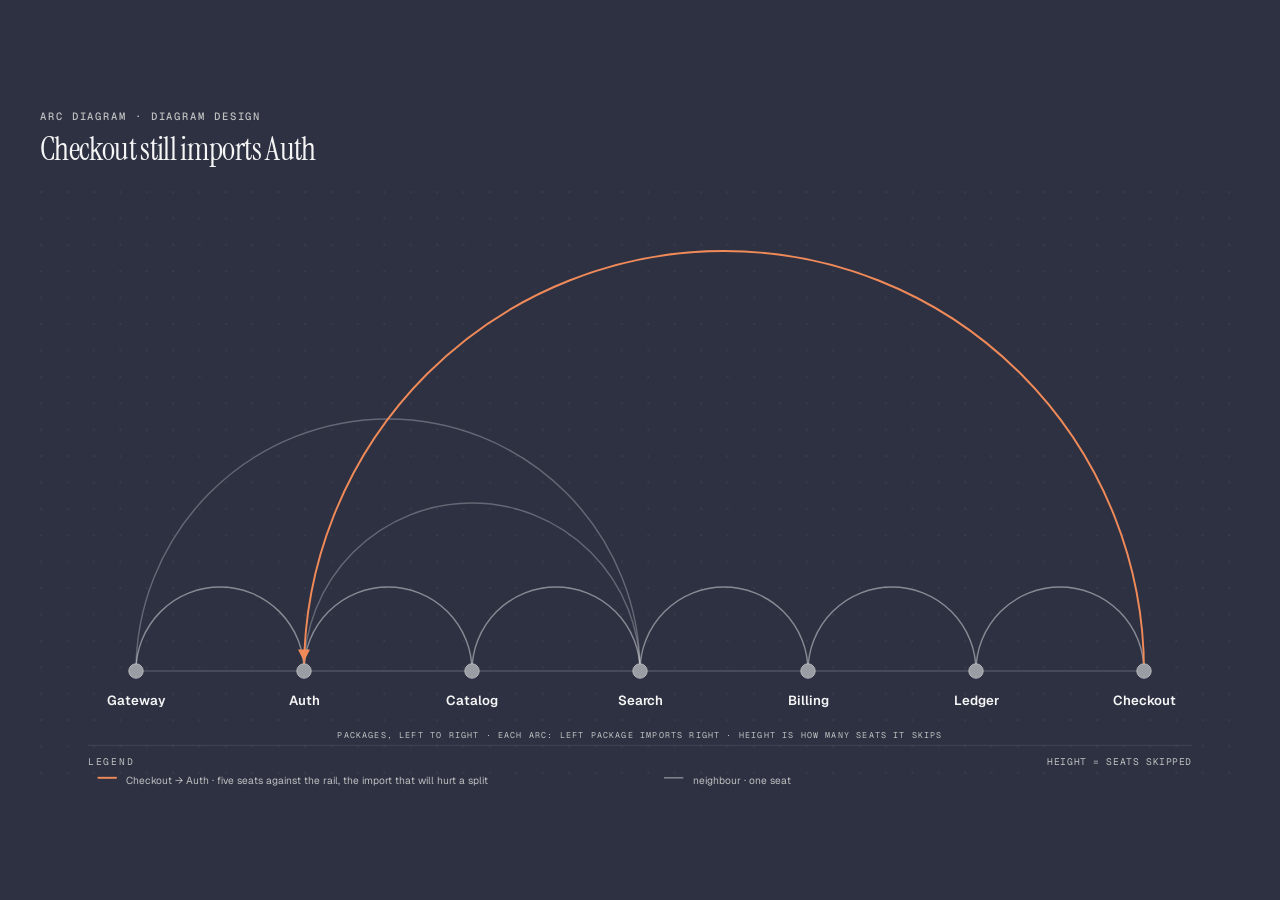
<file: skills/diagram-design/assets/example-arc-diagram-dark.html>
<!DOCTYPE html>
<html lang="en">
<head>
  <meta charset="UTF-8">
  <meta name="viewport" content="width=device-width, initial-scale=1.0">
  <title>Checkout still imports Auth · Arc diagram · dark</title>
  <link href="https://fonts.googleapis.com/css2?family=Instrument+Serif:ital@0;1&family=Geist:wght@400;500;600&family=Geist+Mono:wght@400;500;600&display=swap" rel="stylesheet">
  <style>
    *, *::before, *::after { box-sizing: border-box; margin: 0; padding: 0; }
    :root {
      --color-paper:  #2d3142;
      --color-ink:    #f5f5f5;
      --color-muted:  #bfc0c0;
      --color-accent: #f08a59;
      --font-sans:    'Geist', system-ui, sans-serif;
      --font-serif:   'Instrument Serif', serif;
      --font-mono:    'Geist Mono', ui-monospace, monospace;
    }
    body { font-family: var(--font-sans); background: var(--color-paper); color: var(--color-ink); min-height: 100vh; display: flex; align-items: center; justify-content: center; padding: 3rem 2rem; }
    .frame { max-width: 1200px; width: 100%; }
    .eyebrow { font-family: var(--font-mono); font-size: 0.66rem; font-weight: 500; letter-spacing: 0.18em; text-transform: uppercase; color: var(--color-muted); margin-bottom: 0.5rem; }
    h1 { font-family: var(--font-serif); font-size: clamp(1.5rem, 2.4vw + 0.75rem, 2rem); font-weight: 400; letter-spacing: -0.02em; line-height: 1.15; margin-bottom: 1.5rem; }
    svg { width: 100%; min-width: 760px; display: block; }
  </style>
</head>
<body>
  <div class="frame">
    <p class="eyebrow">Arc diagram · Diagram Design</p>
    <h1>Checkout still imports Auth</h1>

    <!-- Seat rail at y=400, pitch 140px from x=80. Arc height is the seat
         count it skips: a neighbour is a semicircle of r=70, a five-seat
         skip is r=350. scripts/verify-arc-diagram.py derives the pitch
         from the nodes and flags any arc whose radius disagrees. -->
    <svg viewBox="0 0 1000 500" xmlns="http://www.w3.org/2000/svg" role="img" aria-labelledby="arc-diagram-dark-title arc-diagram-dark-desc">
      <title id="arc-diagram-dark-title">Checkout still imports Auth</title>
      <desc id="arc-diagram-dark-desc">Arc diagram of seven packages on one baseline; arc height encodes how many seats an import skips. Checkout sits at the far end and still imports Auth — the tallest arc, spanning five seats.</desc>
      <defs>
        <pattern id="dots" width="22" height="22" patternUnits="userSpaceOnUse">
          <circle cx="1" cy="1" r="0.9" fill="rgba(245,245,245,0.10)"/>
        </pattern>
      </defs>
      <rect width="100%" height="100%" fill="#2d3142"/>
      <rect width="100%" height="100%" fill="url(#dots)" opacity="0.55"/>
      <text x="500" y="456" fill="#bfc0c0" font-size="7" font-family="'Geist Mono', monospace" letter-spacing="0.14em" text-anchor="middle">PACKAGES, LEFT TO RIGHT · EACH ARC: LEFT PACKAGE IMPORTS RIGHT · HEIGHT IS HOW MANY SEATS IT SKIPS</text>
      <line x1="80" y1="400" x2="920" y2="400" stroke="rgba(245,245,245,0.25)" stroke-width="1"/>

      <!-- Span 3, then span 2, then neighbours, then the focal skip on top. -->
      <path data-from="Gateway" data-to="Search" data-span="3"
            d="M 80,400 A 210,210 0 0 1 500,400"
            fill="none" stroke="rgba(245,245,245,0.28)" stroke-width="1.2"/>
      <path data-from="Auth" data-to="Search" data-span="2"
            d="M 220,400 A 140,140 0 0 1 500,400"
            fill="none" stroke="rgba(245,245,245,0.28)" stroke-width="1.2"/>
      <path data-from="Gateway" data-to="Auth" data-span="1"
            d="M 80,400 A 70,70 0 0 1 220,400"
            fill="none" stroke="rgba(245,245,245,0.45)" stroke-width="1.2"/>
      <path data-from="Auth" data-to="Catalog" data-span="1"
            d="M 220,400 A 70,70 0 0 1 360,400"
            fill="none" stroke="rgba(245,245,245,0.45)" stroke-width="1.2"/>
      <path data-from="Catalog" data-to="Search" data-span="1"
            d="M 360,400 A 70,70 0 0 1 500,400"
            fill="none" stroke="rgba(245,245,245,0.45)" stroke-width="1.2"/>
      <path data-from="Search" data-to="Billing" data-span="1"
            d="M 500,400 A 70,70 0 0 1 640,400"
            fill="none" stroke="rgba(245,245,245,0.45)" stroke-width="1.2"/>
      <path data-from="Billing" data-to="Ledger" data-span="1"
            d="M 640,400 A 70,70 0 0 1 780,400"
            fill="none" stroke="rgba(245,245,245,0.45)" stroke-width="1.2"/>
      <path data-from="Ledger" data-to="Checkout" data-span="1"
            d="M 780,400 A 70,70 0 0 1 920,400"
            fill="none" stroke="rgba(245,245,245,0.45)" stroke-width="1.2"/>
      <path data-from="Checkout" data-to="Auth" data-span="5"
            d="M 220,400 A 350,350 0 0 1 920,400"
            fill="none" stroke="#f08a59" stroke-width="1.6"/>
      <!-- The one import against the rail: the arrowhead sits on Auth, the package it imports. -->
      <polygon points="215,382 225,382 220,392" fill="#f08a59"/>

      <circle cx="80" cy="400" r="6" fill="#2d3142"/>
      <circle data-name="Gateway" cx="80" cy="400" r="6" fill="rgba(245,245,245,0.55)" stroke="#bfc0c0" stroke-width="0.75"/>
      <text data-name="Gateway" x="80" y="428" fill="#f5f5f5" font-size="11" font-weight="600" font-family="'Geist', sans-serif" text-anchor="middle">Gateway</text>
      <circle cx="220" cy="400" r="6" fill="#2d3142"/>
      <circle data-name="Auth" cx="220" cy="400" r="6" fill="rgba(245,245,245,0.55)" stroke="#bfc0c0" stroke-width="0.75"/>
      <text data-name="Auth" x="220" y="428" fill="#f5f5f5" font-size="11" font-weight="600" font-family="'Geist', sans-serif" text-anchor="middle">Auth</text>
      <circle cx="360" cy="400" r="6" fill="#2d3142"/>
      <circle data-name="Catalog" cx="360" cy="400" r="6" fill="rgba(245,245,245,0.55)" stroke="#bfc0c0" stroke-width="0.75"/>
      <text data-name="Catalog" x="360" y="428" fill="#f5f5f5" font-size="11" font-weight="600" font-family="'Geist', sans-serif" text-anchor="middle">Catalog</text>
      <circle cx="500" cy="400" r="6" fill="#2d3142"/>
      <circle data-name="Search" cx="500" cy="400" r="6" fill="rgba(245,245,245,0.55)" stroke="#bfc0c0" stroke-width="0.75"/>
      <text data-name="Search" x="500" y="428" fill="#f5f5f5" font-size="11" font-weight="600" font-family="'Geist', sans-serif" text-anchor="middle">Search</text>
      <circle cx="640" cy="400" r="6" fill="#2d3142"/>
      <circle data-name="Billing" cx="640" cy="400" r="6" fill="rgba(245,245,245,0.55)" stroke="#bfc0c0" stroke-width="0.75"/>
      <text data-name="Billing" x="640" y="428" fill="#f5f5f5" font-size="11" font-weight="600" font-family="'Geist', sans-serif" text-anchor="middle">Billing</text>
      <circle cx="780" cy="400" r="6" fill="#2d3142"/>
      <circle data-name="Ledger" cx="780" cy="400" r="6" fill="rgba(245,245,245,0.55)" stroke="#bfc0c0" stroke-width="0.75"/>
      <text data-name="Ledger" x="780" y="428" fill="#f5f5f5" font-size="11" font-weight="600" font-family="'Geist', sans-serif" text-anchor="middle">Ledger</text>
      <circle cx="920" cy="400" r="6" fill="#2d3142"/>
      <circle data-name="Checkout" cx="920" cy="400" r="6" fill="rgba(245,245,245,0.55)" stroke="#bfc0c0" stroke-width="0.75"/>
      <text data-name="Checkout" x="920" y="428" fill="#f5f5f5" font-size="11" font-weight="600" font-family="'Geist', sans-serif" text-anchor="middle">Checkout</text>

      <line x1="40" y1="462" x2="960" y2="462" stroke="rgba(245,245,245,0.10)" stroke-width="0.8"/>
      <text x="40" y="478" fill="#bfc0c0" font-size="8" font-family="'Geist Mono', monospace" letter-spacing="0.18em">LEGEND</text>
      <text x="960" y="478" fill="#bfc0c0" font-size="8" font-family="'Geist Mono', monospace" letter-spacing="0.06em" text-anchor="end">HEIGHT = SEATS SKIPPED</text>
      <line x1="48" y1="489" x2="64" y2="489" stroke="#f08a59" stroke-width="1.6"/>
      <text x="72" y="494" fill="#bfc0c0" font-size="8.5" font-family="'Geist', sans-serif">Checkout → Auth · five seats against the rail, the import that will hurt a split</text>
      <line x1="520" y1="489" x2="536" y2="489" stroke="rgba(245,245,245,0.45)" stroke-width="1.2"/>
      <text x="544" y="494" fill="#bfc0c0" font-size="8.5" font-family="'Geist', sans-serif">neighbour · one seat</text>
    </svg>
  </div>
</body>
</html>
</file>
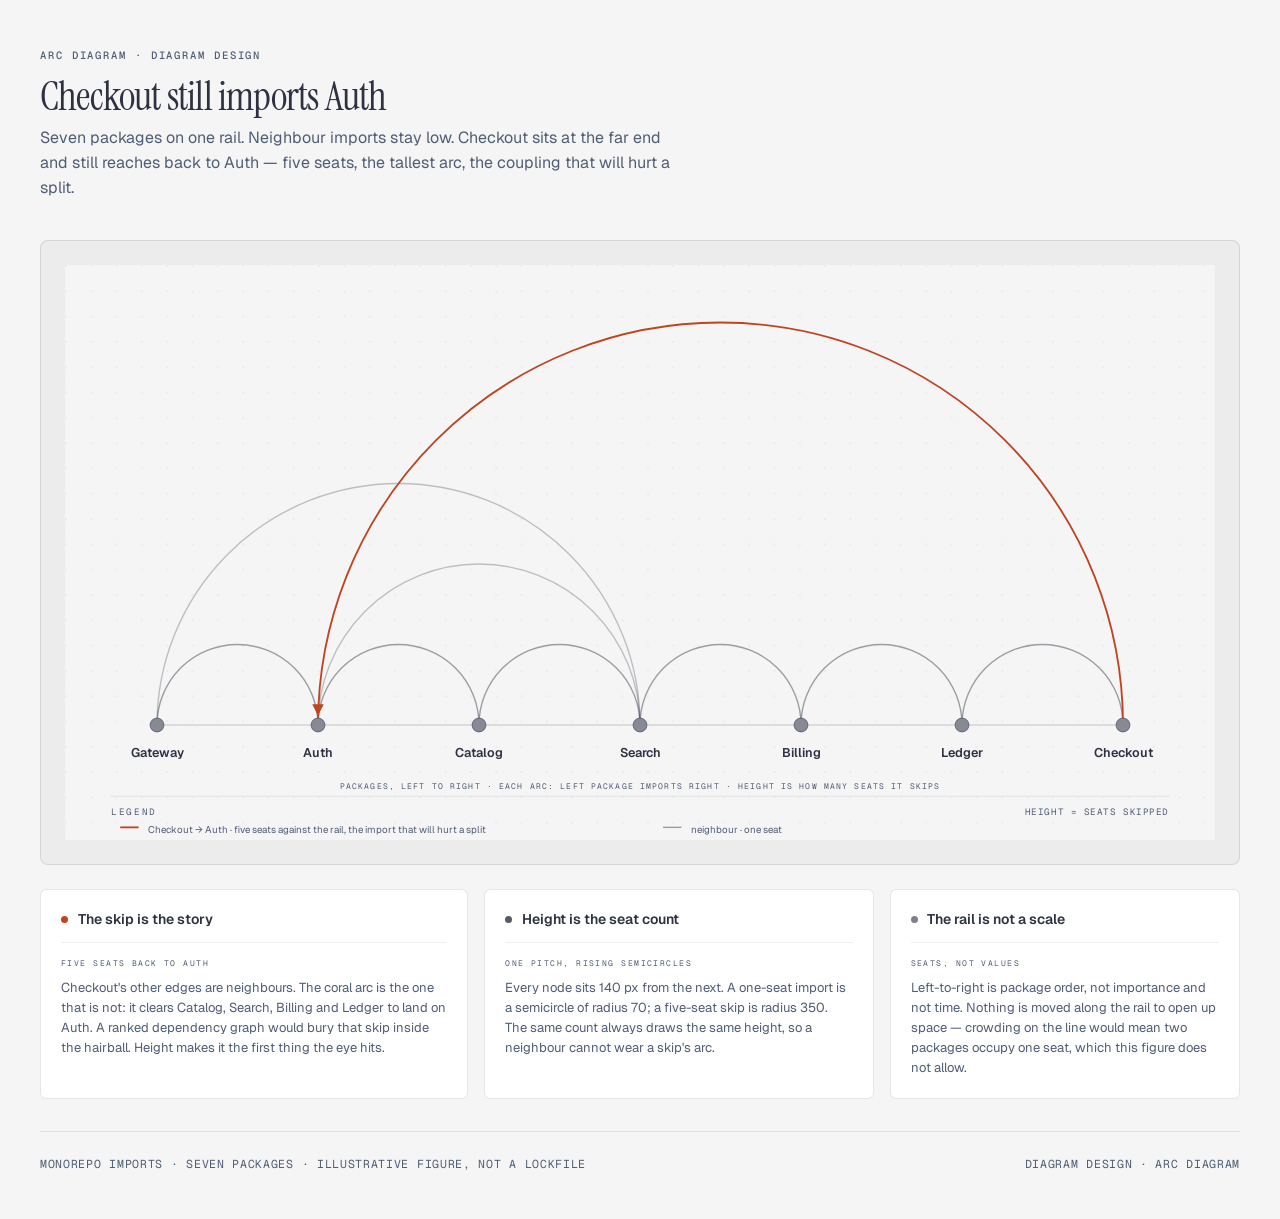
<file: skills/diagram-design/assets/example-arc-diagram-full.html>
<!DOCTYPE html>
<html lang="en">
<head>
  <meta charset="UTF-8">
  <meta name="viewport" content="width=device-width, initial-scale=1.0">
  <title>Checkout still imports Auth · Arc diagram</title>
  <link href="https://fonts.googleapis.com/css2?family=Instrument+Serif:ital@0;1&family=Geist:wght@400;500;600&family=Geist+Mono:wght@400;500;600&display=swap" rel="stylesheet">
  <style>
    *, *::before, *::after { box-sizing: border-box; margin: 0; padding: 0; }
    :root { --color-paper:#f5f5f5; --color-paper-2:#ececec; --color-ink:#2d3142; --color-muted:#4f5d75; --color-soft:#5a6580; --color-rule:rgba(45,49,66,0.12); --color-accent:#bf4520; --font-sans:'Geist',system-ui,sans-serif; --font-serif:'Instrument Serif',serif; --font-mono:'Geist Mono',ui-monospace,monospace; }
    body { font-family: var(--font-sans); background: var(--color-paper); min-height: 100vh; padding: 3rem 2rem; color: var(--color-ink); }
    .container { max-width: 1200px; margin: 0 auto; }
    .header { margin-bottom: 2.5rem; }
    .header-eyebrow { font-family: var(--font-mono); font-size: 0.66rem; font-weight: 500; letter-spacing: 0.18em; text-transform: uppercase; color: var(--color-muted); margin-bottom: 0.75rem; }
    h1 { font-family: var(--font-serif); font-size: clamp(1.75rem, 3vw + 1rem, 2.5rem); font-weight: 400; letter-spacing: -0.02em; line-height: 1.1; margin-bottom: 0.5rem; }
    .subtitle { font-size: 1rem; line-height: 1.55; color: var(--color-muted); max-width: 58ch; }
    .diagram-container { background: var(--color-paper-2); border-radius: 8px; border: 1px solid var(--color-rule); padding: 1.5rem; overflow-x: auto; }
    svg { width: 100%; min-width: 760px; display: block; }
    .cards { display: grid; grid-template-columns: 1.1fr 1fr 0.9fr; gap: 1rem; margin-top: 1.5rem; }
    @media (max-width: 720px) { .cards { grid-template-columns: 1fr; } }
    .card { background: #fff; border-radius: 6px; border: 1px solid var(--color-rule); padding: 1.25rem; }
    .card .eyebrow { font-family: var(--font-mono); font-size: 0.5rem; letter-spacing: 0.18em; text-transform: uppercase; color: var(--color-muted); margin-bottom: 0.5rem; }
    .card-header { display: flex; align-items: center; gap: 0.6rem; margin-bottom: 0.875rem; padding-bottom: 0.875rem; border-bottom: 1px solid rgba(45,49,66,0.08); }
    .card-dot { width: 7px; height: 7px; border-radius: 50%; }
    .card-dot.coral { background: var(--color-accent); }
    .card-dot.ink-strong { background: rgba(45,49,66,0.80); }
    .card-dot.ink-light { background: rgba(45,49,66,0.62); }
    .card h3 { font-size: 0.875rem; font-weight: 600; }
    .card p { color: var(--color-muted); font-size: 0.8125rem; line-height: 1.55; }
    .footer { margin-top: 2rem; padding-top: 1.5rem; border-top: 1px solid rgba(45,49,66,0.10); font-family: var(--font-mono); font-size: 0.72rem; letter-spacing: 0.06em; color: var(--color-muted); display: flex; justify-content: space-between; flex-wrap: wrap; gap: 0.5rem; }
  </style>
</head>
<body>
  <div class="container">
    <div class="header">
      <p class="header-eyebrow">Arc diagram · Diagram Design</p>
      <h1>Checkout still imports Auth</h1>
      <p class="subtitle">Seven packages on one rail. Neighbour imports stay low. Checkout sits at the far end and still reaches back to Auth — five seats, the tallest arc, the coupling that will hurt a split.</p>
    </div>
    <div class="diagram-container">
      <!-- Seat rail at y=400, pitch 140px from x=80. Arc height is the seat
           count it skips: a neighbour is a semicircle of r=70, a five-seat
           skip is r=350. scripts/verify-arc-diagram.py derives the pitch
           from the nodes and flags any arc whose radius disagrees. -->
      <svg viewBox="0 0 1000 500" xmlns="http://www.w3.org/2000/svg" role="img" aria-labelledby="arc-diagram-full-title arc-diagram-full-desc">
        <title id="arc-diagram-full-title">Checkout still imports Auth</title>
        <desc id="arc-diagram-full-desc">Arc diagram of seven packages on one baseline; arc height encodes how many seats an import skips. Checkout sits at the far end and still imports Auth — the tallest arc, spanning five seats.</desc>
        <defs>
          <pattern id="dots" width="22" height="22" patternUnits="userSpaceOnUse">
            <circle cx="1" cy="1" r="0.9" fill="rgba(45,49,66,0.10)"/>
          </pattern>
        </defs>
        <rect width="100%" height="100%" fill="#f5f5f5"/>
        <rect width="100%" height="100%" fill="url(#dots)" opacity="0.55"/>
        <text x="500" y="456" fill="#4f5d75" font-size="7" font-family="'Geist Mono', monospace" letter-spacing="0.14em" text-anchor="middle">PACKAGES, LEFT TO RIGHT · EACH ARC: LEFT PACKAGE IMPORTS RIGHT · HEIGHT IS HOW MANY SEATS IT SKIPS</text>
        <line x1="80" y1="400" x2="920" y2="400" stroke="rgba(45,49,66,0.25)" stroke-width="1"/>

        <!-- Span 3, then span 2, then neighbours, then the focal skip on top. -->
        <path data-from="Gateway" data-to="Search" data-span="3"
              d="M 80,400 A 210,210 0 0 1 500,400"
              fill="none" stroke="rgba(45,49,66,0.28)" stroke-width="1.2"/>
        <path data-from="Auth" data-to="Search" data-span="2"
              d="M 220,400 A 140,140 0 0 1 500,400"
              fill="none" stroke="rgba(45,49,66,0.28)" stroke-width="1.2"/>
        <path data-from="Gateway" data-to="Auth" data-span="1"
              d="M 80,400 A 70,70 0 0 1 220,400"
              fill="none" stroke="rgba(45,49,66,0.45)" stroke-width="1.2"/>
        <path data-from="Auth" data-to="Catalog" data-span="1"
              d="M 220,400 A 70,70 0 0 1 360,400"
              fill="none" stroke="rgba(45,49,66,0.45)" stroke-width="1.2"/>
        <path data-from="Catalog" data-to="Search" data-span="1"
              d="M 360,400 A 70,70 0 0 1 500,400"
              fill="none" stroke="rgba(45,49,66,0.45)" stroke-width="1.2"/>
        <path data-from="Search" data-to="Billing" data-span="1"
              d="M 500,400 A 70,70 0 0 1 640,400"
              fill="none" stroke="rgba(45,49,66,0.45)" stroke-width="1.2"/>
        <path data-from="Billing" data-to="Ledger" data-span="1"
              d="M 640,400 A 70,70 0 0 1 780,400"
              fill="none" stroke="rgba(45,49,66,0.45)" stroke-width="1.2"/>
        <path data-from="Ledger" data-to="Checkout" data-span="1"
              d="M 780,400 A 70,70 0 0 1 920,400"
              fill="none" stroke="rgba(45,49,66,0.45)" stroke-width="1.2"/>
        <path data-from="Checkout" data-to="Auth" data-span="5"
              d="M 220,400 A 350,350 0 0 1 920,400"
              fill="none" stroke="#bf4520" stroke-width="1.6"/>
        <!-- The one import against the rail: the arrowhead sits on Auth, the package it imports. -->
        <polygon points="215,382 225,382 220,392" fill="#bf4520"/>

        <circle cx="80" cy="400" r="6" fill="#f5f5f5"/>
        <circle data-name="Gateway" cx="80" cy="400" r="6" fill="rgba(45,49,66,0.55)" stroke="#4f5d75" stroke-width="0.75"/>
        <text data-name="Gateway" x="80" y="428" fill="#2d3142" font-size="11" font-weight="600" font-family="'Geist', sans-serif" text-anchor="middle">Gateway</text>
        <circle cx="220" cy="400" r="6" fill="#f5f5f5"/>
        <circle data-name="Auth" cx="220" cy="400" r="6" fill="rgba(45,49,66,0.55)" stroke="#4f5d75" stroke-width="0.75"/>
        <text data-name="Auth" x="220" y="428" fill="#2d3142" font-size="11" font-weight="600" font-family="'Geist', sans-serif" text-anchor="middle">Auth</text>
        <circle cx="360" cy="400" r="6" fill="#f5f5f5"/>
        <circle data-name="Catalog" cx="360" cy="400" r="6" fill="rgba(45,49,66,0.55)" stroke="#4f5d75" stroke-width="0.75"/>
        <text data-name="Catalog" x="360" y="428" fill="#2d3142" font-size="11" font-weight="600" font-family="'Geist', sans-serif" text-anchor="middle">Catalog</text>
        <circle cx="500" cy="400" r="6" fill="#f5f5f5"/>
        <circle data-name="Search" cx="500" cy="400" r="6" fill="rgba(45,49,66,0.55)" stroke="#4f5d75" stroke-width="0.75"/>
        <text data-name="Search" x="500" y="428" fill="#2d3142" font-size="11" font-weight="600" font-family="'Geist', sans-serif" text-anchor="middle">Search</text>
        <circle cx="640" cy="400" r="6" fill="#f5f5f5"/>
        <circle data-name="Billing" cx="640" cy="400" r="6" fill="rgba(45,49,66,0.55)" stroke="#4f5d75" stroke-width="0.75"/>
        <text data-name="Billing" x="640" y="428" fill="#2d3142" font-size="11" font-weight="600" font-family="'Geist', sans-serif" text-anchor="middle">Billing</text>
        <circle cx="780" cy="400" r="6" fill="#f5f5f5"/>
        <circle data-name="Ledger" cx="780" cy="400" r="6" fill="rgba(45,49,66,0.55)" stroke="#4f5d75" stroke-width="0.75"/>
        <text data-name="Ledger" x="780" y="428" fill="#2d3142" font-size="11" font-weight="600" font-family="'Geist', sans-serif" text-anchor="middle">Ledger</text>
        <circle cx="920" cy="400" r="6" fill="#f5f5f5"/>
        <circle data-name="Checkout" cx="920" cy="400" r="6" fill="rgba(45,49,66,0.55)" stroke="#4f5d75" stroke-width="0.75"/>
        <text data-name="Checkout" x="920" y="428" fill="#2d3142" font-size="11" font-weight="600" font-family="'Geist', sans-serif" text-anchor="middle">Checkout</text>

        <line x1="40" y1="462" x2="960" y2="462" stroke="rgba(45,49,66,0.10)" stroke-width="0.8"/>
        <text x="40" y="478" fill="#4f5d75" font-size="8" font-family="'Geist Mono', monospace" letter-spacing="0.18em">LEGEND</text>
        <text x="960" y="478" fill="#4f5d75" font-size="8" font-family="'Geist Mono', monospace" letter-spacing="0.06em" text-anchor="end">HEIGHT = SEATS SKIPPED</text>
        <line x1="48" y1="489" x2="64" y2="489" stroke="#bf4520" stroke-width="1.6"/>
        <text x="72" y="494" fill="#4f5d75" font-size="8.5" font-family="'Geist', sans-serif">Checkout → Auth · five seats against the rail, the import that will hurt a split</text>
        <line x1="520" y1="489" x2="536" y2="489" stroke="rgba(45,49,66,0.45)" stroke-width="1.2"/>
        <text x="544" y="494" fill="#4f5d75" font-size="8.5" font-family="'Geist', sans-serif">neighbour · one seat</text>
      </svg>
    </div>
    <div class="cards">
      <div class="card">
        <div class="card-header"><span class="card-dot coral"></span><h3>The skip is the story</h3></div>
        <p class="eyebrow">Five seats back to Auth</p>
        <p>Checkout's other edges are neighbours. The coral arc is the one that is not: it clears Catalog, Search, Billing and Ledger to land on Auth. A ranked dependency graph would bury that skip inside the hairball. Height makes it the first thing the eye hits.</p>
      </div>
      <div class="card">
        <div class="card-header"><span class="card-dot ink-strong"></span><h3>Height is the seat count</h3></div>
        <p class="eyebrow">One pitch, rising semicircles</p>
        <p>Every node sits 140&nbsp;px from the next. A one-seat import is a semicircle of radius 70; a five-seat skip is radius 350. The same count always draws the same height, so a neighbour cannot wear a skip's arc.</p>
      </div>
      <div class="card">
        <div class="card-header"><span class="card-dot ink-light"></span><h3>The rail is not a scale</h3></div>
        <p class="eyebrow">Seats, not values</p>
        <p>Left-to-right is package order, not importance and not time. Nothing is moved along the rail to open up space — crowding on the line would mean two packages occupy one seat, which this figure does not allow.</p>
      </div>
    </div>
    <div class="footer">
      <span>MONOREPO IMPORTS · SEVEN PACKAGES · ILLUSTRATIVE FIGURE, NOT A LOCKFILE</span>
      <span>DIAGRAM DESIGN · ARC DIAGRAM</span>
    </div>
  </div>
</body>
</html>
</file>
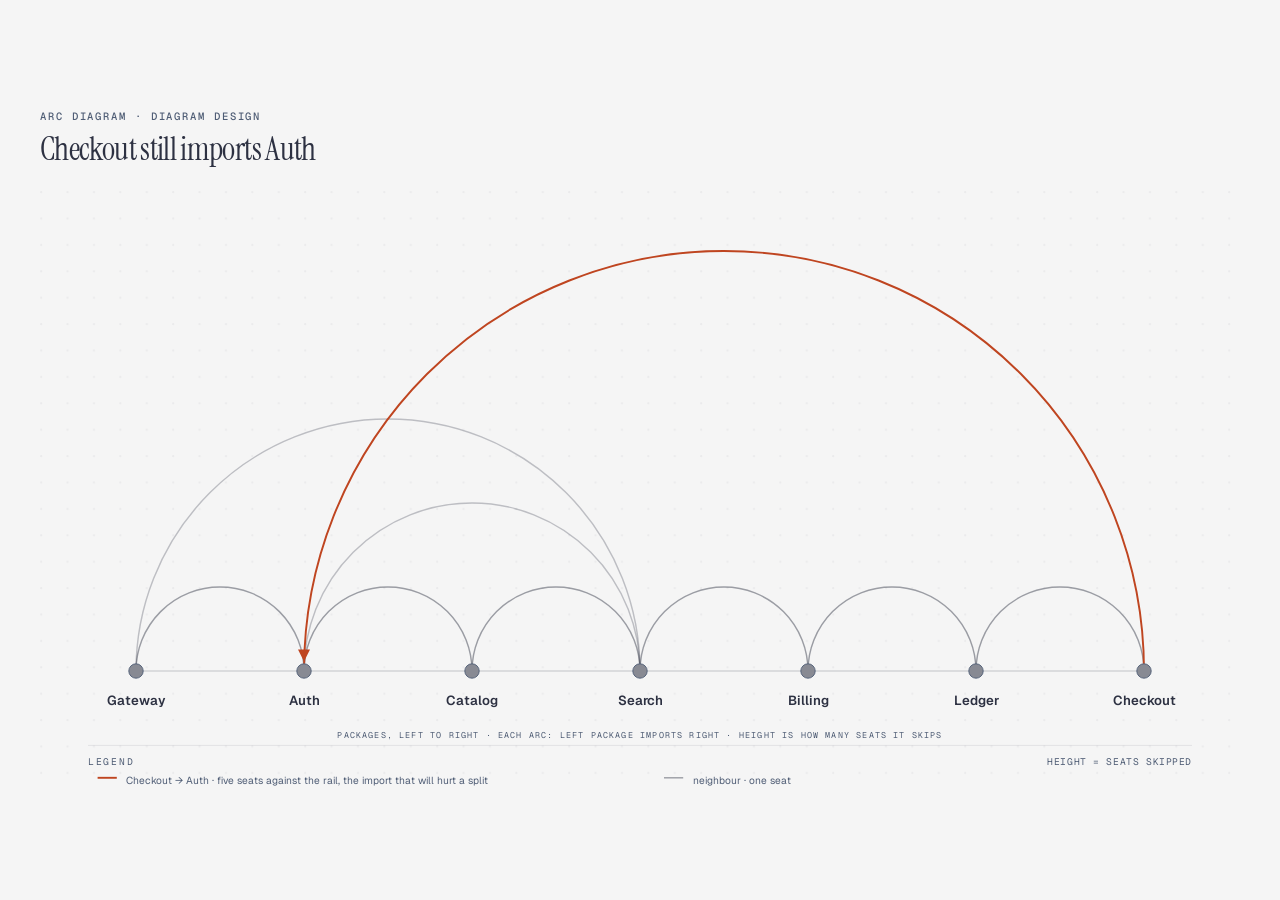
<file: skills/diagram-design/assets/example-arc-diagram.html>
<!DOCTYPE html>
<html lang="en">
<head>
  <meta charset="UTF-8">
  <meta name="viewport" content="width=device-width, initial-scale=1.0">
  <title>Checkout still imports Auth · Arc diagram</title>
  <link href="https://fonts.googleapis.com/css2?family=Instrument+Serif:ital@0;1&family=Geist:wght@400;500;600&family=Geist+Mono:wght@400;500;600&display=swap" rel="stylesheet">
  <style>
    *, *::before, *::after { box-sizing: border-box; margin: 0; padding: 0; }
    :root {
      --color-paper:  #f5f5f5;
      --color-ink:    #2d3142;
      --color-muted:  #4f5d75;
      --color-accent: #bf4520;
      --font-sans:    'Geist', system-ui, sans-serif;
      --font-serif:   'Instrument Serif', serif;
      --font-mono:    'Geist Mono', ui-monospace, monospace;
    }
    body { font-family: var(--font-sans); background: var(--color-paper); color: var(--color-ink); min-height: 100vh; display: flex; align-items: center; justify-content: center; padding: 3rem 2rem; }
    .frame { max-width: 1200px; width: 100%; }
    .eyebrow { font-family: var(--font-mono); font-size: 0.66rem; font-weight: 500; letter-spacing: 0.18em; text-transform: uppercase; color: var(--color-muted); margin-bottom: 0.5rem; }
    h1 { font-family: var(--font-serif); font-size: clamp(1.5rem, 2.4vw + 0.75rem, 2rem); font-weight: 400; letter-spacing: -0.02em; line-height: 1.15; margin-bottom: 1.5rem; }
    svg { width: 100%; min-width: 760px; display: block; }
  </style>
</head>
<body>
  <div class="frame">
    <p class="eyebrow">Arc diagram · Diagram Design</p>
    <h1>Checkout still imports Auth</h1>

    <!-- Seat rail at y=400, pitch 140px from x=80. Arc height is the seat
         count it skips: a neighbour is a semicircle of r=70, a five-seat
         skip is r=350. scripts/verify-arc-diagram.py derives the pitch
         from the nodes and flags any arc whose radius disagrees. -->
    <svg viewBox="0 0 1000 500" xmlns="http://www.w3.org/2000/svg" role="img" aria-labelledby="arc-diagram-title arc-diagram-desc">
      <title id="arc-diagram-title">Checkout still imports Auth</title>
      <desc id="arc-diagram-desc">Arc diagram of seven packages on one baseline; arc height encodes how many seats an import skips. Checkout sits at the far end and still imports Auth — the tallest arc, spanning five seats.</desc>
      <defs>
        <pattern id="dots" width="22" height="22" patternUnits="userSpaceOnUse">
          <circle cx="1" cy="1" r="0.9" fill="rgba(45,49,66,0.10)"/>
        </pattern>
      </defs>
      <rect width="100%" height="100%" fill="#f5f5f5"/>
      <rect width="100%" height="100%" fill="url(#dots)" opacity="0.55"/>
      <text x="500" y="456" fill="#4f5d75" font-size="7" font-family="'Geist Mono', monospace" letter-spacing="0.14em" text-anchor="middle">PACKAGES, LEFT TO RIGHT · EACH ARC: LEFT PACKAGE IMPORTS RIGHT · HEIGHT IS HOW MANY SEATS IT SKIPS</text>
      <line x1="80" y1="400" x2="920" y2="400" stroke="rgba(45,49,66,0.25)" stroke-width="1"/>

      <!-- Span 3, then span 2, then neighbours, then the focal skip on top. -->
      <path data-from="Gateway" data-to="Search" data-span="3"
            d="M 80,400 A 210,210 0 0 1 500,400"
            fill="none" stroke="rgba(45,49,66,0.28)" stroke-width="1.2"/>
      <path data-from="Auth" data-to="Search" data-span="2"
            d="M 220,400 A 140,140 0 0 1 500,400"
            fill="none" stroke="rgba(45,49,66,0.28)" stroke-width="1.2"/>
      <path data-from="Gateway" data-to="Auth" data-span="1"
            d="M 80,400 A 70,70 0 0 1 220,400"
            fill="none" stroke="rgba(45,49,66,0.45)" stroke-width="1.2"/>
      <path data-from="Auth" data-to="Catalog" data-span="1"
            d="M 220,400 A 70,70 0 0 1 360,400"
            fill="none" stroke="rgba(45,49,66,0.45)" stroke-width="1.2"/>
      <path data-from="Catalog" data-to="Search" data-span="1"
            d="M 360,400 A 70,70 0 0 1 500,400"
            fill="none" stroke="rgba(45,49,66,0.45)" stroke-width="1.2"/>
      <path data-from="Search" data-to="Billing" data-span="1"
            d="M 500,400 A 70,70 0 0 1 640,400"
            fill="none" stroke="rgba(45,49,66,0.45)" stroke-width="1.2"/>
      <path data-from="Billing" data-to="Ledger" data-span="1"
            d="M 640,400 A 70,70 0 0 1 780,400"
            fill="none" stroke="rgba(45,49,66,0.45)" stroke-width="1.2"/>
      <path data-from="Ledger" data-to="Checkout" data-span="1"
            d="M 780,400 A 70,70 0 0 1 920,400"
            fill="none" stroke="rgba(45,49,66,0.45)" stroke-width="1.2"/>
      <path data-from="Checkout" data-to="Auth" data-span="5"
            d="M 220,400 A 350,350 0 0 1 920,400"
            fill="none" stroke="#bf4520" stroke-width="1.6"/>
      <!-- The one import against the rail: the arrowhead sits on Auth, the package it imports. -->
      <polygon points="215,382 225,382 220,392" fill="#bf4520"/>

      <circle cx="80" cy="400" r="6" fill="#f5f5f5"/>
      <circle data-name="Gateway" cx="80" cy="400" r="6" fill="rgba(45,49,66,0.55)" stroke="#4f5d75" stroke-width="0.75"/>
      <text data-name="Gateway" x="80" y="428" fill="#2d3142" font-size="11" font-weight="600" font-family="'Geist', sans-serif" text-anchor="middle">Gateway</text>
      <circle cx="220" cy="400" r="6" fill="#f5f5f5"/>
      <circle data-name="Auth" cx="220" cy="400" r="6" fill="rgba(45,49,66,0.55)" stroke="#4f5d75" stroke-width="0.75"/>
      <text data-name="Auth" x="220" y="428" fill="#2d3142" font-size="11" font-weight="600" font-family="'Geist', sans-serif" text-anchor="middle">Auth</text>
      <circle cx="360" cy="400" r="6" fill="#f5f5f5"/>
      <circle data-name="Catalog" cx="360" cy="400" r="6" fill="rgba(45,49,66,0.55)" stroke="#4f5d75" stroke-width="0.75"/>
      <text data-name="Catalog" x="360" y="428" fill="#2d3142" font-size="11" font-weight="600" font-family="'Geist', sans-serif" text-anchor="middle">Catalog</text>
      <circle cx="500" cy="400" r="6" fill="#f5f5f5"/>
      <circle data-name="Search" cx="500" cy="400" r="6" fill="rgba(45,49,66,0.55)" stroke="#4f5d75" stroke-width="0.75"/>
      <text data-name="Search" x="500" y="428" fill="#2d3142" font-size="11" font-weight="600" font-family="'Geist', sans-serif" text-anchor="middle">Search</text>
      <circle cx="640" cy="400" r="6" fill="#f5f5f5"/>
      <circle data-name="Billing" cx="640" cy="400" r="6" fill="rgba(45,49,66,0.55)" stroke="#4f5d75" stroke-width="0.75"/>
      <text data-name="Billing" x="640" y="428" fill="#2d3142" font-size="11" font-weight="600" font-family="'Geist', sans-serif" text-anchor="middle">Billing</text>
      <circle cx="780" cy="400" r="6" fill="#f5f5f5"/>
      <circle data-name="Ledger" cx="780" cy="400" r="6" fill="rgba(45,49,66,0.55)" stroke="#4f5d75" stroke-width="0.75"/>
      <text data-name="Ledger" x="780" y="428" fill="#2d3142" font-size="11" font-weight="600" font-family="'Geist', sans-serif" text-anchor="middle">Ledger</text>
      <circle cx="920" cy="400" r="6" fill="#f5f5f5"/>
      <circle data-name="Checkout" cx="920" cy="400" r="6" fill="rgba(45,49,66,0.55)" stroke="#4f5d75" stroke-width="0.75"/>
      <text data-name="Checkout" x="920" y="428" fill="#2d3142" font-size="11" font-weight="600" font-family="'Geist', sans-serif" text-anchor="middle">Checkout</text>

      <line x1="40" y1="462" x2="960" y2="462" stroke="rgba(45,49,66,0.10)" stroke-width="0.8"/>
      <text x="40" y="478" fill="#4f5d75" font-size="8" font-family="'Geist Mono', monospace" letter-spacing="0.18em">LEGEND</text>
      <text x="960" y="478" fill="#4f5d75" font-size="8" font-family="'Geist Mono', monospace" letter-spacing="0.06em" text-anchor="end">HEIGHT = SEATS SKIPPED</text>
      <line x1="48" y1="489" x2="64" y2="489" stroke="#bf4520" stroke-width="1.6"/>
      <text x="72" y="494" fill="#4f5d75" font-size="8.5" font-family="'Geist', sans-serif">Checkout → Auth · five seats against the rail, the import that will hurt a split</text>
      <line x1="520" y1="489" x2="536" y2="489" stroke="rgba(45,49,66,0.45)" stroke-width="1.2"/>
      <text x="544" y="494" fill="#4f5d75" font-size="8.5" font-family="'Geist', sans-serif">neighbour · one seat</text>
    </svg>
  </div>
</body>
</html>
</file>
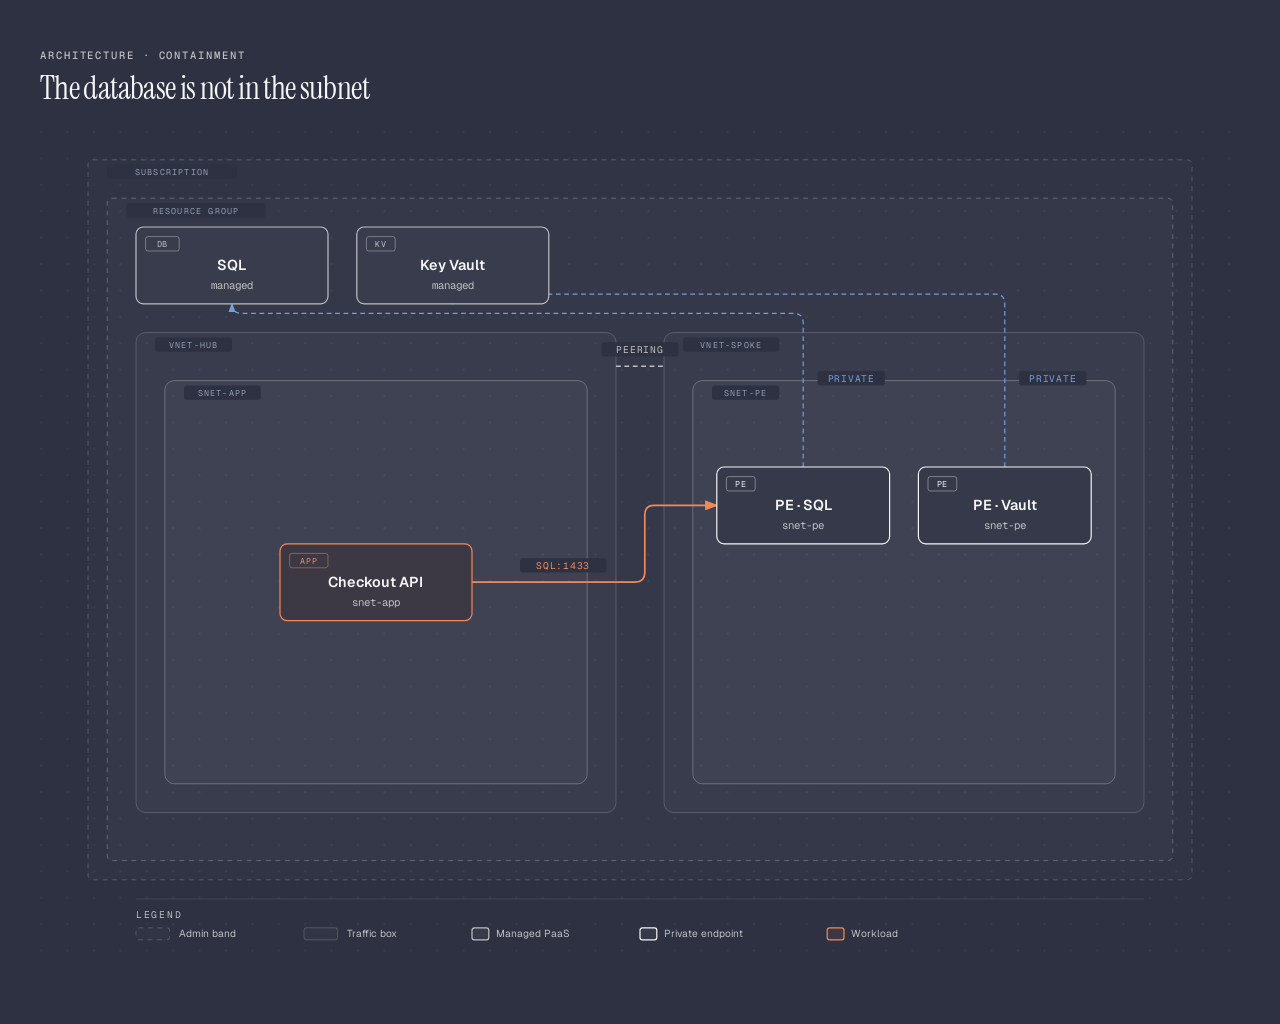
<file: skills/diagram-design/assets/example-architecture-containment-dark.html>
<!DOCTYPE html>
<html lang="en">
<head>
  <meta charset="UTF-8">
  <meta name="viewport" content="width=device-width, initial-scale=1.0">
  <title>The database is not in the subnet · Architecture</title>
  <link href="https://fonts.googleapis.com/css2?family=Instrument+Serif:ital@0;1&family=Geist:wght@400;500;600&family=Geist+Mono:wght@400;500;600&display=swap" rel="stylesheet">
  <style>
    *, *::before, *::after { box-sizing: border-box; margin: 0; padding: 0; }
    :root {
      --color-paper:   #2d3142;
      --color-ink:     #f5f5f5;
      --color-muted:   #bfc0c0;
      --color-accent:  #f08a59;
      --font-sans:     'Geist', system-ui, sans-serif;
      --font-serif:    'Instrument Serif', serif;
      --font-mono:     'Geist Mono', ui-monospace, monospace;
    }
    body {
      font-family: var(--font-sans);
      background: var(--color-paper);
      color: var(--color-ink);
      min-height: 100vh;
      display: flex;
      align-items: center;
      justify-content: center;
      padding: 3rem 2rem;
    }
    .frame { max-width: 1200px; width: 100%; }
    .diagram-container { width: 100%; overflow-x: auto; }
    .eyebrow {
      font-family: var(--font-mono);
      font-size: 0.66rem;
      font-weight: 500;
      letter-spacing: 0.18em;
      text-transform: uppercase;
      color: var(--color-muted);
      margin-bottom: 0.5rem;
    }
    h1 {
      font-family: var(--font-serif);
      font-size: clamp(1.5rem, 2.4vw + 0.75rem, 2rem);
      font-weight: 400;
      letter-spacing: -0.02em;
      line-height: 1.15;
      color: var(--color-ink);
      margin-bottom: 1.5rem;
    }
    svg { width: 100%; min-width: 1000px; display: block; }
    @media print {
      .diagram-container { overflow-x: visible; }
      svg { min-width: 0; }
    }
  </style>
</head>
<body>
  <div class="frame">
    <p class="eyebrow">Architecture · containment</p>
    <h1>The database is not in the subnet</h1>
    <div class="diagram-container">
      <svg viewBox="0 0 1000 704" xmlns="http://www.w3.org/2000/svg" role="img"
           aria-labelledby="architecture-containment-dark-title architecture-containment-dark-desc"
           data-grammar="architecture-containment">
        <title id="architecture-containment-dark-title">The database is not in the subnet</title>
        <desc id="architecture-containment-dark-desc">Nested administrative bands hold two peered virtual networks; private endpoints sit inside a subnet while their managed database and vault sit outside every traffic boundary.</desc>
        <defs>
          <pattern id="dots" width="22" height="22" patternUnits="userSpaceOnUse">
            <circle cx="1" cy="1" r="0.9" fill="rgba(245,245,245,0.10)"/>
          </pattern>
          <marker id="arrow" markerWidth="8" markerHeight="6" refX="7" refY="3" orient="auto"><polygon points="0 0, 8 3, 0 6" fill="#bfc0c0"/></marker>
          <marker id="arrow-accent" markerWidth="8" markerHeight="6" refX="7" refY="3" orient="auto"><polygon points="0 0, 8 3, 0 6" fill="#f08a59"/></marker>
          <marker id="arrow-link" markerWidth="8" markerHeight="6" refX="7" refY="3" orient="auto"><polygon points="0 0, 8 3, 0 6" fill="#739fdf"/></marker>
        </defs>

        <rect width="100%" height="100%" fill="#2d3142"/>
        <rect width="100%" height="100%" fill="url(#dots)" opacity="0.55"/>

        <!-- Scopes, outer first. Admin = band (rx=4, dashed). Traffic = box (rx=8, solid). -->
        <rect data-role="bounds" data-scope-id="subscription" data-scope-kind="admin"
              x="40" y="24" width="920" height="600" rx="4"
              fill="rgba(245,245,245,0.015)" stroke="rgba(245,245,245,0.22)" stroke-width="0.8" stroke-dasharray="4,4"/>
        <rect x="56" y="28" width="108" height="12" rx="2" fill="#2d3142"/>
        <text x="110" y="37" fill="#949eb2" font-size="7" font-family="'Geist Mono', monospace"
              text-anchor="middle" letter-spacing="0.14em">SUBSCRIPTION</text>

        <rect data-role="bounds" data-scope-id="rg" data-scope-kind="admin" data-parent="subscription"
              x="56" y="56" width="888" height="552" rx="4"
              fill="rgba(245,245,245,0.02)" stroke="rgba(245,245,245,0.28)" stroke-width="0.8" stroke-dasharray="4,4"/>
        <rect x="72" y="60" width="116" height="12" rx="2" fill="#2d3142"/>
        <text x="130" y="69" fill="#949eb2" font-size="7" font-family="'Geist Mono', monospace"
              text-anchor="middle" letter-spacing="0.14em">RESOURCE GROUP</text>

        <rect data-role="bounds" data-scope-id="vnet-hub" data-scope-kind="traffic" data-parent="rg"
              x="80" y="168" width="400" height="400" rx="8"
              fill="rgba(245,245,245,0.02)" stroke="rgba(245,245,245,0.20)" stroke-width="0.8"/>
        <rect x="96" y="172" width="64" height="12" rx="2" fill="#2d3142"/>
        <text x="128" y="181" fill="#949eb2" font-size="7" font-family="'Geist Mono', monospace"
              text-anchor="middle" letter-spacing="0.14em">VNET-HUB</text>

        <rect data-role="bounds" data-scope-id="vnet-spoke" data-scope-kind="traffic" data-parent="rg"
              x="520" y="168" width="400" height="400" rx="8"
              fill="rgba(245,245,245,0.02)" stroke="rgba(245,245,245,0.20)" stroke-width="0.8"/>
        <rect x="536" y="172" width="80" height="12" rx="2" fill="#2d3142"/>
        <text x="576" y="181" fill="#949eb2" font-size="7" font-family="'Geist Mono', monospace"
              text-anchor="middle" letter-spacing="0.14em">VNET-SPOKE</text>

        <rect data-role="bounds" data-scope-id="snet-app" data-scope-kind="traffic" data-parent="vnet-hub"
              x="104" y="208" width="352" height="336" rx="8"
              fill="rgba(245,245,245,0.03)" stroke="rgba(245,245,245,0.28)" stroke-width="0.8"/>
        <rect x="120" y="212" width="64" height="12" rx="2" fill="#2d3142"/>
        <text x="152" y="221" fill="#949eb2" font-size="7" font-family="'Geist Mono', monospace"
              text-anchor="middle" letter-spacing="0.14em">SNET-APP</text>

        <rect data-role="bounds" data-scope-id="snet-pe" data-scope-kind="traffic" data-parent="vnet-spoke"
              x="544" y="208" width="352" height="336" rx="8"
              fill="rgba(245,245,245,0.03)" stroke="rgba(245,245,245,0.28)" stroke-width="0.8"/>
        <rect x="560" y="212" width="56" height="12" rx="2" fill="#2d3142"/>
        <text x="588" y="221" fill="#949eb2" font-size="7" font-family="'Geist Mono', monospace"
              text-anchor="middle" letter-spacing="0.14em">SNET-PE</text>

        <!-- Paths behind nodes -->
        <line data-peering="hub-spoke" data-from="vnet-hub" data-to="vnet-spoke"
              x1="480" y1="196" x2="520" y2="196"
              stroke="#bfc0c0" stroke-width="1.2" stroke-dasharray="4,3"/>
        <path d="M 360,376 H 496 Q 504,376 504,368 V 320 Q 504,312 512,312 H 564"
              fill="none" stroke="#f08a59" stroke-width="1.4" marker-end="url(#arrow-accent)"/>
        <path d="M 636,280 V 160 Q 636,152 628,152 H 168 Q 160,152 160,144"
              fill="none" stroke="#739fdf" stroke-width="1" stroke-dasharray="4,3" marker-end="url(#arrow-link)"/>
        <path d="M 804,280 V 144 Q 804,136 796,136 H 352 Q 344,136 344,144"
              fill="none" stroke="#739fdf" stroke-width="1" stroke-dasharray="4,3" marker-end="url(#arrow-link)"/>

        <!-- Labels -->
        <rect x="468" y="176" width="64" height="12" rx="2" fill="#2d3142"/>
        <text x="500" y="185" fill="#bfc0c0" font-size="8" font-family="'Geist Mono', monospace" text-anchor="middle" letter-spacing="0.08em">PEERING</text>
        <rect x="400" y="356" width="72" height="12" rx="2" fill="#2d3142"/>
        <text x="436" y="365" fill="#f08a59" font-size="8" font-family="'Geist Mono', monospace" text-anchor="middle" letter-spacing="0.08em">SQL:1433</text>
        <rect x="648" y="200" width="56" height="12" rx="2" fill="#2d3142"/>
        <text x="676" y="209" fill="#739fdf" font-size="8" font-family="'Geist Mono', monospace" text-anchor="middle" letter-spacing="0.08em">PRIVATE</text>
        <rect x="816" y="200" width="56" height="12" rx="2" fill="#2d3142"/>
        <text x="844" y="209" fill="#739fdf" font-size="8" font-family="'Geist Mono', monospace" text-anchor="middle" letter-spacing="0.08em">PRIVATE</text>

        <!-- Managed PaaS — inside the resource group, outside every traffic scope -->
        <g data-node-id="sql" data-kind="managed" data-parent="rg">
          <rect data-role="bounds" x="80" y="80" width="160" height="64" rx="6" fill="#2d3142"/>
          <rect x="80" y="80" width="160" height="64" rx="6" fill="rgba(245,245,245,0.05)" stroke="#bfc0c0" stroke-width="1"/>
          <rect x="88" y="88" width="28" height="12" rx="2" fill="transparent" stroke="rgba(191,192,192,0.50)" stroke-width="0.8"/>
          <text x="102" y="97" fill="#bfc0c0" font-size="7" font-family="'Geist Mono', monospace" text-anchor="middle" letter-spacing="0.08em">DB</text>
          <text x="160" y="116" fill="#f5f5f5" font-size="12" font-weight="600" font-family="'Geist', sans-serif" text-anchor="middle">SQL</text>
          <text x="160" y="132" fill="#bfc0c0" font-size="9" font-family="'Geist Mono', monospace" text-anchor="middle">managed</text>
        </g>
        <g data-node-id="kv" data-kind="managed" data-parent="rg">
          <rect data-role="bounds" x="264" y="80" width="160" height="64" rx="6" fill="#2d3142"/>
          <rect x="264" y="80" width="160" height="64" rx="6" fill="rgba(245,245,245,0.05)" stroke="#bfc0c0" stroke-width="1"/>
          <rect x="272" y="88" width="24" height="12" rx="2" fill="transparent" stroke="rgba(191,192,192,0.50)" stroke-width="0.8"/>
          <text x="284" y="97" fill="#bfc0c0" font-size="7" font-family="'Geist Mono', monospace" text-anchor="middle" letter-spacing="0.08em">KV</text>
          <text x="344" y="116" fill="#f5f5f5" font-size="12" font-weight="600" font-family="'Geist', sans-serif" text-anchor="middle">Key Vault</text>
          <text x="344" y="132" fill="#bfc0c0" font-size="9" font-family="'Geist Mono', monospace" text-anchor="middle">managed</text>
        </g>

        <!-- Compute inside the app subnet -->
        <g data-node-id="app" data-kind="compute" data-parent="snet-app">
          <rect data-role="bounds" x="200" y="344" width="160" height="64" rx="6" fill="#2d3142"/>
          <rect x="200" y="344" width="160" height="64" rx="6" fill="rgba(240,138,89,0.08)" stroke="#f08a59" stroke-width="1"/>
          <rect x="208" y="352" width="32" height="12" rx="2" fill="transparent" stroke="rgba(240,138,89,0.50)" stroke-width="0.8"/>
          <text x="224" y="361" fill="#f08a59" font-size="7" font-family="'Geist Mono', monospace" text-anchor="middle" letter-spacing="0.08em">APP</text>
          <text x="280" y="380" fill="#f5f5f5" font-size="12" font-weight="600" font-family="'Geist', sans-serif" text-anchor="middle">Checkout API</text>
          <text x="280" y="396" fill="#bfc0c0" font-size="9" font-family="'Geist Mono', monospace" text-anchor="middle">snet-app</text>
        </g>

        <!-- Private endpoints inside the spoke subnet -->
        <g data-node-id="pe-sql" data-kind="endpoint" data-parent="snet-pe" data-target="sql">
          <rect data-role="bounds" x="564" y="280" width="144" height="64" rx="6" fill="#2d3142"/>
          <rect x="564" y="280" width="144" height="64" rx="6" fill="rgba(245,245,245,0.04)" stroke="#f5f5f5" stroke-width="1"/>
          <rect x="572" y="288" width="24" height="12" rx="2" fill="transparent" stroke="rgba(245,245,245,0.40)" stroke-width="0.8"/>
          <text x="584" y="297" fill="#f5f5f5" font-size="7" font-family="'Geist Mono', monospace" text-anchor="middle" letter-spacing="0.08em">PE</text>
          <text x="636" y="316" fill="#f5f5f5" font-size="12" font-weight="600" font-family="'Geist', sans-serif" text-anchor="middle">PE · SQL</text>
          <text x="636" y="332" fill="#bfc0c0" font-size="9" font-family="'Geist Mono', monospace" text-anchor="middle">snet-pe</text>
        </g>
        <g data-node-id="pe-kv" data-kind="endpoint" data-parent="snet-pe" data-target="kv">
          <rect data-role="bounds" x="732" y="280" width="144" height="64" rx="6" fill="#2d3142"/>
          <rect x="732" y="280" width="144" height="64" rx="6" fill="rgba(245,245,245,0.04)" stroke="#f5f5f5" stroke-width="1"/>
          <rect x="740" y="288" width="24" height="12" rx="2" fill="transparent" stroke="rgba(245,245,245,0.40)" stroke-width="0.8"/>
          <text x="752" y="297" fill="#f5f5f5" font-size="7" font-family="'Geist Mono', monospace" text-anchor="middle" letter-spacing="0.08em">PE</text>
          <text x="804" y="316" fill="#f5f5f5" font-size="12" font-weight="600" font-family="'Geist', sans-serif" text-anchor="middle">PE · Vault</text>
          <text x="804" y="332" fill="#bfc0c0" font-size="9" font-family="'Geist Mono', monospace" text-anchor="middle">snet-pe</text>
        </g>

        <!-- Legend -->
        <line x1="80" y1="640" x2="920" y2="640" stroke="rgba(245,245,245,0.10)" stroke-width="0.8"/>
        <text x="80" y="656" fill="#bfc0c0" font-size="8" font-family="'Geist Mono', monospace" letter-spacing="0.18em">LEGEND</text>
        <rect x="80" y="664" width="28" height="10" rx="2" fill="rgba(245,245,245,0.015)" stroke="rgba(245,245,245,0.22)" stroke-width="0.8" stroke-dasharray="4,4"/>
        <text x="116" y="672" fill="#bfc0c0" font-size="8.5" font-family="'Geist', sans-serif">Admin band</text>
        <rect x="220" y="664" width="28" height="10" rx="2" fill="rgba(245,245,245,0.02)" stroke="rgba(245,245,245,0.20)" stroke-width="0.8"/>
        <text x="256" y="672" fill="#bfc0c0" font-size="8.5" font-family="'Geist', sans-serif">Traffic box</text>
        <rect x="360" y="664" width="14" height="10" rx="2" fill="rgba(245,245,245,0.05)" stroke="#bfc0c0" stroke-width="1"/>
        <text x="380" y="672" fill="#bfc0c0" font-size="8.5" font-family="'Geist', sans-serif">Managed PaaS</text>
        <rect x="500" y="664" width="14" height="10" rx="2" fill="rgba(245,245,245,0.04)" stroke="#f5f5f5" stroke-width="1"/>
        <text x="520" y="672" fill="#bfc0c0" font-size="8.5" font-family="'Geist', sans-serif">Private endpoint</text>
        <rect x="656" y="664" width="14" height="10" rx="2" fill="rgba(240,138,89,0.08)" stroke="#f08a59" stroke-width="1"/>
        <text x="676" y="672" fill="#bfc0c0" font-size="8.5" font-family="'Geist', sans-serif">Workload</text>
      </svg>
    </div>
  </div>
</body>
</html>
</file>
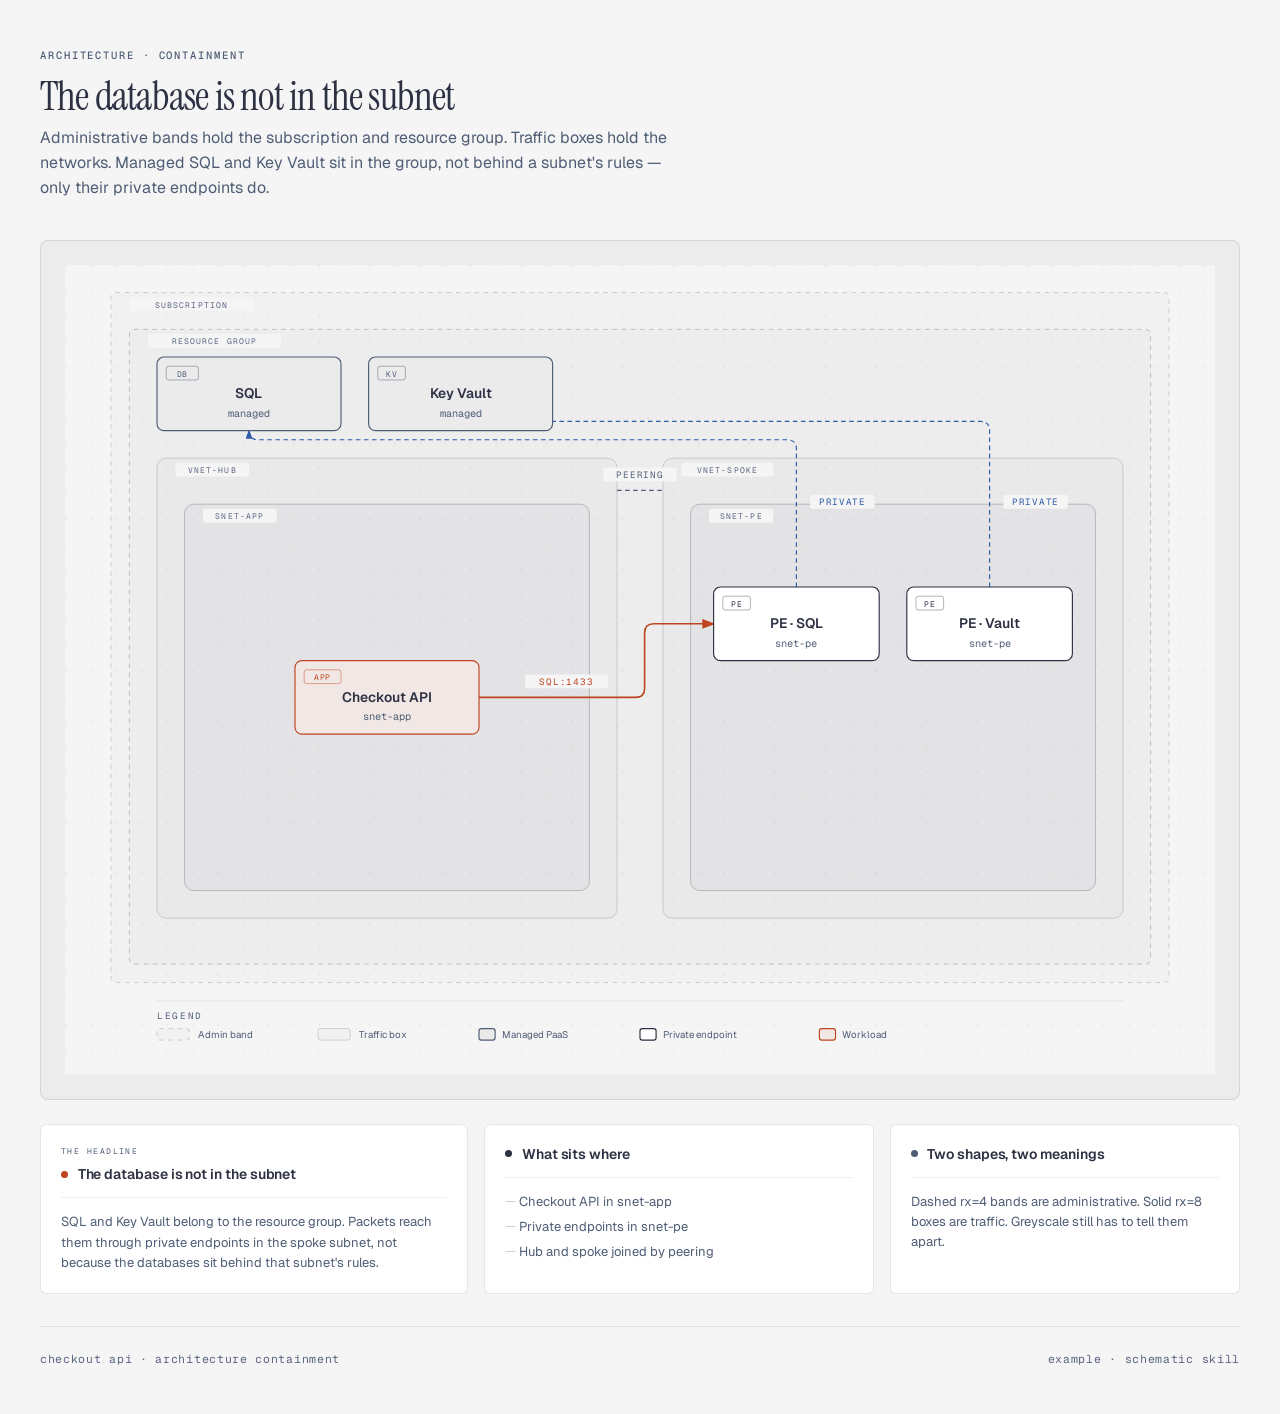
<file: skills/diagram-design/assets/example-architecture-containment-full.html>
<!DOCTYPE html>
<html lang="en">
<head>
  <meta charset="UTF-8">
  <meta name="viewport" content="width=device-width, initial-scale=1.0">
  <title>The database is not in the subnet · Architecture</title>
  <link href="https://fonts.googleapis.com/css2?family=Instrument+Serif:ital@0;1&family=Geist:wght@400;500;600&family=Geist+Mono:wght@400;500;600&display=swap" rel="stylesheet">
  <style>
    *, *::before, *::after { box-sizing: border-box; margin: 0; padding: 0; }
    :root {
      --color-paper: #f5f5f5; --color-paper-2: #ececec;
      --color-ink: #2d3142; --color-muted: #4f5d75; --color-soft: #5a6580;
      --color-rule: rgba(45,49,66,0.12);
      --color-accent: #bf4520; --color-accent-tint: rgba(191,69,32,0.08);
      --color-link: #2e5aa8;
      --font-sans: 'Geist', system-ui, sans-serif;
      --font-serif: 'Instrument Serif', serif;
      --font-mono: 'Geist Mono', ui-monospace, monospace;
    }
    body { font-family: var(--font-sans); background: var(--color-paper); min-height: 100vh; padding: 3rem 2rem; color: var(--color-ink); }
    .container { max-width: 1200px; margin: 0 auto; }
    .header { margin-bottom: 2.5rem; }
    .header-eyebrow { font-family: var(--font-mono); font-size: 0.66rem; font-weight: 500; letter-spacing: 0.18em; text-transform: uppercase; color: var(--color-muted); margin-bottom: 0.75rem; }
    h1 { font-family: var(--font-serif); font-size: clamp(1.75rem, 3vw + 1rem, 2.5rem); font-weight: 400; letter-spacing: -0.02em; line-height: 1.1; margin-bottom: 0.5rem; }
    .subtitle { font-size: 1rem; line-height: 1.55; color: var(--color-muted); max-width: 58ch; }
    .diagram-container { background: var(--color-paper-2); border-radius: 8px; border: 1px solid var(--color-rule); padding: 1.5rem; overflow-x: auto; }
    svg { width: 100%; min-width: 1000px; display: block; }
    .cards { display: grid; grid-template-columns: 1.1fr 1fr 0.9fr; gap: 1rem; margin-top: 1.5rem; }
    @media (max-width: 820px) { .cards { grid-template-columns: 1fr; } }
    .card { background: #fff; border-radius: 6px; border: 1px solid var(--color-rule); padding: 1.25rem; }
    .card .eyebrow { font-family: var(--font-mono); font-size: 0.5rem; letter-spacing: 0.18em; text-transform: uppercase; color: var(--color-muted); margin-bottom: 0.5rem; }
    .card-header { display: flex; align-items: center; gap: 0.6rem; margin-bottom: 0.875rem; padding-bottom: 0.875rem; border-bottom: 1px solid rgba(45,49,66,0.08); }
    .card-dot { width: 7px; height: 7px; border-radius: 50%; }
    .card-dot.ink { background: var(--color-ink); } .card-dot.muted { background: var(--color-muted); } .card-dot.coral { background: var(--color-accent); }
    .card h3 { font-size: 0.875rem; font-weight: 600; letter-spacing: -0.005em; }
    .card p, .card ul { color: var(--color-muted); font-size: 0.8125rem; line-height: 1.55; list-style: none; }
    .card li { margin-bottom: 0.3rem; padding-left: 0.875rem; position: relative; }
    .card li::before { content: '—'; position: absolute; left: 0; color: rgba(45,49,66,0.25); font-size: 0.75rem; }
    .footer { margin-top: 2rem; padding-top: 1.5rem; border-top: 1px solid rgba(45,49,66,0.10); font-family: var(--font-mono); font-size: 0.72rem; letter-spacing: 0.06em; color: var(--color-soft); display: flex; justify-content: space-between; flex-wrap: wrap; gap: 0.5rem; }
    @media print {
      .diagram-container { overflow-x: visible; }
      svg { min-width: 0; }
    }
  </style>
</head>
<body>
  <div class="container">
    <div class="header">
      <p class="header-eyebrow">Architecture · containment</p>
      <h1>The database is not in the subnet</h1>
      <p class="subtitle">Administrative bands hold the subscription and resource group. Traffic boxes hold the networks. Managed SQL and Key Vault sit in the group, not behind a subnet's rules — only their private endpoints do.</p>
    </div>

    <div class="diagram-container">
      <svg viewBox="0 0 1000 704" xmlns="http://www.w3.org/2000/svg" role="img"
           aria-labelledby="architecture-containment-full-title architecture-containment-full-desc"
           data-grammar="architecture-containment">
        <title id="architecture-containment-full-title">The database is not in the subnet</title>
        <desc id="architecture-containment-full-desc">Nested administrative bands hold two peered virtual networks; private endpoints sit inside a subnet while their managed database and vault sit outside every traffic boundary.</desc>
        <defs>
          <pattern id="dots" width="22" height="22" patternUnits="userSpaceOnUse">
            <circle cx="1" cy="1" r="0.9" fill="rgba(45,49,66,0.10)"/>
          </pattern>
          <marker id="arrow" markerWidth="8" markerHeight="6" refX="7" refY="3" orient="auto"><polygon points="0 0, 8 3, 0 6" fill="#4f5d75"/></marker>
          <marker id="arrow-accent" markerWidth="8" markerHeight="6" refX="7" refY="3" orient="auto"><polygon points="0 0, 8 3, 0 6" fill="#bf4520"/></marker>
          <marker id="arrow-link" markerWidth="8" markerHeight="6" refX="7" refY="3" orient="auto"><polygon points="0 0, 8 3, 0 6" fill="#2e5aa8"/></marker>
        </defs>

        <rect width="100%" height="100%" fill="#f5f5f5"/>
        <rect width="100%" height="100%" fill="url(#dots)" opacity="0.55"/>

        <!-- Scopes, outer first. Admin = band (rx=4, dashed). Traffic = box (rx=8, solid). -->
        <rect data-role="bounds" data-scope-id="subscription" data-scope-kind="admin"
              x="40" y="24" width="920" height="600" rx="4"
              fill="rgba(45,49,66,0.015)" stroke="rgba(45,49,66,0.22)" stroke-width="0.8" stroke-dasharray="4,4"/>
        <rect x="56" y="28" width="108" height="12" rx="2" fill="#f5f5f5"/>
        <text x="110" y="37" fill="#5a6580" font-size="7" font-family="'Geist Mono', monospace"
              text-anchor="middle" letter-spacing="0.14em">SUBSCRIPTION</text>

        <rect data-role="bounds" data-scope-id="rg" data-scope-kind="admin" data-parent="subscription"
              x="56" y="56" width="888" height="552" rx="4"
              fill="rgba(45,49,66,0.02)" stroke="rgba(45,49,66,0.28)" stroke-width="0.8" stroke-dasharray="4,4"/>
        <rect x="72" y="60" width="116" height="12" rx="2" fill="#f5f5f5"/>
        <text x="130" y="69" fill="#5a6580" font-size="7" font-family="'Geist Mono', monospace"
              text-anchor="middle" letter-spacing="0.14em">RESOURCE GROUP</text>

        <rect data-role="bounds" data-scope-id="vnet-hub" data-scope-kind="traffic" data-parent="rg"
              x="80" y="168" width="400" height="400" rx="8"
              fill="rgba(45,49,66,0.02)" stroke="rgba(45,49,66,0.20)" stroke-width="0.8"/>
        <rect x="96" y="172" width="64" height="12" rx="2" fill="#f5f5f5"/>
        <text x="128" y="181" fill="#5a6580" font-size="7" font-family="'Geist Mono', monospace"
              text-anchor="middle" letter-spacing="0.14em">VNET-HUB</text>

        <rect data-role="bounds" data-scope-id="vnet-spoke" data-scope-kind="traffic" data-parent="rg"
              x="520" y="168" width="400" height="400" rx="8"
              fill="rgba(45,49,66,0.02)" stroke="rgba(45,49,66,0.20)" stroke-width="0.8"/>
        <rect x="536" y="172" width="80" height="12" rx="2" fill="#f5f5f5"/>
        <text x="576" y="181" fill="#5a6580" font-size="7" font-family="'Geist Mono', monospace"
              text-anchor="middle" letter-spacing="0.14em">VNET-SPOKE</text>

        <rect data-role="bounds" data-scope-id="snet-app" data-scope-kind="traffic" data-parent="vnet-hub"
              x="104" y="208" width="352" height="336" rx="8"
              fill="rgba(45,49,66,0.03)" stroke="rgba(45,49,66,0.28)" stroke-width="0.8"/>
        <rect x="120" y="212" width="64" height="12" rx="2" fill="#f5f5f5"/>
        <text x="152" y="221" fill="#5a6580" font-size="7" font-family="'Geist Mono', monospace"
              text-anchor="middle" letter-spacing="0.14em">SNET-APP</text>

        <rect data-role="bounds" data-scope-id="snet-pe" data-scope-kind="traffic" data-parent="vnet-spoke"
              x="544" y="208" width="352" height="336" rx="8"
              fill="rgba(45,49,66,0.03)" stroke="rgba(45,49,66,0.28)" stroke-width="0.8"/>
        <rect x="560" y="212" width="56" height="12" rx="2" fill="#f5f5f5"/>
        <text x="588" y="221" fill="#5a6580" font-size="7" font-family="'Geist Mono', monospace"
              text-anchor="middle" letter-spacing="0.14em">SNET-PE</text>

        <!-- Paths behind nodes -->
        <line data-peering="hub-spoke" data-from="vnet-hub" data-to="vnet-spoke"
              x1="480" y1="196" x2="520" y2="196"
              stroke="#4f5d75" stroke-width="1.2" stroke-dasharray="4,3"/>
        <path d="M 360,376 H 496 Q 504,376 504,368 V 320 Q 504,312 512,312 H 564"
              fill="none" stroke="#bf4520" stroke-width="1.4" marker-end="url(#arrow-accent)"/>
        <path d="M 636,280 V 160 Q 636,152 628,152 H 168 Q 160,152 160,144"
              fill="none" stroke="#2e5aa8" stroke-width="1" stroke-dasharray="4,3" marker-end="url(#arrow-link)"/>
        <path d="M 804,280 V 144 Q 804,136 796,136 H 352 Q 344,136 344,144"
              fill="none" stroke="#2e5aa8" stroke-width="1" stroke-dasharray="4,3" marker-end="url(#arrow-link)"/>

        <!-- Labels -->
        <rect x="468" y="176" width="64" height="12" rx="2" fill="#f5f5f5"/>
        <text x="500" y="185" fill="#4f5d75" font-size="8" font-family="'Geist Mono', monospace" text-anchor="middle" letter-spacing="0.08em">PEERING</text>
        <rect x="400" y="356" width="72" height="12" rx="2" fill="#f5f5f5"/>
        <text x="436" y="365" fill="#bf4520" font-size="8" font-family="'Geist Mono', monospace" text-anchor="middle" letter-spacing="0.08em">SQL:1433</text>
        <rect x="648" y="200" width="56" height="12" rx="2" fill="#f5f5f5"/>
        <text x="676" y="209" fill="#2e5aa8" font-size="8" font-family="'Geist Mono', monospace" text-anchor="middle" letter-spacing="0.08em">PRIVATE</text>
        <rect x="816" y="200" width="56" height="12" rx="2" fill="#f5f5f5"/>
        <text x="844" y="209" fill="#2e5aa8" font-size="8" font-family="'Geist Mono', monospace" text-anchor="middle" letter-spacing="0.08em">PRIVATE</text>

        <!-- Managed PaaS — inside the resource group, outside every traffic scope -->
        <g data-node-id="sql" data-kind="managed" data-parent="rg">
          <rect data-role="bounds" x="80" y="80" width="160" height="64" rx="6" fill="#f5f5f5"/>
          <rect x="80" y="80" width="160" height="64" rx="6" fill="rgba(45,49,66,0.05)" stroke="#4f5d75" stroke-width="1"/>
          <rect x="88" y="88" width="28" height="12" rx="2" fill="transparent" stroke="rgba(79,93,117,0.50)" stroke-width="0.8"/>
          <text x="102" y="97" fill="#4f5d75" font-size="7" font-family="'Geist Mono', monospace" text-anchor="middle" letter-spacing="0.08em">DB</text>
          <text x="160" y="116" fill="#2d3142" font-size="12" font-weight="600" font-family="'Geist', sans-serif" text-anchor="middle">SQL</text>
          <text x="160" y="132" fill="#4f5d75" font-size="9" font-family="'Geist Mono', monospace" text-anchor="middle">managed</text>
        </g>
        <g data-node-id="kv" data-kind="managed" data-parent="rg">
          <rect data-role="bounds" x="264" y="80" width="160" height="64" rx="6" fill="#f5f5f5"/>
          <rect x="264" y="80" width="160" height="64" rx="6" fill="rgba(45,49,66,0.05)" stroke="#4f5d75" stroke-width="1"/>
          <rect x="272" y="88" width="24" height="12" rx="2" fill="transparent" stroke="rgba(79,93,117,0.50)" stroke-width="0.8"/>
          <text x="284" y="97" fill="#4f5d75" font-size="7" font-family="'Geist Mono', monospace" text-anchor="middle" letter-spacing="0.08em">KV</text>
          <text x="344" y="116" fill="#2d3142" font-size="12" font-weight="600" font-family="'Geist', sans-serif" text-anchor="middle">Key Vault</text>
          <text x="344" y="132" fill="#4f5d75" font-size="9" font-family="'Geist Mono', monospace" text-anchor="middle">managed</text>
        </g>

        <!-- Compute inside the app subnet -->
        <g data-node-id="app" data-kind="compute" data-parent="snet-app">
          <rect data-role="bounds" x="200" y="344" width="160" height="64" rx="6" fill="#f5f5f5"/>
          <rect x="200" y="344" width="160" height="64" rx="6" fill="rgba(191,69,32,0.08)" stroke="#bf4520" stroke-width="1"/>
          <rect x="208" y="352" width="32" height="12" rx="2" fill="transparent" stroke="rgba(191,69,32,0.50)" stroke-width="0.8"/>
          <text x="224" y="361" fill="#bf4520" font-size="7" font-family="'Geist Mono', monospace" text-anchor="middle" letter-spacing="0.08em">APP</text>
          <text x="280" y="380" fill="#2d3142" font-size="12" font-weight="600" font-family="'Geist', sans-serif" text-anchor="middle">Checkout API</text>
          <text x="280" y="396" fill="#4f5d75" font-size="9" font-family="'Geist Mono', monospace" text-anchor="middle">snet-app</text>
        </g>

        <!-- Private endpoints inside the spoke subnet -->
        <g data-node-id="pe-sql" data-kind="endpoint" data-parent="snet-pe" data-target="sql">
          <rect data-role="bounds" x="564" y="280" width="144" height="64" rx="6" fill="#f5f5f5"/>
          <rect x="564" y="280" width="144" height="64" rx="6" fill="#ffffff" stroke="#2d3142" stroke-width="1"/>
          <rect x="572" y="288" width="24" height="12" rx="2" fill="transparent" stroke="rgba(45,49,66,0.40)" stroke-width="0.8"/>
          <text x="584" y="297" fill="#2d3142" font-size="7" font-family="'Geist Mono', monospace" text-anchor="middle" letter-spacing="0.08em">PE</text>
          <text x="636" y="316" fill="#2d3142" font-size="12" font-weight="600" font-family="'Geist', sans-serif" text-anchor="middle">PE · SQL</text>
          <text x="636" y="332" fill="#4f5d75" font-size="9" font-family="'Geist Mono', monospace" text-anchor="middle">snet-pe</text>
        </g>
        <g data-node-id="pe-kv" data-kind="endpoint" data-parent="snet-pe" data-target="kv">
          <rect data-role="bounds" x="732" y="280" width="144" height="64" rx="6" fill="#f5f5f5"/>
          <rect x="732" y="280" width="144" height="64" rx="6" fill="#ffffff" stroke="#2d3142" stroke-width="1"/>
          <rect x="740" y="288" width="24" height="12" rx="2" fill="transparent" stroke="rgba(45,49,66,0.40)" stroke-width="0.8"/>
          <text x="752" y="297" fill="#2d3142" font-size="7" font-family="'Geist Mono', monospace" text-anchor="middle" letter-spacing="0.08em">PE</text>
          <text x="804" y="316" fill="#2d3142" font-size="12" font-weight="600" font-family="'Geist', sans-serif" text-anchor="middle">PE · Vault</text>
          <text x="804" y="332" fill="#4f5d75" font-size="9" font-family="'Geist Mono', monospace" text-anchor="middle">snet-pe</text>
        </g>

        <!-- Legend -->
        <line x1="80" y1="640" x2="920" y2="640" stroke="rgba(45,49,66,0.10)" stroke-width="0.8"/>
        <text x="80" y="656" fill="#4f5d75" font-size="8" font-family="'Geist Mono', monospace" letter-spacing="0.18em">LEGEND</text>
        <rect x="80" y="664" width="28" height="10" rx="2" fill="rgba(45,49,66,0.015)" stroke="rgba(45,49,66,0.22)" stroke-width="0.8" stroke-dasharray="4,4"/>
        <text x="116" y="672" fill="#4f5d75" font-size="8.5" font-family="'Geist', sans-serif">Admin band</text>
        <rect x="220" y="664" width="28" height="10" rx="2" fill="rgba(45,49,66,0.02)" stroke="rgba(45,49,66,0.20)" stroke-width="0.8"/>
        <text x="256" y="672" fill="#4f5d75" font-size="8.5" font-family="'Geist', sans-serif">Traffic box</text>
        <rect x="360" y="664" width="14" height="10" rx="2" fill="rgba(45,49,66,0.05)" stroke="#4f5d75" stroke-width="1"/>
        <text x="380" y="672" fill="#4f5d75" font-size="8.5" font-family="'Geist', sans-serif">Managed PaaS</text>
        <rect x="500" y="664" width="14" height="10" rx="2" fill="#ffffff" stroke="#2d3142" stroke-width="1"/>
        <text x="520" y="672" fill="#4f5d75" font-size="8.5" font-family="'Geist', sans-serif">Private endpoint</text>
        <rect x="656" y="664" width="14" height="10" rx="2" fill="rgba(191,69,32,0.08)" stroke="#bf4520" stroke-width="1"/>
        <text x="676" y="672" fill="#4f5d75" font-size="8.5" font-family="'Geist', sans-serif">Workload</text>
      </svg>
    </div>

    <div class="cards">
      <div class="card">
        <p class="eyebrow">THE HEADLINE</p>
        <div class="card-header"><span class="card-dot coral"></span><h3>The database is not in the subnet</h3></div>
        <p>SQL and Key Vault belong to the resource group. Packets reach them through private endpoints in the spoke subnet, not because the databases sit behind that subnet's rules.</p>
      </div>
      <div class="card">
        <div class="card-header"><span class="card-dot ink"></span><h3>What sits where</h3></div>
        <ul>
          <li>Checkout API in snet-app</li>
          <li>Private endpoints in snet-pe</li>
          <li>Hub and spoke joined by peering</li>
        </ul>
      </div>
      <div class="card">
        <div class="card-header"><span class="card-dot muted"></span><h3>Two shapes, two meanings</h3></div>
        <p>Dashed rx=4 bands are administrative. Solid rx=8 boxes are traffic. Greyscale still has to tell them apart.</p>
      </div>
    </div>

    <div class="footer">
      <span>checkout api · architecture containment</span>
      <span>example · schematic skill</span>
    </div>
  </div>
</body>
</html>
</file>
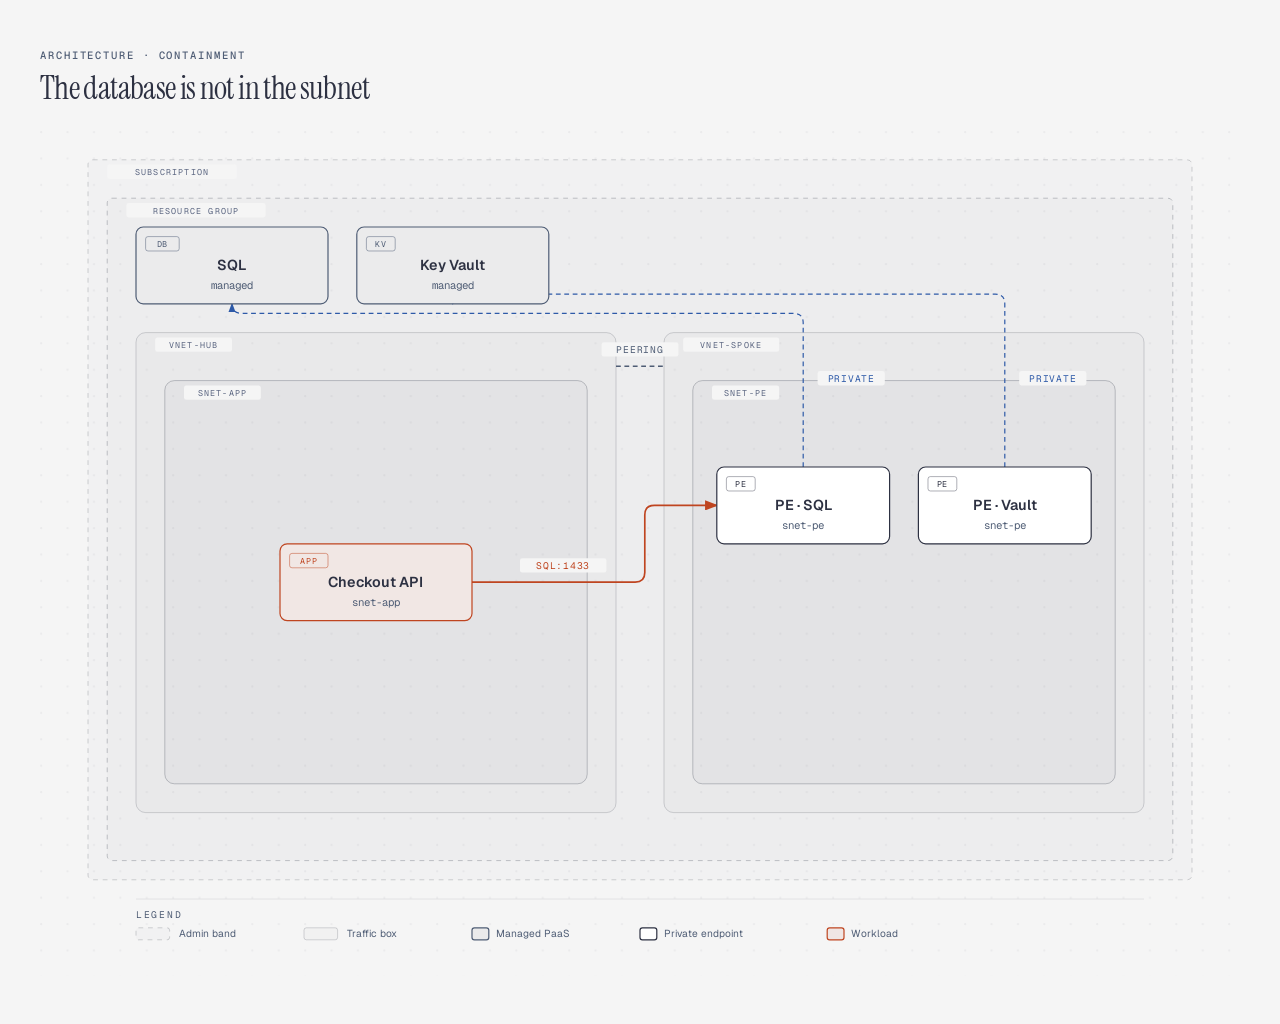
<file: skills/diagram-design/assets/example-architecture-containment.html>
<!DOCTYPE html>
<html lang="en">
<head>
  <meta charset="UTF-8">
  <meta name="viewport" content="width=device-width, initial-scale=1.0">
  <title>The database is not in the subnet · Architecture</title>
  <link href="https://fonts.googleapis.com/css2?family=Instrument+Serif:ital@0;1&family=Geist:wght@400;500;600&family=Geist+Mono:wght@400;500;600&display=swap" rel="stylesheet">
  <style>
    *, *::before, *::after { box-sizing: border-box; margin: 0; padding: 0; }
    :root {
      --color-paper:   #f5f5f5;
      --color-ink:     #2d3142;
      --color-muted:   #4f5d75;
      --color-accent:  #bf4520;
      --font-sans:     'Geist', system-ui, sans-serif;
      --font-serif:    'Instrument Serif', serif;
      --font-mono:     'Geist Mono', ui-monospace, monospace;
    }
    body {
      font-family: var(--font-sans);
      background: var(--color-paper);
      color: var(--color-ink);
      min-height: 100vh;
      display: flex;
      align-items: center;
      justify-content: center;
      padding: 3rem 2rem;
    }
    .frame { max-width: 1200px; width: 100%; }
    .diagram-container { width: 100%; overflow-x: auto; }
    .eyebrow {
      font-family: var(--font-mono);
      font-size: 0.66rem;
      font-weight: 500;
      letter-spacing: 0.18em;
      text-transform: uppercase;
      color: var(--color-muted);
      margin-bottom: 0.5rem;
    }
    h1 {
      font-family: var(--font-serif);
      font-size: clamp(1.5rem, 2.4vw + 0.75rem, 2rem);
      font-weight: 400;
      letter-spacing: -0.02em;
      line-height: 1.15;
      color: var(--color-ink);
      margin-bottom: 1.5rem;
    }
    svg { width: 100%; min-width: 1000px; display: block; }
    @media print {
      .diagram-container { overflow-x: visible; }
      svg { min-width: 0; }
    }
  </style>
</head>
<body>
  <div class="frame">
    <p class="eyebrow">Architecture · containment</p>
    <h1>The database is not in the subnet</h1>
    <div class="diagram-container">
      <svg viewBox="0 0 1000 704" xmlns="http://www.w3.org/2000/svg" role="img"
           aria-labelledby="architecture-containment-title architecture-containment-desc"
           data-grammar="architecture-containment">
        <title id="architecture-containment-title">The database is not in the subnet</title>
        <desc id="architecture-containment-desc">Nested administrative bands hold two peered virtual networks; private endpoints sit inside a subnet while their managed database and vault sit outside every traffic boundary.</desc>
        <defs>
          <pattern id="dots" width="22" height="22" patternUnits="userSpaceOnUse">
            <circle cx="1" cy="1" r="0.9" fill="rgba(45,49,66,0.10)"/>
          </pattern>
          <marker id="arrow" markerWidth="8" markerHeight="6" refX="7" refY="3" orient="auto"><polygon points="0 0, 8 3, 0 6" fill="#4f5d75"/></marker>
          <marker id="arrow-accent" markerWidth="8" markerHeight="6" refX="7" refY="3" orient="auto"><polygon points="0 0, 8 3, 0 6" fill="#bf4520"/></marker>
          <marker id="arrow-link" markerWidth="8" markerHeight="6" refX="7" refY="3" orient="auto"><polygon points="0 0, 8 3, 0 6" fill="#2e5aa8"/></marker>
        </defs>

        <rect width="100%" height="100%" fill="#f5f5f5"/>
        <rect width="100%" height="100%" fill="url(#dots)" opacity="0.55"/>

        <!-- Scopes, outer first. Admin = band (rx=4, dashed). Traffic = box (rx=8, solid). -->
        <rect data-role="bounds" data-scope-id="subscription" data-scope-kind="admin"
              x="40" y="24" width="920" height="600" rx="4"
              fill="rgba(45,49,66,0.015)" stroke="rgba(45,49,66,0.22)" stroke-width="0.8" stroke-dasharray="4,4"/>
        <rect x="56" y="28" width="108" height="12" rx="2" fill="#f5f5f5"/>
        <text x="110" y="37" fill="#5a6580" font-size="7" font-family="'Geist Mono', monospace"
              text-anchor="middle" letter-spacing="0.14em">SUBSCRIPTION</text>

        <rect data-role="bounds" data-scope-id="rg" data-scope-kind="admin" data-parent="subscription"
              x="56" y="56" width="888" height="552" rx="4"
              fill="rgba(45,49,66,0.02)" stroke="rgba(45,49,66,0.28)" stroke-width="0.8" stroke-dasharray="4,4"/>
        <rect x="72" y="60" width="116" height="12" rx="2" fill="#f5f5f5"/>
        <text x="130" y="69" fill="#5a6580" font-size="7" font-family="'Geist Mono', monospace"
              text-anchor="middle" letter-spacing="0.14em">RESOURCE GROUP</text>

        <rect data-role="bounds" data-scope-id="vnet-hub" data-scope-kind="traffic" data-parent="rg"
              x="80" y="168" width="400" height="400" rx="8"
              fill="rgba(45,49,66,0.02)" stroke="rgba(45,49,66,0.20)" stroke-width="0.8"/>
        <rect x="96" y="172" width="64" height="12" rx="2" fill="#f5f5f5"/>
        <text x="128" y="181" fill="#5a6580" font-size="7" font-family="'Geist Mono', monospace"
              text-anchor="middle" letter-spacing="0.14em">VNET-HUB</text>

        <rect data-role="bounds" data-scope-id="vnet-spoke" data-scope-kind="traffic" data-parent="rg"
              x="520" y="168" width="400" height="400" rx="8"
              fill="rgba(45,49,66,0.02)" stroke="rgba(45,49,66,0.20)" stroke-width="0.8"/>
        <rect x="536" y="172" width="80" height="12" rx="2" fill="#f5f5f5"/>
        <text x="576" y="181" fill="#5a6580" font-size="7" font-family="'Geist Mono', monospace"
              text-anchor="middle" letter-spacing="0.14em">VNET-SPOKE</text>

        <rect data-role="bounds" data-scope-id="snet-app" data-scope-kind="traffic" data-parent="vnet-hub"
              x="104" y="208" width="352" height="336" rx="8"
              fill="rgba(45,49,66,0.03)" stroke="rgba(45,49,66,0.28)" stroke-width="0.8"/>
        <rect x="120" y="212" width="64" height="12" rx="2" fill="#f5f5f5"/>
        <text x="152" y="221" fill="#5a6580" font-size="7" font-family="'Geist Mono', monospace"
              text-anchor="middle" letter-spacing="0.14em">SNET-APP</text>

        <rect data-role="bounds" data-scope-id="snet-pe" data-scope-kind="traffic" data-parent="vnet-spoke"
              x="544" y="208" width="352" height="336" rx="8"
              fill="rgba(45,49,66,0.03)" stroke="rgba(45,49,66,0.28)" stroke-width="0.8"/>
        <rect x="560" y="212" width="56" height="12" rx="2" fill="#f5f5f5"/>
        <text x="588" y="221" fill="#5a6580" font-size="7" font-family="'Geist Mono', monospace"
              text-anchor="middle" letter-spacing="0.14em">SNET-PE</text>

        <!-- Paths behind nodes -->
        <line data-peering="hub-spoke" data-from="vnet-hub" data-to="vnet-spoke"
              x1="480" y1="196" x2="520" y2="196"
              stroke="#4f5d75" stroke-width="1.2" stroke-dasharray="4,3"/>
        <path d="M 360,376 H 496 Q 504,376 504,368 V 320 Q 504,312 512,312 H 564"
              fill="none" stroke="#bf4520" stroke-width="1.4" marker-end="url(#arrow-accent)"/>
        <path d="M 636,280 V 160 Q 636,152 628,152 H 168 Q 160,152 160,144"
              fill="none" stroke="#2e5aa8" stroke-width="1" stroke-dasharray="4,3" marker-end="url(#arrow-link)"/>
        <path d="M 804,280 V 144 Q 804,136 796,136 H 352 Q 344,136 344,144"
              fill="none" stroke="#2e5aa8" stroke-width="1" stroke-dasharray="4,3" marker-end="url(#arrow-link)"/>

        <!-- Labels -->
        <rect x="468" y="176" width="64" height="12" rx="2" fill="#f5f5f5"/>
        <text x="500" y="185" fill="#4f5d75" font-size="8" font-family="'Geist Mono', monospace" text-anchor="middle" letter-spacing="0.08em">PEERING</text>
        <rect x="400" y="356" width="72" height="12" rx="2" fill="#f5f5f5"/>
        <text x="436" y="365" fill="#bf4520" font-size="8" font-family="'Geist Mono', monospace" text-anchor="middle" letter-spacing="0.08em">SQL:1433</text>
        <rect x="648" y="200" width="56" height="12" rx="2" fill="#f5f5f5"/>
        <text x="676" y="209" fill="#2e5aa8" font-size="8" font-family="'Geist Mono', monospace" text-anchor="middle" letter-spacing="0.08em">PRIVATE</text>
        <rect x="816" y="200" width="56" height="12" rx="2" fill="#f5f5f5"/>
        <text x="844" y="209" fill="#2e5aa8" font-size="8" font-family="'Geist Mono', monospace" text-anchor="middle" letter-spacing="0.08em">PRIVATE</text>

        <!-- Managed PaaS — inside the resource group, outside every traffic scope -->
        <g data-node-id="sql" data-kind="managed" data-parent="rg">
          <rect data-role="bounds" x="80" y="80" width="160" height="64" rx="6" fill="#f5f5f5"/>
          <rect x="80" y="80" width="160" height="64" rx="6" fill="rgba(45,49,66,0.05)" stroke="#4f5d75" stroke-width="1"/>
          <rect x="88" y="88" width="28" height="12" rx="2" fill="transparent" stroke="rgba(79,93,117,0.50)" stroke-width="0.8"/>
          <text x="102" y="97" fill="#4f5d75" font-size="7" font-family="'Geist Mono', monospace" text-anchor="middle" letter-spacing="0.08em">DB</text>
          <text x="160" y="116" fill="#2d3142" font-size="12" font-weight="600" font-family="'Geist', sans-serif" text-anchor="middle">SQL</text>
          <text x="160" y="132" fill="#4f5d75" font-size="9" font-family="'Geist Mono', monospace" text-anchor="middle">managed</text>
        </g>
        <g data-node-id="kv" data-kind="managed" data-parent="rg">
          <rect data-role="bounds" x="264" y="80" width="160" height="64" rx="6" fill="#f5f5f5"/>
          <rect x="264" y="80" width="160" height="64" rx="6" fill="rgba(45,49,66,0.05)" stroke="#4f5d75" stroke-width="1"/>
          <rect x="272" y="88" width="24" height="12" rx="2" fill="transparent" stroke="rgba(79,93,117,0.50)" stroke-width="0.8"/>
          <text x="284" y="97" fill="#4f5d75" font-size="7" font-family="'Geist Mono', monospace" text-anchor="middle" letter-spacing="0.08em">KV</text>
          <text x="344" y="116" fill="#2d3142" font-size="12" font-weight="600" font-family="'Geist', sans-serif" text-anchor="middle">Key Vault</text>
          <text x="344" y="132" fill="#4f5d75" font-size="9" font-family="'Geist Mono', monospace" text-anchor="middle">managed</text>
        </g>

        <!-- Compute inside the app subnet -->
        <g data-node-id="app" data-kind="compute" data-parent="snet-app">
          <rect data-role="bounds" x="200" y="344" width="160" height="64" rx="6" fill="#f5f5f5"/>
          <rect x="200" y="344" width="160" height="64" rx="6" fill="rgba(191,69,32,0.08)" stroke="#bf4520" stroke-width="1"/>
          <rect x="208" y="352" width="32" height="12" rx="2" fill="transparent" stroke="rgba(191,69,32,0.50)" stroke-width="0.8"/>
          <text x="224" y="361" fill="#bf4520" font-size="7" font-family="'Geist Mono', monospace" text-anchor="middle" letter-spacing="0.08em">APP</text>
          <text x="280" y="380" fill="#2d3142" font-size="12" font-weight="600" font-family="'Geist', sans-serif" text-anchor="middle">Checkout API</text>
          <text x="280" y="396" fill="#4f5d75" font-size="9" font-family="'Geist Mono', monospace" text-anchor="middle">snet-app</text>
        </g>

        <!-- Private endpoints inside the spoke subnet -->
        <g data-node-id="pe-sql" data-kind="endpoint" data-parent="snet-pe" data-target="sql">
          <rect data-role="bounds" x="564" y="280" width="144" height="64" rx="6" fill="#f5f5f5"/>
          <rect x="564" y="280" width="144" height="64" rx="6" fill="#ffffff" stroke="#2d3142" stroke-width="1"/>
          <rect x="572" y="288" width="24" height="12" rx="2" fill="transparent" stroke="rgba(45,49,66,0.40)" stroke-width="0.8"/>
          <text x="584" y="297" fill="#2d3142" font-size="7" font-family="'Geist Mono', monospace" text-anchor="middle" letter-spacing="0.08em">PE</text>
          <text x="636" y="316" fill="#2d3142" font-size="12" font-weight="600" font-family="'Geist', sans-serif" text-anchor="middle">PE · SQL</text>
          <text x="636" y="332" fill="#4f5d75" font-size="9" font-family="'Geist Mono', monospace" text-anchor="middle">snet-pe</text>
        </g>
        <g data-node-id="pe-kv" data-kind="endpoint" data-parent="snet-pe" data-target="kv">
          <rect data-role="bounds" x="732" y="280" width="144" height="64" rx="6" fill="#f5f5f5"/>
          <rect x="732" y="280" width="144" height="64" rx="6" fill="#ffffff" stroke="#2d3142" stroke-width="1"/>
          <rect x="740" y="288" width="24" height="12" rx="2" fill="transparent" stroke="rgba(45,49,66,0.40)" stroke-width="0.8"/>
          <text x="752" y="297" fill="#2d3142" font-size="7" font-family="'Geist Mono', monospace" text-anchor="middle" letter-spacing="0.08em">PE</text>
          <text x="804" y="316" fill="#2d3142" font-size="12" font-weight="600" font-family="'Geist', sans-serif" text-anchor="middle">PE · Vault</text>
          <text x="804" y="332" fill="#4f5d75" font-size="9" font-family="'Geist Mono', monospace" text-anchor="middle">snet-pe</text>
        </g>

        <!-- Legend -->
        <line x1="80" y1="640" x2="920" y2="640" stroke="rgba(45,49,66,0.10)" stroke-width="0.8"/>
        <text x="80" y="656" fill="#4f5d75" font-size="8" font-family="'Geist Mono', monospace" letter-spacing="0.18em">LEGEND</text>
        <rect x="80" y="664" width="28" height="10" rx="2" fill="rgba(45,49,66,0.015)" stroke="rgba(45,49,66,0.22)" stroke-width="0.8" stroke-dasharray="4,4"/>
        <text x="116" y="672" fill="#4f5d75" font-size="8.5" font-family="'Geist', sans-serif">Admin band</text>
        <rect x="220" y="664" width="28" height="10" rx="2" fill="rgba(45,49,66,0.02)" stroke="rgba(45,49,66,0.20)" stroke-width="0.8"/>
        <text x="256" y="672" fill="#4f5d75" font-size="8.5" font-family="'Geist', sans-serif">Traffic box</text>
        <rect x="360" y="664" width="14" height="10" rx="2" fill="rgba(45,49,66,0.05)" stroke="#4f5d75" stroke-width="1"/>
        <text x="380" y="672" fill="#4f5d75" font-size="8.5" font-family="'Geist', sans-serif">Managed PaaS</text>
        <rect x="500" y="664" width="14" height="10" rx="2" fill="#ffffff" stroke="#2d3142" stroke-width="1"/>
        <text x="520" y="672" fill="#4f5d75" font-size="8.5" font-family="'Geist', sans-serif">Private endpoint</text>
        <rect x="656" y="664" width="14" height="10" rx="2" fill="rgba(191,69,32,0.08)" stroke="#bf4520" stroke-width="1"/>
        <text x="676" y="672" fill="#4f5d75" font-size="8.5" font-family="'Geist', sans-serif">Workload</text>
      </svg>
    </div>
  </div>
</body>
</html>
</file>
